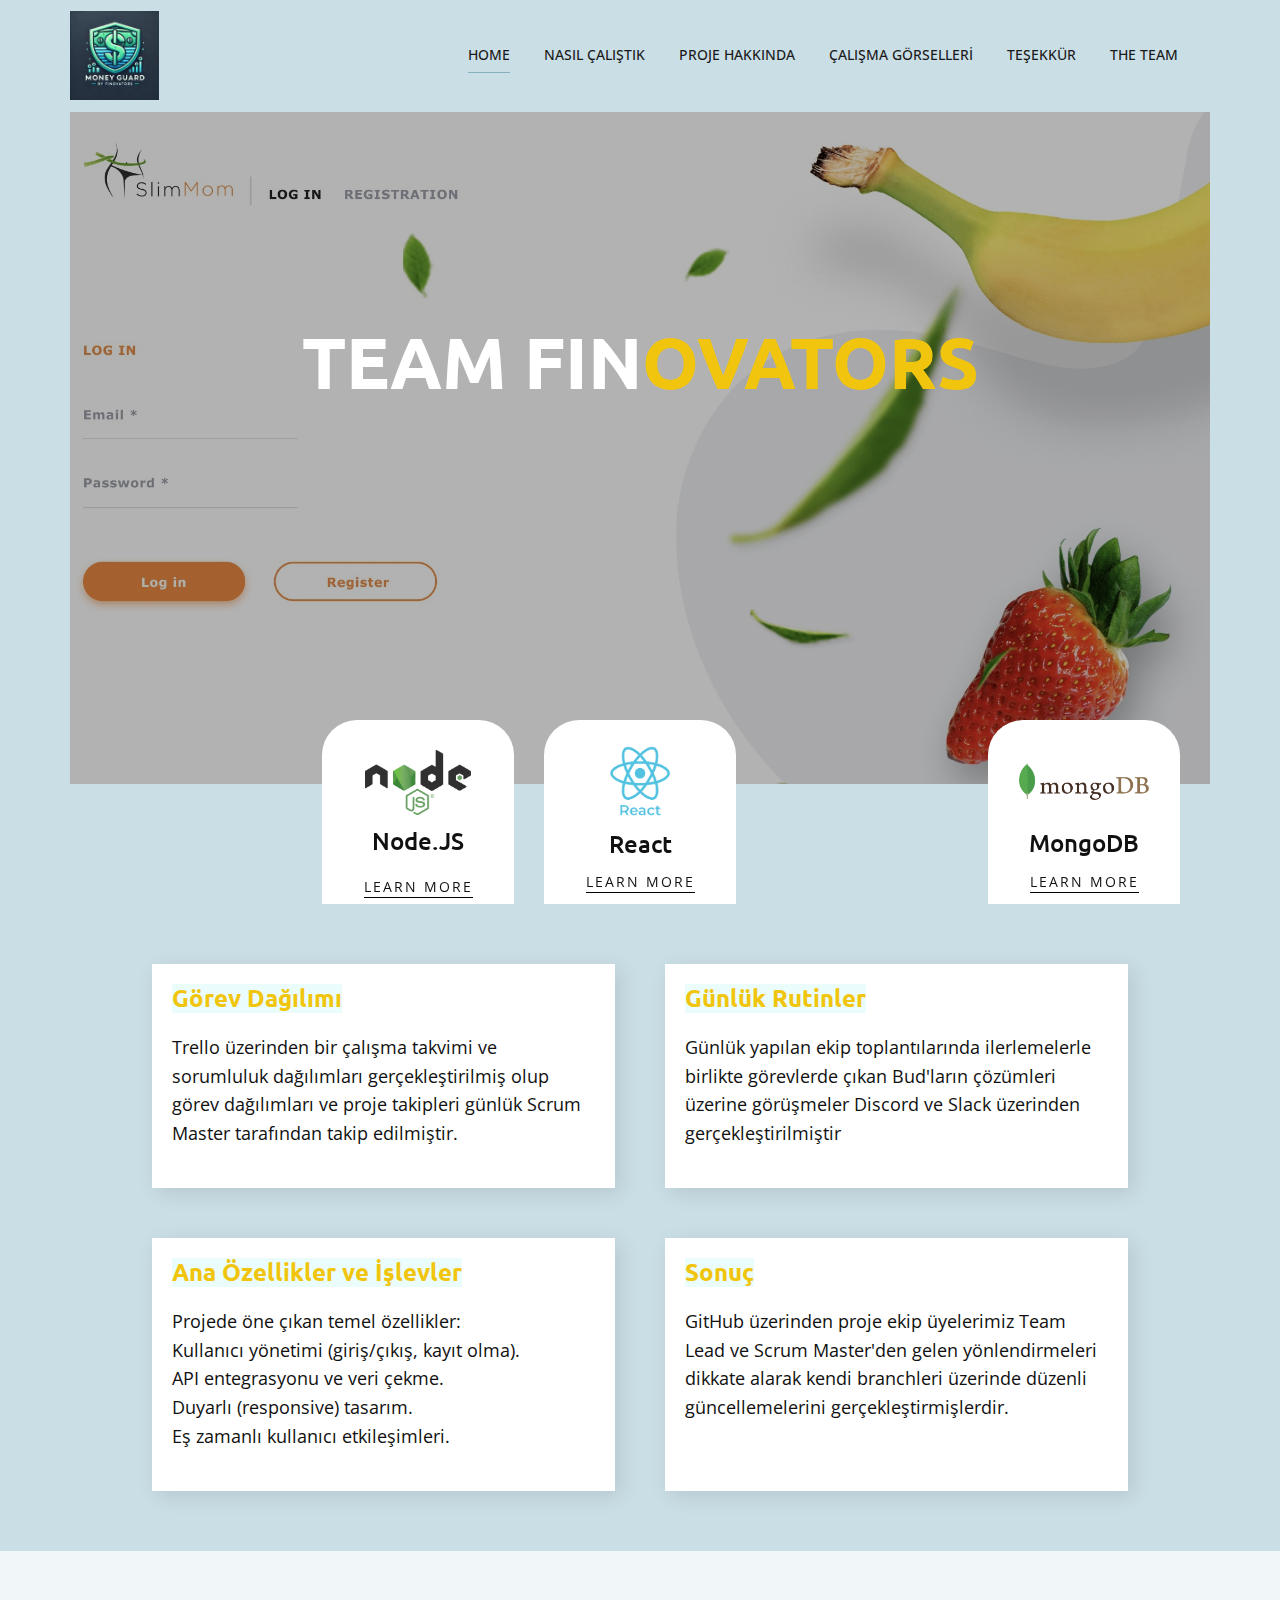
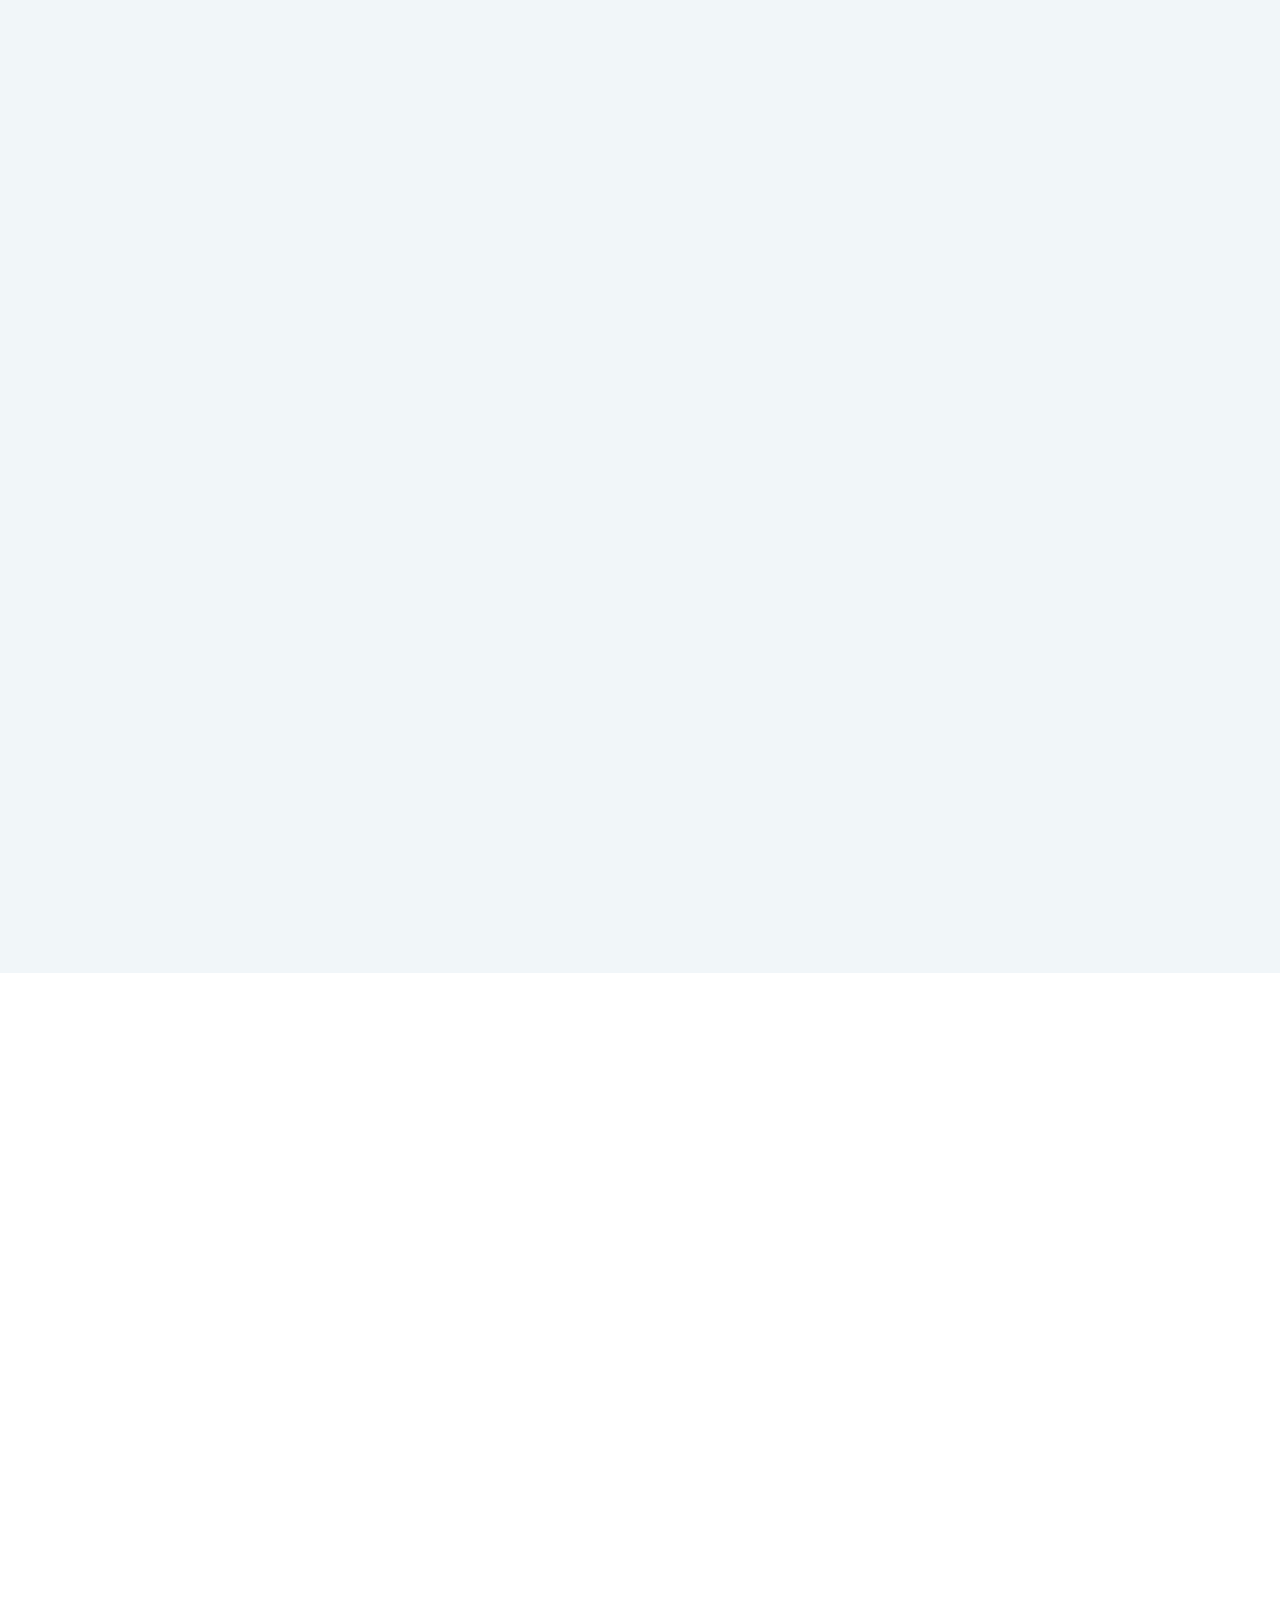
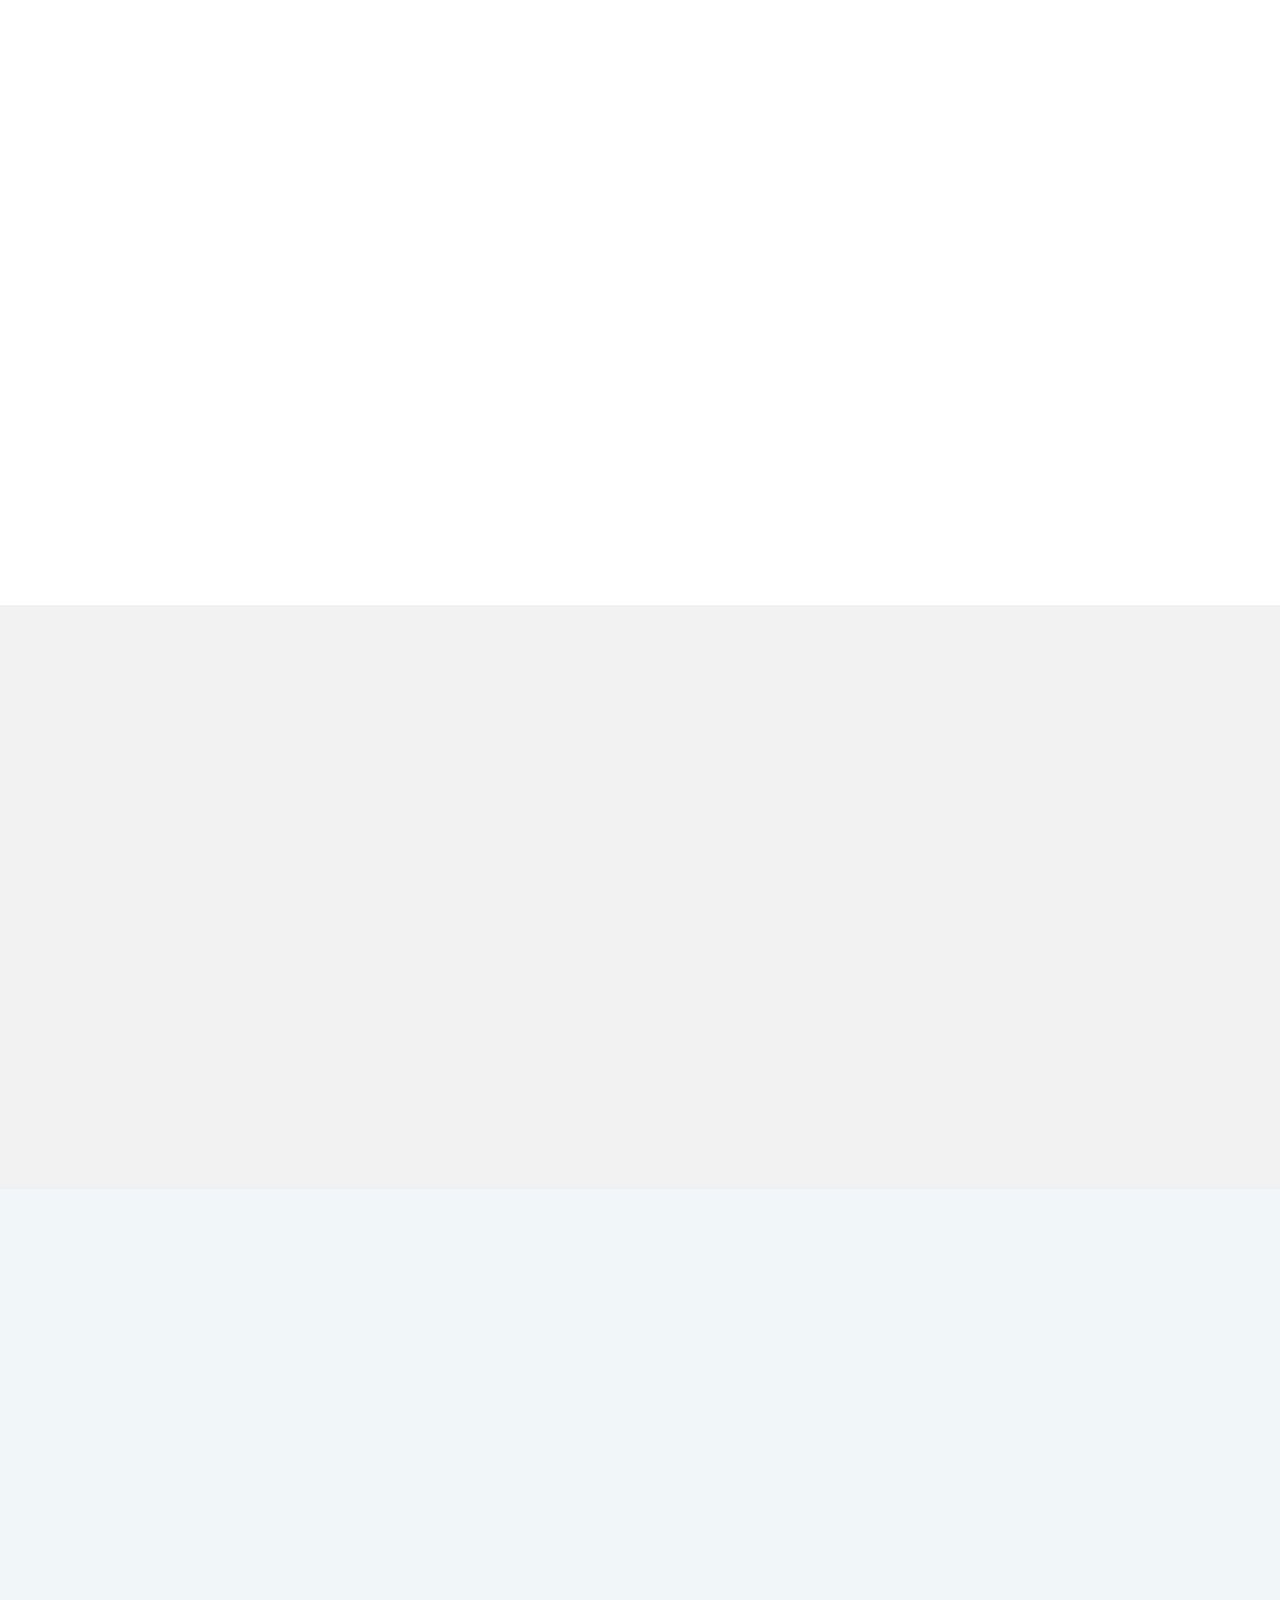
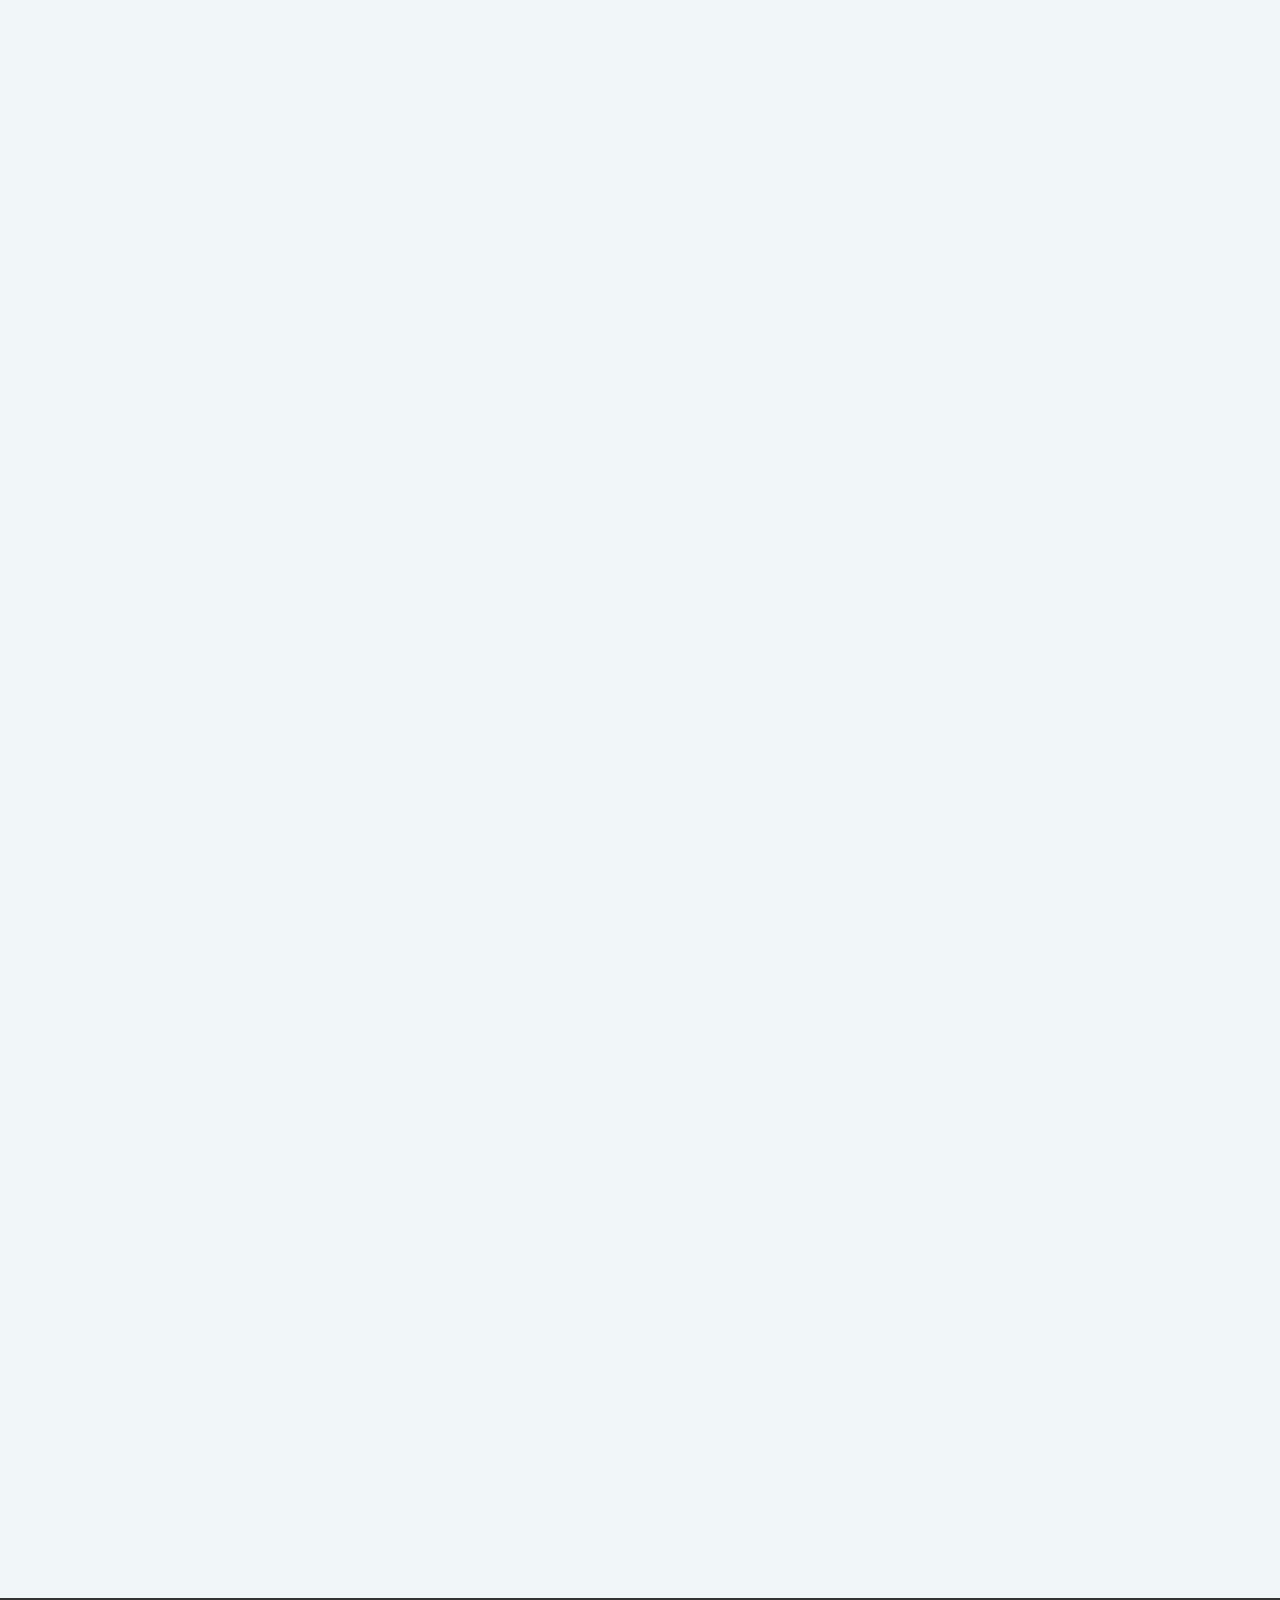
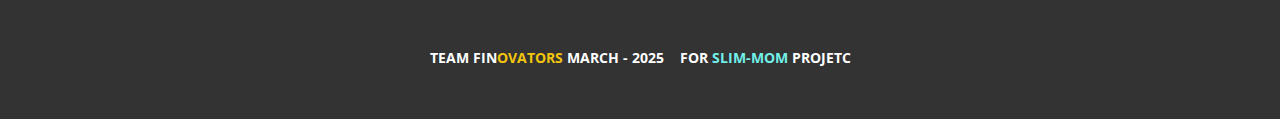
<file: index.html>
<!DOCTYPE html>
<html style="font-size: 16px" lang="tr">
  <head>
    <meta name="viewport" content="width=device-width, initial-scale=1.0" />
    <meta charset="utf-8" />
    <meta
      name="keywords"
      content="Smart Home, About Smart Home​, Manage Everything, ​Ready to build a smarter home?​, ​About Smart Homes, ​What People Say?, ​        Our Works, ​All devices sync together at your home, Our Tea​m, Facts &amp;amp; Questions"
    />
    <meta name="description" content="" />
    <title>Giriş</title>
    <link rel="stylesheet" href="nicepage.css" media="screen" />
    <link rel="stylesheet" href="index.css" media="screen" />
    <script
      class="u-script"
      type="text/javascript"
      src="jquery.js"
      defer=""
    ></script>
    <script
      class="u-script"
      type="text/javascript"
      src="nicepage.js"
      defer=""
    ></script>
    <meta name="generator" content="Nicepage 7.6.4, nicepage.com" />

    <link
      id="u-theme-google-font"
      rel="stylesheet"
      href="https://fonts.googleapis.com/css?family=Ubuntu:300,300i,400,400i,500,500i,700,700i|Open+Sans:300,300i,400,400i,500,500i,600,600i,700,700i,800,800i"
    />
    <link
      id="u-page-google-font"
      rel="stylesheet"
      href="https://fonts.googleapis.com/css?family=Ubuntu:300,300i,400,400i,500,500i,700,700i"
    />
    <script type="application/ld+json">
      {
        "@context": "http://schema.org",
        "@type": "Organization",
        "name": "",
        "logo": "images/192614359.jpeg"
      }
    </script>
    <meta name="theme-color" content="#86afc0" />
    <meta property="og:title" content="Giriş" />
    <meta property="og:type" content="website" />
    <meta data-intl-tel-input-cdn-path="intlTelInput/" />
  </head>
  <body
    data-home-page="Giriş.html"
    data-home-page-title="Giriş"
    data-path-to-root="./"
    data-include-products="false"
    class="u-body u-overlap u-xl-mode"
    data-lang="tr"
  >
    <header
      class="u-clearfix u-header u-sticky-388f"
      id="sec-0168"
      data-animation-name=""
      data-animation-duration="0"
      data-animation-delay="0"
      data-animation-direction=""
    >
      <div
        class="u-clearfix u-sheet u-valign-middle-lg u-valign-middle-md u-valign-middle-sm u-valign-middle-xs u-sheet-1"
      >
        <a
          href="#"
          class="u-image u-logo u-image-1"
          data-image-width="200"
          data-image-height="200"
        >
          <img
            src="images/192614359.jpeg"
            class="u-logo-image u-logo-image-1"
          />
        </a>
        <nav class="u-menu u-menu-one-level u-offcanvas u-menu-1">
          <div
            class="menu-collapse"
            style="
              font-size: 0.875rem;
              letter-spacing: 0px;
              text-transform: uppercase;
              font-weight: 500;
            "
          >
            <a
              class="u-button-style u-custom-active-border-color u-custom-border u-custom-border-color u-custom-borders u-custom-hover-border-color u-custom-left-right-menu-spacing u-custom-padding-bottom u-custom-text-active-color u-custom-text-color u-custom-text-hover-color u-custom-top-bottom-menu-spacing u-hamburger-link u-nav-link u-text-active-palette-1-base u-text-hover-palette-2-base"
              href="#"
            >
              <svg class="u-svg-link" viewBox="0 0 24 24">
                <use xlink:href="#menu-hamburger"></use>
              </svg>
              <svg
                class="u-svg-content"
                version="1.1"
                id="menu-hamburger"
                viewBox="0 0 16 16"
                x="0px"
                y="0px"
                xmlns:xlink="http://www.w3.org/1999/xlink"
                xmlns="http://www.w3.org/2000/svg"
              >
                <g>
                  <rect y="1" width="16" height="2"></rect>
                  <rect y="7" width="16" height="2"></rect>
                  <rect y="13" width="16" height="2"></rect>
                </g>
              </svg>
            </a>
          </div>
          <div class="u-custom-menu u-nav-container">
            <ul class="u-nav u-spacing-30 u-unstyled u-nav-1">
              <li class="u-nav-item">
                <a
                  class="u-border-1 u-border-active-palette-1-base u-border-hover-palette-1-base u-border-no-left u-border-no-right u-border-no-top u-button-style u-nav-link u-text-active-grey-90 u-text-grey-90 u-text-hover-grey-90"
                  href="./#carousel_3dba"
                  data-page-id="3820214"
                  style="padding: 10px 0px"
                  >HOME</a
                >
              </li>
              <li class="u-nav-item">
                <a
                  class="u-border-1 u-border-active-palette-1-base u-border-hover-palette-1-base u-border-no-left u-border-no-right u-border-no-top u-button-style u-nav-link u-text-active-grey-90 u-text-grey-90 u-text-hover-grey-90"
                  href="./#block-1"
                  data-page-id="3820214"
                  style="padding: 10px 0px"
                  >NASIL ÇALIŞTIK</a
                >
              </li>
              <li class="u-nav-item">
                <a
                  class="u-border-1 u-border-active-palette-1-base u-border-hover-palette-1-base u-border-no-left u-border-no-right u-border-no-top u-button-style u-nav-link u-text-active-grey-90 u-text-grey-90 u-text-hover-grey-90"
                  href="./#carousel_82e8"
                  data-page-id="3820214"
                  style="padding: 10px 0px"
                  >PROJE HAKKINDA</a
                >
              </li>
              <li class="u-nav-item">
                <a
                  class="u-border-1 u-border-active-palette-1-base u-border-hover-palette-1-base u-border-no-left u-border-no-right u-border-no-top u-button-style u-nav-link u-text-active-grey-90 u-text-grey-90 u-text-hover-grey-90"
                  href="./#carousel_1fd3"
                  data-page-id="3820214"
                  style="padding: 10px 0px"
                  >ÇALIŞMA GÖRSELLERİ</a
                >
              </li>
              <li class="u-nav-item">
                <a
                  class="u-border-1 u-border-active-palette-1-base u-border-hover-palette-1-base u-border-no-left u-border-no-right u-border-no-top u-button-style u-nav-link u-text-active-grey-90 u-text-grey-90 u-text-hover-grey-90"
                  href="./#carousel_8047"
                  data-page-id="3820214"
                  style="padding: 10px 0px"
                  >TEŞEKKÜR</a
                >
              </li>
              <li class="u-nav-item">
                <a
                  class="u-border-1 u-border-active-palette-1-base u-border-hover-palette-1-base u-border-no-left u-border-no-right u-border-no-top u-button-style u-nav-link u-text-active-grey-90 u-text-grey-90 u-text-hover-grey-90"
                  href="./#carousel_76a1"
                  data-page-id="3820214"
                  style="padding: 10px 0px"
                  >THE TEAM</a
                >
              </li>
            </ul>
          </div>
          <div class="u-custom-menu u-nav-container-collapse">
            <div
              class="u-black u-container-style u-inner-container-layout u-opacity u-opacity-95 u-sidenav"
            >
              <div class="u-inner-container-layout u-sidenav-overflow">
                <div class="u-menu-close"></div>
                <ul
                  class="u-align-center u-nav u-popupmenu-items u-unstyled u-nav-2"
                >
                  <li class="u-nav-item">
                    <a
                      class="u-button-style u-nav-link"
                      href="./#carousel_3dba"
                      data-page-id="3820214"
                      >HOME</a
                    >
                  </li>
                  <li class="u-nav-item">
                    <a
                      class="u-button-style u-nav-link"
                      href="./#block-1"
                      data-page-id="3820214"
                      >NASIL ÇALIŞTIK</a
                    >
                  </li>
                  <li class="u-nav-item">
                    <a
                      class="u-button-style u-nav-link"
                      href="./#carousel_82e8"
                      data-page-id="3820214"
                      >PROJE HAKKINDA</a
                    >
                  </li>
                  <li class="u-nav-item">
                    <a
                      class="u-button-style u-nav-link"
                      href="./#carousel_1fd3"
                      data-page-id="3820214"
                      >ÇALIŞMA GÖRSELLERİ</a
                    >
                  </li>
                  <li class="u-nav-item">
                    <a
                      class="u-button-style u-nav-link"
                      href="./#carousel_8047"
                      data-page-id="3820214"
                      >TEŞEKKÜR</a
                    >
                  </li>
                  <li class="u-nav-item">
                    <a
                      class="u-button-style u-nav-link"
                      href="./#carousel_76a1"
                      data-page-id="3820214"
                      >THE TEAM</a
                    >
                  </li>
                </ul>
              </div>
            </div>
            <div class="u-black u-menu-overlay u-opacity u-opacity-70"></div>
          </div>
        </nav>
      </div>
    </header>
    <section
      class="u-align-center u-clearfix u-container-align-center u-palette-1-light-2 u-valign-top-lg u-section-1"
      src=""
      id="carousel_3dba"
    >
      <div
        class="u-clearfix u-sheet u-valign-middle-lg u-valign-middle-md u-valign-middle-sm u-valign-middle-xs u-sheet-1"
      >
        <div
          class="custom-expanded u-container-align-center u-container-style u-group u-image u-shading u-image-1"
          data-image-width="2004"
          data-image-height="1334"
          data-animation-name="flipIn"
          data-animation-duration="1500"
          data-animation-delay="0"
          data-animation-direction="X"
        >
          <div class="u-container-layout u-container-layout-1">
            <h1
              class="u-align-center u-text u-text-body-alt-color u-text-default u-text-1"
            >
              TEAM ​FIN<span class="u-text-palette-3-base">OVATORS</span>
            </h1>
            <div
              class="data-layout-selected u-clearfix u-expanded-width u-gutter-30 u-layout-spacing-all u-layout-wrap u-layout-wrap-1"
            >
              <div class="u-layout">
                <div class="u-layout-row">
                  <div
                    class="u-size-12-lg u-size-12-xl u-size-16-sm u-size-16-xs u-size-30-md"
                  >
                    <div class="u-layout-col">
                      <div class="u-size-60">
                        <div class="u-layout-row">
                          <div
                            class="u-align-center u-container-align-center u-container-style u-layout-cell u-radius u-shape-round u-size-60 u-white u-layout-cell-1"
                            data-animation-name="customAnimationIn"
                            data-animation-duration="1500"
                            data-animation-delay="250"
                          >
                            <div
                              class="u-container-layout u-valign-top-lg u-valign-top-md u-valign-top-sm u-valign-top-xs u-container-layout-2"
                            >
                              <span
                                class="u-align-center u-file-icon u-icon u-icon-1"
                                data-animation-name=""
                                data-animation-duration="0"
                                data-animation-delay="0"
                                data-animation-direction=""
                                ><img
                                  src="images/613b64fe30e8530004ba3a03.png"
                                  alt=""
                              /></span>
                              <h4 class="u-align-center u-text u-text-2">
                                JavaScript
                              </h4>
                              <a
                                href="https://developer.mozilla.org/en-US/docs/Web/JavaScript"
                                class="u-active-none u-align-center u-border-1 u-border-active-grey-60 u-border-black u-border-hover-grey-60 u-border-no-left u-border-no-right u-border-no-top u-btn u-button-style u-hover-none u-none u-text-body-color u-btn-1"
                                target="_blank"
                                >Learn more</a
                              >
                            </div>
                          </div>
                        </div>
                      </div>
                    </div>
                  </div>
                  <div
                    class="u-size-14-sm u-size-14-xs u-size-24-lg u-size-24-xl u-size-30-md"
                  >
                    <div class="u-layout-col">
                      <div class="u-size-60">
                        <div class="u-layout-row">
                          <div
                            class="u-align-center u-container-align-center u-container-style u-layout-cell u-radius u-shape-rectangle u-size-30 u-white u-layout-cell-2"
                          >
                            <div
                              class="u-container-layout u-valign-top u-container-layout-3"
                            >
                              <span
                                class="u-align-center u-file-icon u-icon u-text-palette-1-base u-icon-2"
                                data-animation-name=""
                                data-animation-duration="0"
                                data-animation-delay="0"
                                data-animation-direction=""
                                ><img
                                  src="images/62a75261223343fbc2207d09.png"
                                  alt=""
                              /></span>
                              <h4 class="u-align-center u-text u-text-3">
                                Node.JS
                              </h4>
                              <a
                                href="https://nodejs.org/docs/latest/api/"
                                class="u-active-none u-align-center u-border-1 u-border-active-grey-60 u-border-black u-border-hover-grey-60 u-border-no-left u-border-no-right u-border-no-top u-btn u-button-style u-hover-none u-none u-text-body-color u-btn-2"
                                target="_blank"
                                >Learn more</a
                              >
                            </div>
                          </div>
                          <div
                            class="u-align-center u-container-align-center u-container-style u-layout-cell u-radius u-size-30 u-white u-layout-cell-3"
                          >
                            <div
                              class="u-container-layout u-valign-top-lg u-valign-top-md u-valign-top-sm u-valign-top-xs u-container-layout-4"
                            >
                              <span
                                class="u-align-center u-file-icon u-icon u-text-palette-1-base u-icon-3"
                                data-animation-name=""
                                data-animation-duration="0"
                                data-animation-delay="0"
                                data-animation-direction=""
                                ><img
                                  src="images/62a74dd1223343fbc2207d00.png"
                                  alt=""
                              /></span>
                              <h4 class="u-align-center u-text u-text-4">
                                React
                              </h4>
                              <a
                                href="https://react.dev/learn"
                                class="u-active-none u-align-center u-border-1 u-border-active-grey-60 u-border-black u-border-hover-grey-60 u-border-no-left u-border-no-right u-border-no-top u-btn u-button-style u-hover-none u-none u-text-body-color u-btn-3"
                                target="_blank"
                                >Learn more</a
                              >
                            </div>
                          </div>
                        </div>
                      </div>
                    </div>
                  </div>
                  <div
                    class="u-size-12-lg u-size-12-xl u-size-14-sm u-size-14-xs u-size-30-md"
                  >
                    <div class="u-layout-col">
                      <div
                        class="u-align-center u-container-align-center u-container-style u-layout-cell u-radius u-shape-rectangle u-size-60 u-white u-layout-cell-4"
                        data-animation-name="customAnimationIn"
                        data-animation-duration="1500"
                        data-animation-delay="250"
                      >
                        <div
                          class="u-container-layout u-valign-top-lg u-valign-top-md u-valign-top-sm u-valign-top-xs u-container-layout-5"
                        >
                          <span
                            class="u-align-center u-file-icon u-icon u-icon-4"
                            data-animation-name=""
                            data-animation-duration="0"
                            data-animation-delay="0"
                            data-animation-direction=""
                            ><img
                              src="images/62cc1b51150d5de9a3dad5f8.png"
                              alt=""
                          /></span>
                          <h4 class="u-align-center u-text u-text-5">
                            Postman
                          </h4>
                          <a
                            href="https://www.postman.com/learn/"
                            class="u-active-none u-align-center u-border-1 u-border-active-grey-60 u-border-black u-border-hover-grey-60 u-border-no-left u-border-no-right u-border-no-top u-btn u-button-style u-hover-none u-none u-text-body-color u-btn-4"
                            target="_blank"
                            >Learn more</a
                          >
                        </div>
                      </div>
                    </div>
                  </div>
                  <div
                    class="u-size-12-lg u-size-12-xl u-size-14-sm u-size-14-xs u-size-30-md"
                  >
                    <div class="u-layout-col">
                      <div
                        class="u-align-center u-container-align-center u-container-style u-layout-cell u-radius u-size-60 u-white u-layout-cell-5"
                      >
                        <div
                          class="u-container-layout u-valign-top-lg u-valign-top-md u-valign-top-sm u-valign-top-xs u-container-layout-6"
                        >
                          <span
                            class="u-align-center u-file-icon u-icon u-icon-5"
                            data-animation-name=""
                            data-animation-duration="0"
                            data-animation-delay="0"
                            data-animation-direction=""
                            ><img
                              src="images/58481021cef1014c0b5e494b.png"
                              alt=""
                          /></span>
                          <h4 class="u-align-center u-text u-text-6">
                            MongoDB
                          </h4>
                          <a
                            href="https://www.mongodb.com/"
                            class="u-active-none u-align-center u-border-1 u-border-active-grey-60 u-border-black u-border-hover-grey-60 u-border-no-left u-border-no-right u-border-no-top u-btn u-button-style u-hover-none u-none u-text-body-color u-btn-5"
                            target="_blank"
                            >Learn more</a
                          >
                        </div>
                      </div>
                    </div>
                  </div>
                </div>
              </div>
            </div>
          </div>
        </div>
      </div>
    </section>
    <section
      class="u-align-center u-clearfix u-container-align-center u-palette-1-light-2 u-section-2"
      id="block-1"
    >
      <div class="u-clearfix u-sheet u-valign-middle u-sheet-1">
        <div class="u-list u-list-1">
          <div class="u-repeater u-repeater-1">
            <div
              class="u-align-left u-container-align-left u-container-style u-list-item u-repeater-item u-white u-list-item-1"
            >
              <div
                class="u-container-layout u-similar-container u-container-layout-1"
              >
                <h4
                  class="u-palette-4-light-3 u-text u-text-default u-text-palette-3-base u-text-1"
                >
                  Görev Dağılımı
                </h4>
                <p class="u-text u-text-default u-text-2">
                  Trello üzerinden bir çalışma takvimi ve sorumluluk dağılımları
                  gerçekleştirilmiş olup görev dağılımları ve proje takipleri
                  günlük Scrum Master tarafından takip edilmiştir.
                </p>
              </div>
            </div>
            <div
              class="u-align-left u-container-align-left u-container-style u-list-item u-repeater-item u-video-cover u-white u-list-item-2"
            >
              <div
                class="u-container-layout u-similar-container u-container-layout-2"
              >
                <h4
                  class="u-palette-4-light-3 u-text u-text-default u-text-palette-3-base u-text-3"
                >
                  Günlük Rutinler
                </h4>
                <p class="u-text u-text-default u-text-4">
                  Günlük yapılan ekip toplantılarında ilerlemelerle birlikte
                  görevlerde çıkan Bud'ların çözümleri üzerine görüşmeler
                  Discord ve Slack üzerinden gerçekleştirilmiştir
                </p>
              </div>
            </div>
            <div
              class="u-align-left u-container-align-left u-container-style u-list-item u-repeater-item u-video-cover u-white u-list-item-3"
            >
              <div
                class="u-container-layout u-similar-container u-container-layout-3"
              >
                <h4
                  class="u-palette-4-light-3 u-text u-text-default u-text-palette-3-base u-text-5"
                >
                  Ana Özellikler ve İşlevler
                </h4>
                <p class="u-text u-text-default u-text-6">
                  Projede öne çıkan temel özellikler:<br />Kullanıcı yönetimi
                  (giriş/çıkış, kayıt olma).<br />API entegrasyonu ve veri
                  çekme.<br />Duyarlı (responsive) tasarım.<br />Eş zamanlı
                  kullanıcı etkileşimleri.
                </p>
              </div>
            </div>
            <div
              class="u-align-left u-container-align-left u-container-style u-list-item u-repeater-item u-video-cover u-white u-list-item-4"
            >
              <div
                class="u-container-layout u-similar-container u-container-layout-4"
              >
                <h4
                  class="u-palette-4-light-3 u-text u-text-default u-text-palette-3-base u-text-7"
                >
                  Sonuç
                </h4>
                <p class="u-text u-text-default u-text-8">
                  GitHub üzerinden proje ekip üyelerimiz Team Lead ve Scrum
                  Master'den gelen yönlendirmeleri dikkate alarak&nbsp;kendi
                  branchleri üzerinde düzenli güncellemelerini
                  gerçekleştirmişlerdir.
                </p>
              </div>
            </div>
          </div>
        </div>
      </div>
    </section>
    <section
      class="u-clearfix u-container-align-center u-palette-1-light-3 u-section-3"
      id="carousel_82e8"
    >
      <div
        class="u-clearfix u-sheet u-valign-middle-lg u-valign-middle-md u-valign-middle-sm u-valign-middle-xs u-sheet-1"
      >
        <div
          class="data-layout-selected u-clearfix u-expanded-width u-layout-wrap u-layout-wrap-1"
        >
          <div class="u-layout">
            <div class="u-layout-row">
              <div
                class="u-container-style u-layout-cell u-palette-1-light-3 u-size-32 u-layout-cell-1"
                data-animation-name="fadeIn"
                data-animation-duration="1500"
                data-animation-delay="500"
              >
                <div
                  class="u-container-layout u-valign-middle-lg u-valign-middle-md u-valign-middle-sm u-valign-middle-xs u-container-layout-1"
                >
                  <h2 class="u-align-left u-text u-text-1">Slim Mom Projesi</h2>
                  <ul
                    class="u-align-left u-custom-list u-spacing-10 u-text u-text-2"
                  >
                    <li style="padding-left: 9px">
                      <div class="u-list-icon">
                        <div>✅</div>
                      </div>
                      <span style="font-size: 1.5rem">
                        <span
                          style="font-weight: 700"
                          class="u-text-palette-2-base"
                          >Frontend (React.js)</span
                        >
                      </span>
                    </li>
                    <li style="padding-left: 9px">
                      <div class="u-list-icon">
                        <div>✅</div>
                      </div>
                      <span style="font-weight: 700">React.js:</span> UI
                      bileşenleri için kullanıldı.
                    </li>
                    <li style="padding-left: 9px">
                      <div class="u-list-icon">
                        <div>✅</div>
                      </div>
                      <span style="font-weight: 700">Redux Toolkit</span>:
                      Global state yönetimi sağlandı.
                    </li>
                    <li style="padding-left: 9px">
                      <div class="u-list-icon">
                        <div>✅</div>
                      </div>
                      <span style="font-weight: 700">Tailwind CSS:</span>
                      Responsive ve modern tasarım için kullanıldı.
                    </li>
                    <li style="padding-left: 9px">
                      <div class="u-list-icon">
                        <div>✅</div>
                      </div>
                      <span style="font-weight: 700">React Router: </span
                      >Sayfalar arası gezinme.
                    </li>
                    <li style="padding-left: 9px">
                      <div class="u-list-icon">
                        <div>✅</div>
                      </div>
                      <span style="font-weight: 700">Formik &amp; Yup:</span>
                      Form doğrulama ve kullanıcı giriş/çıkış işlemleri.
                    </li>
                    <li style="padding-left: 9px">
                      <div class="u-list-icon">
                        <div>✅</div>
                      </div>
                      <span style="font-weight: 700">Axios: </span>API
                      isteklerini yönetmek için.
                    </li>
                    <li style="padding-left: 9px">
                      <div class="u-list-icon">
                        <div>✅</div>
                      </div>
                      <span
                        style="font-weight: 700; font-size: 1.5rem"
                        class="u-text-palette-3-base"
                      >
                        <span class="u-text-palette-2-base"
                          >Backend (Node.js, Express)</span
                        >&nbsp;
                      </span>
                    </li>
                    <li style="padding-left: 9px">
                      <div class="u-list-icon">
                        <div>✅</div>
                      </div>
                      &nbsp;<span style="font-weight: 700"
                        >Node.js &amp; Express.js:</span
                      >
                      REST API oluşturuldu.
                    </li>
                    <li style="padding-left: 9px">
                      <div class="u-list-icon">
                        <div>✅</div>
                      </div>
                      <span style="font-weight: 700"
                        >MongoDB &amp; Mongoose:</span
                      >
                      Kullanıcı verileri ve yemek günlükleri için veritabanı
                      kullanıldı.
                    </li>
                    <li style="padding-left: 9px">
                      <div class="u-list-icon">
                        <div>✅</div>
                      </div>
                      <span style="font-weight: 700"
                        >JWT (JSON Web Token): </span
                      >Kimlik doğrulama ve yetkilendirme sağlandı.
                    </li>
                    <li style="padding-left: 9px">
                      <div class="u-list-icon">
                        <div>✅</div>
                      </div>
                      <span style="font-weight: 700">bcrypt.js:</span> Kullanıcı
                      şifreleri güvenli şekilde saklandı.
                    </li>
                    <li style="padding-left: 9px">
                      <div class="u-list-icon">
                        <div>✅</div>
                      </div>
                      <span style="font-weight: 700">Swagger UI:</span> API
                      dokümantasyonu sağlandı.
                    </li>
                  </ul>
                  <a
                    href="https://github.com/GoIT-Grup-B"
                    class="u-active-grey-80 u-align-left u-border-2 u-border-active-grey-80 u-border-hover-grey-80 u-border-palette-1-base u-btn u-btn-round u-button-style u-hover-grey-80 u-none u-radius-50 u-btn-1"
                    target="_blank"
                    >GITHUB
                  </a>
                  <a
                    href="https://slim-mom-frontend-five.vercel.app/"
                    class="u-active-grey-80 u-align-left u-border-2 u-border-active-grey-80 u-border-hover-grey-80 u-border-palette-1-base u-btn u-btn-round u-button-style u-hover-grey-80 u-none u-radius-50 u-btn-2"
                    target="_blank"
                    >canlı proje
                  </a>
                  <a
                    href="https://slimmom-backend-s8n8.onrender.com/api-docs/"
                    class="u-active-grey-80 u-align-left u-border-2 u-border-active-grey-80 u-border-hover-grey-80 u-border-palette-1-base u-btn u-btn-round u-button-style u-hover-grey-80 u-none u-radius-50 u-btn-3"
                    target="_blank"
                    >backend-api
                  </a>
                </div>
              </div>
              <div
                class="u-container-align-center u-container-style u-layout-cell u-palette-1-light-3 u-size-28 u-layout-cell-2"
              >
                <div
                  class="u-container-layout u-valign-middle u-container-layout-2"
                >
                  <img
                    class="u-border-2 u-border-palette-1-base u-image u-image-contain u-image-round u-radius u-image-1"
                    src="images/slimomlogo.jpg"
                    alt=""
                    data-image-width="636"
                    data-image-height="494"
                    data-animation-name="customAnimationIn"
                    data-animation-duration="1500"
                    data-animation-delay="700"
                  />
                </div>
              </div>
            </div>
          </div>
        </div>
      </div>
    </section>
    <section class="u-clearfix u-section-4" id="carousel_1fd3">
      <div
        class="u-clearfix u-sheet u-valign-middle-lg u-valign-middle-md u-valign-middle-sm u-valign-middle-xs u-sheet-1"
      >
        <h2
          class="u-align-center u-text u-text-1"
          data-animation-name="customAnimationIn"
          data-animation-duration="1500"
        >
          ÇALIŞMA GÖRSELLERİ
        </h2>
        <div class="u-expanded-width u-layout-grid u-list u-list-1">
          <div class="u-repeater u-repeater-1">
            <div
              class="u-container-style u-image u-image-round u-list-item u-radius-25 u-repeater-item u-shading u-image-1"
              data-image-width="2861"
              data-image-height="1635"
              data-animation-name="customAnimationIn"
              data-animation-duration="1500"
              data-animation-delay="500"
            >
              <div
                class="u-container-layout u-similar-container u-valign-bottom-lg u-valign-bottom-md u-valign-bottom-sm u-valign-bottom-xs u-container-layout-1"
              >
                <div
                  class="u-border-3 u-border-white u-line u-line-horizontal u-opacity u-opacity-45 u-line-1"
                  data-animation-name="customAnimationIn"
                  data-animation-duration="1500"
                  data-animation-delay="500"
                ></div>
                <h4
                  class="u-text u-text-default u-text-2"
                  data-animation-name="customAnimationIn"
                  data-animation-duration="1750"
                  data-animation-delay="500"
                >
                  Discord çalışma alanı görseli
                </h4>
              </div>
            </div>
            <div
              class="u-container-style u-image u-image-round u-list-item u-radius-25 u-repeater-item u-shading u-image-2"
              data-image-width="2225"
              data-image-height="1553"
              data-animation-name="customAnimationIn"
              data-animation-duration="1500"
              data-animation-delay="500"
            >
              <div
                class="u-container-layout u-similar-container u-valign-bottom-lg u-valign-bottom-md u-valign-bottom-sm u-valign-bottom-xs u-container-layout-2"
              >
                <div
                  class="u-border-3 u-border-white u-line u-line-horizontal u-opacity u-opacity-45 u-line-2"
                  data-animation-name="customAnimationIn"
                  data-animation-duration="1500"
                  data-animation-delay="500"
                ></div>
                <h4
                  class="u-text u-text-default u-text-3"
                  data-animation-name="customAnimationIn"
                  data-animation-duration="1750"
                  data-animation-delay="500"
                >
                  WhatsApp çalışma alanı görseli
                </h4>
              </div>
            </div>
            <div
              class="u-container-style u-image u-image-round u-list-item u-radius-25 u-repeater-item u-shading u-image-3"
              data-image-width="2803"
              data-image-height="1488"
              data-animation-name="customAnimationIn"
              data-animation-duration="1500"
              data-animation-delay="750"
            >
              <div
                class="u-container-layout u-similar-container u-valign-bottom-lg u-valign-bottom-md u-valign-bottom-sm u-valign-bottom-xs u-container-layout-3"
              >
                <div
                  class="u-border-3 u-border-white u-line u-line-horizontal u-opacity u-opacity-45 u-line-3"
                  data-animation-name="customAnimationIn"
                  data-animation-duration="1500"
                  data-animation-delay="500"
                ></div>
                <h4
                  class="u-text u-text-default u-text-4"
                  data-animation-name="customAnimationIn"
                  data-animation-duration="1750"
                  data-animation-delay="500"
                >
                  Trello çalışma görseli
                </h4>
              </div>
            </div>
            <div
              class="u-container-style u-image u-image-round u-list-item u-radius-25 u-repeater-item u-shading u-image-4"
              data-image-width="2816"
              data-image-height="1411"
              data-animation-name="customAnimationIn"
              data-animation-duration="1500"
              data-animation-delay="750"
            >
              <div
                class="u-container-layout u-similar-container u-valign-bottom-lg u-valign-bottom-md u-valign-bottom-sm u-valign-bottom-xs u-container-layout-4"
              >
                <div
                  class="u-border-3 u-border-white u-line u-line-horizontal u-opacity u-opacity-45 u-line-4"
                  data-animation-name="customAnimationIn"
                  data-animation-duration="1500"
                  data-animation-delay="500"
                ></div>
                <h4
                  class="u-text u-text-default u-text-5"
                  data-animation-name="customAnimationIn"
                  data-animation-duration="1750"
                  data-animation-delay="500"
                >
                  Slack çalışma görseli
                </h4>
              </div>
            </div>
          </div>
        </div>
      </div>
    </section>
    <section
      class="u-align-left u-clearfix u-container-align-center u-container-align-left u-grey-5 u-section-5"
      id="carousel_8047"
    >
      <div class="u-clearfix u-sheet u-valign-middle u-sheet-1">
        <h2
          class="u-align-center u-text u-text-default u-text-1"
          data-animation-name="customAnimationIn"
          data-animation-duration="1500"
          data-animation-delay="200"
        >
          TEŞEKKÜRLERİMİZLE...
        </h2>
        <div class="u-expanded-width u-list u-list-1">
          <div class="u-repeater u-repeater-1">
            <div
              class="u-container-align-left u-container-style u-list-item u-radius u-repeater-item u-shape-round u-white u-list-item-1"
              data-animation-name="customAnimationIn"
              data-animation-duration="1500"
              data-animation-delay="500"
            >
              <div
                class="u-container-layout u-similar-container u-valign-top u-container-layout-1"
              >
                <p class="u-align-left u-text u-text-2">
                  Bu bir yıllık zorlu ama bir o kadar da heyecan verici
                  yolculuğumuzda, sadece yazılım geliştirmeyi değil, aynı
                  zamanda ekip olmayı, çözüm üretmeyi ve birlikte başarmanın
                  gücünü öğrendik. MERN Stack eğitimi süresince bizlere yön
                  gösteren ve ilham olan GOIT Türkiye Eğitim Ekibi’ne,
                  verdikleri emek ve değerli katkılar için sonsuz teşekkür
                  ederiz. Başta, yalnızca bir öğretmen değil aynı zamanda
                  yolumuza ışık tutan bir rehber olan değerli hocamız
                  <span style="font-weight: 700">Abdullah Sevmez</span>’e, her
                  sorumuzda sabırla yanımızda olan, gelişimimizi içtenlikle
                  destekleyen kıymetli mentörümüz
                  <span style="font-weight: 700">Hüseyin Ömer Güray</span>’a
                  gönülden teşekkür ederiz. Eğitim sürecimiz boyunca bizleri
                  destekleyen ve gelişimimize katkıda bulunan danışmanımız
                  <span style="font-weight: 700">Kevser Senanur İpek’</span>e ve
                  her an ulaşılabilirliği, çözüm odaklılığı ve içten
                  yaklaşımıyla bizi daima motive eden eğitim koordinatörümüz
                  <span style="font-weight: 700">Aycan Berktaşoğlu</span>’na
                  ayrıca minnettarız. Her biri kendi alanında harika olan 7
                  kişilik ekibimizle birlikte çıktığımız bu projede, sadece kod
                  değil, karakter de yazdık. Başarımızda emeği geçen herkese
                  teşekkür eder, bu yolculuğun ilk ama en unutulmaz adımı
                  olduğunu bilerek yola devam ederiz. 💚 Teşekkürler GOIT
                  ailesi...
                </p>
                <div
                  class="u-align-left u-border-2 u-border-palette-1-light-1 u-expanded-width u-line u-line-horizontal u-line-1"
                ></div>
                <h6
                  class="u-align-center u-text u-text-palette-1-light-1 u-text-3"
                >
                  TURKEY, MaRT 2024
                </h6>
              </div>
            </div>
          </div>
        </div>
      </div>
    </section>
    <section
      class="u-align-center u-clearfix u-container-align-center u-palette-1-light-3 u-section-6"
      id="carousel_76a1"
    >
      <div class="u-clearfix u-sheet u-valign-middle u-sheet-1">
        <h2
          class="u-align-center u-text u-text-default u-text-1"
          data-animation-name="customAnimationIn"
          data-animation-duration="1500"
          data-animation-delay="200"
        >
          Our Tea​m
        </h2>
        <div class="u-expanded-width u-list u-list-1">
          <div class="u-repeater u-repeater-1">
            <div
              class="u-align-center u-container-style u-list-item u-radius u-repeater-item u-shape-round u-white u-list-item-1"
              data-animation-name="customAnimationIn"
              data-animation-duration="1500"
              data-animation-delay="500"
            >
              <div
                class="u-container-layout u-similar-container u-valign-top-lg u-valign-top-md u-valign-top-sm u-valign-top-xs u-container-layout-1"
              >
                <img
                  alt=""
                  class="u-expanded-width u-image u-image-round u-radius u-image-1"
                  data-image-width="1520"
                  data-image-height="1523"
                  src="images/heza.jpg"
                />
                <h4 class="u-align-center u-text u-text-2">Heza GOLCUK</h4>
                <h6 class="u-align-center u-text u-text-grey-50 u-text-3">
                  SCRUM MASTER
                </h6>
                <p class="u-align-center u-text u-text-4">
                  Projenin Scrum Master olarak görev aldım ayrıca&nbsp; Backend
                  ve Frontend bölümünde Loader (Spinner) tarafımca
                  yapılmıştır&nbsp;<br />
                  <br />
                  <br />
                </p>
                <div class="u-align-left u-social-icons u-social-icons-1">
                  <a
                    class="u-social-url"
                    title="instagram"
                    target="_blank"
                    href="https://github.com/Hezaarfenn"
                  >
                    <span
                      class="u-file-icon u-icon u-social-icon u-social-instagram u-icon-1"
                      ><img src="images/919847.png" alt=""
                    /></span>
                  </a>
                  <a
                    class="u-social-url"
                    title="linkedin"
                    target="_blank"
                    href="https://www.linkedin.com/in/heza-g%C3%B6lc%C3%BCk-8a2279312/"
                  >
                    <span
                      class="u-icon u-social-icon u-social-linkedin u-icon-2"
                      ><svg
                        class="u-svg-link"
                        preserveAspectRatio="xMidYMin slice"
                        viewBox="0 0 112 112"
                        style=""
                      >
                        <use xlink:href="#svg-59d7"></use></svg
                      ><svg
                        class="u-svg-content"
                        viewBox="0 0 112 112"
                        x="0"
                        y="0"
                        id="svg-59d7"
                      >
                        <circle
                          fill="currentColor"
                          cx="56.1"
                          cy="56.1"
                          r="55"
                        ></circle>
                        <path
                          fill="#FFFFFF"
                          d="M41.3,83.7H27.9V43.4h13.4V83.7z M34.6,37.9L34.6,37.9c-4.6,0-7.5-3.1-7.5-7c0-4,3-7,7.6-7s7.4,3,7.5,7
      C42.2,34.8,39.2,37.9,34.6,37.9z M89.6,83.7H76.2V62.2c0-5.4-1.9-9.1-6.8-9.1c-3.7,0-5.9,2.5-6.9,4.9c-0.4,0.9-0.4,2.1-0.4,3.3v22.5
      H48.7c0,0,0.2-36.5,0-40.3h13.4v5.7c1.8-2.7,5-6.7,12.1-6.7c8.8,0,15.4,5.8,15.4,18.1V83.7z"
                        ></path></svg
                    ></span>
                  </a>
                </div>
              </div>
            </div>
            <div
              class="u-align-center u-container-style u-list-item u-radius u-repeater-item u-shape-round u-white u-list-item-2"
              data-animation-name="customAnimationIn"
              data-animation-duration="1500"
              data-animation-delay="500"
            >
              <div
                class="u-container-layout u-similar-container u-valign-top-lg u-valign-top-md u-valign-top-sm u-valign-top-xs u-container-layout-2"
              >
                <img
                  alt=""
                  class="u-expanded-width u-image u-image-round u-radius u-image-2"
                  data-image-width="1198"
                  data-image-height="1519"
                  src="images/gizem.jpg"
                />
                <h4 class="u-align-center u-text u-text-5">Gizem GENC</h4>
                <h6 class="u-align-center u-text u-text-grey-50 u-text-6">
                  TEAM LEAD
                </h6>
                <p class="u-align-center u-text u-text-7">
                  Projede Team Lead olarak görev aldım, ayrıca Frontend ve
                  Backend bölümlerinde LoginPage,LoginForm, RegistrationPage ile
                  .form ​kısımları tarafımca yapılmıştır.
                </p>
                <div class="u-align-left u-social-icons u-social-icons-2">
                  <a
                    class="u-social-url"
                    title="instagram"
                    target="_blank"
                    href="https://github.com/gizemcobannnn"
                  >
                    <span
                      class="u-file-icon u-icon u-social-icon u-social-instagram u-icon-3"
                      ><img src="images/919847.png" alt=""
                    /></span>
                  </a>
                  <a
                    class="u-social-url"
                    title="linkedin"
                    target="_blank"
                    href="https://www.linkedin.com/in/gizem-genc/"
                  >
                    <span
                      class="u-icon u-social-icon u-social-linkedin u-icon-4"
                      ><svg
                        class="u-svg-link"
                        preserveAspectRatio="xMidYMin slice"
                        viewBox="0 0 112 112"
                        style=""
                      >
                        <use xlink:href="#svg-0b5d"></use></svg
                      ><svg
                        class="u-svg-content"
                        viewBox="0 0 112 112"
                        x="0"
                        y="0"
                        id="svg-0b5d"
                      >
                        <circle
                          fill="currentColor"
                          cx="56.1"
                          cy="56.1"
                          r="55"
                        ></circle>
                        <path
                          fill="#FFFFFF"
                          d="M41.3,83.7H27.9V43.4h13.4V83.7z M34.6,37.9L34.6,37.9c-4.6,0-7.5-3.1-7.5-7c0-4,3-7,7.6-7s7.4,3,7.5,7
      C42.2,34.8,39.2,37.9,34.6,37.9z M89.6,83.7H76.2V62.2c0-5.4-1.9-9.1-6.8-9.1c-3.7,0-5.9,2.5-6.9,4.9c-0.4,0.9-0.4,2.1-0.4,3.3v22.5
      H48.7c0,0,0.2-36.5,0-40.3h13.4v5.7c1.8-2.7,5-6.7,12.1-6.7c8.8,0,15.4,5.8,15.4,18.1V83.7z"
                        ></path></svg
                    ></span>
                  </a>
                </div>
              </div>
            </div>
            <div
              class="u-align-center u-container-style u-list-item u-radius u-repeater-item u-shape-round u-white u-list-item-3"
              data-animation-name="customAnimationIn"
              data-animation-duration="1500"
              data-animation-delay="500"
            >
              <div
                class="u-container-layout u-similar-container u-valign-top-lg u-valign-top-md u-valign-top-sm u-valign-top-xs u-container-layout-3"
              >
                <img
                  alt=""
                  class="u-expanded-width u-image u-image-round u-radius u-image-3"
                  data-image-width="450"
                  data-image-height="450"
                  src="images/ubat.jpeg"
                />
                <h4 class="u-align-center u-text u-text-8">Subat YUCEL</h4>
                <h6 class="u-align-center u-text u-text-grey-50 u-text-9">
                  DEVELOPER
                </h6>
                <p class="u-align-center u-text u-text-10">
                  Projenin Backend ve Frontend bölümünde CalculatorPage ve
                  CalculatorCalorieForm tarafımca yapılmıştır. <br />
                  <br />
                  <br />
                </p>
                <div class="u-align-left u-social-icons u-social-icons-3">
                  <a
                    class="u-social-url"
                    title="instagram"
                    target="_blank"
                    href="http://github.com/subatyucel"
                  >
                    <span
                      class="u-file-icon u-icon u-social-icon u-social-instagram u-icon-5"
                      ><img src="images/919847.png" alt=""
                    /></span>
                  </a>
                  <a
                    class="u-social-url"
                    title="linkedin"
                    target="_blank"
                    href="http://www.linkedin.com/in/subatyucel"
                  >
                    <span
                      class="u-icon u-social-icon u-social-linkedin u-icon-6"
                      ><svg
                        class="u-svg-link"
                        preserveAspectRatio="xMidYMin slice"
                        viewBox="0 0 112 112"
                        style=""
                      >
                        <use xlink:href="#svg-269b"></use></svg
                      ><svg
                        class="u-svg-content"
                        viewBox="0 0 112 112"
                        x="0"
                        y="0"
                        id="svg-269b"
                      >
                        <circle
                          fill="currentColor"
                          cx="56.1"
                          cy="56.1"
                          r="55"
                        ></circle>
                        <path
                          fill="#FFFFFF"
                          d="M41.3,83.7H27.9V43.4h13.4V83.7z M34.6,37.9L34.6,37.9c-4.6,0-7.5-3.1-7.5-7c0-4,3-7,7.6-7s7.4,3,7.5,7
      C42.2,34.8,39.2,37.9,34.6,37.9z M89.6,83.7H76.2V62.2c0-5.4-1.9-9.1-6.8-9.1c-3.7,0-5.9,2.5-6.9,4.9c-0.4,0.9-0.4,2.1-0.4,3.3v22.5
      H48.7c0,0,0.2-36.5,0-40.3h13.4v5.7c1.8-2.7,5-6.7,12.1-6.7c8.8,0,15.4,5.8,15.4,18.1V83.7z"
                        ></path></svg
                    ></span>
                  </a>
                </div>
              </div>
            </div>
          </div>
        </div>
        <div class="u-expanded-width u-list u-list-2">
          <div class="u-repeater u-repeater-2">
            <div
              class="u-align-center u-container-style u-list-item u-radius u-repeater-item u-shape-round u-white u-list-item-4"
              data-animation-name="customAnimationIn"
              data-animation-duration="1500"
              data-animation-delay="500"
            >
              <div
                class="u-container-layout u-similar-container u-valign-top u-container-layout-4"
              >
                <img
                  alt=""
                  class="u-expanded-width u-image u-image-round u-radius u-image-4"
                  data-image-width="800"
                  data-image-height="800"
                  src="images/mete.jpeg"
                />
                <h4 class="u-align-center u-text u-text-11">Mete CIVELEK</h4>
                <h6 class="u-align-center u-text u-text-grey-50 u-text-12">
                  DEVELOPER
                </h6>
                <p class="u-align-center u-text u-text-13">
                  Projenin Backend ve Frontend bölümünde
                  DiaryPage,DiaryDataCalender, DiaryAddProductForm. List
                  .istltem bölümleri tarafımca yapılmıştır.
                </p>
                <div class="u-align-left u-social-icons u-social-icons-4">
                  <a
                    class="u-social-url"
                    title="instagram"
                    target="_blank"
                    href="https://github.com/metlandus"
                  >
                    <span
                      class="u-file-icon u-icon u-social-icon u-social-instagram u-icon-7"
                      ><img src="images/919847.png" alt=""
                    /></span>
                  </a>
                  <a
                    class="u-social-url"
                    title="linkedin"
                    target="_blank"
                    href="https://www.linkedin.com/in/mete-civelek/"
                  >
                    <span
                      class="u-icon u-social-icon u-social-linkedin u-icon-8"
                      ><svg
                        class="u-svg-link"
                        preserveAspectRatio="xMidYMin slice"
                        viewBox="0 0 112 112"
                        style=""
                      >
                        <use xlink:href="#svg-46db"></use></svg
                      ><svg
                        class="u-svg-content"
                        viewBox="0 0 112 112"
                        x="0"
                        y="0"
                        id="svg-46db"
                      >
                        <circle
                          fill="currentColor"
                          cx="56.1"
                          cy="56.1"
                          r="55"
                        ></circle>
                        <path
                          fill="#FFFFFF"
                          d="M41.3,83.7H27.9V43.4h13.4V83.7z M34.6,37.9L34.6,37.9c-4.6,0-7.5-3.1-7.5-7c0-4,3-7,7.6-7s7.4,3,7.5,7
      C42.2,34.8,39.2,37.9,34.6,37.9z M89.6,83.7H76.2V62.2c0-5.4-1.9-9.1-6.8-9.1c-3.7,0-5.9,2.5-6.9,4.9c-0.4,0.9-0.4,2.1-0.4,3.3v22.5
      H48.7c0,0,0.2-36.5,0-40.3h13.4v5.7c1.8-2.7,5-6.7,12.1-6.7c8.8,0,15.4,5.8,15.4,18.1V83.7z"
                        ></path></svg
                    ></span>
                  </a>
                </div>
              </div>
            </div>
            <div
              class="u-align-center u-container-style u-list-item u-radius u-repeater-item u-shape-round u-white u-list-item-5"
              data-animation-name="customAnimationIn"
              data-animation-duration="1500"
              data-animation-delay="500"
            >
              <div
                class="u-container-layout u-similar-container u-valign-top u-container-layout-5"
              >
                <img
                  alt=""
                  class="u-expanded-width u-image u-image-round u-radius u-image-5"
                  data-image-width="460"
                  data-image-height="460"
                  src="images/rojhat.jpeg"
                />
                <h4 class="u-align-center u-text u-text-14">Rojhat BALTA</h4>
                <h6 class="u-align-center u-text u-text-grey-50 u-text-15">
                  DEVELOPER
                </h6>
                <p class="u-align-center u-text u-text-16">
                  Projenin Backend ve Frontend bölümünde Header ve Logo
                  bölümleri tarafımca yapılmıştır.&nbsp;<br />
                  <br />
                  <br />
                </p>
                <div class="u-align-left u-social-icons u-social-icons-5">
                  <a
                    class="u-social-url"
                    title="instagram"
                    target="_blank"
                    href="https://github.com/rojhatbalta"
                  >
                    <span
                      class="u-file-icon u-icon u-social-icon u-social-instagram u-icon-9"
                      ><img src="images/919847.png" alt=""
                    /></span>
                  </a>
                  <a
                    class="u-social-url"
                    title="linkedin"
                    target="_blank"
                    href="https://www.linkedin.com/in/rojhatbalta/"
                  >
                    <span
                      class="u-icon u-social-icon u-social-linkedin u-icon-10"
                      ><svg
                        class="u-svg-link"
                        preserveAspectRatio="xMidYMin slice"
                        viewBox="0 0 112 112"
                        style=""
                      >
                        <use xlink:href="#svg-a07c"></use></svg
                      ><svg
                        class="u-svg-content"
                        viewBox="0 0 112 112"
                        x="0"
                        y="0"
                        id="svg-a07c"
                      >
                        <circle
                          fill="currentColor"
                          cx="56.1"
                          cy="56.1"
                          r="55"
                        ></circle>
                        <path
                          fill="#FFFFFF"
                          d="M41.3,83.7H27.9V43.4h13.4V83.7z M34.6,37.9L34.6,37.9c-4.6,0-7.5-3.1-7.5-7c0-4,3-7,7.6-7s7.4,3,7.5,7
      C42.2,34.8,39.2,37.9,34.6,37.9z M89.6,83.7H76.2V62.2c0-5.4-1.9-9.1-6.8-9.1c-3.7,0-5.9,2.5-6.9,4.9c-0.4,0.9-0.4,2.1-0.4,3.3v22.5
      H48.7c0,0,0.2-36.5,0-40.3h13.4v5.7c1.8-2.7,5-6.7,12.1-6.7c8.8,0,15.4,5.8,15.4,18.1V83.7z"
                        ></path></svg
                    ></span>
                  </a>
                </div>
              </div>
            </div>
            <div
              class="u-align-center u-container-style u-list-item u-radius u-repeater-item u-shape-round u-white u-list-item-6"
              data-animation-name="customAnimationIn"
              data-animation-duration="1500"
              data-animation-delay="500"
            >
              <div
                class="u-container-layout u-similar-container u-valign-top u-container-layout-6"
              >
                <img
                  alt=""
                  class="u-expanded-width u-image u-image-round u-radius u-image-6"
                  data-image-width="943"
                  data-image-height="782"
                  src="images/murat.jpg"
                />
                <h4 class="u-align-center u-text u-text-17">Murat COLAK</h4>
                <h6 class="u-align-center u-text u-text-grey-50 u-text-18">
                  DEVELOPER
                </h6>
                <p class="u-align-center u-text u-text-19">
                  Projenin Backend ve Frontend bölümünde RightSideBar tarafımca
                  yapılmıştır.<br />
                  <br />
                  <br />
                </p>
                <div class="u-align-left u-social-icons u-social-icons-6">
                  <a
                    class="u-social-url"
                    title="instagram"
                    target="_blank"
                    href="https://github.com/zipkaniar"
                  >
                    <span
                      class="u-file-icon u-icon u-social-icon u-social-instagram u-icon-11"
                      ><img src="images/919847.png" alt=""
                    /></span>
                  </a>
                  <a
                    class="u-social-url"
                    title="linkedin"
                    target="_blank"
                    href="https://www.linkedin.com/in/murat-colak-fullstack/"
                  >
                    <span
                      class="u-icon u-social-icon u-social-linkedin u-icon-12"
                      ><svg
                        class="u-svg-link"
                        preserveAspectRatio="xMidYMin slice"
                        viewBox="0 0 112 112"
                        style=""
                      >
                        <use xlink:href="#svg-6281"></use></svg
                      ><svg
                        class="u-svg-content"
                        viewBox="0 0 112 112"
                        x="0"
                        y="0"
                        id="svg-6281"
                      >
                        <circle
                          fill="currentColor"
                          cx="56.1"
                          cy="56.1"
                          r="55"
                        ></circle>
                        <path
                          fill="#FFFFFF"
                          d="M41.3,83.7H27.9V43.4h13.4V83.7z M34.6,37.9L34.6,37.9c-4.6,0-7.5-3.1-7.5-7c0-4,3-7,7.6-7s7.4,3,7.5,7
      C42.2,34.8,39.2,37.9,34.6,37.9z M89.6,83.7H76.2V62.2c0-5.4-1.9-9.1-6.8-9.1c-3.7,0-5.9,2.5-6.9,4.9c-0.4,0.9-0.4,2.1-0.4,3.3v22.5
      H48.7c0,0,0.2-36.5,0-40.3h13.4v5.7c1.8-2.7,5-6.7,12.1-6.7c8.8,0,15.4,5.8,15.4,18.1V83.7z"
                        ></path></svg
                    ></span>
                  </a>
                </div>
              </div>
            </div>
          </div>
        </div>
        <div class="custom-expanded u-list u-list-3">
          <div class="u-repeater u-repeater-3">
            <div
              class="u-align-center u-container-style u-list-item u-radius u-repeater-item u-shape-round u-white u-list-item-7"
              data-animation-name="customAnimationIn"
              data-animation-duration="1500"
              data-animation-delay="500"
            >
              <div
                class="u-container-layout u-similar-container u-valign-top-lg u-valign-top-md u-valign-top-sm u-valign-top-xs u-container-layout-7"
              >
                <img
                  alt=""
                  class="u-expanded-width u-image u-image-round u-radius u-image-7"
                  data-image-width="800"
                  data-image-height="800"
                  src="images/iam001.png"
                />
                <h4 class="u-align-center u-text u-text-20">
                  Muhammet UZUNOGLU&nbsp;
                </h4>
                <h6 class="u-align-center u-text u-text-grey-50 u-text-21">
                  DEVELOPER
                </h6>
                <p class="u-align-center u-text u-text-22">
                  Projenin Backend kısmında Logout bölümü ile Frontend kısmının
                  modal pencere ve userinfo bölümleri ile takım sunumu tarafımca
                  yapılmıştır. <br />
                  <br />
                  <br />
                </p>
                <div class="u-align-left u-social-icons u-social-icons-7">
                  <a
                    class="u-social-url"
                    title="instagram"
                    target="_blank"
                    href="https://github.com/Sailortr"
                  >
                    <span
                      class="u-file-icon u-icon u-social-icon u-social-instagram u-icon-13"
                      ><img src="images/919847.png" alt=""
                    /></span>
                  </a>
                  <a
                    class="u-social-url"
                    title="linkedin"
                    target="_blank"
                    href="https://www.linkedin.com/in/muhammet-uzunoglu-830039339/"
                  >
                    <span
                      class="u-icon u-social-icon u-social-linkedin u-icon-14"
                      ><svg
                        class="u-svg-link"
                        preserveAspectRatio="xMidYMin slice"
                        viewBox="0 0 112 112"
                        style=""
                      >
                        <use xlink:href="#svg-50e2"></use></svg
                      ><svg
                        class="u-svg-content"
                        viewBox="0 0 112 112"
                        x="0"
                        y="0"
                        id="svg-50e2"
                      >
                        <circle
                          fill="currentColor"
                          cx="56.1"
                          cy="56.1"
                          r="55"
                        ></circle>
                        <path
                          fill="#FFFFFF"
                          d="M41.3,83.7H27.9V43.4h13.4V83.7z M34.6,37.9L34.6,37.9c-4.6,0-7.5-3.1-7.5-7c0-4,3-7,7.6-7s7.4,3,7.5,7
      C42.2,34.8,39.2,37.9,34.6,37.9z M89.6,83.7H76.2V62.2c0-5.4-1.9-9.1-6.8-9.1c-3.7,0-5.9,2.5-6.9,4.9c-0.4,0.9-0.4,2.1-0.4,3.3v22.5
      H48.7c0,0,0.2-36.5,0-40.3h13.4v5.7c1.8-2.7,5-6.7,12.1-6.7c8.8,0,15.4,5.8,15.4,18.1V83.7z"
                        ></path></svg
                    ></span>
                  </a>
                </div>
              </div>
            </div>
          </div>
        </div>
      </div>
    </section>

    <footer
      class="u-align-center u-clearfix u-footer u-grey-80 u-footer"
      id="sec-143b"
    >
      <div class="u-clearfix u-sheet u-valign-middle u-sheet-1">
        <p class="u-small-text u-text u-text-variant u-text-1">
          TEAM FIN<span class="u-text-palette-3-base">OVATORS </span> MARCH -
          2025&nbsp; &nbsp; FOR<span class="u-text-palette-4-light-1">
            SLIM-MOM</span
          >
          PROJETC
        </p>
      </div>
    </footer>
  </body>
</html>
</file>
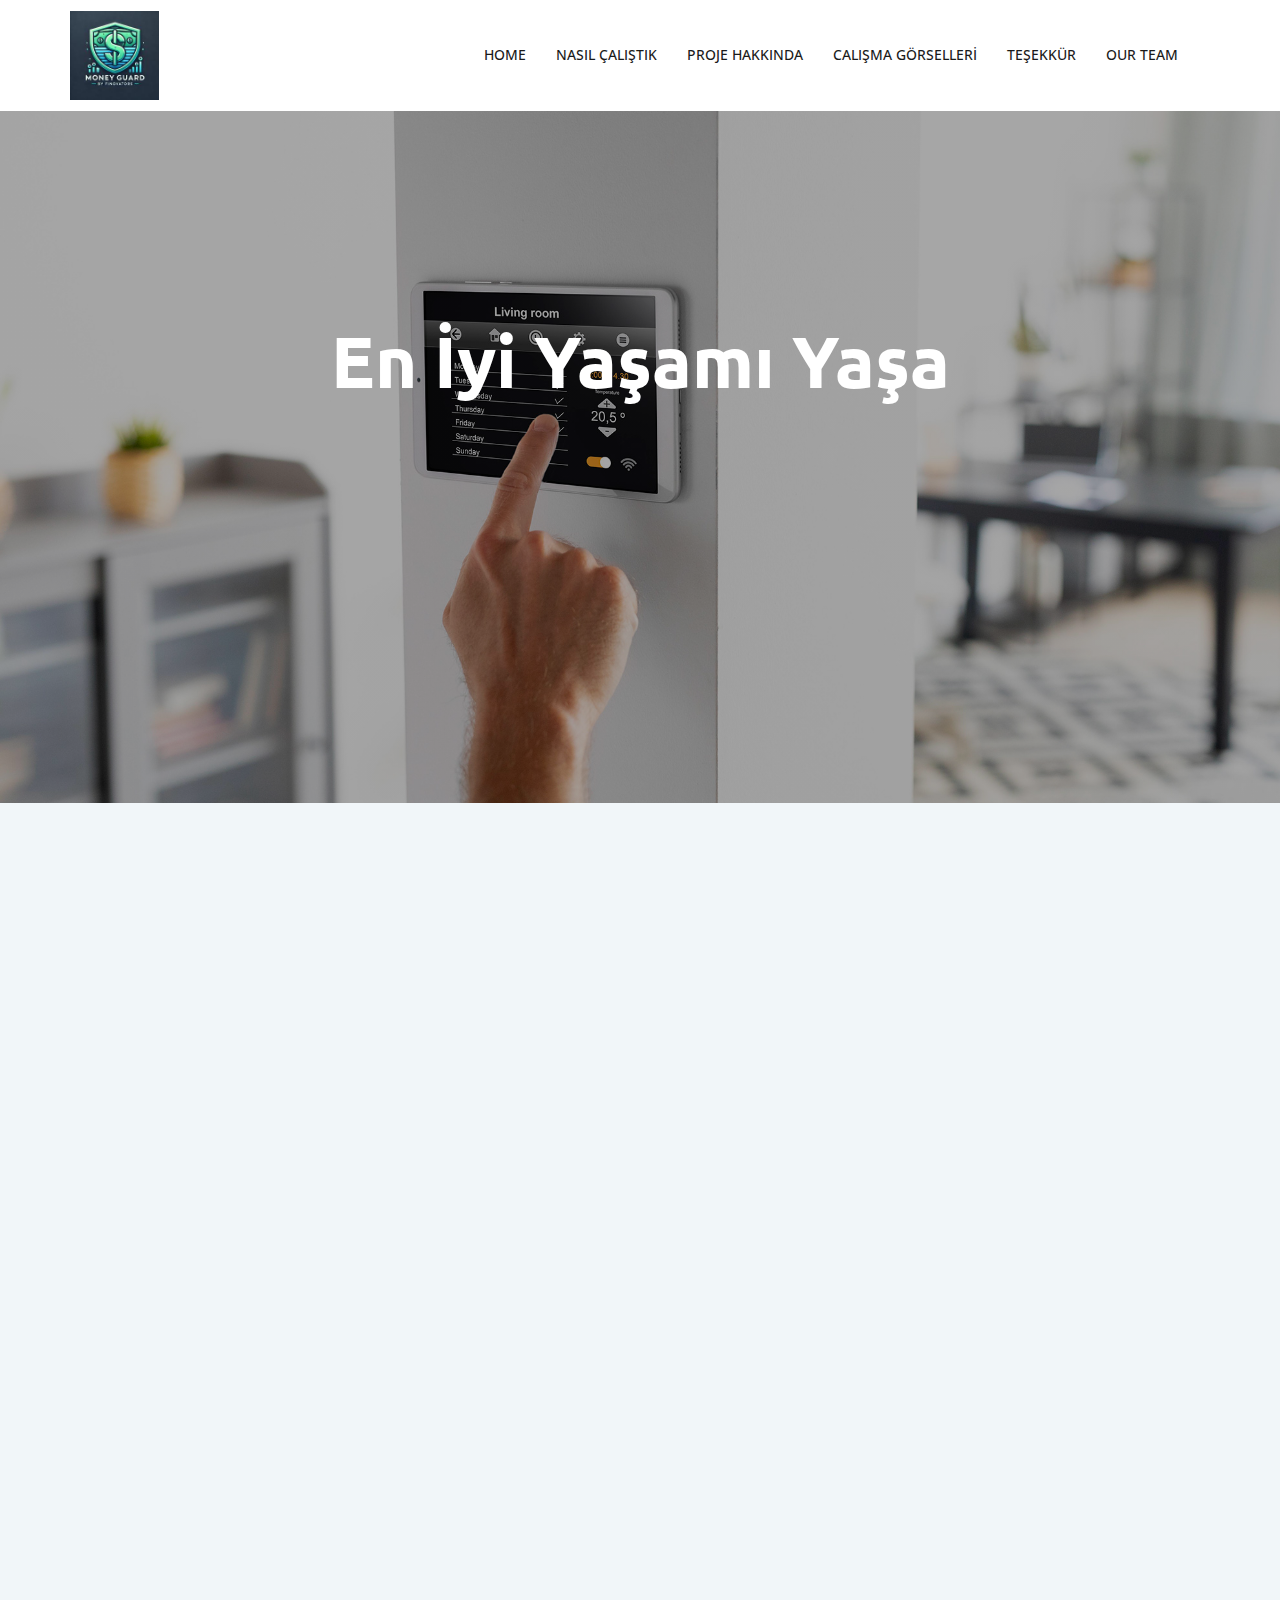
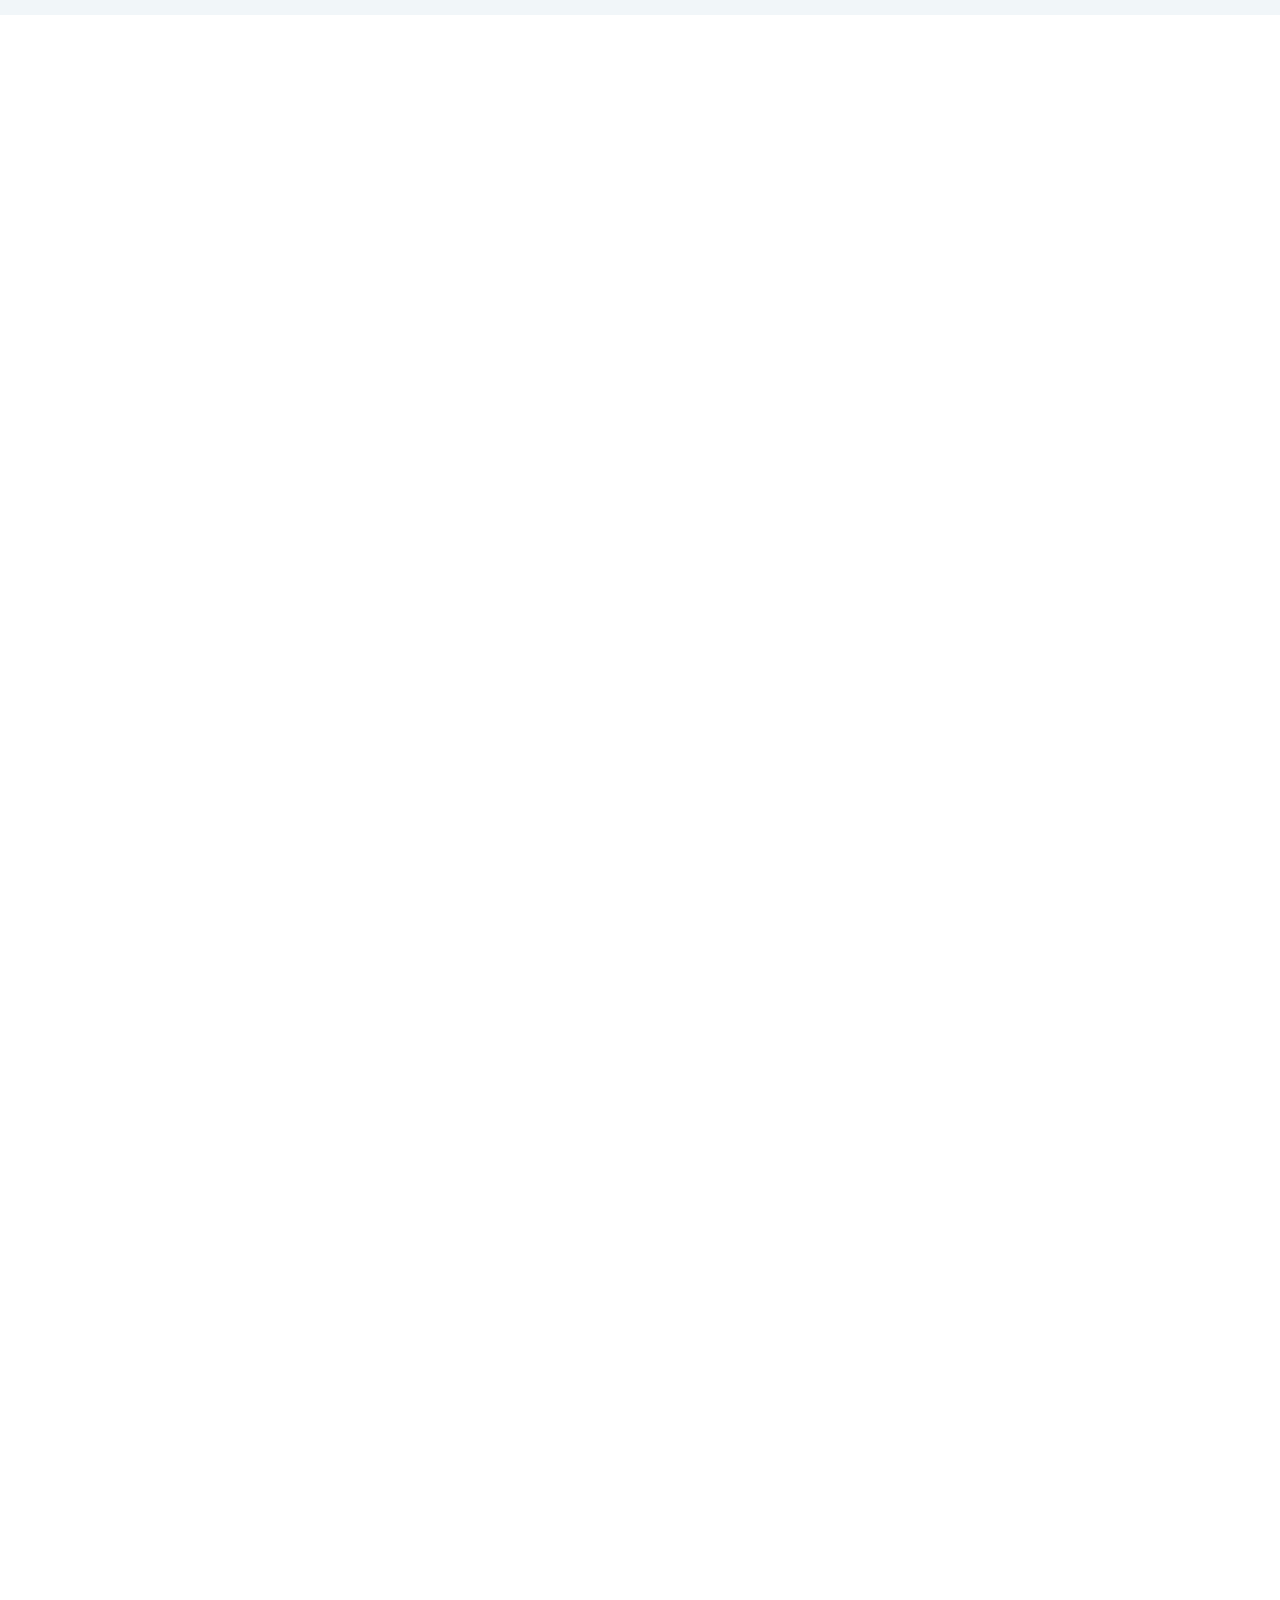
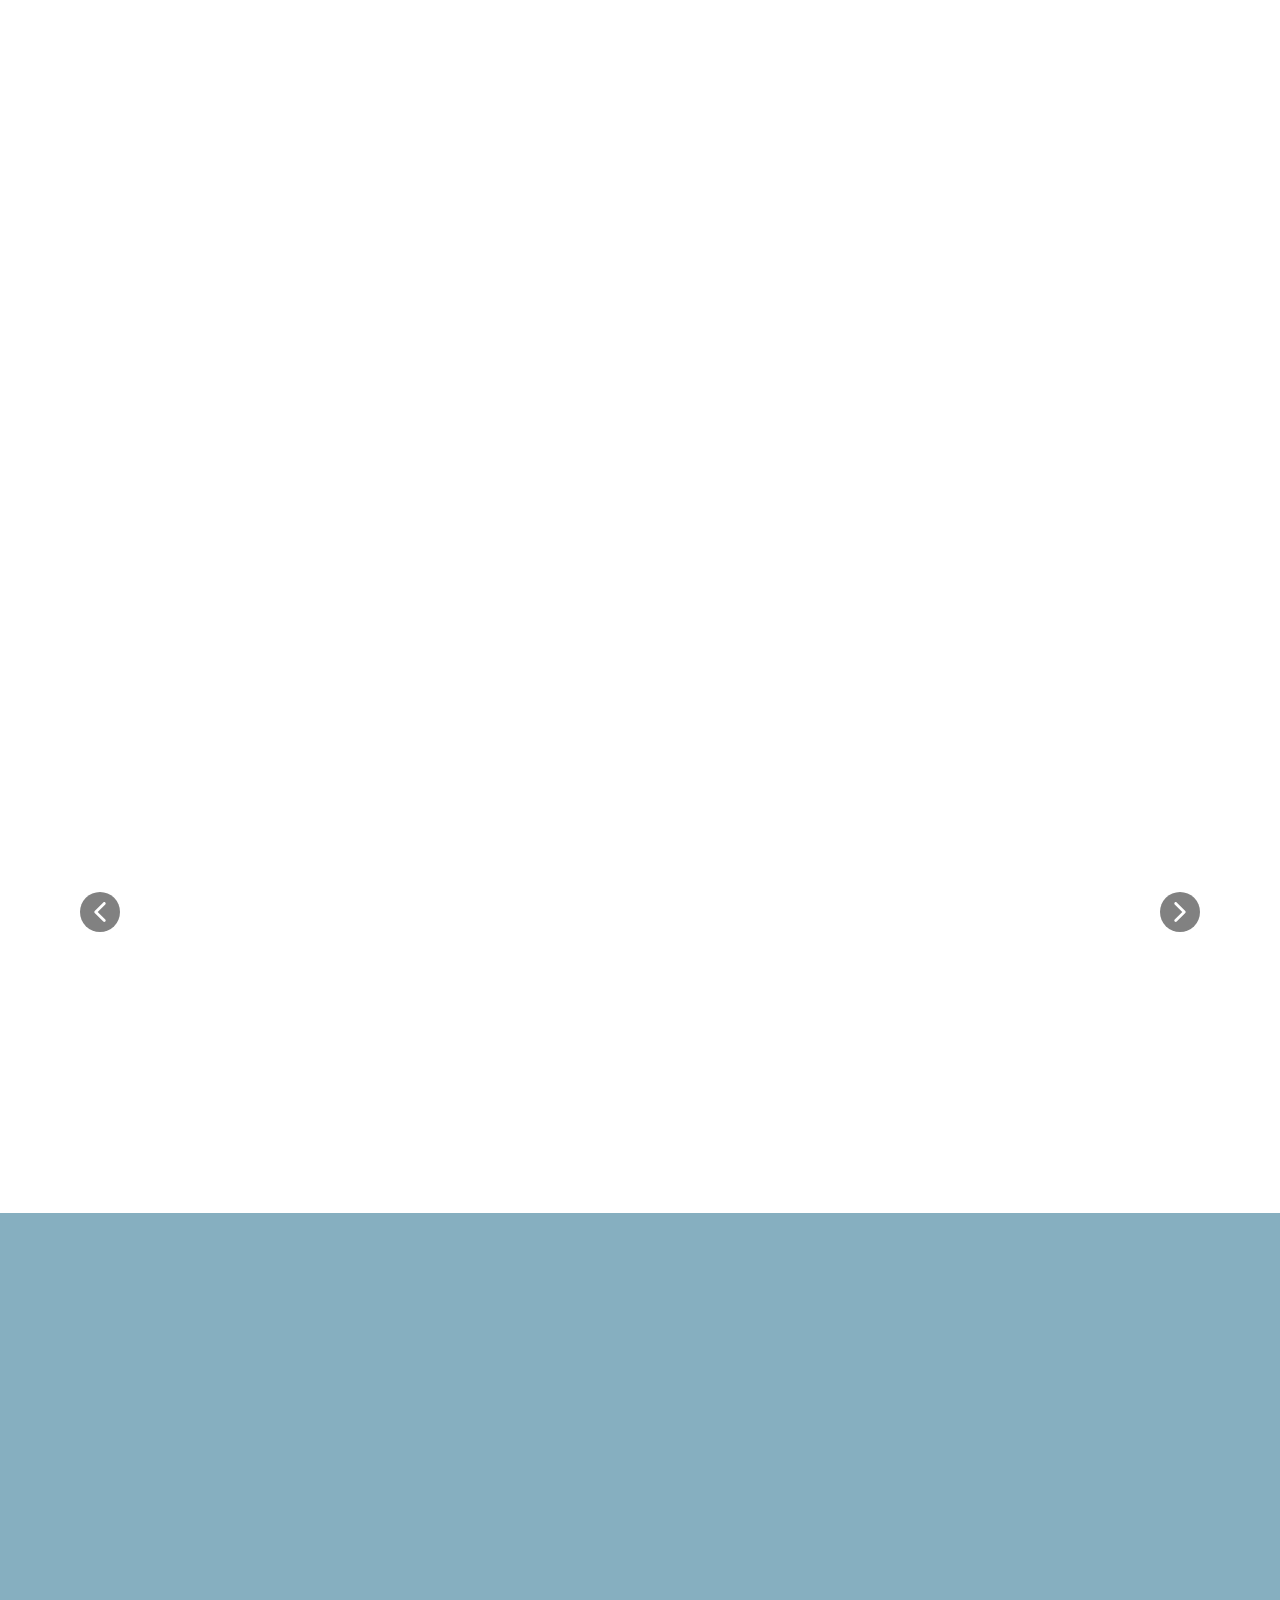
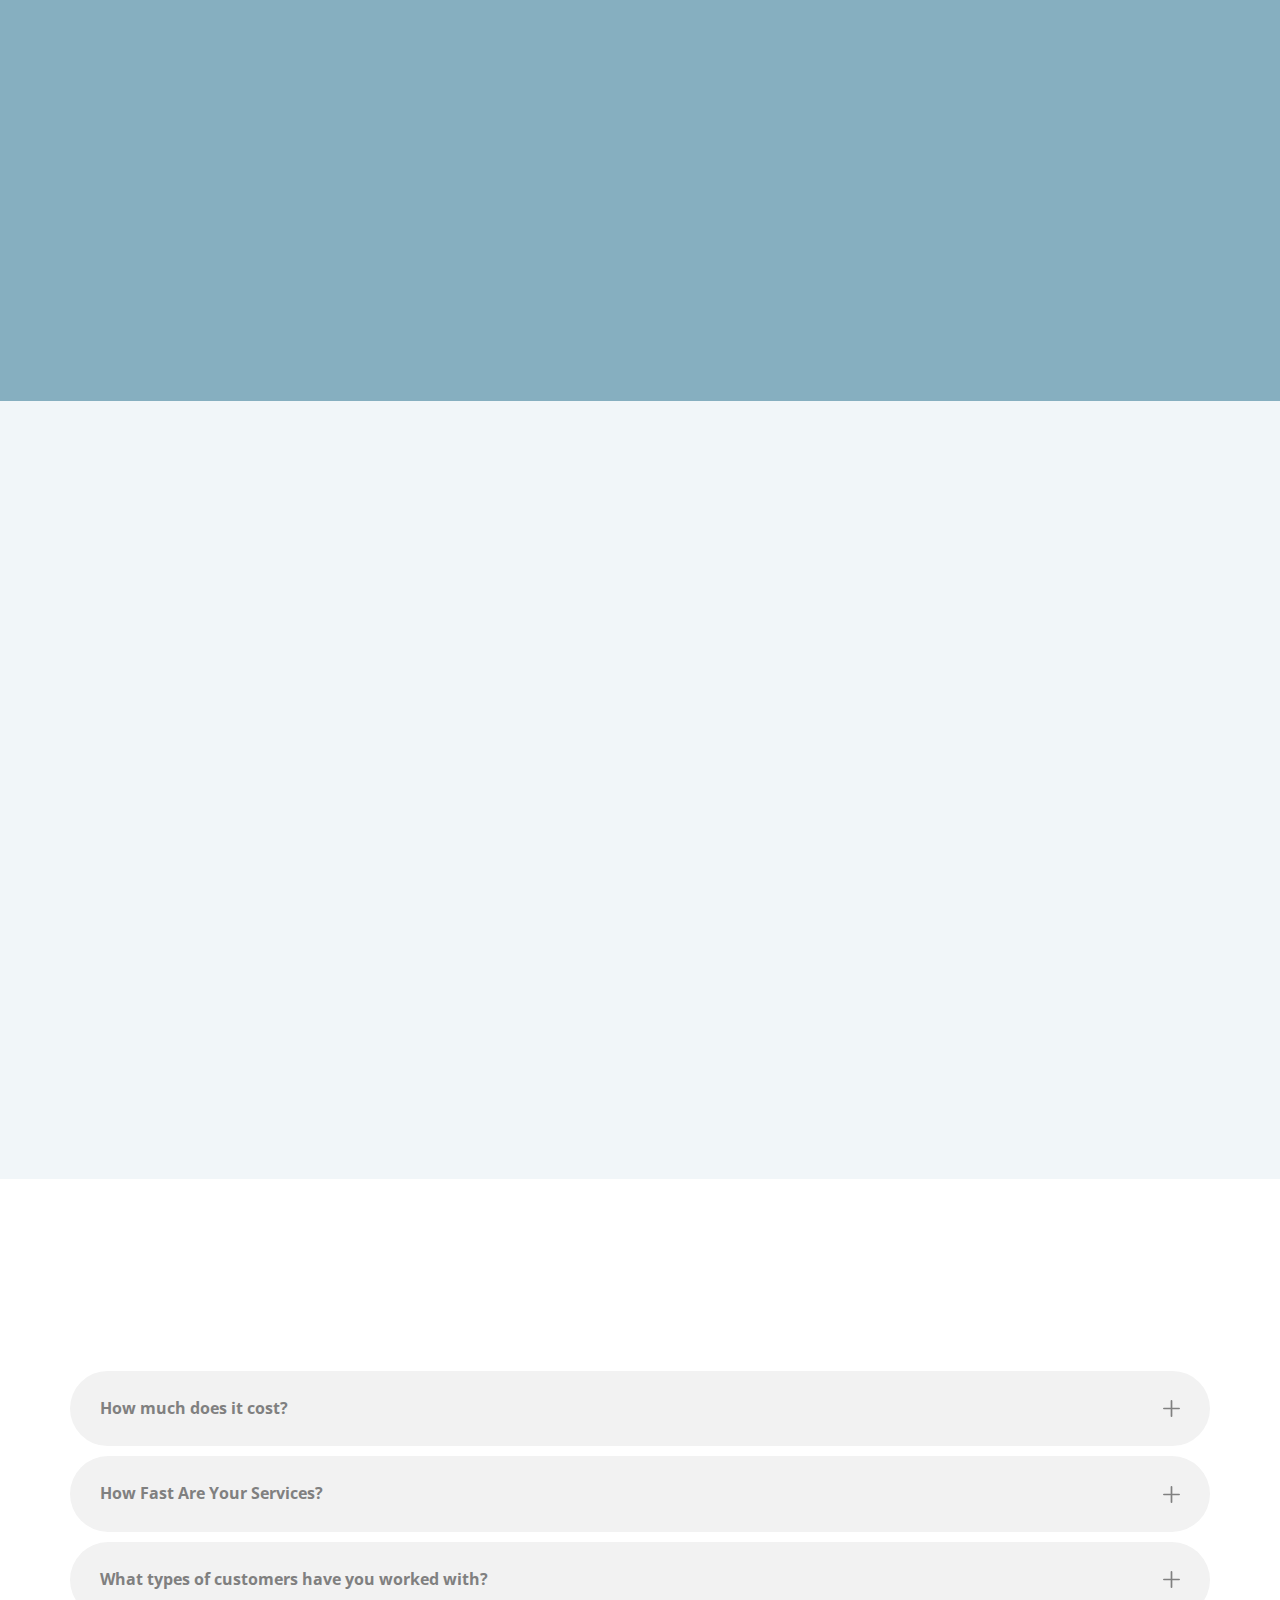
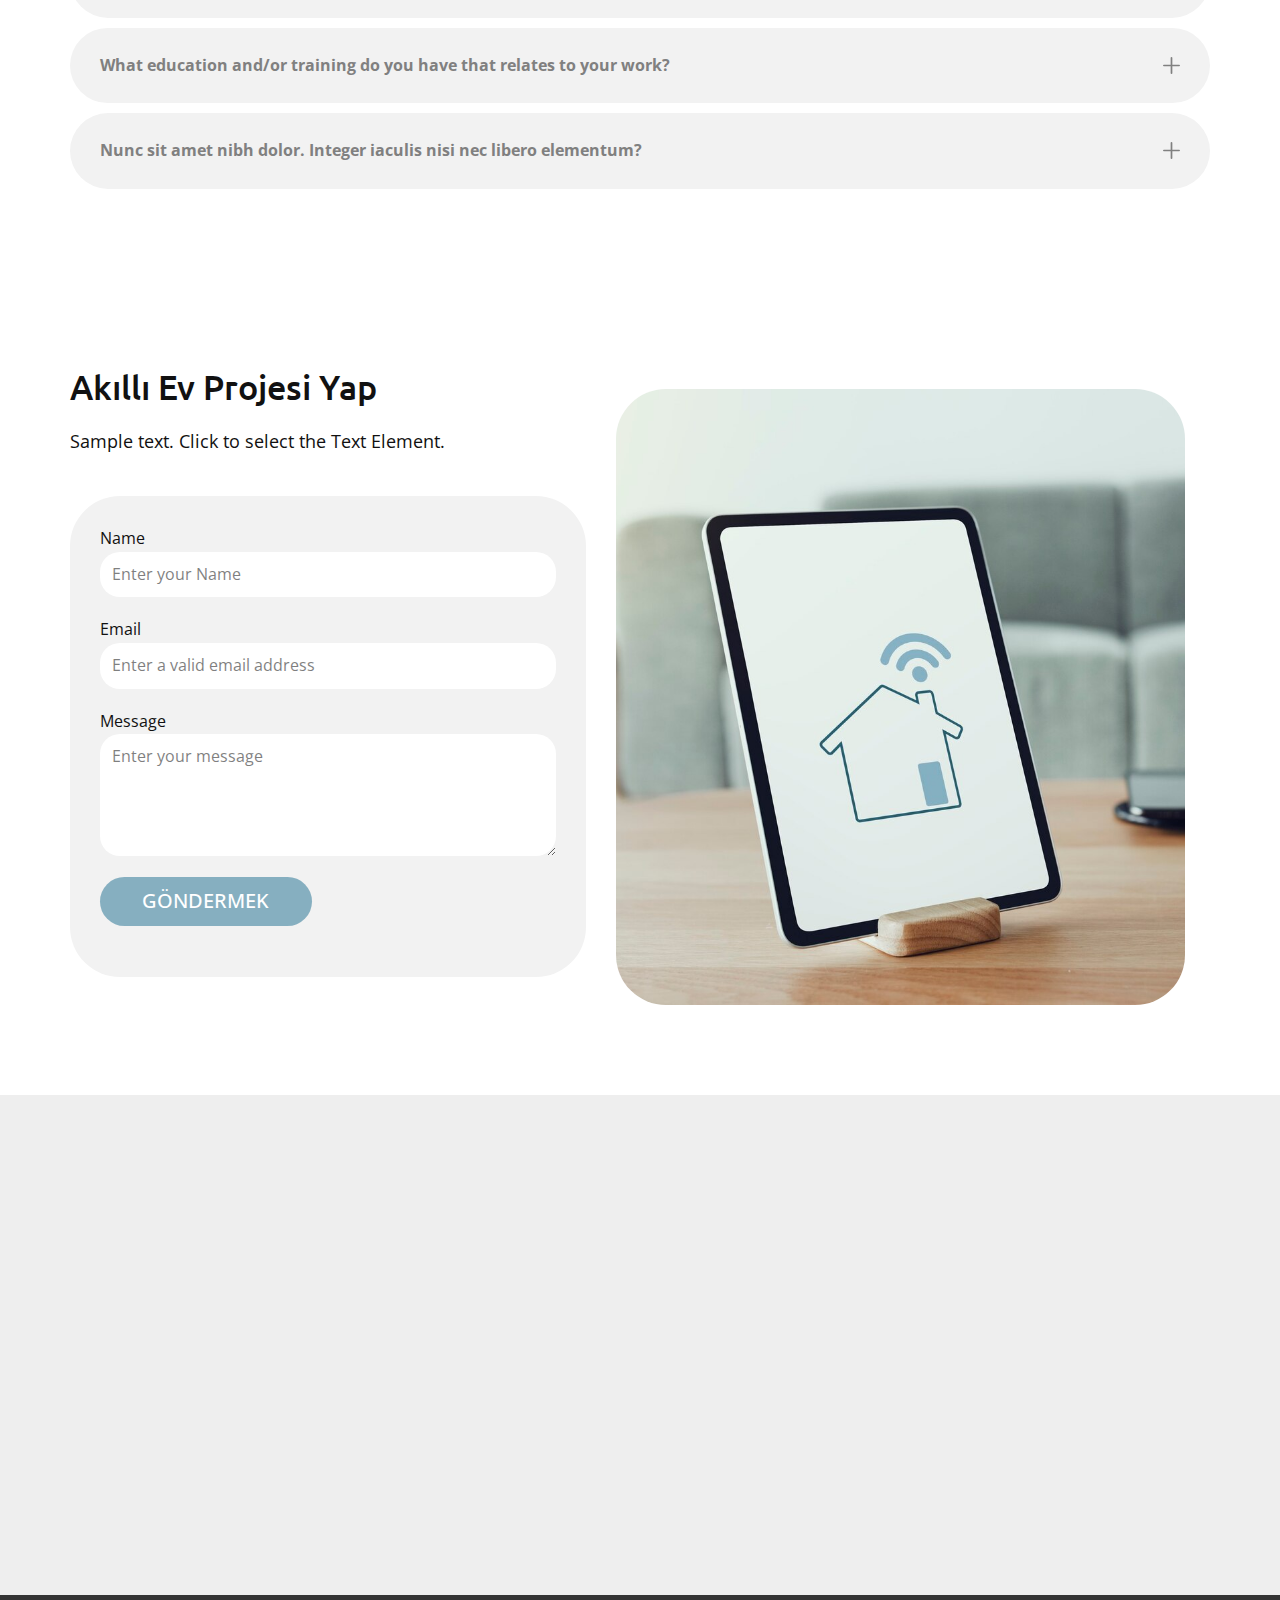
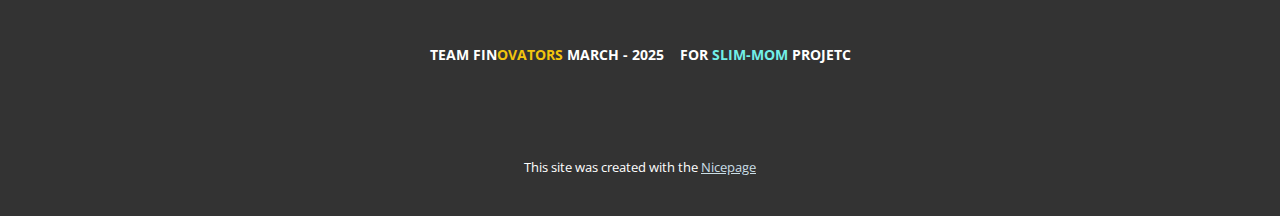
<file: Açılış.html>
<!DOCTYPE html>
<html style="font-size: 16px;" lang="tr"><head>
    <meta name="viewport" content="width=device-width, initial-scale=1.0">
    <meta charset="utf-8">
    <meta name="keywords" content="En İyi Yaşamı Yaşa, İnsanlar Ne Diyor?, Akıllı Evler Hakkında, Daha akıllı bir ev inşa etmeye hazır mısınız?, Her Şeyi Yönetin, Akıllı Ev, Ekibimiz​, Gerçekler ve Sorular">
    <meta name="description" content="">
    <title>Açılış</title>
    <link rel="stylesheet" href="nicepage.css" media="screen">
<link rel="stylesheet" href="Açılış.css" media="screen">
    <script class="u-script" type="text/javascript" src="jquery.js" defer=""></script>
    <script class="u-script" type="text/javascript" src="nicepage.js" defer=""></script>
    <meta name="generator" content="Nicepage 7.6.4, nicepage.com">
    <meta name="referrer" content="origin">
    
    
    
    
    
    
    
    
    
    
    
    
    
    <link id="u-theme-google-font" rel="stylesheet" href="https://fonts.googleapis.com/css?family=Ubuntu:300,300i,400,400i,500,500i,700,700i|Open+Sans:300,300i,400,400i,500,500i,600,600i,700,700i,800,800i">
    <link id="u-page-google-font" rel="stylesheet" href="https://fonts.googleapis.com/css?family=Montserrat:100,100i,200,200i,300,300i,400,400i,500,500i,600,600i,700,700i,800,800i,900,900i|Ubuntu:300,300i,400,400i,500,500i,700,700i">
    <script type="application/ld+json">{
		"@context": "http://schema.org",
		"@type": "Organization",
		"name": "",
		"logo": "images/192614359.jpeg"
}</script>
    <meta name="theme-color" content="#86afc0">
    <meta property="og:title" content="Açılış">
    <meta property="og:type" content="website">
  <meta data-intl-tel-input-cdn-path="intlTelInput/"></head>
  <body data-path-to-root="./" data-include-products="false" class="u-body u-xl-mode" data-lang="tr"><header class="u-clearfix u-header u-sticky-388f" id="sec-0168" data-animation-name="" data-animation-duration="0" data-animation-delay="0" data-animation-direction=""><div class="u-clearfix u-sheet u-valign-middle-lg u-valign-middle-md u-valign-middle-sm u-valign-middle-xs u-sheet-1">
        <a href="#" class="u-image u-logo u-image-1" data-image-width="200" data-image-height="200">
          <img src="images/192614359.jpeg" class="u-logo-image u-logo-image-1">
        </a>
        <nav class="u-menu u-menu-one-level u-offcanvas u-menu-1">
          <div class="menu-collapse" style="font-size: 0.875rem; letter-spacing: 0px; text-transform: uppercase; font-weight: 500;">
            <a class="u-button-style u-custom-active-border-color u-custom-border u-custom-border-color u-custom-borders u-custom-hover-border-color u-custom-left-right-menu-spacing u-custom-padding-bottom u-custom-text-active-color u-custom-text-color u-custom-text-hover-color u-custom-top-bottom-menu-spacing u-hamburger-link u-nav-link u-text-active-palette-1-base u-text-hover-palette-2-base" href="#">
              <svg class="u-svg-link" viewBox="0 0 24 24"><use xlink:href="#menu-hamburger"></use></svg>
              <svg class="u-svg-content" version="1.1" id="menu-hamburger" viewBox="0 0 16 16" x="0px" y="0px" xmlns:xlink="http://www.w3.org/1999/xlink" xmlns="http://www.w3.org/2000/svg"><g><rect y="1" width="16" height="2"></rect><rect y="7" width="16" height="2"></rect><rect y="13" width="16" height="2"></rect>
</g></svg>
            </a>
          </div>
          <div class="u-custom-menu u-nav-container">
            <ul class="u-nav u-spacing-30 u-unstyled u-nav-1"><li class="u-nav-item"><a class="u-border-1 u-border-active-palette-1-base u-border-hover-palette-1-base u-border-no-left u-border-no-right u-border-no-top u-button-style u-nav-link u-text-active-grey-90 u-text-grey-90 u-text-hover-grey-90" href="./#carousel_3dba" data-page-id="3820214" style="padding: 10px 0px;">HOME</a>
</li><li class="u-nav-item"><a class="u-border-1 u-border-active-palette-1-base u-border-hover-palette-1-base u-border-no-left u-border-no-right u-border-no-top u-button-style u-nav-link u-text-active-grey-90 u-text-grey-90 u-text-hover-grey-90" href="./#block-1" data-page-id="3820214" style="padding: 10px 0px;">NASIL ÇALIŞTIK</a>
</li><li class="u-nav-item"><a class="u-border-1 u-border-active-palette-1-base u-border-hover-palette-1-base u-border-no-left u-border-no-right u-border-no-top u-button-style u-nav-link u-text-active-grey-90 u-text-grey-90 u-text-hover-grey-90" href="./#carousel_82e8" data-page-id="3820214" style="padding: 10px 0px;">PROJE HAKKINDA</a>
</li><li class="u-nav-item"><a class="u-border-1 u-border-active-palette-1-base u-border-hover-palette-1-base u-border-no-left u-border-no-right u-border-no-top u-button-style u-nav-link u-text-active-grey-90 u-text-grey-90 u-text-hover-grey-90" href="./#carousel_1fd3" data-page-id="3820214" style="padding: 10px 0px;">CALIŞMA GÖRSELLERİ</a>
</li><li class="u-nav-item"><a class="u-border-1 u-border-active-palette-1-base u-border-hover-palette-1-base u-border-no-left u-border-no-right u-border-no-top u-button-style u-nav-link u-text-active-grey-90 u-text-grey-90 u-text-hover-grey-90" href="./#carousel_8047" data-page-id="3820214" style="padding: 10px 0px;">TEŞEKKÜR</a>
</li><li class="u-nav-item"><a class="u-border-1 u-border-active-palette-1-base u-border-hover-palette-1-base u-border-no-left u-border-no-right u-border-no-top u-button-style u-nav-link u-text-active-grey-90 u-text-grey-90 u-text-hover-grey-90" href="./#carousel_76a1" data-page-id="3820214" style="padding: 10px 0px;">OUR TEAM</a>
</li></ul>
          </div>
          <div class="u-custom-menu u-nav-container-collapse">
            <div class="u-black u-container-style u-inner-container-layout u-opacity u-opacity-95 u-sidenav">
              <div class="u-inner-container-layout u-sidenav-overflow">
                <div class="u-menu-close"></div>
                <ul class="u-align-center u-nav u-popupmenu-items u-unstyled u-nav-2"><li class="u-nav-item"><a class="u-button-style u-nav-link" href="./#carousel_3dba" data-page-id="3820214">HOME</a>
</li><li class="u-nav-item"><a class="u-button-style u-nav-link" href="./#block-1" data-page-id="3820214">NASIL ÇALIŞTIK</a>
</li><li class="u-nav-item"><a class="u-button-style u-nav-link" href="./#carousel_82e8" data-page-id="3820214">PROJE HAKKINDA</a>
</li><li class="u-nav-item"><a class="u-button-style u-nav-link" href="./#carousel_1fd3" data-page-id="3820214">CALIŞMA GÖRSELLERİ</a>
</li><li class="u-nav-item"><a class="u-button-style u-nav-link" href="./#carousel_8047" data-page-id="3820214">TEŞEKKÜR</a>
</li><li class="u-nav-item"><a class="u-button-style u-nav-link" href="./#carousel_76a1" data-page-id="3820214">OUR TEAM</a>
</li></ul>
              </div>
            </div>
            <div class="u-black u-menu-overlay u-opacity u-opacity-70"></div>
          </div>
        </nav>
      </div></header>
    <section class="u-align-center u-clearfix u-container-align-center u-palette-1-light-3 u-section-1" src="" id="carousel_3dba">
      <div class="u-container-align-center u-container-style u-expanded-width u-group u-image u-shading u-image-1" data-image-width="1980" data-image-height="1147" data-animation-name="flipIn" data-animation-duration="1500" data-animation-delay="0" data-animation-direction="X">
        <div class="u-container-layout u-valign-top u-container-layout-1">
          <h1 class="u-align-center u-text u-text-body-alt-color u-text-default u-text-1">En İyi Yaşamı Yaşa</h1>
        </div>
      </div>
      <div class="custom-expanded u-list u-list-1">
        <div class="u-repeater u-repeater-1">
          <div class="u-align-left u-container-align-left u-container-style u-list-item u-radius u-repeater-item u-shape-round u-white u-list-item-1" data-animation-name="customAnimationIn" data-animation-duration="1500" data-animation-delay="500">
            <div class="u-container-layout u-similar-container u-container-layout-2">
              <span class="u-align-center u-file-icon u-icon u-icon-circle u-palette-1-light-3 u-text-palette-1-base u-icon-1"><img src="images/1507052-09f39c58.png" alt=""></span>
              <h4 class="u-align-center u-text u-text-2">Erişim Kontrolü</h4>
              <p class="u-align-center u-text u-text-3">Duis aute irure dolor in reprehenderit in voluptate velit esse cillum dolore eu fugiat nulla pariatur</p>
              <a href="#" class="u-active-none u-align-center u-border-1 u-border-active-grey-60 u-border-black u-border-hover-grey-60 u-border-no-left u-border-no-right u-border-no-top u-btn u-button-style u-hover-none u-none u-text-body-color u-btn-1">Daha</a>
            </div>
          </div>
          <div class="u-align-left u-container-align-left u-container-style u-list-item u-radius u-repeater-item u-shape-round u-white u-list-item-2" data-animation-name="customAnimationIn" data-animation-duration="1500" data-animation-delay="500">
            <div class="u-container-layout u-similar-container u-container-layout-3">
              <span class="u-align-center u-file-icon u-icon u-icon-circle u-palette-1-light-3 u-text-palette-1-base u-icon-2" data-animation-name="" data-animation-duration="0" data-animation-delay="0" data-animation-direction=""><img src="images/8122319-efdab0da.png" alt=""></span>
              <h4 class="u-align-center u-text u-text-4"> Güvenlik</h4>
              <p class="u-align-center u-text u-text-5">Duis aute irure dolor in reprehenderit in voluptate velit esse cillum dolore eu fugiat nulla pariatur</p>
              <a href="#" class="u-active-none u-align-center u-border-1 u-border-active-grey-60 u-border-black u-border-hover-grey-60 u-border-no-left u-border-no-right u-border-no-top u-btn u-button-style u-hover-none u-none u-text-body-color u-btn-2">Daha</a>
            </div>
          </div>
          <div class="u-align-left u-container-align-left u-container-style u-list-item u-radius u-repeater-item u-shape-round u-white u-list-item-3" data-animation-name="customAnimationIn" data-animation-duration="1500" data-animation-delay="500">
            <div class="u-container-layout u-similar-container u-container-layout-4">
              <span class="u-align-center u-file-icon u-icon u-icon-circle u-palette-1-light-3 u-text-palette-1-base u-icon-3"><img src="images/3807317-05fc29c0.png" alt=""></span>
              <h4 class="u-align-center u-text u-text-6">Erişim Kontrolü</h4>
              <p class="u-align-center u-text u-text-7">Duis aute irure dolor in reprehenderit in voluptate velit esse cillum dolore eu fugiat nulla pariatur</p>
              <a href="#" class="u-active-none u-align-center u-border-1 u-border-active-grey-60 u-border-black u-border-hover-grey-60 u-border-no-left u-border-no-right u-border-no-top u-btn u-button-style u-hover-none u-none u-text-body-color u-btn-3">Daha</a>
            </div>
          </div>
        </div>
      </div>
    </section>
    <section class="u-align-left u-clearfix u-container-align-center u-container-align-left u-palette-1-light-3 u-section-2" id="carousel_38ba">
      <div class="u-clearfix u-sheet u-valign-middle u-sheet-1">
        <h2 class="u-align-center u-text u-text-default u-text-1" data-animation-name="customAnimationIn" data-animation-duration="1500" data-animation-delay="200">İnsanlar Ne Diyor?</h2>
        <div class="u-expanded-width u-list u-list-1">
          <div class="u-repeater u-repeater-1">
            <div class="u-align-left u-container-align-left u-container-style u-list-item u-radius u-repeater-item u-shape-round u-white u-list-item-1" data-animation-name="customAnimationIn" data-animation-duration="1500" data-animation-delay="500">
              <div class="u-container-layout u-similar-container u-valign-top u-container-layout-1">
                <h5 class="u-align-left u-custom-font u-font-montserrat u-text u-text-2">Stella Larson</h5>
                <p class="u-align-left u-text u-text-3"> Proin sed libero enim sed faucibus turpis. At imperdiet dui accumsan sit amet nulla facilisi morbi tempus. Ut sem nulla pharetra diam sit amet nisl.&nbsp;</p>
                <div class="u-align-left u-border-2 u-border-palette-1-base u-expanded-width u-line u-line-horizontal u-line-1"></div>
                <h6 class="u-align-left u-text u-text-palette-1-base u-text-4">Pazartesi, Mayıs 2024</h6>
              </div>
            </div>
            <div class="u-align-left u-container-align-left u-container-style u-list-item u-radius u-repeater-item u-shape-round u-white u-list-item-2" data-animation-name="customAnimationIn" data-animation-duration="1500" data-animation-delay="500">
              <div class="u-container-layout u-similar-container u-valign-top u-container-layout-2">
                <h5 class="u-align-left u-custom-font u-font-montserrat u-text u-text-5">Nick Johnson</h5>
                <p class="u-align-left u-text u-text-6"> Proin sed libero enim sed faucibus turpis. At imperdiet dui accumsan sit amet nulla facilisi morbi tempus. Ut sem nulla pharetra diam sit amet nisl.&nbsp;</p>
                <div class="u-align-left u-border-2 u-border-palette-1-base u-expanded-width u-line u-line-horizontal u-line-2"></div>
                <h6 class="u-align-left u-text u-text-palette-1-base u-text-7">Pazartesi, Haziran 2024</h6>
              </div>
            </div>
            <div class="u-align-left u-container-align-left u-container-style u-list-item u-radius u-repeater-item u-shape-round u-white u-list-item-3" data-animation-name="customAnimationIn" data-animation-duration="1500" data-animation-delay="500">
              <div class="u-container-layout u-similar-container u-valign-top u-container-layout-3">
                <h5 class="u-align-left u-custom-font u-font-montserrat u-text u-text-8">Olga İvanova</h5>
                <p class="u-align-left u-text u-text-9"> Proin sed libero enim sed faucibus turpis. At imperdiet dui accumsan sit amet nulla facilisi morbi tempus. Ut sem nulla pharetra diam sit amet nisl.&nbsp;</p>
                <div class="u-align-left u-border-2 u-border-palette-1-base u-expanded-width u-line u-line-horizontal u-line-3"></div>
                <h6 class="u-align-left u-text u-text-palette-1-base u-text-10">Pazartesi, Mayıs 2024</h6>
              </div>
            </div>
          </div>
        </div>
      </div>
    </section>
    <section class="u-clearfix u-container-align-center-md u-container-align-center-sm u-container-align-center-xs u-section-3" id="sec-31fd">
      <div class="u-clearfix u-sheet u-valign-middle u-sheet-1">
        <div class="data-layout-selected u-clearfix u-expanded-width u-gutter-30 u-layout-wrap u-layout-wrap-1">
          <div class="u-layout">
            <div class="u-layout-row">
              <div class="u-container-align-center u-container-style u-image u-image-round u-layout-cell u-radius u-right-cell u-size-26-lg u-size-26-xl u-size-60-md u-size-60-sm u-size-60-xs u-image-1" data-image-width="740" data-image-height="1110" data-animation-name="customAnimationIn" data-animation-duration="1500" data-animation-delay="500">
                <div class="u-container-layout u-container-layout-1"></div>
              </div>
              <div class="u-align-center u-container-align-center u-container-style u-layout-cell u-left-cell u-palette-1-light-3 u-radius u-shape-round u-size-34-lg u-size-34-xl u-size-60-md u-size-60-sm u-size-60-xs u-layout-cell-2" data-animation-name="flipIn" data-animation-duration="1500" data-animation-delay="700" data-animation-direction="X">
                <div class="u-container-layout u-valign-middle u-container-layout-2">
                  <h2 class="u-align-center u-heading-font u-text u-text-1">Akıllı Evler Hakkında</h2>
                  <p class="u-align-center u-text u-text-font u-text-2"> Lorem ipsum dolor sit amet, consectetur adipiscing elit, sed do eiusmod tempor incididunt ut labore et dolore magna aliqua. Ut enim ad minim veniam, quis nostrud exercitation. </p>
                  <div class="u-expanded-width u-list u-list-1">
                    <div class="u-repeater u-repeater-1">
                      <div class="u-container-align-center u-container-style u-list-item u-repeater-item">
                        <div class="u-container-layout u-similar-container u-valign-top u-container-layout-3">
                          <h3 class="u-align-center u-text u-text-palette-1-base u-text-3" data-animation-name="counter" data-animation-event="scroll" data-animation-duration="3000">300+</h3>
                          <h6 class="u-align-center u-text u-text-palette-1-base u-text-4">mutlu müşteriler</h6>
                        </div>
                      </div>
                      <div class="u-container-align-center u-container-style u-list-item u-repeater-item">
                        <div class="u-container-layout u-similar-container u-valign-top u-container-layout-4">
                          <h3 class="u-align-center u-text u-text-palette-1-base u-text-5" data-animation-name="counter" data-animation-event="scroll" data-animation-duration="3000">10+</h3>
                          <h6 class="u-align-center u-text u-text-palette-1-base u-text-6">yılların deneyimi</h6>
                        </div>
                      </div>
                      <div class="u-container-align-center u-container-style u-list-item u-repeater-item">
                        <div class="u-container-layout u-similar-container u-valign-top u-container-layout-5">
                          <h3 class="u-align-center u-text u-text-palette-1-base u-text-7" data-animation-name="counter" data-animation-event="scroll" data-animation-duration="3000">17</h3>
                          <h6 class="u-align-center u-text u-text-palette-1-base u-text-8">ödüller</h6>
                        </div>
                      </div>
                    </div>
                  </div>
                </div>
              </div>
            </div>
          </div>
        </div>
      </div>
    </section>
    <section class="u-clearfix u-container-align-center u-section-4" id="carousel_9b8d">
      <div class="u-clearfix u-sheet u-valign-middle u-sheet-1">
        <div class="custom-expanded data-layout-selected u-clearfix u-gutter-30 u-layout-wrap u-layout-wrap-1">
          <div class="u-gutter-0 u-layout">
            <div class="u-layout-row">
              <div class="u-container-align-left u-container-style u-layout-cell u-size-32-lg u-size-32-xl u-size-60-md u-size-60-sm u-size-60-xs u-layout-cell-1" data-animation-name="customAnimationIn" data-animation-duration="1500" data-animation-delay="500">
                <div class="u-container-layout u-valign-middle u-container-layout-1">
                  <h3 class="u-align-left u-text u-text-1">Evinizin hepsi bir arada ekran merkezi</h3>
                  <div class="u-expanded-width u-list u-list-1">
                    <div class="u-repeater u-repeater-1">
                      <div class="u-container-style u-list-item u-repeater-item">
                        <div class="u-container-layout u-similar-container u-container-layout-2">
                          <h4 class="u-text u-text-default u-text-2">Google Asistan</h4>
                          <div class="u-border-3 u-border-palette-1-base u-line u-line-horizontal u-line-1"></div>
                          <p class="u-text u-text-default u-text-3">Sample text. Click to select the Text Element.</p>
                        </div>
                      </div>
                      <div class="u-container-style u-list-item u-repeater-item">
                        <div class="u-container-layout u-similar-container u-container-layout-3">
                          <h4 class="u-text u-text-default u-text-4">Chrome Cast Dahili</h4>
                          <div class="u-border-3 u-border-palette-1-base u-line u-line-horizontal u-line-2"></div>
                          <p class="u-text u-text-default u-text-5">Sample text. Click to select the Text Element.</p>
                        </div>
                      </div>
                      <div class="u-container-style u-list-item u-repeater-item">
                        <div class="u-container-layout u-similar-container u-container-layout-4">
                          <h4 class="u-text u-text-default u-text-6">6.5MP Kamera</h4>
                          <div class="u-border-3 u-border-palette-1-base u-line u-line-horizontal u-line-3"></div>
                          <p class="u-text u-text-default u-text-7">Sample text. Click to select the Text Element.</p>
                        </div>
                      </div>
                      <div class="u-container-style u-list-item u-repeater-item">
                        <div class="u-container-layout u-similar-container u-container-layout-5">
                          <h4 class="u-text u-text-default u-text-8">10 inç HD Ekran</h4>
                          <div class="u-border-3 u-border-palette-1-base u-line u-line-horizontal u-line-4"></div>
                          <p class="u-text u-text-default u-text-9">Sample text. Click to select the Text Element.</p>
                        </div>
                      </div>
                    </div>
                  </div>
                </div>
              </div>
              <div class="u-container-align-right-xl u-container-style u-layout-cell u-size-28-lg u-size-28-xl u-size-60-md u-size-60-sm u-size-60-xs u-layout-cell-2">
                <div class="u-container-layout u-valign-middle-sm u-valign-middle-xl u-valign-middle-xs u-container-layout-6">
                  <img class="u-expanded-width-sm u-expanded-width-xs u-image u-image-round u-radius u-image-1" src="images/portrait-smiling-young-woman-resting-home-near-tv-watching-television-sitting-floor-drinking-coffee-from-cup_1258-129757.jpg" alt="" data-image-width="1380" data-image-height="920" data-animation-name="customAnimationIn" data-animation-duration="1500" data-animation-delay="500">
                </div>
              </div>
            </div>
          </div>
        </div>
      </div>
    </section>
    <section class="skrollable u-clearfix u-container-align-center u-image u-parallax u-shading u-uploaded-video u-section-5" id="carousel_4bf1" data-image-width="1980" data-image-height="1033">
      <div class="u-clearfix u-sheet u-valign-middle u-sheet-1">
        <h2 class="u-align-center u-text u-text-default u-text-1" data-animation-name="customAnimationIn" data-animation-duration="1500" data-animation-delay="0">Daha akıllı bir ev inşa etmeye hazır mısınız?</h2>
        <p class="u-align-center u-text u-text-2" data-animation-name="customAnimationIn" data-animation-duration="1500" data-animation-delay="500"> Lorem ipsum dolor sit amet, consectetur adipiscing elit, sed do eiusmod tempor incididunt ut labore et dolore magna aliqua. Ut enim ad minim veniam. . </p>
        <a href="#" class="u-active-white u-align-center u-border-2 u-border-active-white u-border-hover-white u-border-white u-btn u-btn-round u-button-style u-hover-white u-none u-radius-50 u-text-active-black u-text-body-alt-color u-text-hover-black u-btn-1" data-animation-name="customAnimationIn" data-animation-duration="1000" data-animation-delay="700">Ücretsiz Tahmin Alın</a>
      </div>
    </section>
    <section class="u-clearfix u-container-align-center u-section-6" id="carousel_1fd3">
      <div class="u-clearfix u-sheet u-valign-middle u-sheet-1">
        <h2 class="u-align-center u-text u-text-default u-text-1" data-animation-name="customAnimationIn" data-animation-duration="1500">Her Şeyi Yönetin</h2>
        <div class="u-expanded-width u-layout-horizontal u-list u-list-1">
          <div class="u-repeater u-repeater-1">
            <div class="u-container-style u-image u-image-round u-list-item u-radius-25 u-repeater-item u-shading u-image-1" data-image-width="1380" data-image-height="918" data-animation-name="customAnimationIn" data-animation-duration="1500" data-animation-delay="500">
              <div class="u-container-layout u-similar-container u-valign-bottom u-container-layout-1">
                <div class="u-border-3 u-border-white u-line u-line-horizontal u-opacity u-opacity-45 u-line-1" data-animation-name="customAnimationIn" data-animation-duration="1500" data-animation-delay="500"></div>
                <h4 class="u-text u-text-default u-text-2" data-animation-name="customAnimationIn" data-animation-duration="1750" data-animation-delay="500">Açıkhava CCTV</h4>
                <p class="u-text u-text-default u-text-3" data-animation-name="customAnimationIn" data-animation-duration="1500" data-animation-delay="700">Ut enim ad minim veniam</p>
              </div>
            </div>
            <div class="u-container-style u-image u-image-round u-list-item u-radius-25 u-repeater-item u-shading u-image-2" data-image-width="740" data-image-height="1110" data-animation-name="customAnimationIn" data-animation-duration="1500" data-animation-delay="500">
              <div class="u-container-layout u-similar-container u-valign-bottom u-container-layout-2">
                <div class="u-border-3 u-border-white u-line u-line-horizontal u-opacity u-opacity-45 u-line-2" data-animation-name="customAnimationIn" data-animation-duration="1500" data-animation-delay="500"></div>
                <h4 class="u-text u-text-default u-text-4" data-animation-name="customAnimationIn" data-animation-duration="1750" data-animation-delay="500">Sıcaklık Kontrolörü</h4>
                <p class="u-text u-text-default u-text-5" data-animation-name="customAnimationIn" data-animation-duration="1500" data-animation-delay="700">Ut enim ad minim veniam</p>
              </div>
            </div>
            <div class="u-container-style u-image u-image-round u-list-item u-radius-25 u-repeater-item u-shading u-image-3" data-image-width="740" data-image-height="1110" data-animation-name="customAnimationIn" data-animation-duration="1500" data-animation-delay="500">
              <div class="u-container-layout u-similar-container u-valign-bottom u-container-layout-3">
                <div class="u-border-3 u-border-white u-line u-line-horizontal u-opacity u-opacity-45 u-line-3" data-animation-name="customAnimationIn" data-animation-duration="1500" data-animation-delay="500"></div>
                <h4 class="u-text u-text-default u-text-6" data-animation-name="customAnimationIn" data-animation-duration="1750" data-animation-delay="500">Takip</h4>
                <p class="u-text u-text-default u-text-7" data-animation-name="customAnimationIn" data-animation-duration="1500" data-animation-delay="700">Ut enim ad minim veniam</p>
              </div>
            </div>
            <div class="u-container-style u-image u-image-round u-list-item u-radius-25 u-repeater-item u-shading u-image-4" data-image-width="1380" data-image-height="920" data-animation-name="customAnimationIn" data-animation-duration="1500" data-animation-delay="750">
              <div class="u-container-layout u-similar-container u-valign-bottom u-container-layout-4">
                <div class="u-border-3 u-border-white u-line u-line-horizontal u-opacity u-opacity-45 u-line-4" data-animation-name="customAnimationIn" data-animation-duration="1500" data-animation-delay="500"></div>
                <h4 class="u-text u-text-default u-text-8" data-animation-name="customAnimationIn" data-animation-duration="1750" data-animation-delay="500">Otomatik Kontrol</h4>
                <p class="u-text u-text-default u-text-9" data-animation-name="customAnimationIn" data-animation-duration="1500" data-animation-delay="700">Ut enim ad minim veniam</p>
              </div>
            </div>
            <div class="u-container-style u-image u-image-round u-list-item u-radius-25 u-repeater-item u-shading u-image-5" data-image-width="740" data-image-height="974" data-animation-name="customAnimationIn" data-animation-duration="1500" data-animation-delay="750">
              <div class="u-container-layout u-similar-container u-valign-bottom u-container-layout-5">
                <div class="u-border-3 u-border-white u-line u-line-horizontal u-opacity u-opacity-45 u-line-5" data-animation-name="customAnimationIn" data-animation-duration="1500" data-animation-delay="500"></div>
                <h4 class="u-text u-text-default u-text-10" data-animation-name="customAnimationIn" data-animation-duration="1750" data-animation-delay="500">Hareket Sensörü</h4>
                <p class="u-text u-text-default u-text-11" data-animation-name="customAnimationIn" data-animation-duration="1500" data-animation-delay="700">Ut enim ad minim veniam</p>
              </div>
            </div>
            <div class="u-container-style u-image u-image-round u-list-item u-radius-25 u-repeater-item u-shading u-image-6" data-image-width="900" data-image-height="900" data-animation-name="customAnimationIn" data-animation-duration="1500" data-animation-delay="750">
              <div class="u-container-layout u-similar-container u-valign-bottom u-container-layout-6">
                <div class="u-border-3 u-border-white u-line u-line-horizontal u-opacity u-opacity-45 u-line-6" data-animation-name="customAnimationIn" data-animation-duration="1500" data-animation-delay="500"></div>
                <h4 class="u-text u-text-default u-text-12" data-animation-name="customAnimationIn" data-animation-duration="1750" data-animation-delay="500">Isıtma Planı</h4>
                <p class="u-text u-text-default u-text-13" data-animation-name="customAnimationIn" data-animation-duration="1500" data-animation-delay="700">Ut enim ad minim veniam</p>
              </div>
            </div>
          </div>
          <a class="u-absolute-vcenter u-gallery-nav u-gallery-nav-prev u-grey-70 u-icon-circle u-opacity u-opacity-70 u-spacing-10 u-text-white u-gallery-nav-1" href="#" role="button">
            <span aria-hidden="true">
              <svg viewBox="0 0 451.847 451.847"><path d="M97.141,225.92c0-8.095,3.091-16.192,9.259-22.366L300.689,9.27c12.359-12.359,32.397-12.359,44.751,0
c12.354,12.354,12.354,32.388,0,44.748L173.525,225.92l171.903,171.909c12.354,12.354,12.354,32.391,0,44.744
c-12.354,12.365-32.386,12.365-44.745,0l-194.29-194.281C100.226,242.115,97.141,234.018,97.141,225.92z"></path></svg>
            </span>
            <span class="sr-only">
              <svg viewBox="0 0 451.847 451.847"><path d="M97.141,225.92c0-8.095,3.091-16.192,9.259-22.366L300.689,9.27c12.359-12.359,32.397-12.359,44.751,0
c12.354,12.354,12.354,32.388,0,44.748L173.525,225.92l171.903,171.909c12.354,12.354,12.354,32.391,0,44.744
c-12.354,12.365-32.386,12.365-44.745,0l-194.29-194.281C100.226,242.115,97.141,234.018,97.141,225.92z"></path></svg>
            </span>
          </a>
          <a class="u-absolute-vcenter u-gallery-nav u-gallery-nav-next u-grey-70 u-icon-circle u-opacity u-opacity-70 u-spacing-10 u-text-white u-gallery-nav-2" href="#" role="button">
            <span aria-hidden="true">
              <svg viewBox="0 0 451.846 451.847"><path d="M345.441,248.292L151.154,442.573c-12.359,12.365-32.397,12.365-44.75,0c-12.354-12.354-12.354-32.391,0-44.744
L278.318,225.92L106.409,54.017c-12.354-12.359-12.354-32.394,0-44.748c12.354-12.359,32.391-12.359,44.75,0l194.287,194.284
c6.177,6.18,9.262,14.271,9.262,22.366C354.708,234.018,351.617,242.115,345.441,248.292z"></path></svg>
            </span>
            <span class="sr-only">
              <svg viewBox="0 0 451.846 451.847"><path d="M345.441,248.292L151.154,442.573c-12.359,12.365-32.397,12.365-44.75,0c-12.354-12.354-12.354-32.391,0-44.744
L278.318,225.92L106.409,54.017c-12.354-12.359-12.354-32.394,0-44.748c12.354-12.359,32.391-12.359,44.75,0l194.287,194.284
c6.177,6.18,9.262,14.271,9.262,22.366C354.708,234.018,351.617,242.115,345.441,248.292z"></path></svg>
            </span>
          </a>
        </div>
      </div>
    </section>
    <section class="u-clearfix u-palette-1-base u-valign-middle u-section-7" id="carousel_82e8">
      <div class="custom-expanded data-layout-selected u-clearfix u-layout-wrap u-layout-wrap-1">
        <div class="u-layout">
          <div class="u-layout-row">
            <div class="u-container-style u-layout-cell u-size-25 u-layout-cell-1">
              <div class="u-container-layout u-valign-middle u-container-layout-1">
                <img class="u-expanded-width u-image u-image-round u-radius u-image-1" src="images/smart-speaker-house-control-inno.jpg" alt="" data-image-width="1380" data-image-height="920" data-animation-name="customAnimationIn" data-animation-duration="1500" data-animation-delay="700">
              </div>
            </div>
            <div class="u-container-align-left u-container-style u-layout-cell u-size-35 u-layout-cell-2" data-animation-name="fadeIn" data-animation-duration="1500" data-animation-delay="500">
              <div class="u-container-layout u-valign-middle u-container-layout-2">
                <h2 class="u-align-left u-text u-text-1">Akıllı Ev</h2>
                <p class="u-align-left u-text u-text-2">Sample text. Click to select the Text Element.&nbsp;Lorem ipsum dolor sit amet, consectetur adipiscing elit, sed do eiusmod tempor incididunt ut labore et dolore magna aliqua.</p>
                <a href="#" class="u-active-white u-align-center u-border-2 u-border-active-white u-border-hover-white u-border-white u-btn u-btn-round u-button-style u-hover-white u-none u-radius u-text-active-black u-text-body-alt-color u-text-hover-black u-btn-1" data-animation-name="customAnimationIn" data-animation-duration="1000" data-animation-delay="700" data-animation-direction="">daha fazlasını görüntüle</a>
                <div class="u-align-center u-expanded-width u-list u-list-1">
                  <div class="u-repeater u-repeater-1">
                    <div class="u-align-left u-container-align-center u-container-align-left u-container-style u-list-item u-repeater-item u-shape-rectangle u-list-item-1" data-animation-name="customAnimationIn" data-animation-duration="1500" data-animation-delay="500">
                      <div class="u-container-layout u-similar-container u-valign-top u-container-layout-3">
                        <span class="u-align-center u-file-icon u-icon u-icon-circle u-text-palette-1-base u-white u-icon-1"><img src="images/1295090-06fd91ee.png" alt=""></span>
                        <h5 class="u-align-center u-text u-text-3">Kablosuz Bağlantı</h5>
                      </div>
                    </div>
                    <div class="u-align-left u-container-align-center u-container-align-left u-container-style u-list-item u-repeater-item u-shape-rectangle u-list-item-2" data-animation-name="customAnimationIn" data-animation-duration="1500" data-animation-delay="500">
                      <div class="u-container-layout u-similar-container u-valign-top u-container-layout-4">
                        <span class="u-align-center u-file-icon u-icon u-icon-circle u-text-palette-1-base u-white u-icon-2" data-animation-name="" data-animation-duration="0" data-animation-delay="0" data-animation-direction=""><img src="images/3712541-2f0989d8.png" alt=""></span>
                        <h5 class="u-align-center u-text u-text-4">Merkezi olarak yönetilir</h5>
                      </div>
                    </div>
                    <div class="u-align-left u-container-align-center u-container-align-left u-container-style u-list-item u-repeater-item u-shape-rectangle u-list-item-3" data-animation-name="customAnimationIn" data-animation-duration="1500" data-animation-delay="500">
                      <div class="u-container-layout u-similar-container u-valign-top u-container-layout-5">
                        <span class="u-align-center u-file-icon u-icon u-icon-circle u-text-palette-1-base u-white u-icon-3"><img src="images/4234057-402e5d41.png" alt=""></span>
                        <h5 class="u-align-center u-text u-text-5">Akıllı Uygulamalar</h5>
                      </div>
                    </div>
                  </div>
                </div>
              </div>
            </div>
          </div>
        </div>
      </div>
    </section>
    <section class="u-align-center u-clearfix u-container-align-center u-palette-1-light-3 u-section-8" id="carousel_76a1">
      <div class="u-clearfix u-sheet u-valign-middle u-sheet-1">
        <h2 class="u-align-center u-text u-text-default u-text-1" data-animation-name="customAnimationIn" data-animation-duration="1500" data-animation-delay="200">Ekibimiz </h2>
        <p class="u-align-center u-text u-text-2" data-animation-name="fadeIn" data-animation-duration="1500" data-animation-delay="200">Enim ve minimum düzeyde, çok fazla çaba gerektiren bir egzersiz, her şeyden önce mümkün olan en iyi egzersizdir.</p>
        <div class="u-expanded-width u-list u-list-1">
          <div class="u-repeater u-repeater-1">
            <div class="u-align-center u-container-align-center u-container-style u-list-item u-radius u-repeater-item u-shape-round u-white u-list-item-1" data-animation-name="customAnimationIn" data-animation-duration="1500" data-animation-delay="500">
              <div class="u-container-layout u-similar-container u-valign-top u-container-layout-1">
                <img alt="" class="u-expanded-width u-image u-image-round u-radius u-image-1" data-image-width="598" data-image-height="598" src="images/b5f9e7f9-f0cf-42fb-96c9-3156bc7d64a2.jpg">
                <h4 class="u-align-center u-text u-text-3">Bob Kahverengi</h4>
                <h6 class="u-align-center u-text u-text-grey-50 u-text-4">yaratıcı lider</h6>
              </div>
            </div>
            <div class="u-align-center u-container-align-center u-container-style u-list-item u-radius u-repeater-item u-shape-round u-white u-list-item-2" data-animation-name="customAnimationIn" data-animation-duration="1500" data-animation-delay="500">
              <div class="u-container-layout u-similar-container u-valign-top u-container-layout-2">
                <img alt="" class="u-expanded-width u-image u-image-round u-radius u-image-2" data-image-width="598" data-image-height="598" src="images/13064dd8-b859-4a0d-8b5b-0944d529a9c2.jpg">
                <h4 class="u-align-center u-text u-text-5">Mary Smith&nbsp;</h4>
                <h6 class="u-align-center u-text u-text-grey-50 u-text-6">Baş Muhasebeci</h6>
              </div>
            </div>
            <div class="u-align-center u-container-align-center u-container-style u-list-item u-radius u-repeater-item u-shape-round u-white u-list-item-3" data-animation-name="customAnimationIn" data-animation-duration="1500" data-animation-delay="500">
              <div class="u-container-layout u-similar-container u-valign-top u-container-layout-3">
                <img alt="" class="u-expanded-width u-image u-image-round u-radius u-image-3" data-image-width="294" data-image-height="294" src="images/1.jpg">
                <h4 class="u-align-center u-text u-text-7">Nick Karanlık</h4>
                <h6 class="u-align-center u-text u-text-grey-50 u-text-8">satış Müdürü</h6>
              </div>
            </div>
          </div>
        </div>
        <p class="u-align-center u-text u-text-default u-text-9" data-animation-name="customAnimationIn" data-animation-duration="1500" data-animation-delay="500">Ten görüntüler <a href="https://www.freepik.com/photos/people" class="u-active-none u-border-1 u-border-active-palette-2-base u-border-black u-border-hover-palette-2-base u-border-no-left u-border-no-right u-border-no-top u-bottom-left-radius-0 u-bottom-right-radius-0 u-btn u-button-style u-hover-none u-none u-radius-0 u-text-body-color u-top-left-radius-0 u-top-right-radius-0 u-btn-1" target="_blank">Freepik</a>
        </p>
      </div>
    </section>
    <section class="u-align-center u-clearfix u-container-align-center u-white u-section-9" id="carousel_fbde">
      <div class="u-clearfix u-sheet u-valign-middle u-sheet-1">
        <h2 class="u-align-center u-text u-text-default u-text-1" data-animation-name="customAnimationIn" data-animation-duration="1500" data-animation-delay="200">Gerçekler ve Sorular</h2>
        <p class="u-align-center u-text u-text-2" data-animation-name="customAnimationIn" data-animation-duration="1500" data-animation-delay="500">Sample text. Click to select the text box. Click again or double click to start editing the text.</p>
        <div class="u-accordion u-collapsed-by-default u-expanded-width u-faq u-spacing-10 u-accordion-1">
          <div class="u-accordion-item">
            <a class="u-accordion-link u-active-palette-1-light-3 u-btn-round u-button-style u-grey-5 u-hover-palette-1-light-3 u-radius u-text-active-palette-1-base u-text-grey-50 u-text-hover-palette-1-base u-accordion-link-1" id="link-accordion-f600" aria-controls="accordion-f600" aria-selected="false">
              <span class="u-accordion-link-text"> How much does it cost?</span>
              <span class="u-accordion-link-icon u-icon u-text-active-palette-1-base u-text-grey-50 u-text-hover-palette-1-base u-icon-1"><svg class="u-svg-link" preserveAspectRatio="xMidYMin slice" viewBox="0 0 426.66667 426.66667" style=""><use xlink:href="#svg-b6d8"></use></svg><svg class="u-svg-content" viewBox="0 0 426.66667 426.66667" id="svg-b6d8"><path d="m405.332031 192h-170.664062v-170.667969c0-11.773437-9.558594-21.332031-21.335938-21.332031-11.773437 0-21.332031 9.558594-21.332031 21.332031v170.667969h-170.667969c-11.773437 0-21.332031 9.558594-21.332031 21.332031 0 11.777344 9.558594 21.335938 21.332031 21.335938h170.667969v170.664062c0 11.777344 9.558594 21.335938 21.332031 21.335938 11.777344 0 21.335938-9.558594 21.335938-21.335938v-170.664062h170.664062c11.777344 0 21.335938-9.558594 21.335938-21.335938 0-11.773437-9.558594-21.332031-21.335938-21.332031zm0 0"></path></svg></span>
            </a>
            <div class="u-accordion-pane u-container-style u-expanded-width u-white u-accordion-pane-1" id="accordion-f600" aria-labelledby="link-accordion-f600">
              <div class="u-container-layout u-container-layout-1">
                <div class="fr-view u-clearfix u-rich-text u-text">
                  <p>Answer. Lorem ipsum dolor sit amet, consectetur adipiscing elit. Curabitur id suscipit ex. Suspendisse rhoncus laoreet purus quis elementum. Phasellus sed efficitur dolor, et ultricies sapien. Quisque fringilla sit amet dolor commodo efficitur. Aliquam et sem odio. In ullamcorper nisi nunc, et molestie ipsum iaculis sit amet.</p>
                </div>
              </div>
            </div>
          </div>
          <div class="u-accordion-item">
            <a class="u-accordion-link u-active-palette-1-light-3 u-btn-round u-button-style u-grey-5 u-hover-palette-1-light-3 u-radius u-text-active-palette-1-base u-text-grey-50 u-text-hover-palette-1-base u-accordion-link-2" id="link-accordion-72f4" aria-controls="accordion-72f4" aria-selected="false">
              <span class="u-accordion-link-text"> How Fast Are Your Services?</span>
              <span class="u-accordion-link-icon u-icon u-text-active-palette-1-base u-text-grey-50 u-text-hover-palette-1-base u-icon-2"><svg class="u-svg-link" preserveAspectRatio="xMidYMin slice" viewBox="0 0 426.66667 426.66667" style=""><use xlink:href="#svg-b250"></use></svg><svg class="u-svg-content" viewBox="0 0 426.66667 426.66667" id="svg-b250"><path d="m405.332031 192h-170.664062v-170.667969c0-11.773437-9.558594-21.332031-21.335938-21.332031-11.773437 0-21.332031 9.558594-21.332031 21.332031v170.667969h-170.667969c-11.773437 0-21.332031 9.558594-21.332031 21.332031 0 11.777344 9.558594 21.335938 21.332031 21.335938h170.667969v170.664062c0 11.777344 9.558594 21.335938 21.332031 21.335938 11.777344 0 21.335938-9.558594 21.335938-21.335938v-170.664062h170.664062c11.777344 0 21.335938-9.558594 21.335938-21.335938 0-11.773437-9.558594-21.332031-21.335938-21.332031zm0 0"></path></svg></span>
            </a>
            <div class="u-accordion-pane u-container-style u-expanded-width u-white u-accordion-pane-2" id="accordion-72f4" aria-labelledby="link-accordion-72f4">
              <div class="u-container-layout u-container-layout-2">
                <div class="fr-view u-clearfix u-rich-text u-text">
                  <p>Answer. Lorem ipsum dolor sit amet, consectetur adipiscing elit. Curabitur id suscipit ex. Suspendisse rhoncus laoreet purus quis elementum. Phasellus sed efficitur dolor, et ultricies sapien. Quisque fringilla sit amet dolor commodo efficitur. Aliquam et sem odio. In ullamcorper nisi nunc, et molestie ipsum iaculis sit amet.</p>
                </div>
              </div>
            </div>
          </div>
          <div class="u-accordion-item">
            <a class="u-accordion-link u-active-palette-1-light-3 u-btn-round u-button-style u-grey-5 u-hover-palette-1-light-3 u-radius u-text-active-palette-1-base u-text-grey-50 u-text-hover-palette-1-base u-accordion-link-3" id="link-accordion-854e" aria-controls="accordion-854e" aria-selected="false">
              <span class="u-accordion-link-text"> What types of customers have you worked with?</span>
              <span class="u-accordion-link-icon u-icon u-text-active-palette-1-base u-text-grey-50 u-text-hover-palette-1-base u-icon-3"><svg class="u-svg-link" preserveAspectRatio="xMidYMin slice" viewBox="0 0 426.66667 426.66667" style=""><use xlink:href="#svg-4779"></use></svg><svg class="u-svg-content" viewBox="0 0 426.66667 426.66667" id="svg-4779"><path d="m405.332031 192h-170.664062v-170.667969c0-11.773437-9.558594-21.332031-21.335938-21.332031-11.773437 0-21.332031 9.558594-21.332031 21.332031v170.667969h-170.667969c-11.773437 0-21.332031 9.558594-21.332031 21.332031 0 11.777344 9.558594 21.335938 21.332031 21.335938h170.667969v170.664062c0 11.777344 9.558594 21.335938 21.332031 21.335938 11.777344 0 21.335938-9.558594 21.335938-21.335938v-170.664062h170.664062c11.777344 0 21.335938-9.558594 21.335938-21.335938 0-11.773437-9.558594-21.332031-21.335938-21.332031zm0 0"></path></svg></span>
            </a>
            <div class="u-accordion-pane u-container-style u-expanded-width u-white u-accordion-pane-3" id="accordion-854e" aria-labelledby="link-accordion-854e">
              <div class="u-container-layout u-container-layout-3">
                <div class="fr-view u-clearfix u-rich-text u-text">
                  <p>Answer. Lorem ipsum dolor sit amet, consectetur adipiscing elit. Curabitur id suscipit ex. Suspendisse rhoncus laoreet purus quis elementum. Phasellus sed efficitur dolor, et ultricies sapien. Quisque fringilla sit amet dolor commodo efficitur. Aliquam et sem odio. In ullamcorper nisi nunc, et molestie ipsum iaculis sit amet.</p>
                </div>
              </div>
            </div>
          </div>
          <div class="u-accordion-item u-expanded-width">
            <a class="u-accordion-link u-active-palette-1-light-3 u-btn-round u-button-style u-grey-5 u-hover-palette-1-light-3 u-radius u-text-active-palette-1-base u-text-grey-50 u-text-hover-palette-1-base u-accordion-link-4" id="link-accordion-f600" aria-controls="accordion-f600" aria-selected="false">
              <span class="u-accordion-link-text"> What education and/or training do you have that relates to your work?</span>
              <span class="u-accordion-link-icon u-icon u-text-active-palette-1-base u-text-grey-50 u-text-hover-palette-1-base u-icon-4"><svg class="u-svg-link" preserveAspectRatio="xMidYMin slice" viewBox="0 0 426.66667 426.66667" style=""><use xlink:href="#svg-1e29"></use></svg><svg class="u-svg-content" viewBox="0 0 426.66667 426.66667" id="svg-1e29"><path d="m405.332031 192h-170.664062v-170.667969c0-11.773437-9.558594-21.332031-21.335938-21.332031-11.773437 0-21.332031 9.558594-21.332031 21.332031v170.667969h-170.667969c-11.773437 0-21.332031 9.558594-21.332031 21.332031 0 11.777344 9.558594 21.335938 21.332031 21.335938h170.667969v170.664062c0 11.777344 9.558594 21.335938 21.332031 21.335938 11.777344 0 21.335938-9.558594 21.335938-21.335938v-170.664062h170.664062c11.777344 0 21.335938-9.558594 21.335938-21.335938 0-11.773437-9.558594-21.332031-21.335938-21.332031zm0 0"></path></svg></span>
            </a>
            <div class="u-accordion-pane u-container-style u-expanded-width u-white u-accordion-pane-4" id="accordion-f600" aria-labelledby="link-accordion-f600">
              <div class="u-container-layout u-container-layout-4">
                <div class="fr-view u-clearfix u-rich-text u-text">
                  <p>Answer. Lorem ipsum dolor sit amet, consectetur adipiscing elit. Curabitur id suscipit ex. Suspendisse rhoncus laoreet purus quis elementum. Phasellus sed efficitur dolor, et ultricies sapien. Quisque fringilla sit amet dolor commodo efficitur. Aliquam et sem odio. In ullamcorper nisi nunc, et molestie ipsum iaculis sit amet.</p>
                </div>
              </div>
            </div>
          </div>
          <div class="u-accordion-item u-expanded-width">
            <a class="u-accordion-link u-active-palette-1-light-3 u-btn-round u-button-style u-grey-5 u-hover-palette-1-light-3 u-radius u-text-active-palette-1-base u-text-grey-50 u-text-hover-palette-1-base u-accordion-link-5" id="link-accordion-f600" aria-controls="accordion-f600" aria-selected="false">
              <span class="u-accordion-link-text"> Nunc sit amet nibh dolor. Integer iaculis nisi nec libero elementum?</span>
              <span class="u-accordion-link-icon u-icon u-text-active-palette-1-base u-text-grey-50 u-text-hover-palette-1-base u-icon-5"><svg class="u-svg-link" preserveAspectRatio="xMidYMin slice" viewBox="0 0 426.66667 426.66667" style=""><use xlink:href="#svg-58d2"></use></svg><svg class="u-svg-content" viewBox="0 0 426.66667 426.66667" id="svg-58d2"><path d="m405.332031 192h-170.664062v-170.667969c0-11.773437-9.558594-21.332031-21.335938-21.332031-11.773437 0-21.332031 9.558594-21.332031 21.332031v170.667969h-170.667969c-11.773437 0-21.332031 9.558594-21.332031 21.332031 0 11.777344 9.558594 21.335938 21.332031 21.335938h170.667969v170.664062c0 11.777344 9.558594 21.335938 21.332031 21.335938 11.777344 0 21.335938-9.558594 21.335938-21.335938v-170.664062h170.664062c11.777344 0 21.335938-9.558594 21.335938-21.335938 0-11.773437-9.558594-21.332031-21.335938-21.332031zm0 0"></path></svg></span>
            </a>
            <div class="u-accordion-pane u-container-style u-expanded-width u-white u-accordion-pane-5" id="accordion-f600" aria-labelledby="link-accordion-f600">
              <div class="u-container-layout u-container-layout-5">
                <div class="fr-view u-clearfix u-rich-text u-text u-text-7">
                  <p>Answer. Lorem ipsum dolor sit amet, consectetur adipiscing elit. Curabitur id suscipit ex. Suspendisse rhoncus laoreet purus quis elementum. Phasellus sed efficitur dolor, et ultricies sapien. Quisque fringilla sit amet dolor commodo efficitur. Aliquam et sem odio. In ullamcorper nisi nunc, et molestie ipsum iaculis sit amet.</p>
                </div>
              </div>
            </div>
          </div>
        </div>
      </div>
    </section>
    <section class="u-clearfix u-container-align-center u-section-10" id="carousel_4581">
      <div class="u-clearfix u-sheet u-valign-middle u-sheet-1">
        <div class="custom-expanded data-layout-selected u-clearfix u-gutter-30 u-layout-wrap u-layout-wrap-1">
          <div class="u-gutter-0 u-layout">
            <div class="u-layout-row">
              <div class="u-container-align-left u-container-style u-layout-cell u-size-28 u-layout-cell-1">
                <div class="u-container-layout u-valign-middle u-container-layout-1">
                  <h3 class="u-align-left u-text u-text-default u-text-1">Akıllı Ev Projesi Yap</h3>
                  <p class="u-align-left u-text u-text-default u-text-2">Sample text. Click to select the Text Element.</p>
                  <div class="u-expanded-width u-form u-grey-5 u-radius-50 u-form-1">
                    <form action="https://forms.nicepagesrv.com/v2/form/process" class="u-clearfix u-form-spacing-20 u-form-vertical u-inner-form" source="email" name="form" style="padding: 30px;">
                      <div class="u-form-group u-form-name">
                        <label for="name-b064" class="u-label">Name</label>
                        <input type="text" placeholder="Enter your Name" id="name-b064" name="name" class="u-border-none u-input u-input-rectangle u-radius-20" required="">
                      </div>
                      <div class="u-form-email u-form-group">
                        <label for="email-b064" class="u-label">Email</label>
                        <input type="email" placeholder="Enter a valid email address" id="email-b064" name="email" class="u-border-none u-input u-input-rectangle u-radius-20" required="">
                      </div>
                      <div class="u-form-group u-form-message">
                        <label for="message-b064" class="u-label">Message</label>
                        <textarea placeholder="Enter your message" rows="4" cols="50" id="message-b064" name="message" class="u-border-none u-input u-input-rectangle u-radius-20" required=""></textarea>
                      </div>
                      <div class="u-align-left u-form-group u-form-submit">
                        <a href="#" class="u-border-none u-btn u-btn-submit u-button-style u-palette-1-base u-radius-30 u-btn-1">Göndermek</a>
                        <input type="submit" value="submit" class="u-form-control-hidden">
                      </div>
                      <div class="u-form-send-message u-form-send-success">Teşekkür ederiz! Mesajınız gönderildi.</div>
                      <div class="u-form-send-error u-form-send-message">Mesajınız gönderilemedi. Lütfen hataları düzeltin ve tekrar deneyin.</div>
                      <input type="hidden" value="" name="recaptchaResponse">
                      <input type="hidden" name="formServices" value="">
                    </form>
                  </div>
                </div>
              </div>
              <div class="u-container-style u-layout-cell u-size-32 u-layout-cell-2">
                <div class="u-container-layout u-valign-bottom u-container-layout-2">
                  <img class="custom-expanded u-image u-image-round u-radius u-image-1" src="images/digital-tablet-screen-with-smart-home-controller-wooden-table_53876-102347.jpg" alt="" data-image-width="1380" data-image-height="920">
                </div>
              </div>
            </div>
          </div>
        </div>
      </div>
    </section>
    <section class="u-clearfix u-grey-light-2 u-typography-custom-page-typography-12--Map u-section-11" id="sec-4354">
      <div class="u-expanded u-grey-light-2 u-map">
        <div class="embed-responsive">
          <iframe class="embed-responsive-item" src="https://maps.google.com/maps?output=embed&amp;q=Manhattan&amp;t=m" data-map="[base64]"></iframe>
        </div>
      </div>
    </section>
    
    
    
    <footer class="u-align-center u-clearfix u-footer u-grey-80 u-footer" id="sec-143b"><div class="u-clearfix u-sheet u-valign-middle u-sheet-1">
        <p class="u-small-text u-text u-text-variant u-text-1">TEAM FIN<span class="u-text-palette-3-base">OVATORS </span> MARCH - 2025&nbsp; &nbsp; FOR<span class="u-text-palette-4-light-1"> SLIM-MOM</span> PROJETC
        </p>
      </div></footer>
    <section class="u-backlink u-clearfix u-grey-80">
      <p class="u-text">
        <span>This site was created with the </span>
        <a class="u-link" href="https://nicepage.com/" target="_blank" rel="nofollow">
          <span>Nicepage</span>
        </a>
      </p>
    </section>
  
</body></html>
</file>
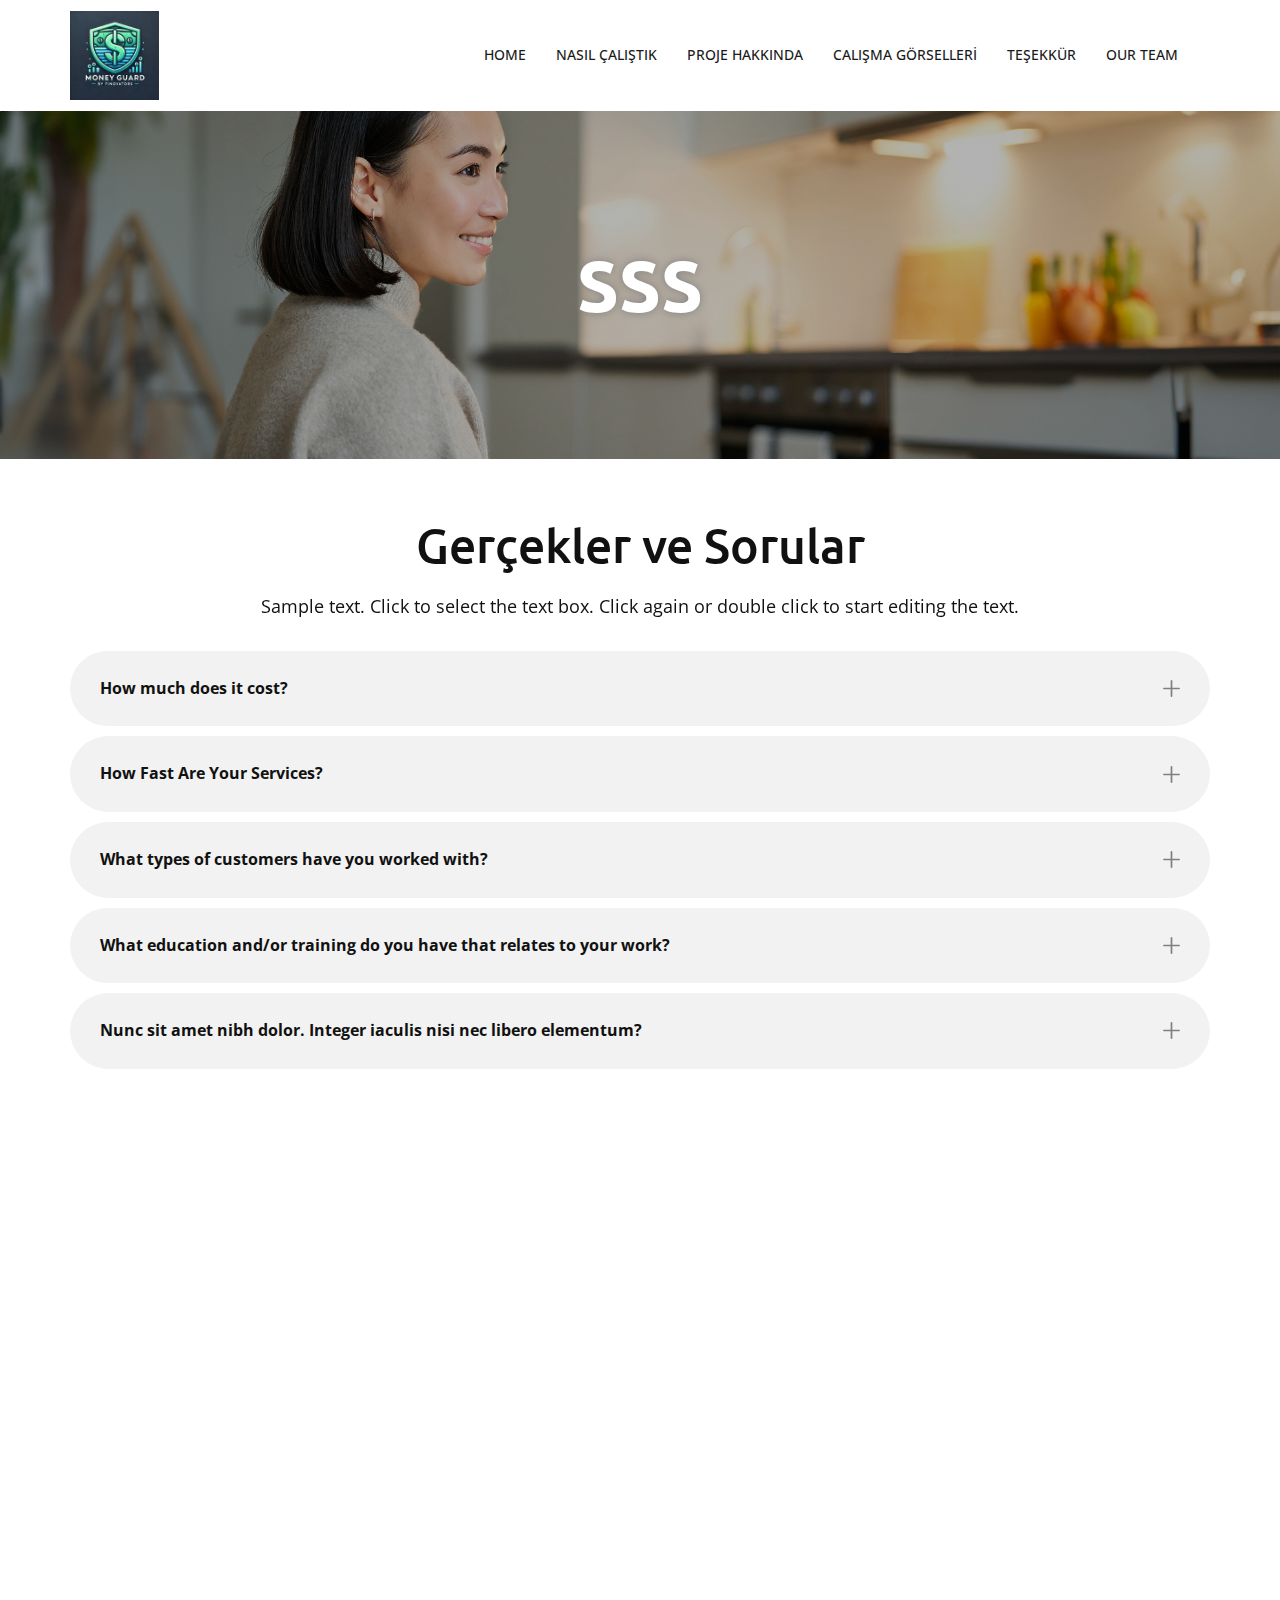
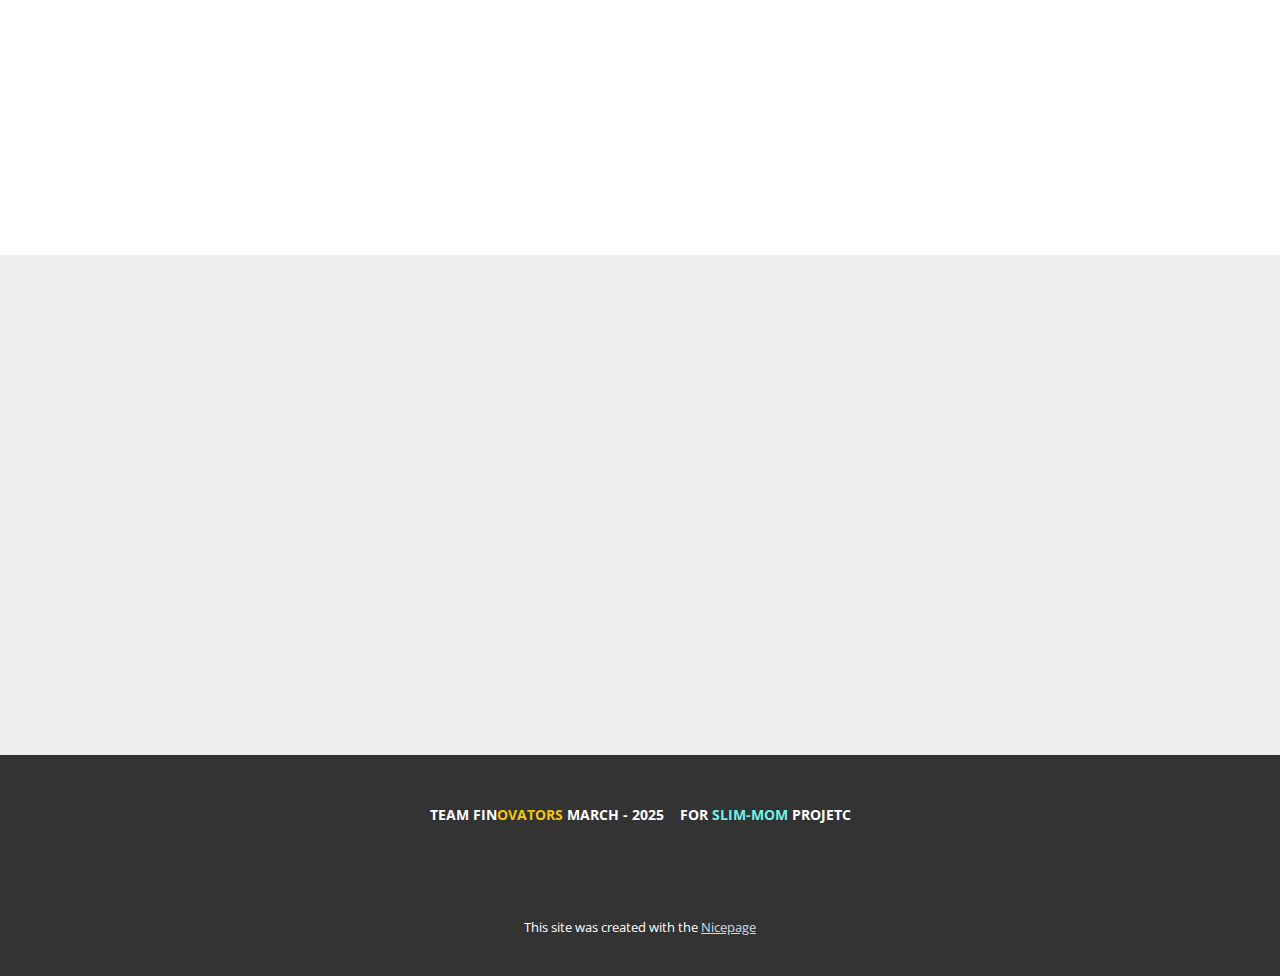
<file: FAQ-Page.html>
<!DOCTYPE html>
<html style="font-size: 16px;" lang="tr"><head>
    <meta name="viewport" content="width=device-width, initial-scale=1.0">
    <meta charset="utf-8">
    <meta name="keywords" content="SSS, Gerçekler ve Sorular">
    <meta name="description" content="">
    <title>FAQ Page</title>
    <link rel="stylesheet" href="nicepage.css" media="screen">
<link rel="stylesheet" href="FAQ-Page.css" media="screen">
    <script class="u-script" type="text/javascript" src="jquery.js" defer=""></script>
    <script class="u-script" type="text/javascript" src="nicepage.js" defer=""></script>
    <meta name="generator" content="Nicepage 7.6.4, nicepage.com">
    <meta name="referrer" content="origin">
    
    
    
    
    
    
    <link id="u-theme-google-font" rel="stylesheet" href="https://fonts.googleapis.com/css?family=Ubuntu:300,300i,400,400i,500,500i,700,700i|Open+Sans:300,300i,400,400i,500,500i,600,600i,700,700i,800,800i">
    <script type="application/ld+json">{
		"@context": "http://schema.org",
		"@type": "Organization",
		"name": "",
		"logo": "images/192614359.jpeg"
}</script>
    <meta name="theme-color" content="#86afc0">
    <meta property="og:title" content="FAQ Page">
    <meta property="og:type" content="website">
  <meta data-intl-tel-input-cdn-path="intlTelInput/"></head>
  <body data-path-to-root="./" data-include-products="false" class="u-body u-xl-mode" data-lang="tr"><header class="u-clearfix u-header u-sticky-388f" id="sec-0168" data-animation-name="" data-animation-duration="0" data-animation-delay="0" data-animation-direction=""><div class="u-clearfix u-sheet u-valign-middle-lg u-valign-middle-md u-valign-middle-sm u-valign-middle-xs u-sheet-1">
        <a href="#" class="u-image u-logo u-image-1" data-image-width="200" data-image-height="200">
          <img src="images/192614359.jpeg" class="u-logo-image u-logo-image-1">
        </a>
        <nav class="u-menu u-menu-one-level u-offcanvas u-menu-1">
          <div class="menu-collapse" style="font-size: 0.875rem; letter-spacing: 0px; text-transform: uppercase; font-weight: 500;">
            <a class="u-button-style u-custom-active-border-color u-custom-border u-custom-border-color u-custom-borders u-custom-hover-border-color u-custom-left-right-menu-spacing u-custom-padding-bottom u-custom-text-active-color u-custom-text-color u-custom-text-hover-color u-custom-top-bottom-menu-spacing u-hamburger-link u-nav-link u-text-active-palette-1-base u-text-hover-palette-2-base" href="#">
              <svg class="u-svg-link" viewBox="0 0 24 24"><use xlink:href="#menu-hamburger"></use></svg>
              <svg class="u-svg-content" version="1.1" id="menu-hamburger" viewBox="0 0 16 16" x="0px" y="0px" xmlns:xlink="http://www.w3.org/1999/xlink" xmlns="http://www.w3.org/2000/svg"><g><rect y="1" width="16" height="2"></rect><rect y="7" width="16" height="2"></rect><rect y="13" width="16" height="2"></rect>
</g></svg>
            </a>
          </div>
          <div class="u-custom-menu u-nav-container">
            <ul class="u-nav u-spacing-30 u-unstyled u-nav-1"><li class="u-nav-item"><a class="u-border-1 u-border-active-palette-1-base u-border-hover-palette-1-base u-border-no-left u-border-no-right u-border-no-top u-button-style u-nav-link u-text-active-grey-90 u-text-grey-90 u-text-hover-grey-90" href="./#carousel_3dba" data-page-id="3820214" style="padding: 10px 0px;">HOME</a>
</li><li class="u-nav-item"><a class="u-border-1 u-border-active-palette-1-base u-border-hover-palette-1-base u-border-no-left u-border-no-right u-border-no-top u-button-style u-nav-link u-text-active-grey-90 u-text-grey-90 u-text-hover-grey-90" href="./#block-1" data-page-id="3820214" style="padding: 10px 0px;">NASIL ÇALIŞTIK</a>
</li><li class="u-nav-item"><a class="u-border-1 u-border-active-palette-1-base u-border-hover-palette-1-base u-border-no-left u-border-no-right u-border-no-top u-button-style u-nav-link u-text-active-grey-90 u-text-grey-90 u-text-hover-grey-90" href="./#carousel_82e8" data-page-id="3820214" style="padding: 10px 0px;">PROJE HAKKINDA</a>
</li><li class="u-nav-item"><a class="u-border-1 u-border-active-palette-1-base u-border-hover-palette-1-base u-border-no-left u-border-no-right u-border-no-top u-button-style u-nav-link u-text-active-grey-90 u-text-grey-90 u-text-hover-grey-90" href="./#carousel_1fd3" data-page-id="3820214" style="padding: 10px 0px;">CALIŞMA GÖRSELLERİ</a>
</li><li class="u-nav-item"><a class="u-border-1 u-border-active-palette-1-base u-border-hover-palette-1-base u-border-no-left u-border-no-right u-border-no-top u-button-style u-nav-link u-text-active-grey-90 u-text-grey-90 u-text-hover-grey-90" href="./#carousel_8047" data-page-id="3820214" style="padding: 10px 0px;">TEŞEKKÜR</a>
</li><li class="u-nav-item"><a class="u-border-1 u-border-active-palette-1-base u-border-hover-palette-1-base u-border-no-left u-border-no-right u-border-no-top u-button-style u-nav-link u-text-active-grey-90 u-text-grey-90 u-text-hover-grey-90" href="./#carousel_76a1" data-page-id="3820214" style="padding: 10px 0px;">OUR TEAM</a>
</li></ul>
          </div>
          <div class="u-custom-menu u-nav-container-collapse">
            <div class="u-black u-container-style u-inner-container-layout u-opacity u-opacity-95 u-sidenav">
              <div class="u-inner-container-layout u-sidenav-overflow">
                <div class="u-menu-close"></div>
                <ul class="u-align-center u-nav u-popupmenu-items u-unstyled u-nav-2"><li class="u-nav-item"><a class="u-button-style u-nav-link" href="./#carousel_3dba" data-page-id="3820214">HOME</a>
</li><li class="u-nav-item"><a class="u-button-style u-nav-link" href="./#block-1" data-page-id="3820214">NASIL ÇALIŞTIK</a>
</li><li class="u-nav-item"><a class="u-button-style u-nav-link" href="./#carousel_82e8" data-page-id="3820214">PROJE HAKKINDA</a>
</li><li class="u-nav-item"><a class="u-button-style u-nav-link" href="./#carousel_1fd3" data-page-id="3820214">CALIŞMA GÖRSELLERİ</a>
</li><li class="u-nav-item"><a class="u-button-style u-nav-link" href="./#carousel_8047" data-page-id="3820214">TEŞEKKÜR</a>
</li><li class="u-nav-item"><a class="u-button-style u-nav-link" href="./#carousel_76a1" data-page-id="3820214">OUR TEAM</a>
</li></ul>
              </div>
            </div>
            <div class="u-black u-menu-overlay u-opacity u-opacity-70"></div>
          </div>
        </nav>
      </div></header>
    <section class="u-align-center u-clearfix u-container-align-center u-image u-shading u-section-1" src="" id="carousel_3dba" data-image-width="1980" data-image-height="743">
      <div class="u-clearfix u-sheet u-valign-middle u-sheet-1">
        <h1 class="u-align-center u-text u-text-body-alt-color u-text-default u-text-1" data-animation-name="customAnimationIn" data-animation-duration="1500" data-animation-delay="0">SSS</h1>
      </div>
    </section>
    <section class="u-align-center u-clearfix u-container-align-center u-white u-section-2" id="carousel_fbde">
      <div class="u-clearfix u-sheet u-valign-middle u-sheet-1">
        <h2 class="u-align-center u-text u-text-default u-text-1" data-animation-name="customAnimationIn" data-animation-duration="1500" data-animation-delay="200">Gerçekler ve Sorular</h2>
        <p class="u-align-center u-text u-text-2" data-animation-name="customAnimationIn" data-animation-duration="1500" data-animation-delay="500">Sample text. Click to select the text box. Click again or double click to start editing the text.</p>
        <div class="u-accordion u-collapsed-by-default u-expanded-width u-faq u-spacing-10 u-accordion-1">
          <div class="u-accordion-item">
            <a class="u-accordion-link u-active-palette-1-light-3 u-btn-round u-button-style u-grey-5 u-hover-palette-1-light-3 u-radius u-text-active-palette-1-base u-text-body-color u-text-hover-palette-1-base u-accordion-link-1" id="link-accordion-f600" aria-controls="accordion-f600" aria-selected="false">
              <span class="u-accordion-link-text"> How much does it cost?</span>
              <span class="u-accordion-link-icon u-icon u-text-active-palette-2-base u-text-grey-50 u-text-hover-palette-2-base u-icon-1"><svg class="u-svg-link" preserveAspectRatio="xMidYMin slice" viewBox="0 0 426.66667 426.66667" style=""><use xlink:href="#svg-b6d8"></use></svg><svg class="u-svg-content" viewBox="0 0 426.66667 426.66667" id="svg-b6d8"><path d="m405.332031 192h-170.664062v-170.667969c0-11.773437-9.558594-21.332031-21.335938-21.332031-11.773437 0-21.332031 9.558594-21.332031 21.332031v170.667969h-170.667969c-11.773437 0-21.332031 9.558594-21.332031 21.332031 0 11.777344 9.558594 21.335938 21.332031 21.335938h170.667969v170.664062c0 11.777344 9.558594 21.335938 21.332031 21.335938 11.777344 0 21.335938-9.558594 21.335938-21.335938v-170.664062h170.664062c11.777344 0 21.335938-9.558594 21.335938-21.335938 0-11.773437-9.558594-21.332031-21.335938-21.332031zm0 0"></path></svg></span>
            </a>
            <div class="u-accordion-pane u-container-style u-expanded-width u-white u-accordion-pane-1" id="accordion-f600" aria-labelledby="link-accordion-f600">
              <div class="u-container-layout u-container-layout-1">
                <div class="fr-view u-clearfix u-rich-text u-text">
                  <p>Answer. Lorem ipsum dolor sit amet, consectetur adipiscing elit. Curabitur id suscipit ex. Suspendisse rhoncus laoreet purus quis elementum. Phasellus sed efficitur dolor, et ultricies sapien. Quisque fringilla sit amet dolor commodo efficitur. Aliquam et sem odio. In ullamcorper nisi nunc, et molestie ipsum iaculis sit amet.</p>
                </div>
              </div>
            </div>
          </div>
          <div class="u-accordion-item">
            <a class="u-accordion-link u-active-palette-1-light-3 u-btn-round u-button-style u-grey-5 u-hover-palette-1-light-3 u-radius u-text-active-palette-1-base u-text-body-color u-text-hover-palette-1-base u-accordion-link-2" id="link-accordion-72f4" aria-controls="accordion-72f4" aria-selected="false">
              <span class="u-accordion-link-text"> How Fast Are Your Services?</span>
              <span class="u-accordion-link-icon u-icon u-text-active-palette-2-base u-text-grey-50 u-text-hover-palette-2-base u-icon-2"><svg class="u-svg-link" preserveAspectRatio="xMidYMin slice" viewBox="0 0 426.66667 426.66667" style=""><use xlink:href="#svg-b250"></use></svg><svg class="u-svg-content" viewBox="0 0 426.66667 426.66667" id="svg-b250"><path d="m405.332031 192h-170.664062v-170.667969c0-11.773437-9.558594-21.332031-21.335938-21.332031-11.773437 0-21.332031 9.558594-21.332031 21.332031v170.667969h-170.667969c-11.773437 0-21.332031 9.558594-21.332031 21.332031 0 11.777344 9.558594 21.335938 21.332031 21.335938h170.667969v170.664062c0 11.777344 9.558594 21.335938 21.332031 21.335938 11.777344 0 21.335938-9.558594 21.335938-21.335938v-170.664062h170.664062c11.777344 0 21.335938-9.558594 21.335938-21.335938 0-11.773437-9.558594-21.332031-21.335938-21.332031zm0 0"></path></svg></span>
            </a>
            <div class="u-accordion-pane u-container-style u-expanded-width u-white u-accordion-pane-2" id="accordion-72f4" aria-labelledby="link-accordion-72f4">
              <div class="u-container-layout u-container-layout-2">
                <div class="fr-view u-clearfix u-rich-text u-text">
                  <p>Answer. Lorem ipsum dolor sit amet, consectetur adipiscing elit. Curabitur id suscipit ex. Suspendisse rhoncus laoreet purus quis elementum. Phasellus sed efficitur dolor, et ultricies sapien. Quisque fringilla sit amet dolor commodo efficitur. Aliquam et sem odio. In ullamcorper nisi nunc, et molestie ipsum iaculis sit amet.</p>
                </div>
              </div>
            </div>
          </div>
          <div class="u-accordion-item">
            <a class="u-accordion-link u-active-palette-1-light-3 u-btn-round u-button-style u-grey-5 u-hover-palette-1-light-3 u-radius u-text-active-palette-1-base u-text-body-color u-text-hover-palette-1-base u-accordion-link-3" id="link-accordion-854e" aria-controls="accordion-854e" aria-selected="false">
              <span class="u-accordion-link-text"> What types of customers have you worked with?</span>
              <span class="u-accordion-link-icon u-icon u-text-active-palette-2-base u-text-grey-50 u-text-hover-palette-2-base u-icon-3"><svg class="u-svg-link" preserveAspectRatio="xMidYMin slice" viewBox="0 0 426.66667 426.66667" style=""><use xlink:href="#svg-4779"></use></svg><svg class="u-svg-content" viewBox="0 0 426.66667 426.66667" id="svg-4779"><path d="m405.332031 192h-170.664062v-170.667969c0-11.773437-9.558594-21.332031-21.335938-21.332031-11.773437 0-21.332031 9.558594-21.332031 21.332031v170.667969h-170.667969c-11.773437 0-21.332031 9.558594-21.332031 21.332031 0 11.777344 9.558594 21.335938 21.332031 21.335938h170.667969v170.664062c0 11.777344 9.558594 21.335938 21.332031 21.335938 11.777344 0 21.335938-9.558594 21.335938-21.335938v-170.664062h170.664062c11.777344 0 21.335938-9.558594 21.335938-21.335938 0-11.773437-9.558594-21.332031-21.335938-21.332031zm0 0"></path></svg></span>
            </a>
            <div class="u-accordion-pane u-container-style u-expanded-width u-white u-accordion-pane-3" id="accordion-854e" aria-labelledby="link-accordion-854e">
              <div class="u-container-layout u-container-layout-3">
                <div class="fr-view u-clearfix u-rich-text u-text">
                  <p>Answer. Lorem ipsum dolor sit amet, consectetur adipiscing elit. Curabitur id suscipit ex. Suspendisse rhoncus laoreet purus quis elementum. Phasellus sed efficitur dolor, et ultricies sapien. Quisque fringilla sit amet dolor commodo efficitur. Aliquam et sem odio. In ullamcorper nisi nunc, et molestie ipsum iaculis sit amet.</p>
                </div>
              </div>
            </div>
          </div>
          <div class="u-accordion-item u-expanded-width">
            <a class="u-accordion-link u-active-palette-1-light-3 u-btn-round u-button-style u-grey-5 u-hover-palette-1-light-3 u-radius u-text-active-palette-1-base u-text-body-color u-text-hover-palette-1-base u-accordion-link-4" id="link-accordion-f600" aria-controls="accordion-f600" aria-selected="false">
              <span class="u-accordion-link-text"> What education and/or training do you have that relates to your work?</span>
              <span class="u-accordion-link-icon u-icon u-text-active-palette-2-base u-text-grey-50 u-text-hover-palette-2-base u-icon-4"><svg class="u-svg-link" preserveAspectRatio="xMidYMin slice" viewBox="0 0 426.66667 426.66667" style=""><use xlink:href="#svg-1e29"></use></svg><svg class="u-svg-content" viewBox="0 0 426.66667 426.66667" id="svg-1e29"><path d="m405.332031 192h-170.664062v-170.667969c0-11.773437-9.558594-21.332031-21.335938-21.332031-11.773437 0-21.332031 9.558594-21.332031 21.332031v170.667969h-170.667969c-11.773437 0-21.332031 9.558594-21.332031 21.332031 0 11.777344 9.558594 21.335938 21.332031 21.335938h170.667969v170.664062c0 11.777344 9.558594 21.335938 21.332031 21.335938 11.777344 0 21.335938-9.558594 21.335938-21.335938v-170.664062h170.664062c11.777344 0 21.335938-9.558594 21.335938-21.335938 0-11.773437-9.558594-21.332031-21.335938-21.332031zm0 0"></path></svg></span>
            </a>
            <div class="u-accordion-pane u-container-style u-expanded-width u-white u-accordion-pane-4" id="accordion-f600" aria-labelledby="link-accordion-f600">
              <div class="u-container-layout u-container-layout-4">
                <div class="fr-view u-clearfix u-rich-text u-text">
                  <p>Answer. Lorem ipsum dolor sit amet, consectetur adipiscing elit. Curabitur id suscipit ex. Suspendisse rhoncus laoreet purus quis elementum. Phasellus sed efficitur dolor, et ultricies sapien. Quisque fringilla sit amet dolor commodo efficitur. Aliquam et sem odio. In ullamcorper nisi nunc, et molestie ipsum iaculis sit amet.</p>
                </div>
              </div>
            </div>
          </div>
          <div class="u-accordion-item u-expanded-width">
            <a class="u-accordion-link u-active-palette-1-light-3 u-btn-round u-button-style u-grey-5 u-hover-palette-1-light-3 u-radius u-text-active-palette-1-base u-text-body-color u-text-hover-palette-1-base u-accordion-link-5" id="link-accordion-f600" aria-controls="accordion-f600" aria-selected="false">
              <span class="u-accordion-link-text"> Nunc sit amet nibh dolor. Integer iaculis nisi nec libero elementum?</span>
              <span class="u-accordion-link-icon u-icon u-text-active-palette-2-base u-text-grey-50 u-text-hover-palette-2-base u-icon-5"><svg class="u-svg-link" preserveAspectRatio="xMidYMin slice" viewBox="0 0 426.66667 426.66667" style=""><use xlink:href="#svg-58d2"></use></svg><svg class="u-svg-content" viewBox="0 0 426.66667 426.66667" id="svg-58d2"><path d="m405.332031 192h-170.664062v-170.667969c0-11.773437-9.558594-21.332031-21.335938-21.332031-11.773437 0-21.332031 9.558594-21.332031 21.332031v170.667969h-170.667969c-11.773437 0-21.332031 9.558594-21.332031 21.332031 0 11.777344 9.558594 21.335938 21.332031 21.335938h170.667969v170.664062c0 11.777344 9.558594 21.335938 21.332031 21.335938 11.777344 0 21.335938-9.558594 21.335938-21.335938v-170.664062h170.664062c11.777344 0 21.335938-9.558594 21.335938-21.335938 0-11.773437-9.558594-21.332031-21.335938-21.332031zm0 0"></path></svg></span>
            </a>
            <div class="u-accordion-pane u-container-style u-expanded-width u-white u-accordion-pane-5" id="accordion-f600" aria-labelledby="link-accordion-f600">
              <div class="u-container-layout u-container-layout-5">
                <div class="fr-view u-clearfix u-rich-text u-text u-text-7">
                  <p>Answer. Lorem ipsum dolor sit amet, consectetur adipiscing elit. Curabitur id suscipit ex. Suspendisse rhoncus laoreet purus quis elementum. Phasellus sed efficitur dolor, et ultricies sapien. Quisque fringilla sit amet dolor commodo efficitur. Aliquam et sem odio. In ullamcorper nisi nunc, et molestie ipsum iaculis sit amet.</p>
                </div>
              </div>
            </div>
          </div>
        </div>
      </div>
    </section>
    <section class="u-clearfix u-container-align-center u-section-3" id="carousel_4581">
      <div class="u-clearfix u-sheet u-valign-middle u-sheet-1">
        <div class="data-layout-selected u-clearfix u-expanded-width u-gutter-30 u-layout-wrap u-layout-wrap-1">
          <div class="u-gutter-0 u-layout">
            <div class="u-layout-row">
              <div class="u-container-align-left u-container-style u-layout-cell u-size-28 u-layout-cell-1" data-animation-name="customAnimationIn" data-animation-duration="1500" data-animation-delay="500">
                <div class="u-container-layout u-container-layout-1">
                  <h3 class="u-align-left u-text u-text-default u-text-1">Akıllı Ev Projesi Yap</h3>
                  <p class="u-align-left u-text u-text-default u-text-2">Sample text. Click to select the Text Element.</p>
                  <div class="u-expanded-width u-form u-grey-5 u-radius-50 u-form-1">
                    <form action="https://forms.nicepagesrv.com/v2/form/process" class="u-clearfix u-form-spacing-20 u-form-vertical u-inner-form" source="email" name="form" style="padding: 30px;">
                      <div class="u-form-group u-form-name">
                        <label for="name-b064" class="u-label">Name</label>
                        <input type="text" placeholder="Enter your Name" id="name-b064" name="name" class="u-border-none u-input u-input-rectangle u-radius-20" required="">
                      </div>
                      <div class="u-form-email u-form-group">
                        <label for="email-b064" class="u-label">Email</label>
                        <input type="email" placeholder="Enter a valid email address" id="email-b064" name="email" class="u-border-none u-input u-input-rectangle u-radius-20" required="">
                      </div>
                      <div class="u-form-group u-form-message">
                        <label for="message-b064" class="u-label">Message</label>
                        <textarea placeholder="Enter your message" rows="4" cols="50" id="message-b064" name="message" class="u-border-none u-input u-input-rectangle u-radius-20" required=""></textarea>
                      </div>
                      <div class="u-align-left u-form-group u-form-submit">
                        <a href="#" class="u-border-none u-btn u-btn-submit u-button-style u-palette-1-base u-radius-30 u-btn-1">Göndermek</a>
                        <input type="submit" value="submit" class="u-form-control-hidden">
                      </div>
                      <div class="u-form-send-message u-form-send-success">Teşekkür ederiz! Mesajınız gönderildi.</div>
                      <div class="u-form-send-error u-form-send-message">Mesajınız gönderilemedi. Lütfen hataları düzeltin ve tekrar deneyin.</div>
                      <input type="hidden" value="" name="recaptchaResponse">
                      <input type="hidden" name="formServices" value="">
                    </form>
                  </div>
                </div>
              </div>
              <div class="u-container-style u-layout-cell u-size-32 u-layout-cell-2" data-animation-name="customAnimationIn" data-animation-duration="1500" data-animation-delay="0">
                <div class="u-container-layout u-valign-bottom u-container-layout-2">
                  <img class="custom-expanded u-image u-image-round u-radius u-image-1" src="images/digital-tablet-screen-with-smart-home-controller-wooden-table_53876-102347.jpg" alt="" data-image-width="1380" data-image-height="920">
                </div>
              </div>
            </div>
          </div>
        </div>
      </div>
    </section>
    <section class="u-clearfix u-grey-light-2 u-typography-custom-page-typography-12--Map u-section-4" id="sec-4354">
      <div class="u-expanded u-grey-light-2 u-map">
        <div class="embed-responsive">
          <iframe class="embed-responsive-item" src="https://maps.google.com/maps?output=embed&amp;q=Manhattan&amp;t=m" data-map="[base64]"></iframe>
        </div>
      </div>
    </section>
    
    
    
    <footer class="u-align-center u-clearfix u-footer u-grey-80 u-footer" id="sec-143b"><div class="u-clearfix u-sheet u-valign-middle u-sheet-1">
        <p class="u-small-text u-text u-text-variant u-text-1">TEAM FIN<span class="u-text-palette-3-base">OVATORS </span> MARCH - 2025&nbsp; &nbsp; FOR<span class="u-text-palette-4-light-1"> SLIM-MOM</span> PROJETC
        </p>
      </div></footer>
    <section class="u-backlink u-clearfix u-grey-80">
      <p class="u-text">
        <span>This site was created with the </span>
        <a class="u-link" href="https://nicepage.com/" target="_blank" rel="nofollow">
          <span>Nicepage</span>
        </a>
      </p>
    </section>
  
</body></html>
</file>
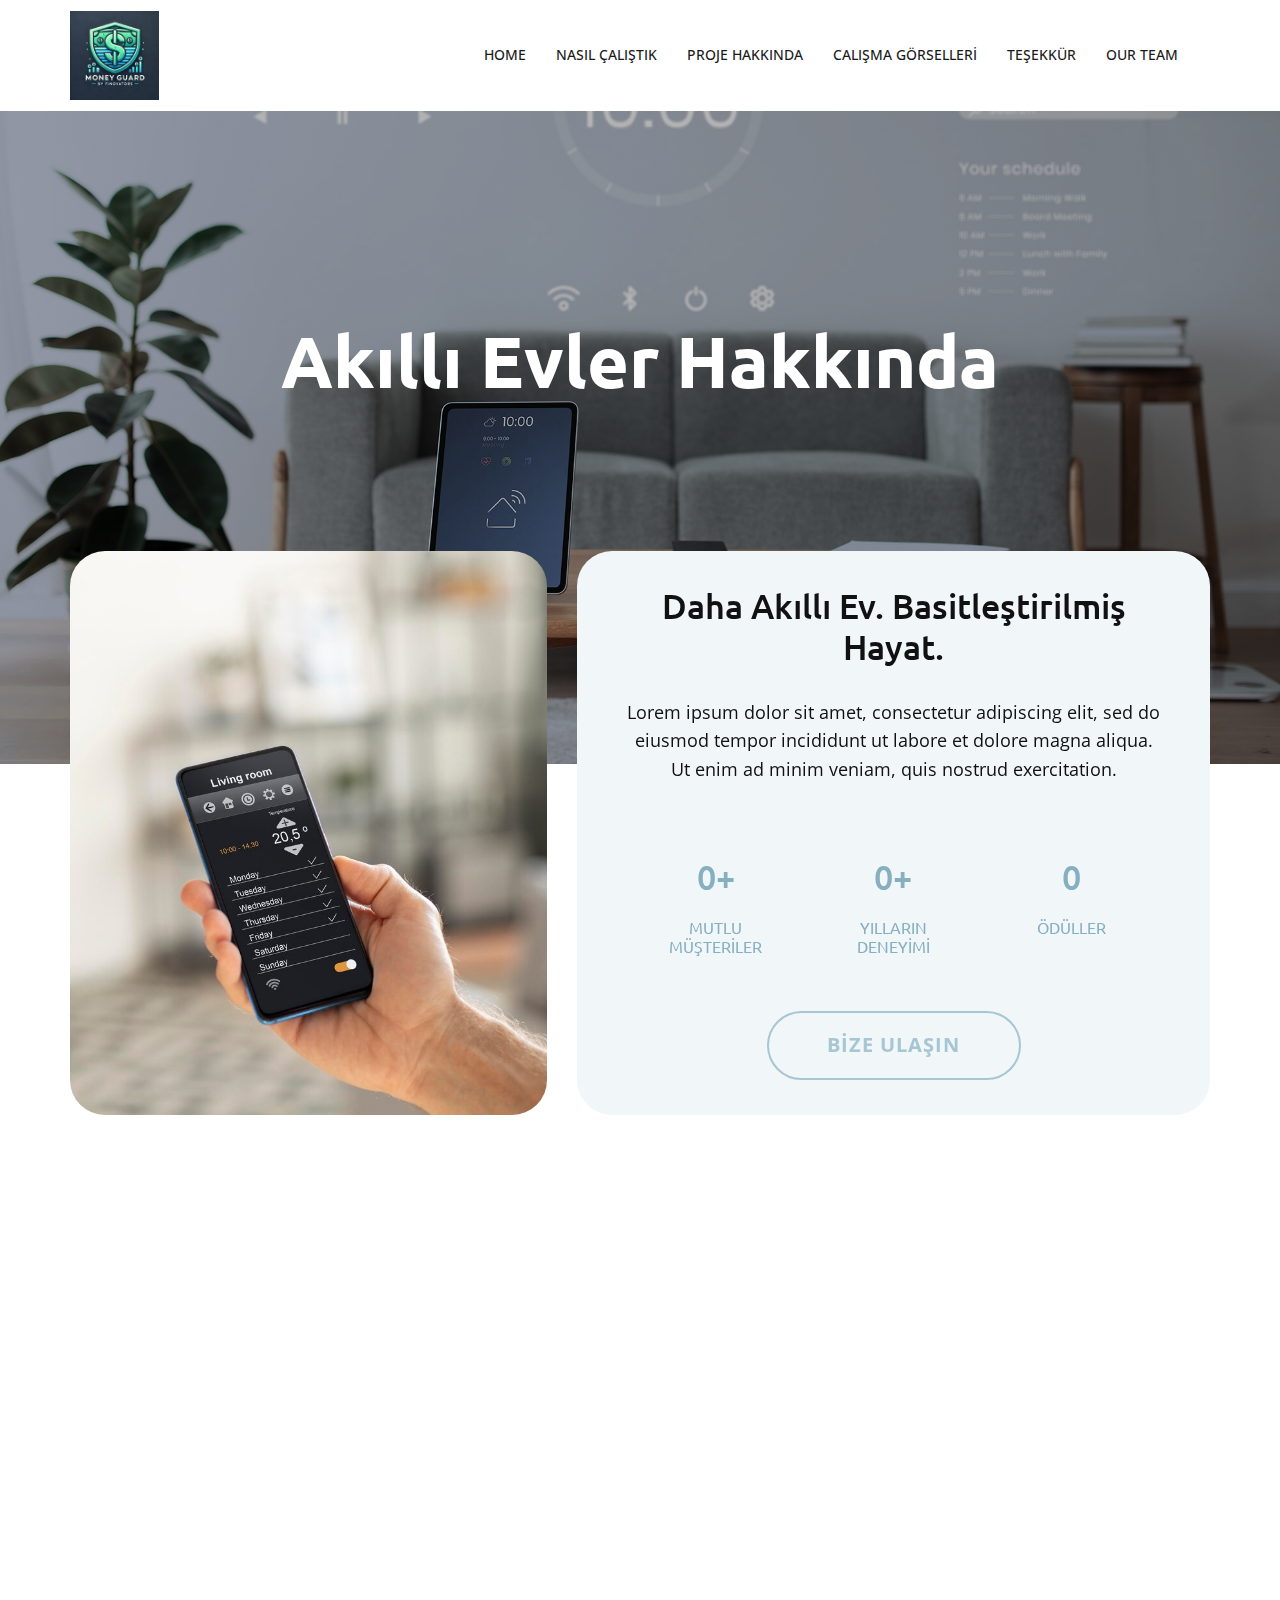
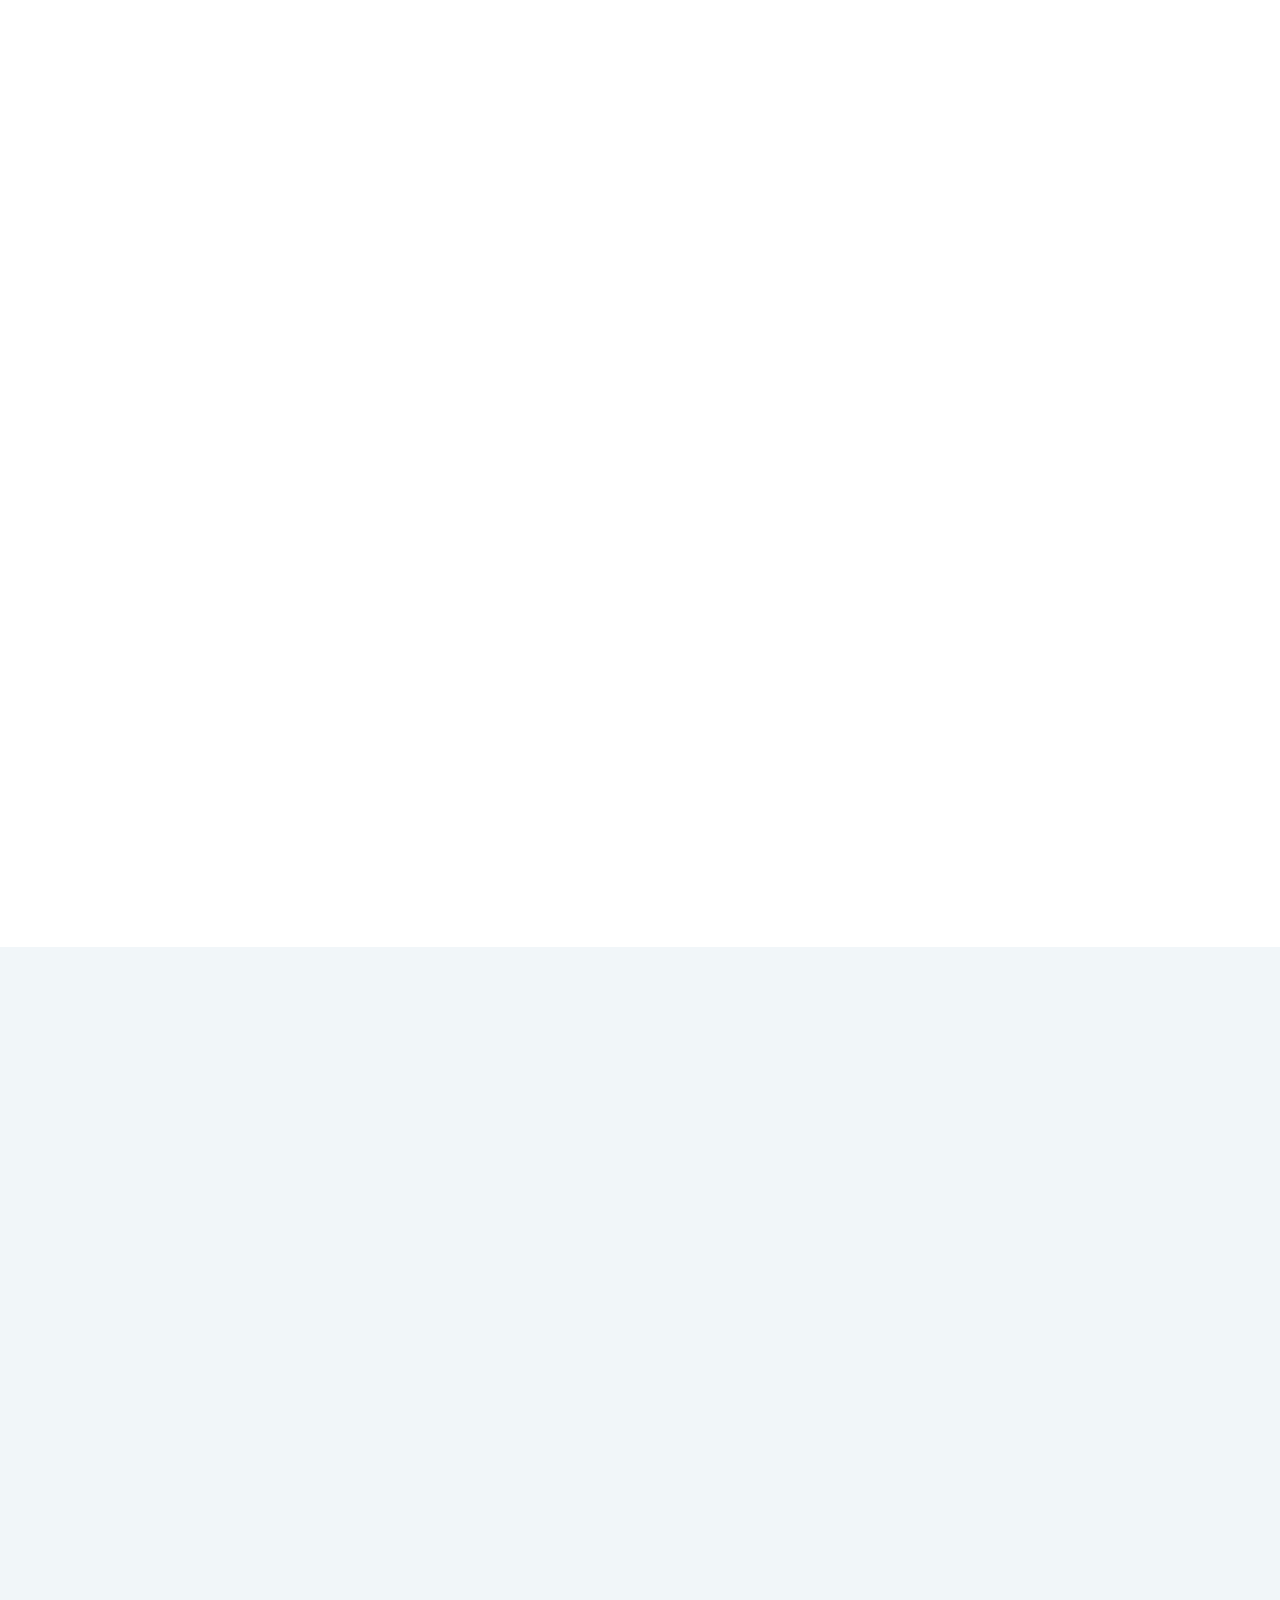
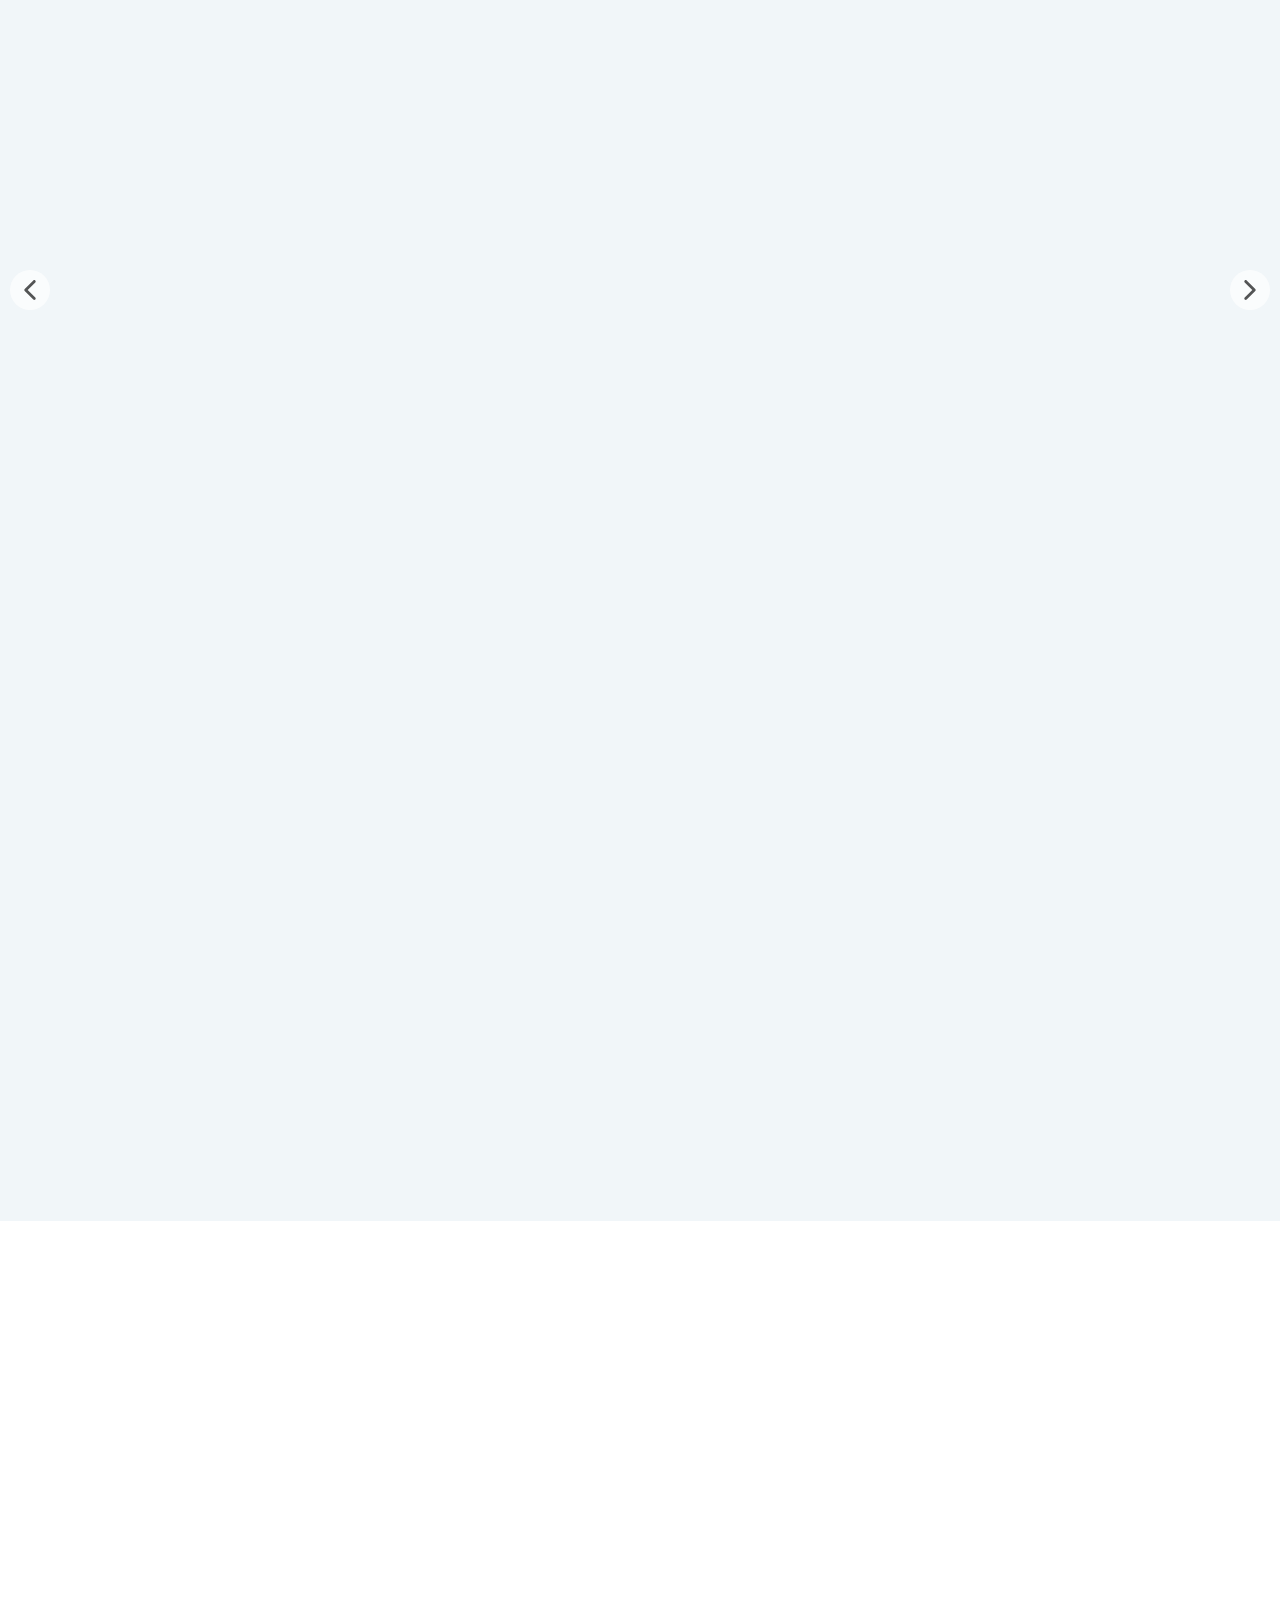
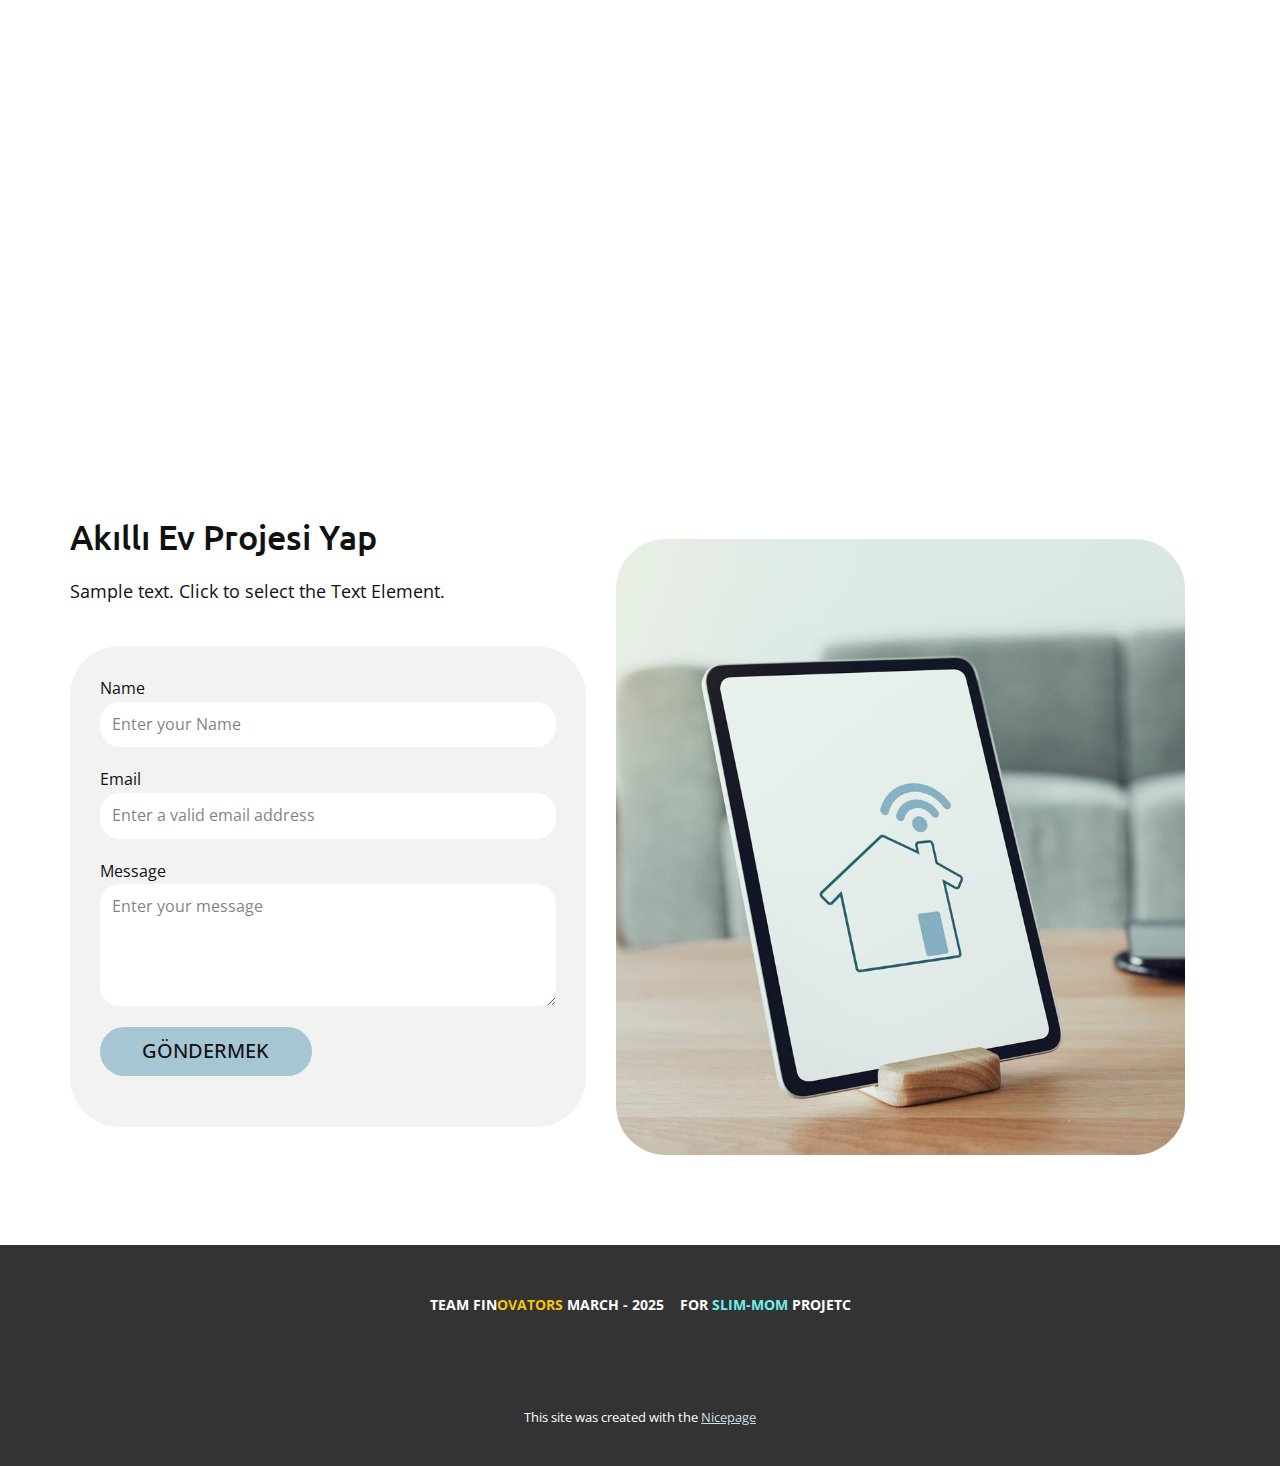
<file: Hakkında.html>
<!DOCTYPE html>
<html style="font-size: 16px;" lang="tr"><head>
    <meta name="viewport" content="width=device-width, initial-scale=1.0">
    <meta charset="utf-8">
    <meta name="keywords" content="Akıllı Evler Hakkında, İnsanlar Bize Güveniyor, Biz Kimiz, Akıllı Ev hakkında daha fazla bilgi edinin, Hizmetlerimiz, Akıllı Ev Hakkında, Ekibimiz​">
    <meta name="description" content="">
    <title>Hakkında</title>
    <link rel="stylesheet" href="nicepage.css" media="screen">
<link rel="stylesheet" href="Hakkında.css" media="screen">
    <script class="u-script" type="text/javascript" src="jquery.js" defer=""></script>
    <script class="u-script" type="text/javascript" src="nicepage.js" defer=""></script>
    <meta name="generator" content="Nicepage 7.6.4, nicepage.com">
    <meta name="referrer" content="origin">
    
    
    
    
    
    
    
    
    
    
    <link id="u-theme-google-font" rel="stylesheet" href="https://fonts.googleapis.com/css?family=Ubuntu:300,300i,400,400i,500,500i,700,700i|Open+Sans:300,300i,400,400i,500,500i,600,600i,700,700i,800,800i">
    <link id="u-page-google-font" rel="stylesheet" href="https://fonts.googleapis.com/css?family=Ubuntu:300,300i,400,400i,500,500i,700,700i">
    <script type="application/ld+json">{
		"@context": "http://schema.org",
		"@type": "Organization",
		"name": "",
		"logo": "images/192614359.jpeg"
}</script>
    <meta name="theme-color" content="#86afc0">
    <meta property="og:title" content="Hakkında">
    <meta property="og:type" content="website">
  <meta data-intl-tel-input-cdn-path="intlTelInput/"></head>
  <body data-path-to-root="./" data-include-products="false" class="u-body u-xl-mode" data-lang="tr"><header class="u-clearfix u-header u-sticky-388f" id="sec-0168" data-animation-name="" data-animation-duration="0" data-animation-delay="0" data-animation-direction=""><div class="u-clearfix u-sheet u-valign-middle-lg u-valign-middle-md u-valign-middle-sm u-valign-middle-xs u-sheet-1">
        <a href="#" class="u-image u-logo u-image-1" data-image-width="200" data-image-height="200">
          <img src="images/192614359.jpeg" class="u-logo-image u-logo-image-1">
        </a>
        <nav class="u-menu u-menu-one-level u-offcanvas u-menu-1">
          <div class="menu-collapse" style="font-size: 0.875rem; letter-spacing: 0px; text-transform: uppercase; font-weight: 500;">
            <a class="u-button-style u-custom-active-border-color u-custom-border u-custom-border-color u-custom-borders u-custom-hover-border-color u-custom-left-right-menu-spacing u-custom-padding-bottom u-custom-text-active-color u-custom-text-color u-custom-text-hover-color u-custom-top-bottom-menu-spacing u-hamburger-link u-nav-link u-text-active-palette-1-base u-text-hover-palette-2-base" href="#">
              <svg class="u-svg-link" viewBox="0 0 24 24"><use xlink:href="#menu-hamburger"></use></svg>
              <svg class="u-svg-content" version="1.1" id="menu-hamburger" viewBox="0 0 16 16" x="0px" y="0px" xmlns:xlink="http://www.w3.org/1999/xlink" xmlns="http://www.w3.org/2000/svg"><g><rect y="1" width="16" height="2"></rect><rect y="7" width="16" height="2"></rect><rect y="13" width="16" height="2"></rect>
</g></svg>
            </a>
          </div>
          <div class="u-custom-menu u-nav-container">
            <ul class="u-nav u-spacing-30 u-unstyled u-nav-1"><li class="u-nav-item"><a class="u-border-1 u-border-active-palette-1-base u-border-hover-palette-1-base u-border-no-left u-border-no-right u-border-no-top u-button-style u-nav-link u-text-active-grey-90 u-text-grey-90 u-text-hover-grey-90" href="./#carousel_3dba" data-page-id="3820214" style="padding: 10px 0px;">HOME</a>
</li><li class="u-nav-item"><a class="u-border-1 u-border-active-palette-1-base u-border-hover-palette-1-base u-border-no-left u-border-no-right u-border-no-top u-button-style u-nav-link u-text-active-grey-90 u-text-grey-90 u-text-hover-grey-90" href="./#block-1" data-page-id="3820214" style="padding: 10px 0px;">NASIL ÇALIŞTIK</a>
</li><li class="u-nav-item"><a class="u-border-1 u-border-active-palette-1-base u-border-hover-palette-1-base u-border-no-left u-border-no-right u-border-no-top u-button-style u-nav-link u-text-active-grey-90 u-text-grey-90 u-text-hover-grey-90" href="./#carousel_82e8" data-page-id="3820214" style="padding: 10px 0px;">PROJE HAKKINDA</a>
</li><li class="u-nav-item"><a class="u-border-1 u-border-active-palette-1-base u-border-hover-palette-1-base u-border-no-left u-border-no-right u-border-no-top u-button-style u-nav-link u-text-active-grey-90 u-text-grey-90 u-text-hover-grey-90" href="./#carousel_1fd3" data-page-id="3820214" style="padding: 10px 0px;">CALIŞMA GÖRSELLERİ</a>
</li><li class="u-nav-item"><a class="u-border-1 u-border-active-palette-1-base u-border-hover-palette-1-base u-border-no-left u-border-no-right u-border-no-top u-button-style u-nav-link u-text-active-grey-90 u-text-grey-90 u-text-hover-grey-90" href="./#carousel_8047" data-page-id="3820214" style="padding: 10px 0px;">TEŞEKKÜR</a>
</li><li class="u-nav-item"><a class="u-border-1 u-border-active-palette-1-base u-border-hover-palette-1-base u-border-no-left u-border-no-right u-border-no-top u-button-style u-nav-link u-text-active-grey-90 u-text-grey-90 u-text-hover-grey-90" href="./#carousel_76a1" data-page-id="3820214" style="padding: 10px 0px;">OUR TEAM</a>
</li></ul>
          </div>
          <div class="u-custom-menu u-nav-container-collapse">
            <div class="u-black u-container-style u-inner-container-layout u-opacity u-opacity-95 u-sidenav">
              <div class="u-inner-container-layout u-sidenav-overflow">
                <div class="u-menu-close"></div>
                <ul class="u-align-center u-nav u-popupmenu-items u-unstyled u-nav-2"><li class="u-nav-item"><a class="u-button-style u-nav-link" href="./#carousel_3dba" data-page-id="3820214">HOME</a>
</li><li class="u-nav-item"><a class="u-button-style u-nav-link" href="./#block-1" data-page-id="3820214">NASIL ÇALIŞTIK</a>
</li><li class="u-nav-item"><a class="u-button-style u-nav-link" href="./#carousel_82e8" data-page-id="3820214">PROJE HAKKINDA</a>
</li><li class="u-nav-item"><a class="u-button-style u-nav-link" href="./#carousel_1fd3" data-page-id="3820214">CALIŞMA GÖRSELLERİ</a>
</li><li class="u-nav-item"><a class="u-button-style u-nav-link" href="./#carousel_8047" data-page-id="3820214">TEŞEKKÜR</a>
</li><li class="u-nav-item"><a class="u-button-style u-nav-link" href="./#carousel_76a1" data-page-id="3820214">OUR TEAM</a>
</li></ul>
              </div>
            </div>
            <div class="u-black u-menu-overlay u-opacity u-opacity-70"></div>
          </div>
        </nav>
      </div></header>
    <section class="u-align-center u-clearfix u-container-align-center u-container-align-center-xs u-valign-top-xs u-white u-section-1" src="" id="sec-57cb">
      <div class="u-container-align-center u-container-style u-expanded-width-lg u-expanded-width-xl u-expanded-width-xs u-group u-image u-shading u-image-1" data-image-width="1980" data-image-height="1321" data-animation-name="flipIn" data-animation-duration="1500" data-animation-delay="0" data-animation-direction="X">
        <div class="u-container-layout u-valign-top u-container-layout-1">
          <h1 class="u-align-center u-text u-text-body-alt-color u-text-default u-text-1">Akıllı Evler Hakkında</h1>
        </div>
      </div>
      <div class="custom-expanded data-layout-selected u-clearfix u-gutter-30 u-layout-wrap u-layout-wrap-1">
        <div class="u-layout">
          <div class="u-layout-row">
            <div class="u-container-align-center u-container-style u-image u-image-round u-layout-cell u-radius u-right-cell u-size-26-lg u-size-26-xl u-size-60-md u-size-60-sm u-size-60-xs u-image-2" data-image-width="740" data-image-height="1110" data-animation-name="customAnimationIn" data-animation-duration="1500" data-animation-delay="500">
              <div class="u-container-layout u-container-layout-2"></div>
            </div>
            <div class="u-align-center u-container-align-center u-container-style u-layout-cell u-left-cell u-palette-1-light-3 u-radius u-shape-round u-size-34-lg u-size-34-xl u-size-60-md u-size-60-sm u-size-60-xs u-layout-cell-2" data-animation-name="customAnimationIn" data-animation-duration="1500" data-animation-delay="700" data-animation-direction="X">
              <div class="u-container-layout u-valign-middle u-container-layout-3">
                <h3 class="u-align-center u-text u-text-2">Daha Akıllı Ev. Basitleştirilmiş Hayat.</h3>
                <p class="u-align-center u-text u-text-font u-text-3"> Lorem ipsum dolor sit amet, consectetur adipiscing elit, sed do eiusmod tempor incididunt ut labore et dolore magna aliqua. Ut enim ad minim veniam, quis nostrud exercitation. </p>
                <div class="u-expanded-width u-list u-list-1">
                  <div class="u-repeater u-repeater-1">
                    <div class="u-container-align-center u-container-style u-list-item u-repeater-item">
                      <div class="u-container-layout u-similar-container u-valign-top u-container-layout-4">
                        <h3 class="u-align-center u-text u-text-palette-1-base u-text-4" data-animation-name="counter" data-animation-event="scroll" data-animation-duration="3000">300+</h3>
                        <h6 class="u-align-center u-text u-text-palette-1-base u-text-5">mutlu müşteriler</h6>
                      </div>
                    </div>
                    <div class="u-container-align-center u-container-style u-list-item u-repeater-item">
                      <div class="u-container-layout u-similar-container u-valign-top u-container-layout-5">
                        <h3 class="u-align-center u-text u-text-palette-1-base u-text-6" data-animation-name="counter" data-animation-event="scroll" data-animation-duration="3000">10+</h3>
                        <h6 class="u-align-center u-text u-text-palette-1-base u-text-7">yılların deneyimi</h6>
                      </div>
                    </div>
                    <div class="u-container-align-center u-container-style u-list-item u-repeater-item">
                      <div class="u-container-layout u-similar-container u-valign-top u-container-layout-6">
                        <h3 class="u-align-center u-text u-text-palette-1-base u-text-8" data-animation-name="counter" data-animation-event="scroll" data-animation-duration="3000">17</h3>
                        <h6 class="u-align-center u-text u-text-palette-1-base u-text-9">ödüller</h6>
                      </div>
                    </div>
                  </div>
                </div>
                <a href="#" class="u-active-grey-80 u-align-center u-border-2 u-border-active-grey-80 u-border-hover-grey-80 u-border-palette-1-light-1 u-btn u-btn-round u-button-style u-hover-grey-80 u-none u-radius-50 u-btn-1">Bize Ulaşın </a>
              </div>
            </div>
          </div>
        </div>
      </div>
    </section>
    <section class="u-align-left u-clearfix u-container-align-left u-white u-section-2" id="carousel_8047">
      <div class="u-clearfix u-sheet u-sheet-1">
        <h2 class="u-align-center u-text u-text-default u-text-1" data-animation-name="customAnimationIn" data-animation-duration="1500" data-animation-delay="200">İnsanlar Bize Güveniyor</h2>
        <p class="u-align-center u-large-text u-text u-text-variant u-text-2" data-animation-name="flipIn" data-animation-duration="1500" data-animation-delay="500" data-animation-direction="X">Sample text. Click to select the Text Element.&nbsp;Lorem ipsum dolor sit amet, consectetur adipiscing elit, sed do eiusmod tempor incididunt ut labore et dolore magna aliqua. Ut enim ad minim veniam, quis nostrud exercitation ullamco laboris nisi ut aliquip ex ea commodo consequat. </p>
        <a href="#" class="u-active-grey-80 u-align-center u-border-2 u-border-active-grey-80 u-border-hover-grey-80 u-border-palette-1-light-1 u-btn u-btn-round u-button-style u-hover-grey-80 u-none u-radius u-btn-1" data-animation-name="customAnimationIn" data-animation-duration="1500" data-animation-delay="500" data-animation-direction="">Tüm Ürünleri Gör</a>
      </div>
    </section>
    <section class="u-clearfix u-container-align-left-md u-container-align-left-sm u-container-align-left-xl u-container-align-left-xs u-section-3" id="sec-fd1e">
      <div class="u-clearfix u-sheet u-valign-middle-lg u-valign-middle-md u-valign-middle-sm u-valign-middle-xs u-sheet-1">
        <h2 class="u-align-left u-text u-text-1" data-animation-name="customAnimationIn" data-animation-duration="1500" data-animation-delay="0">Biz Kimiz</h2>
        <div class="u-expanded-width-md u-expanded-width-sm u-expanded-width-xs u-list u-list-1">
          <div class="u-repeater u-repeater-1">
            <div class="u-container-style u-list-item u-repeater-item u-list-item-1" data-animation-name="customAnimationIn" data-animation-duration="1500" data-animation-delay="500">
              <div class="u-container-layout u-similar-container u-container-layout-1">
                <span class="u-align-left u-icon u-icon-circle u-palette-1-light-1 u-text-white u-icon-1" data-animation-name="customAnimationIn" data-animation-duration="2000"><svg class="u-svg-link" preserveAspectRatio="xMidYMin slice" viewBox="0 0 54 54" style=""><use xlink:href="#svg-da1d"></use></svg><svg class="u-svg-content" viewBox="0 0 54 54" x="0px" y="0px" id="svg-da1d" style="enable-background:new 0 0 54 54;"><g><path d="M27,8c-9.374,0-17,7.626-17,17c0,7.112,4.391,13.412,11,15.9V50c0,0.553,0.447,1,1,1h1v2c0,0.553,0.447,1,1,1h6
		c0.553,0,1-0.447,1-1v-2h1c0.553,0,1-0.447,1-1v-9.1c6.609-2.488,11-8.788,11-15.9C44,15.626,36.374,8,27,8z M30,49
		c-0.553,0-1,0.447-1,1v2h-4v-2c0-0.553-0.447-1-1-1h-1v-5h8v5H30z M31.688,39.242C31.277,39.377,31,39.761,31,40.192V42h-8v-1.808
		c0-0.432-0.277-0.815-0.688-0.95C16.145,37.214,12,31.49,12,25c0-8.271,6.729-15,15-15s15,6.729,15,15
		C42,31.49,37.855,37.214,31.688,39.242z"></path><path d="M27,6c0.553,0,1-0.447,1-1V1c0-0.553-0.447-1-1-1s-1,0.447-1,1v4C26,5.553,26.447,6,27,6z"></path><path d="M51,24h-4c-0.553,0-1,0.447-1,1s0.447,1,1,1h4c0.553,0,1-0.447,1-1S51.553,24,51,24z"></path><path d="M7,24H3c-0.553,0-1,0.447-1,1s0.447,1,1,1h4c0.553,0,1-0.447,1-1S7.553,24,7,24z"></path><path d="M43.264,7.322l-2.828,2.828c-0.391,0.391-0.391,1.023,0,1.414c0.195,0.195,0.451,0.293,0.707,0.293
		s0.512-0.098,0.707-0.293l2.828-2.828c0.391-0.391,0.391-1.023,0-1.414S43.654,6.932,43.264,7.322z"></path><path d="M12.15,38.436l-2.828,2.828c-0.391,0.391-0.391,1.023,0,1.414c0.195,0.195,0.451,0.293,0.707,0.293
		s0.512-0.098,0.707-0.293l2.828-2.828c0.391-0.391,0.391-1.023,0-1.414S12.541,38.045,12.15,38.436z"></path><path d="M41.85,38.436c-0.391-0.391-1.023-0.391-1.414,0s-0.391,1.023,0,1.414l2.828,2.828c0.195,0.195,0.451,0.293,0.707,0.293
		s0.512-0.098,0.707-0.293c0.391-0.391,0.391-1.023,0-1.414L41.85,38.436z"></path><path d="M12.15,11.564c0.195,0.195,0.451,0.293,0.707,0.293s0.512-0.098,0.707-0.293c0.391-0.391,0.391-1.023,0-1.414l-2.828-2.828
		c-0.391-0.391-1.023-0.391-1.414,0s-0.391,1.023,0,1.414L12.15,11.564z"></path><path d="M27,13c-6.617,0-12,5.383-12,12c0,0.553,0.447,1,1,1s1-0.447,1-1c0-5.514,4.486-10,10-10c0.553,0,1-0.447,1-1
		S27.553,13,27,13z"></path>
</g></svg></span>
                <h5 class="u-text u-text-2">Herkes İçin Çağdaş Yaşam Modeli</h5>
                <p class="u-text u-text-3">Sample text. Click to select the Text Element.</p>
              </div>
            </div>
            <div class="u-container-style u-list-item u-repeater-item u-list-item-2" data-animation-name="customAnimationIn" data-animation-duration="1500" data-animation-delay="500">
              <div class="u-container-layout u-similar-container u-container-layout-2">
                <span class="u-align-left u-icon u-icon-circle u-palette-1-light-1 u-text-white u-icon-2" data-animation-name="customAnimationIn" data-animation-duration="2000"><svg class="u-svg-link" preserveAspectRatio="xMidYMin slice" viewBox="0 0 54 54" style=""><use xlink:href="#svg-3d64"></use></svg><svg class="u-svg-content" viewBox="0 0 54 54" x="0px" y="0px" id="svg-3d64" style="enable-background:new 0 0 54 54;"><g><path d="M51.22,21h-5.052c-0.812,0-1.481-0.447-1.792-1.197s-0.153-1.54,0.42-2.114l3.572-3.571
		c0.525-0.525,0.814-1.224,0.814-1.966c0-0.743-0.289-1.441-0.814-1.967l-4.553-4.553c-1.05-1.05-2.881-1.052-3.933,0l-3.571,3.571
		c-0.574,0.573-1.366,0.733-2.114,0.421C33.447,9.313,33,8.644,33,7.832V2.78C33,1.247,31.753,0,30.22,0H23.78
		C22.247,0,21,1.247,21,2.78v5.052c0,0.812-0.447,1.481-1.197,1.792c-0.748,0.313-1.54,0.152-2.114-0.421l-3.571-3.571
		c-1.052-1.052-2.883-1.05-3.933,0l-4.553,4.553c-0.525,0.525-0.814,1.224-0.814,1.967c0,0.742,0.289,1.44,0.814,1.966l3.572,3.571
		c0.573,0.574,0.73,1.364,0.42,2.114S8.644,21,7.832,21H2.78C1.247,21,0,22.247,0,23.78v6.439C0,31.753,1.247,33,2.78,33h5.052
		c0.812,0,1.481,0.447,1.792,1.197s0.153,1.54-0.42,2.114l-3.572,3.571c-0.525,0.525-0.814,1.224-0.814,1.966
		c0,0.743,0.289,1.441,0.814,1.967l4.553,4.553c1.051,1.051,2.881,1.053,3.933,0l3.571-3.572c0.574-0.573,1.363-0.731,2.114-0.42
		c0.75,0.311,1.197,0.98,1.197,1.792v5.052c0,1.533,1.247,2.78,2.78,2.78h6.439c1.533,0,2.78-1.247,2.78-2.78v-5.052
		c0-0.812,0.447-1.481,1.197-1.792c0.751-0.312,1.54-0.153,2.114,0.42l3.571,3.572c1.052,1.052,2.883,1.05,3.933,0l4.553-4.553
		c0.525-0.525,0.814-1.224,0.814-1.967c0-0.742-0.289-1.44-0.814-1.966l-3.572-3.571c-0.573-0.574-0.73-1.364-0.42-2.114
		S45.356,33,46.168,33h5.052c1.533,0,2.78-1.247,2.78-2.78V23.78C54,22.247,52.753,21,51.22,21z M52,30.22
		C52,30.65,51.65,31,51.22,31h-5.052c-1.624,0-3.019,0.932-3.64,2.432c-0.622,1.5-0.295,3.146,0.854,4.294l3.572,3.571
		c0.305,0.305,0.305,0.8,0,1.104l-4.553,4.553c-0.304,0.304-0.799,0.306-1.104,0l-3.571-3.572c-1.149-1.149-2.794-1.474-4.294-0.854
		c-1.5,0.621-2.432,2.016-2.432,3.64v5.052C31,51.65,30.65,52,30.22,52H23.78C23.35,52,23,51.65,23,51.22v-5.052
		c0-1.624-0.932-3.019-2.432-3.64c-0.503-0.209-1.021-0.311-1.533-0.311c-1.014,0-1.997,0.4-2.761,1.164l-3.571,3.572
		c-0.306,0.306-0.801,0.304-1.104,0l-4.553-4.553c-0.305-0.305-0.305-0.8,0-1.104l3.572-3.571c1.148-1.148,1.476-2.794,0.854-4.294
		C10.851,31.932,9.456,31,7.832,31H2.78C2.35,31,2,30.65,2,30.22V23.78C2,23.35,2.35,23,2.78,23h5.052
		c1.624,0,3.019-0.932,3.64-2.432c0.622-1.5,0.295-3.146-0.854-4.294l-3.572-3.571c-0.305-0.305-0.305-0.8,0-1.104l4.553-4.553
		c0.304-0.305,0.799-0.305,1.104,0l3.571,3.571c1.147,1.147,2.792,1.476,4.294,0.854C22.068,10.851,23,9.456,23,7.832V2.78
		C23,2.35,23.35,2,23.78,2h6.439C30.65,2,31,2.35,31,2.78v5.052c0,1.624,0.932,3.019,2.432,3.64
		c1.502,0.622,3.146,0.294,4.294-0.854l3.571-3.571c0.306-0.305,0.801-0.305,1.104,0l4.553,4.553c0.305,0.305,0.305,0.8,0,1.104
		l-3.572,3.571c-1.148,1.148-1.476,2.794-0.854,4.294c0.621,1.5,2.016,2.432,3.64,2.432h5.052C51.65,23,52,23.35,52,23.78V30.22z"></path><path d="M27,18c-4.963,0-9,4.037-9,9s4.037,9,9,9s9-4.037,9-9S31.963,18,27,18z M27,34c-3.859,0-7-3.141-7-7s3.141-7,7-7
		s7,3.141,7,7S30.859,34,27,34z"></path>
</g></svg></span>
                <h5 class="u-text u-text-4">Dünya çapında binlerce yaratıcı proje</h5>
                <p class="u-text u-text-5">Sample text. Click to select the Text Element.</p>
              </div>
            </div>
            <div class="u-container-style u-list-item u-repeater-item u-list-item-3" data-animation-name="customAnimationIn" data-animation-duration="1500" data-animation-delay="500">
              <div class="u-container-layout u-similar-container u-container-layout-3">
                <span class="u-align-left u-icon u-icon-circle u-palette-1-light-1 u-text-white u-icon-3" data-animation-name="customAnimationIn" data-animation-duration="2000"><svg class="u-svg-link" preserveAspectRatio="xMidYMin slice" viewBox="0 0 60 60" style=""><use xlink:href="#svg-13e3"></use></svg><svg class="u-svg-content" viewBox="0 0 60 60" x="0px" y="0px" id="svg-13e3" style="enable-background:new 0 0 60 60;"><path d="M55.014,45.389l-9.553-4.776C44.56,40.162,44,39.256,44,38.248v-3.381c0.229-0.28,0.47-0.599,0.719-0.951
	c1.239-1.75,2.232-3.698,2.954-5.799C49.084,27.47,50,26.075,50,24.5v-4c0-0.963-0.36-1.896-1-2.625v-5.319
	c0.056-0.55,0.276-3.824-2.092-6.525C44.854,3.688,41.521,2.5,37,2.5s-7.854,1.188-9.908,3.53c-1.435,1.637-1.918,3.481-2.064,4.805
	C23.314,9.949,21.294,9.5,19,9.5c-10.389,0-10.994,8.855-11,9v4.579c-0.648,0.706-1,1.521-1,2.33v3.454
	c0,1.079,0.483,2.085,1.311,2.765c0.825,3.11,2.854,5.46,3.644,6.285v2.743c0,0.787-0.428,1.509-1.171,1.915l-6.653,4.173
	C1.583,48.134,0,50.801,0,53.703V57.5h14h2h44v-4.043C60,50.019,58.089,46.927,55.014,45.389z M14,53.262V55.5H2v-1.797
	c0-2.17,1.184-4.164,3.141-5.233l6.652-4.173c1.333-0.727,2.161-2.121,2.161-3.641v-3.591l-0.318-0.297
	c-0.026-0.024-2.683-2.534-3.468-5.955l-0.091-0.396l-0.342-0.22C9.275,29.899,9,29.4,9,28.863v-3.454
	c0-0.36,0.245-0.788,0.671-1.174L10,23.938l-0.002-5.38C10.016,18.271,10.537,11.5,19,11.5c2.393,0,4.408,0.553,6,1.644v4.731
	c-0.64,0.729-1,1.662-1,2.625v4c0,0.304,0.035,0.603,0.101,0.893c0.027,0.116,0.081,0.222,0.118,0.334
	c0.055,0.168,0.099,0.341,0.176,0.5c0.001,0.002,0.002,0.003,0.003,0.005c0.256,0.528,0.629,1,1.099,1.377
	c0.005,0.019,0.011,0.036,0.016,0.054c0.06,0.229,0.123,0.457,0.191,0.68l0.081,0.261c0.014,0.046,0.031,0.093,0.046,0.139
	c0.035,0.108,0.069,0.215,0.105,0.321c0.06,0.175,0.123,0.356,0.196,0.553c0.031,0.082,0.065,0.156,0.097,0.237
	c0.082,0.209,0.164,0.411,0.25,0.611c0.021,0.048,0.039,0.1,0.06,0.147l0.056,0.126c0.026,0.058,0.053,0.11,0.079,0.167
	c0.098,0.214,0.194,0.421,0.294,0.621c0.016,0.032,0.031,0.067,0.047,0.099c0.063,0.125,0.126,0.243,0.189,0.363
	c0.108,0.206,0.214,0.4,0.32,0.588c0.052,0.092,0.103,0.182,0.154,0.269c0.144,0.246,0.281,0.472,0.414,0.682
	c0.029,0.045,0.057,0.092,0.085,0.135c0.242,0.375,0.452,0.679,0.626,0.916c0.046,0.063,0.086,0.117,0.125,0.17
	c0.022,0.029,0.052,0.071,0.071,0.097v3.309c0,0.968-0.528,1.856-1.377,2.32l-2.646,1.443l-0.461-0.041l-0.188,0.395l-5.626,3.069
	C15.801,46.924,14,49.958,14,53.262z M58,55.5H16v-2.238c0-2.571,1.402-4.934,3.659-6.164l8.921-4.866
	C30.073,41.417,31,39.854,31,38.155v-4.018v-0.001l-0.194-0.232l-0.038-0.045c-0.002-0.003-0.064-0.078-0.165-0.21
	c-0.006-0.008-0.012-0.016-0.019-0.024c-0.053-0.069-0.115-0.152-0.186-0.251c-0.001-0.002-0.002-0.003-0.003-0.005
	c-0.149-0.207-0.336-0.476-0.544-0.8c-0.005-0.007-0.009-0.015-0.014-0.022c-0.098-0.153-0.202-0.32-0.308-0.497
	c-0.008-0.013-0.016-0.026-0.024-0.04c-0.226-0.379-0.466-0.808-0.705-1.283c0,0-0.001-0.001-0.001-0.002
	c-0.127-0.255-0.254-0.523-0.378-0.802l0,0c-0.017-0.039-0.035-0.077-0.052-0.116h0c-0.055-0.125-0.11-0.256-0.166-0.391
	c-0.02-0.049-0.04-0.1-0.06-0.15c-0.052-0.131-0.105-0.263-0.161-0.414c-0.102-0.272-0.198-0.556-0.29-0.849l-0.055-0.178
	c-0.006-0.02-0.013-0.04-0.019-0.061c-0.094-0.316-0.184-0.639-0.26-0.971l-0.091-0.396l-0.341-0.22
	C26.346,25.803,26,25.176,26,24.5v-4c0-0.561,0.238-1.084,0.67-1.475L27,18.728V12.5v-0.354l-0.027-0.021
	c-0.034-0.722,0.009-2.935,1.623-4.776C30.253,5.458,33.081,4.5,37,4.5c3.905,0,6.727,0.951,8.386,2.828
	c1.947,2.201,1.625,5.017,1.623,5.041L47,18.728l0.33,0.298C47.762,19.416,48,19.939,48,20.5v4c0,0.873-0.572,1.637-1.422,1.899
	l-0.498,0.153l-0.16,0.495c-0.669,2.081-1.622,4.003-2.834,5.713c-0.297,0.421-0.586,0.794-0.837,1.079L42,34.123v4.125
	c0,1.77,0.983,3.361,2.566,4.153l9.553,4.776C56.513,48.374,58,50.78,58,53.457V55.5z"></path></svg></span>
                <h5 class="u-text u-text-6">Bina Hizmetleri ve Tüketici Elektroniği</h5>
                <p class="u-text u-text-7">Sample text. Click to select the Text Element.</p>
              </div>
            </div>
          </div>
        </div>
        <p class="u-align-left u-text u-text-default u-text-8" data-animation-name="customAnimationIn" data-animation-duration="1500" data-animation-delay="500">Ten resim <a href="https://freepik.com" class="u-active-none u-border-1 u-border-active-palette-2-light-1 u-border-grey-75 u-border-hover-palette-2-light-1 u-border-no-left u-border-no-right u-border-no-top u-btn u-button-link u-button-style u-hover-none u-none u-text-body-color u-btn-1">Freepik</a>
        </p>
        <img class="u-expanded-width-md u-expanded-width-sm u-expanded-width-xs u-image u-image-round u-radius u-image-1" src="images/cheerful-man-showing-draft-woman.jpg" data-image-width="740" data-image-height="925" data-animation-name="customAnimationIn" data-animation-duration="1500" data-animation-delay="500">
      </div>
    </section>
    <section class="u-align-center u-clearfix u-container-align-center u-palette-1-light-3 u-section-4" id="carousel_00b6">
      <div class="u-clearfix u-sheet u-valign-middle u-sheet-1">
        <h2 class="u-align-center u-font-satisfy u-text u-text-default u-text-1" data-animation-name="customAnimationIn" data-animation-duration="1500">Akıllı Ev hakkında daha fazla bilgi edinin</h2>
        <div class="u-expanded-width u-list u-list-1">
          <div class="u-repeater u-repeater-1">
            <div class="u-container-align-center u-container-style u-list-item u-radius-50 u-repeater-item u-shape-round u-white u-list-item-1" data-animation-direction="Up" data-animation-name="customAnimationIn" data-animation-duration="1500" data-animation-delay="250">
              <div class="u-container-layout u-similar-container u-valign-top u-container-layout-1">
                <h3 class="u-align-center u-text u-text-palette-1-light-1 u-text-2" data-animation-name="counter" data-animation-event="scroll" data-animation-duration="3000">20 bin</h3>
                <h6 class="u-align-center u-text u-text-3">Görevler</h6>
              </div>
            </div>
            <div class="u-container-align-center u-container-style u-list-item u-radius-50 u-repeater-item u-shape-round u-white u-list-item-2" data-animation-direction="Up" data-animation-name="customAnimationIn" data-animation-duration="1500" data-animation-delay="500">
              <div class="u-container-layout u-similar-container u-valign-top u-container-layout-2">
                <h3 class="u-align-center u-text u-text-palette-1-light-1 u-text-4" data-animation-name="counter" data-animation-event="scroll" data-animation-duration="3000">7 bin</h3>
                <h6 class="u-align-center u-text u-text-5">Mutlu Müşteriler</h6>
              </div>
            </div>
            <div class="u-container-align-center u-container-style u-list-item u-radius-50 u-repeater-item u-shape-round u-white u-list-item-3" data-animation-direction="Up" data-animation-name="customAnimationIn" data-animation-duration="1500" data-animation-delay="750">
              <div class="u-container-layout u-similar-container u-valign-top u-container-layout-3">
                <h3 class="u-align-center u-text u-text-palette-1-light-1 u-text-6" data-animation-name="counter" data-animation-event="scroll" data-animation-duration="3000">156</h3>
                <h6 class="u-align-center u-text u-text-7">Kahve Fincanları</h6>
              </div>
            </div>
            <div class="u-container-align-center u-container-style u-list-item u-radius-50 u-repeater-item u-shape-round u-white u-list-item-4" data-animation-name="customAnimationIn" data-animation-duration="1500" data-animation-delay="1000">
              <div class="u-container-layout u-similar-container u-valign-top u-container-layout-4">
                <h3 class="u-align-center u-text u-text-palette-1-light-1 u-text-8" data-animation-name="counter" data-animation-event="scroll" data-animation-duration="3000">65</h3>
                <h6 class="u-align-center u-text u-text-9">Benzersiz Fikirler</h6>
              </div>
            </div>
          </div>
        </div>
      </div>
    </section>
    <section class="u-clearfix u-container-align-center-lg u-container-align-center-md u-container-align-center-xl u-palette-1-light-3 u-valign-bottom u-section-5" id="carousel_a244">
      <h2 class="u-align-center u-text u-text-default u-text-1" data-animation-name="customAnimationIn" data-animation-duration="1500">Hizmetlerimiz</h2>
      <p class="u-align-center u-text u-text-default u-text-2" data-animation-name="customAnimationIn" data-animation-duration="1500" data-animation-delay="500">Konut ve ticari müşterilerimize kapsamlı bir ev otomasyonu, AV ve BT çözümleri yelpazesi sunuyoruz.</p>
      <div class="u-expanded-width u-layout-horizontal u-list u-list-1">
        <div class="u-repeater u-repeater-1">
          <div class="u-container-style u-image u-list-item u-repeater-item u-shading u-image-1" data-image-width="740" data-image-height="1110" data-animation-name="customAnimationIn" data-animation-duration="1500" data-animation-delay="500">
            <div class="u-container-layout u-similar-container u-valign-bottom u-container-layout-1">
              <div class="u-black u-container-align-left u-container-style u-expanded-width u-group u-opacity u-opacity-55 u-group-1">
                <div class="u-container-layout u-valign-top u-container-layout-2">
                  <h3 class="u-align-left u-text u-text-default u-text-3" data-animation-name="customAnimationIn" data-animation-duration="1750" data-animation-delay="500">Akıllı Ev ve Otomasyon</h3>
                  <p class="u-align-left u-text u-text-default u-text-4" data-animation-name="customAnimationIn" data-animation-duration="1500" data-animation-delay="500">Ut enim ad minim veniam</p>
                </div>
              </div>
            </div>
          </div>
          <div class="u-container-style u-image u-list-item u-repeater-item u-shading u-image-2" data-image-width="1380" data-image-height="920" data-animation-name="customAnimationIn" data-animation-duration="1500" data-animation-delay="500">
            <div class="u-container-layout u-similar-container u-valign-bottom u-container-layout-3">
              <div class="u-black u-container-style u-expanded-width u-group u-opacity u-opacity-55 u-group-2">
                <div class="u-container-layout u-valign-top u-container-layout-4">
                  <h3 class="u-align-left u-text u-text-default u-text-5" data-animation-name="customAnimationIn" data-animation-duration="1750" data-animation-delay="500">CCTV ve Güvenlik</h3>
                  <p class="u-align-left u-text u-text-default u-text-6" data-animation-name="customAnimationIn" data-animation-duration="1500" data-animation-delay="500">Ut enim ad minim veniam</p>
                </div>
              </div>
            </div>
          </div>
          <div class="u-container-style u-image u-list-item u-repeater-item u-shading u-image-3" data-image-width="1380" data-image-height="920" data-animation-name="customAnimationIn" data-animation-duration="1500" data-animation-delay="500">
            <div class="u-container-layout u-similar-container u-valign-bottom u-container-layout-5">
              <div class="u-black u-container-style u-expanded-width u-group u-opacity u-opacity-55 u-group-3">
                <div class="u-container-layout u-valign-top u-container-layout-6">
                  <h3 class="u-align-left u-text u-text-default u-text-7" data-animation-name="customAnimationIn" data-animation-duration="1750" data-animation-delay="500">BT Hizmetleri ve Desteği</h3>
                  <p class="u-align-left u-text u-text-default u-text-8" data-animation-name="customAnimationIn" data-animation-duration="1500" data-animation-delay="500">Ut enim ad minim veniam</p>
                </div>
              </div>
            </div>
          </div>
          <div class="u-container-style u-image u-list-item u-repeater-item u-shading u-image-4" data-image-width="1380" data-image-height="920" data-animation-name="customAnimationIn" data-animation-duration="1500" data-animation-delay="500">
            <div class="u-container-layout u-similar-container u-valign-bottom u-container-layout-7">
              <div class="u-black u-container-style u-expanded-width u-group u-opacity u-opacity-55 u-group-4">
                <div class="u-container-layout u-valign-top u-container-layout-8">
                  <h3 class="u-align-left u-text u-text-default u-text-9" data-animation-name="customAnimationIn" data-animation-duration="1750" data-animation-delay="500">Ses Görüntü</h3>
                  <p class="u-align-left u-text u-text-default u-text-10" data-animation-name="customAnimationIn" data-animation-duration="1500" data-animation-delay="500">Ut enim ad minim veniam</p>
                </div>
              </div>
            </div>
          </div>
          <div class="u-container-style u-image u-list-item u-repeater-item u-shading u-image-5" data-image-width="1380" data-image-height="1104" data-animation-name="customAnimationIn" data-animation-duration="1500" data-animation-delay="500">
            <div class="u-container-layout u-similar-container u-valign-bottom u-container-layout-9">
              <div class="u-black u-container-style u-expanded-width u-group u-opacity u-opacity-55 u-group-5">
                <div class="u-container-layout u-valign-top u-container-layout-10">
                  <h3 class="u-align-left u-text u-text-default u-text-11" data-animation-name="customAnimationIn" data-animation-duration="1750" data-animation-delay="500">Motorlu Pencere Perdeleri</h3>
                  <p class="u-align-left u-text u-text-default u-text-12" data-animation-name="customAnimationIn" data-animation-duration="1500" data-animation-delay="500">Ut enim ad minim veniam</p>
                </div>
              </div>
            </div>
          </div>
          <div class="u-container-style u-image u-list-item u-repeater-item u-shading u-image-6" data-image-width="1380" data-image-height="920" data-animation-name="customAnimationIn" data-animation-duration="1500" data-animation-delay="500">
            <div class="u-container-layout u-similar-container u-valign-bottom u-container-layout-11">
              <div class="u-black u-container-style u-expanded-width u-group u-opacity u-opacity-55 u-group-6">
                <div class="u-container-layout u-valign-top u-container-layout-12">
                  <h3 class="u-align-left u-text u-text-default u-text-13" data-animation-name="customAnimationIn" data-animation-duration="1750" data-animation-delay="500">Erişim Kontrolü</h3>
                  <p class="u-align-left u-text u-text-default u-text-14" data-animation-name="customAnimationIn" data-animation-duration="1500" data-animation-delay="500">Ut enim ad minim veniam</p>
                </div>
              </div>
            </div>
          </div>
        </div>
        <a class="u-absolute-vcenter u-gallery-nav u-gallery-nav-prev u-icon-circle u-opacity u-opacity-70 u-spacing-10 u-white u-gallery-nav-1" href="#" role="button">
          <span aria-hidden="true">
            <svg viewBox="0 0 451.847 451.847"><path d="M97.141,225.92c0-8.095,3.091-16.192,9.259-22.366L300.689,9.27c12.359-12.359,32.397-12.359,44.751,0
c12.354,12.354,12.354,32.388,0,44.748L173.525,225.92l171.903,171.909c12.354,12.354,12.354,32.391,0,44.744
c-12.354,12.365-32.386,12.365-44.745,0l-194.29-194.281C100.226,242.115,97.141,234.018,97.141,225.92z"></path></svg>
          </span>
          <span class="sr-only">
            <svg viewBox="0 0 451.847 451.847"><path d="M97.141,225.92c0-8.095,3.091-16.192,9.259-22.366L300.689,9.27c12.359-12.359,32.397-12.359,44.751,0
c12.354,12.354,12.354,32.388,0,44.748L173.525,225.92l171.903,171.909c12.354,12.354,12.354,32.391,0,44.744
c-12.354,12.365-32.386,12.365-44.745,0l-194.29-194.281C100.226,242.115,97.141,234.018,97.141,225.92z"></path></svg>
          </span>
        </a>
        <a class="u-absolute-vcenter u-gallery-nav u-gallery-nav-next u-icon-circle u-opacity u-opacity-70 u-spacing-10 u-white u-gallery-nav-2" href="#" role="button">
          <span aria-hidden="true">
            <svg viewBox="0 0 451.846 451.847"><path d="M345.441,248.292L151.154,442.573c-12.359,12.365-32.397,12.365-44.75,0c-12.354-12.354-12.354-32.391,0-44.744
L278.318,225.92L106.409,54.017c-12.354-12.359-12.354-32.394,0-44.748c12.354-12.359,32.391-12.359,44.75,0l194.287,194.284
c6.177,6.18,9.262,14.271,9.262,22.366C354.708,234.018,351.617,242.115,345.441,248.292z"></path></svg>
          </span>
          <span class="sr-only">
            <svg viewBox="0 0 451.846 451.847"><path d="M345.441,248.292L151.154,442.573c-12.359,12.365-32.397,12.365-44.75,0c-12.354-12.354-12.354-32.391,0-44.744
L278.318,225.92L106.409,54.017c-12.354-12.359-12.354-32.394,0-44.748c12.354-12.359,32.391-12.359,44.75,0l194.287,194.284
c6.177,6.18,9.262,14.271,9.262,22.366C354.708,234.018,351.617,242.115,345.441,248.292z"></path></svg>
          </span>
        </a>
      </div>
    </section>
    <section class="u-clearfix u-container-align-center u-palette-1-light-3 u-section-6" id="carousel_82e8">
      <div class="u-clearfix u-sheet u-valign-middle u-sheet-1">
        <div class="data-layout-selected u-clearfix u-expanded-width u-layout-wrap u-layout-wrap-1">
          <div class="u-layout">
            <div class="u-layout-row">
              <div class="u-container-align-left u-container-style u-layout-cell u-size-27-lg u-size-27-xl u-size-60-md u-size-60-sm u-size-60-xs u-layout-cell-1" data-animation-name="customAnimationIn" data-animation-duration="1500" data-animation-delay="500">
                <div class="u-container-layout u-valign-middle u-container-layout-1">
                  <img class="u-image u-image-round u-radius u-image-1" src="images/home-automation-with-device_4.jpg" alt="" data-image-width="976" data-image-height="918" data-animation-name="customAnimationIn" data-animation-duration="1500" data-animation-delay="700">
                </div>
              </div>
              <div class="u-container-align-left u-container-style u-layout-cell u-size-33-lg u-size-33-xl u-size-60-md u-size-60-sm u-size-60-xs u-layout-cell-2" data-animation-name="customAnimationIn" data-animation-duration="1500" data-animation-delay="500">
                <div class="u-container-layout u-valign-middle u-container-layout-2">
                  <h2 class="u-align-left u-text u-text-1">Akıllı Ev Hakkında</h2>
                  <ul class="u-align-left u-custom-list u-spacing-10 u-text u-text-2">
                    <li style="padding-left: 9px;">
                      <div class="u-list-icon u-text-palette-1-light-1">
                        <svg class="u-svg-content" viewBox="0 0 512 512" id="svg-6b0f" style=""><path d="m202.6 478-202.6-186.6 70.5-76.6 121.5 111.9 239.4-292.7 80.6 65.9z" fill="currentColor" class="" style=""></path></svg>
                      </div>Akıllı Aydınlatma Kurulumu 
                    </li>
                    <li style="padding-left: 9px;">
                      <div class="u-list-icon u-text-palette-1-light-1">
                        <svg class="u-svg-content" viewBox="0 0 512 512" id="svg-6b0f" style=""><path d="m202.6 478-202.6-186.6 70.5-76.6 121.5 111.9 239.4-292.7 80.6 65.9z" fill="currentColor" class="" style=""></path></svg>
                      </div>Medya Odası Kurulumu 
                    </li>
                    <li style="padding-left: 9px;">
                      <div class="u-list-icon u-text-palette-1-light-1">
                        <svg class="u-svg-content" viewBox="0 0 512 512" id="svg-6b0f" style=""><path d="m202.6 478-202.6-186.6 70.5-76.6 121.5 111.9 239.4-292.7 80.6 65.9z" fill="currentColor" class="" style=""></path></svg>
                      </div>Ev Sineması Kurulumu 
                    </li>
                    <li style="padding-left: 9px;">
                      <div class="u-list-icon u-text-palette-1-light-1">
                        <svg class="u-svg-content" viewBox="0 0 512 512" id="svg-6b0f" style=""><path d="m202.6 478-202.6-186.6 70.5-76.6 121.5 111.9 239.4-292.7 80.6 65.9z" fill="currentColor" class="" style=""></path></svg>
                      </div>Akıllı Kapı Zili Kurulumu 
                    </li>
                    <li style="padding-left: 9px;">
                      <div class="u-list-icon u-text-palette-1-light-1">
                        <svg class="u-svg-content" viewBox="0 0 512 512" id="svg-6b0f" style=""><path d="m202.6 478-202.6-186.6 70.5-76.6 121.5 111.9 239.4-292.7 80.6 65.9z" fill="currentColor" class="" style=""></path></svg>
                      </div>Akıllı Termostat Kurulumu 
                    </li>
                    <li style="padding-left: 9px;">
                      <div class="u-list-icon u-text-palette-1-light-1">
                        <svg class="u-svg-content" viewBox="0 0 512 512" id="svg-6b0f" style=""><path d="m202.6 478-202.6-186.6 70.5-76.6 121.5 111.9 239.4-292.7 80.6 65.9z" fill="currentColor" class="" style=""></path></svg>
                      </div>Akıllı Kapı Kilidi Kurulumu 
                    </li>
                  </ul>
                  <a href="#" class="u-active-grey-80 u-align-center u-border-2 u-border-active-grey-80 u-border-hover-grey-80 u-border-palette-1-light-1 u-btn u-btn-round u-button-style u-hover-grey-80 u-none u-radius u-btn-1" data-animation-name="" data-animation-duration="0" data-animation-delay="0" data-animation-direction="">Daha fazla bilgi edin </a>
                </div>
              </div>
            </div>
          </div>
        </div>
      </div>
    </section>
    <section class="u-align-center u-clearfix u-container-align-center u-white u-section-7" id="carousel_76a1">
      <div class="u-clearfix u-sheet u-valign-middle u-sheet-1">
        <h2 class="u-align-center u-text u-text-default u-text-1" data-animation-name="customAnimationIn" data-animation-duration="1500" data-animation-delay="200">Ekibimiz </h2>
        <p class="u-align-center u-text u-text-2" data-animation-name="fadeIn" data-animation-duration="1500" data-animation-delay="200">Enim ve minimum düzeyde, çok fazla çaba gerektiren bir egzersiz, her şeyden önce mümkün olan en iyi egzersizdir.</p>
        <div class="u-expanded-width u-list u-list-1">
          <div class="u-repeater u-repeater-1">
            <div class="u-align-center u-container-align-center u-container-style u-list-item u-radius u-repeater-item u-shape-round u-white u-list-item-1" data-animation-name="customAnimationIn" data-animation-duration="1500" data-animation-delay="500">
              <div class="u-container-layout u-similar-container u-valign-top u-container-layout-1">
                <img alt="" class="u-expanded-width u-image u-image-round u-radius u-image-1" data-image-width="598" data-image-height="598" src="images/b5f9e7f9-f0cf-42fb-96c9-3156bc7d64a2.jpg">
                <h4 class="u-align-center u-text u-text-3">Bob Kahverengi</h4>
                <h6 class="u-align-center u-text u-text-grey-50 u-text-4">yaratıcı lider</h6>
              </div>
            </div>
            <div class="u-align-center u-container-align-center u-container-style u-list-item u-radius u-repeater-item u-shape-round u-white u-list-item-2" data-animation-name="customAnimationIn" data-animation-duration="1500" data-animation-delay="500">
              <div class="u-container-layout u-similar-container u-valign-top u-container-layout-2">
                <img alt="" class="u-expanded-width u-image u-image-round u-radius u-image-2" data-image-width="598" data-image-height="598" src="images/13064dd8-b859-4a0d-8b5b-0944d529a9c2.jpg">
                <h4 class="u-align-center u-text u-text-5">Mary Smith&nbsp;</h4>
                <h6 class="u-align-center u-text u-text-grey-50 u-text-6">Baş Muhasebeci</h6>
              </div>
            </div>
            <div class="u-align-center u-container-align-center u-container-style u-list-item u-radius u-repeater-item u-shape-round u-white u-list-item-3" data-animation-name="customAnimationIn" data-animation-duration="1500" data-animation-delay="500">
              <div class="u-container-layout u-similar-container u-valign-top u-container-layout-3">
                <img alt="" class="u-expanded-width u-image u-image-round u-radius u-image-3" data-image-width="294" data-image-height="294" src="images/1.jpg">
                <h4 class="u-align-center u-text u-text-7">Nick Karanlık</h4>
                <h6 class="u-align-center u-text u-text-grey-50 u-text-8">satış Müdürü</h6>
              </div>
            </div>
          </div>
        </div>
        <p class="u-align-center u-text u-text-default u-text-9" data-animation-name="customAnimationIn" data-animation-duration="1500" data-animation-delay="500">Ten görüntüler <a href="https://www.freepik.com/photos/people" class="u-active-none u-border-1 u-border-active-palette-2-base u-border-black u-border-hover-palette-2-base u-border-no-left u-border-no-right u-border-no-top u-bottom-left-radius-0 u-bottom-right-radius-0 u-btn u-button-style u-hover-none u-none u-radius-0 u-text-body-color u-top-left-radius-0 u-top-right-radius-0 u-btn-1" target="_blank">Freepik</a>
        </p>
      </div>
    </section>
    <section class="u-clearfix u-container-align-center u-section-8" id="carousel_4581">
      <div class="u-clearfix u-sheet u-valign-middle u-sheet-1">
        <div class="custom-expanded data-layout-selected u-clearfix u-gutter-30 u-layout-wrap u-layout-wrap-1">
          <div class="u-gutter-0 u-layout">
            <div class="u-layout-row">
              <div class="u-container-align-left u-container-style u-layout-cell u-size-28 u-layout-cell-1">
                <div class="u-container-layout u-valign-middle u-container-layout-1">
                  <h3 class="u-align-left u-text u-text-default u-text-1">Akıllı Ev Projesi Yap</h3>
                  <p class="u-align-left u-text u-text-default u-text-2">Sample text. Click to select the Text Element.</p>
                  <div class="u-expanded-width u-form u-grey-5 u-radius-50 u-form-1">
                    <form action="https://forms.nicepagesrv.com/v2/form/process" class="u-clearfix u-form-spacing-20 u-form-vertical u-inner-form" source="email" name="form" style="padding: 30px;">
                      <div class="u-form-group u-form-name">
                        <label for="name-b064" class="u-label">Name</label>
                        <input type="text" placeholder="Enter your Name" id="name-b064" name="name" class="u-border-none u-input u-input-rectangle u-radius-20" required="">
                      </div>
                      <div class="u-form-email u-form-group">
                        <label for="email-b064" class="u-label">Email</label>
                        <input type="email" placeholder="Enter a valid email address" id="email-b064" name="email" class="u-border-none u-input u-input-rectangle u-radius-20" required="">
                      </div>
                      <div class="u-form-group u-form-message">
                        <label for="message-b064" class="u-label">Message</label>
                        <textarea placeholder="Enter your message" rows="4" cols="50" id="message-b064" name="message" class="u-border-none u-input u-input-rectangle u-radius-20" required=""></textarea>
                      </div>
                      <div class="u-align-left u-form-group u-form-submit">
                        <a href="#" class="u-border-none u-btn u-btn-submit u-button-style u-palette-1-light-1 u-radius-30 u-btn-1">Göndermek</a>
                        <input type="submit" value="submit" class="u-form-control-hidden">
                      </div>
                      <div class="u-form-send-message u-form-send-success">Teşekkür ederiz! Mesajınız gönderildi.</div>
                      <div class="u-form-send-error u-form-send-message">Mesajınız gönderilemedi. Lütfen hataları düzeltin ve tekrar deneyin.</div>
                      <input type="hidden" value="" name="recaptchaResponse">
                      <input type="hidden" name="formServices" value="">
                    </form>
                  </div>
                </div>
              </div>
              <div class="u-container-style u-layout-cell u-size-32 u-layout-cell-2">
                <div class="u-container-layout u-valign-bottom u-container-layout-2">
                  <img class="custom-expanded u-image u-image-round u-radius u-image-1" src="images/digital-tablet-screen-with-smart-home-controller-wooden-table_53876-102347.jpg" alt="" data-image-width="1380" data-image-height="920">
                </div>
              </div>
            </div>
          </div>
        </div>
      </div>
    </section>
    
    
    
    <footer class="u-align-center u-clearfix u-footer u-grey-80 u-footer" id="sec-143b"><div class="u-clearfix u-sheet u-valign-middle u-sheet-1">
        <p class="u-small-text u-text u-text-variant u-text-1">TEAM FIN<span class="u-text-palette-3-base">OVATORS </span> MARCH - 2025&nbsp; &nbsp; FOR<span class="u-text-palette-4-light-1"> SLIM-MOM</span> PROJETC
        </p>
      </div></footer>
    <section class="u-backlink u-clearfix u-grey-80">
      <p class="u-text">
        <span>This site was created with the </span>
        <a class="u-link" href="https://nicepage.com/" target="_blank" rel="nofollow">
          <span>Nicepage</span>
        </a>
      </p>
    </section>
  
</body></html>
</file>
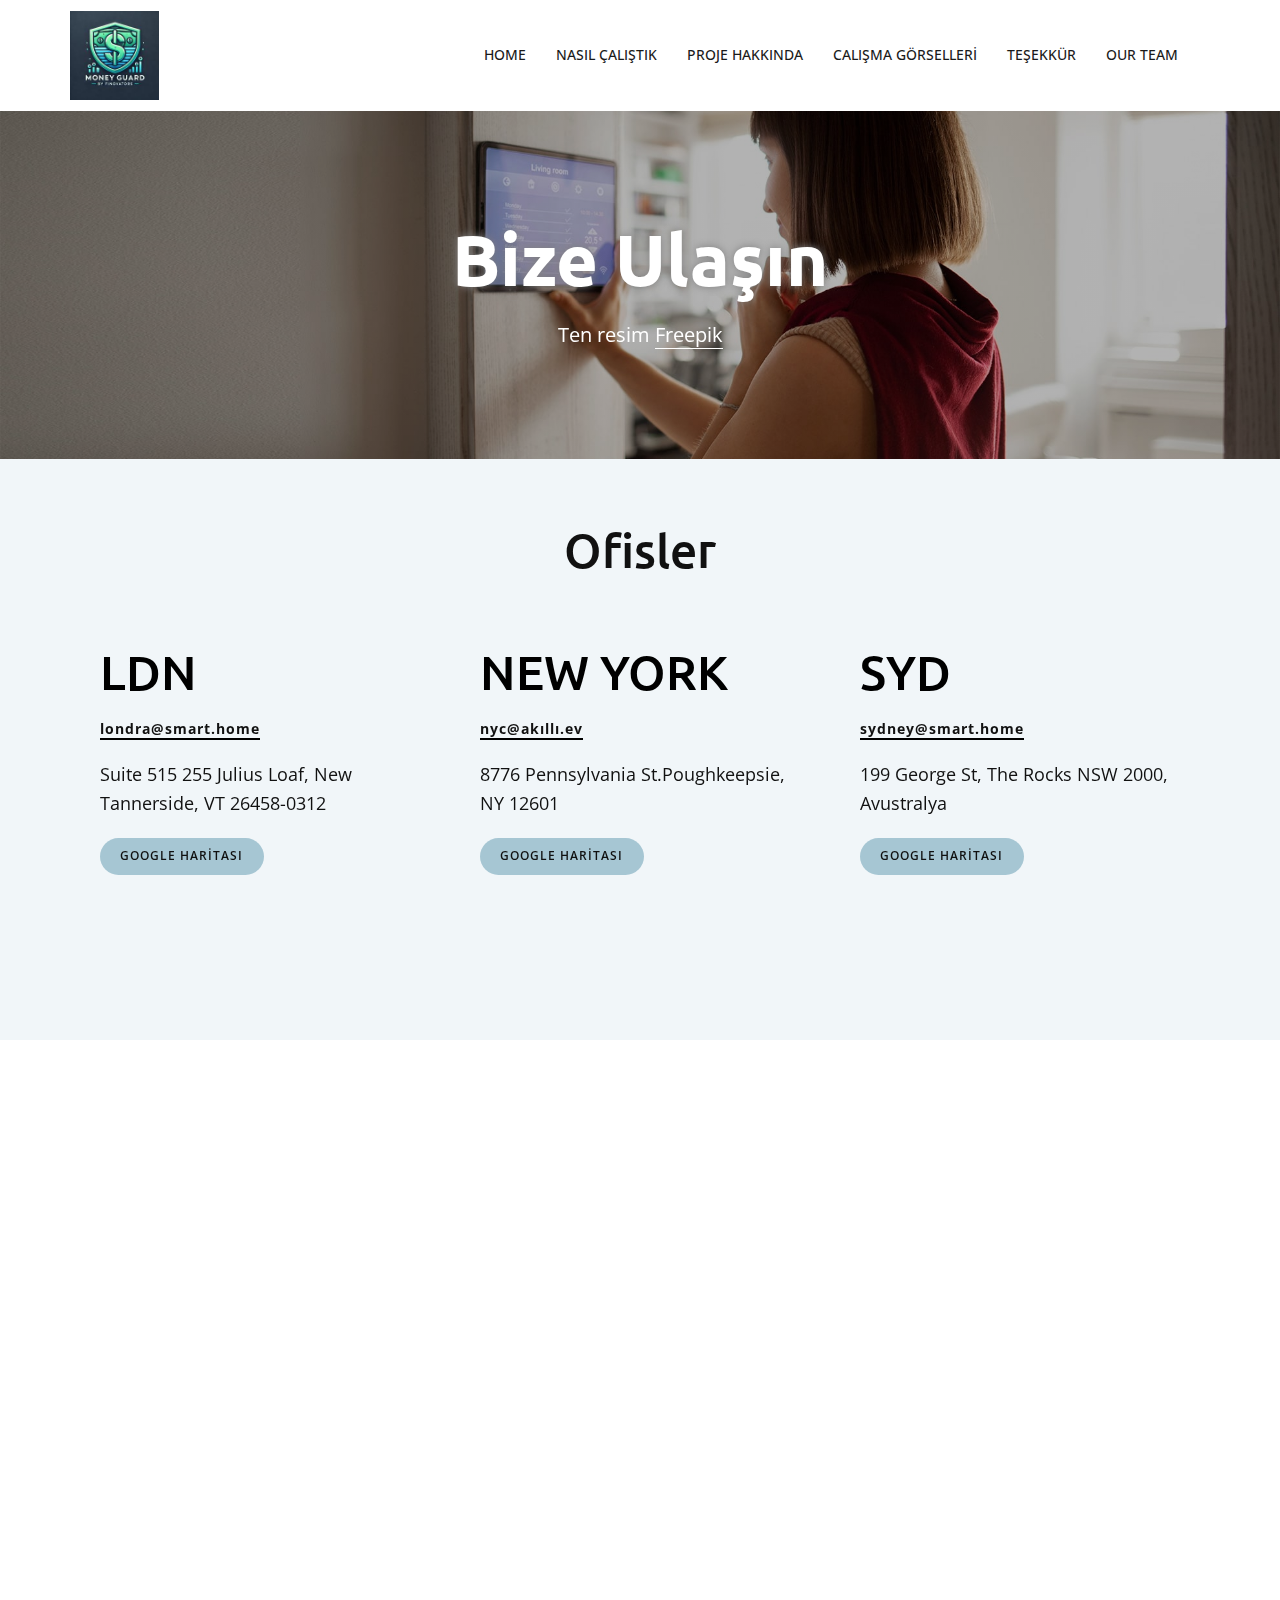
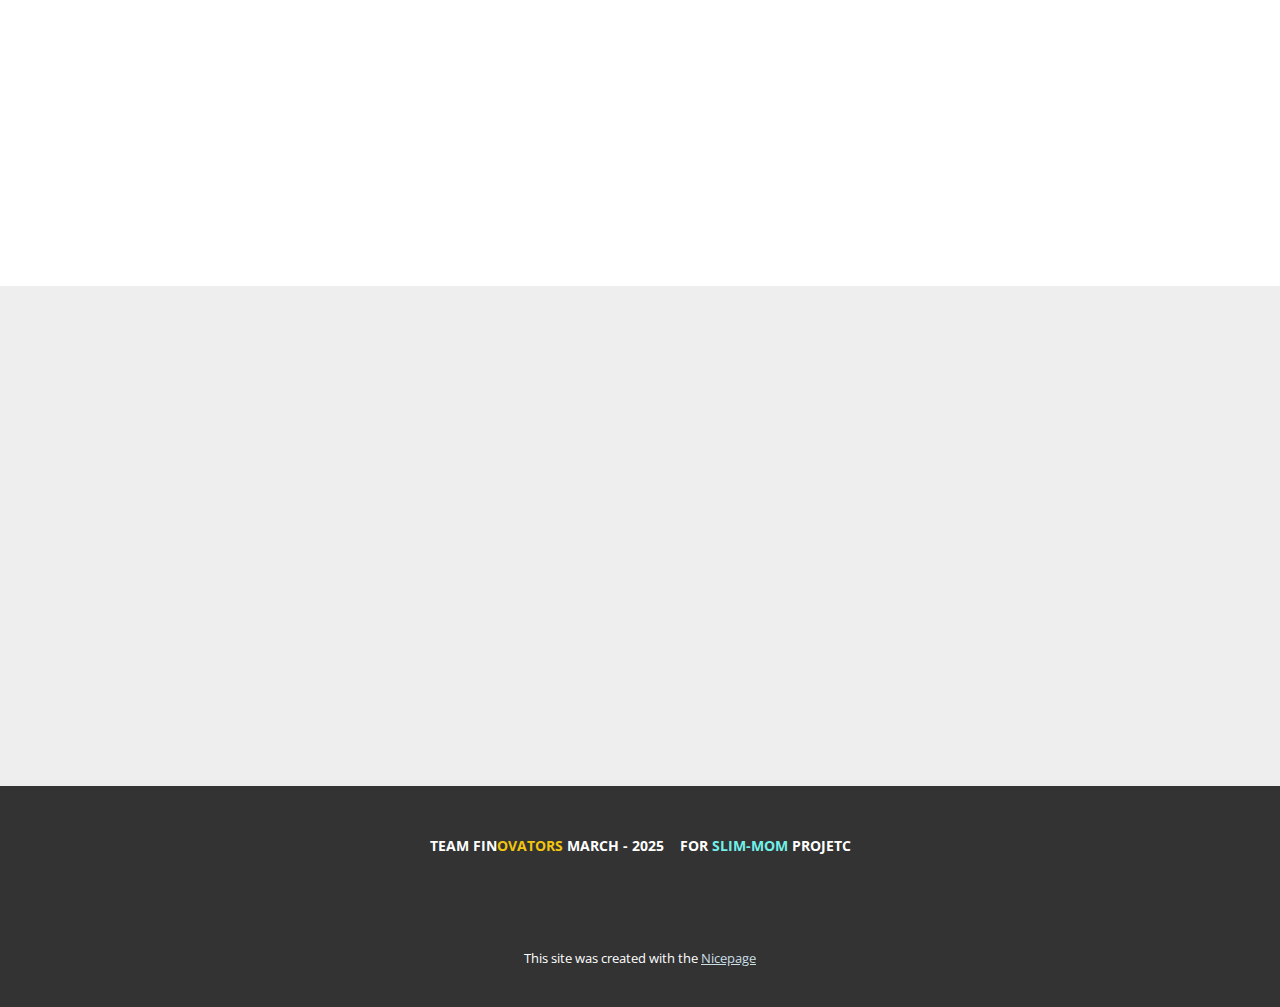
<file: İletişim.html>
<!DOCTYPE html>
<html style="font-size: 16px;" lang="tr"><head>
    <meta name="viewport" content="width=device-width, initial-scale=1.0">
    <meta charset="utf-8">
    <meta name="keywords" content="Bize Ulaşın, Ofisler, LDN, New York, SYD">
    <meta name="description" content="">
    <title>İletişim</title>
    <link rel="stylesheet" href="nicepage.css" media="screen">
<link rel="stylesheet" href="İletişim.css" media="screen">
    <script class="u-script" type="text/javascript" src="jquery.js" defer=""></script>
    <script class="u-script" type="text/javascript" src="nicepage.js" defer=""></script>
    <meta name="generator" content="Nicepage 7.6.4, nicepage.com">
    <meta name="referrer" content="origin">
    
    
    
    
    
    
    <link id="u-theme-google-font" rel="stylesheet" href="https://fonts.googleapis.com/css?family=Ubuntu:300,300i,400,400i,500,500i,700,700i|Open+Sans:300,300i,400,400i,500,500i,600,600i,700,700i,800,800i">
    <script type="application/ld+json">{
		"@context": "http://schema.org",
		"@type": "Organization",
		"name": "",
		"logo": "images/192614359.jpeg"
}</script>
    <meta name="theme-color" content="#86afc0">
    <meta property="og:title" content="İletişim">
    <meta property="og:type" content="website">
  <meta data-intl-tel-input-cdn-path="intlTelInput/"></head>
  <body data-path-to-root="./" data-include-products="false" class="u-body u-xl-mode" data-lang="tr"><header class="u-clearfix u-header u-sticky-388f" id="sec-0168" data-animation-name="" data-animation-duration="0" data-animation-delay="0" data-animation-direction=""><div class="u-clearfix u-sheet u-valign-middle-lg u-valign-middle-md u-valign-middle-sm u-valign-middle-xs u-sheet-1">
        <a href="#" class="u-image u-logo u-image-1" data-image-width="200" data-image-height="200">
          <img src="images/192614359.jpeg" class="u-logo-image u-logo-image-1">
        </a>
        <nav class="u-menu u-menu-one-level u-offcanvas u-menu-1">
          <div class="menu-collapse" style="font-size: 0.875rem; letter-spacing: 0px; text-transform: uppercase; font-weight: 500;">
            <a class="u-button-style u-custom-active-border-color u-custom-border u-custom-border-color u-custom-borders u-custom-hover-border-color u-custom-left-right-menu-spacing u-custom-padding-bottom u-custom-text-active-color u-custom-text-color u-custom-text-hover-color u-custom-top-bottom-menu-spacing u-hamburger-link u-nav-link u-text-active-palette-1-base u-text-hover-palette-2-base" href="#">
              <svg class="u-svg-link" viewBox="0 0 24 24"><use xlink:href="#menu-hamburger"></use></svg>
              <svg class="u-svg-content" version="1.1" id="menu-hamburger" viewBox="0 0 16 16" x="0px" y="0px" xmlns:xlink="http://www.w3.org/1999/xlink" xmlns="http://www.w3.org/2000/svg"><g><rect y="1" width="16" height="2"></rect><rect y="7" width="16" height="2"></rect><rect y="13" width="16" height="2"></rect>
</g></svg>
            </a>
          </div>
          <div class="u-custom-menu u-nav-container">
            <ul class="u-nav u-spacing-30 u-unstyled u-nav-1"><li class="u-nav-item"><a class="u-border-1 u-border-active-palette-1-base u-border-hover-palette-1-base u-border-no-left u-border-no-right u-border-no-top u-button-style u-nav-link u-text-active-grey-90 u-text-grey-90 u-text-hover-grey-90" href="./#carousel_3dba" data-page-id="3820214" style="padding: 10px 0px;">HOME</a>
</li><li class="u-nav-item"><a class="u-border-1 u-border-active-palette-1-base u-border-hover-palette-1-base u-border-no-left u-border-no-right u-border-no-top u-button-style u-nav-link u-text-active-grey-90 u-text-grey-90 u-text-hover-grey-90" href="./#block-1" data-page-id="3820214" style="padding: 10px 0px;">NASIL ÇALIŞTIK</a>
</li><li class="u-nav-item"><a class="u-border-1 u-border-active-palette-1-base u-border-hover-palette-1-base u-border-no-left u-border-no-right u-border-no-top u-button-style u-nav-link u-text-active-grey-90 u-text-grey-90 u-text-hover-grey-90" href="./#carousel_82e8" data-page-id="3820214" style="padding: 10px 0px;">PROJE HAKKINDA</a>
</li><li class="u-nav-item"><a class="u-border-1 u-border-active-palette-1-base u-border-hover-palette-1-base u-border-no-left u-border-no-right u-border-no-top u-button-style u-nav-link u-text-active-grey-90 u-text-grey-90 u-text-hover-grey-90" href="./#carousel_1fd3" data-page-id="3820214" style="padding: 10px 0px;">CALIŞMA GÖRSELLERİ</a>
</li><li class="u-nav-item"><a class="u-border-1 u-border-active-palette-1-base u-border-hover-palette-1-base u-border-no-left u-border-no-right u-border-no-top u-button-style u-nav-link u-text-active-grey-90 u-text-grey-90 u-text-hover-grey-90" href="./#carousel_8047" data-page-id="3820214" style="padding: 10px 0px;">TEŞEKKÜR</a>
</li><li class="u-nav-item"><a class="u-border-1 u-border-active-palette-1-base u-border-hover-palette-1-base u-border-no-left u-border-no-right u-border-no-top u-button-style u-nav-link u-text-active-grey-90 u-text-grey-90 u-text-hover-grey-90" href="./#carousel_76a1" data-page-id="3820214" style="padding: 10px 0px;">OUR TEAM</a>
</li></ul>
          </div>
          <div class="u-custom-menu u-nav-container-collapse">
            <div class="u-black u-container-style u-inner-container-layout u-opacity u-opacity-95 u-sidenav">
              <div class="u-inner-container-layout u-sidenav-overflow">
                <div class="u-menu-close"></div>
                <ul class="u-align-center u-nav u-popupmenu-items u-unstyled u-nav-2"><li class="u-nav-item"><a class="u-button-style u-nav-link" href="./#carousel_3dba" data-page-id="3820214">HOME</a>
</li><li class="u-nav-item"><a class="u-button-style u-nav-link" href="./#block-1" data-page-id="3820214">NASIL ÇALIŞTIK</a>
</li><li class="u-nav-item"><a class="u-button-style u-nav-link" href="./#carousel_82e8" data-page-id="3820214">PROJE HAKKINDA</a>
</li><li class="u-nav-item"><a class="u-button-style u-nav-link" href="./#carousel_1fd3" data-page-id="3820214">CALIŞMA GÖRSELLERİ</a>
</li><li class="u-nav-item"><a class="u-button-style u-nav-link" href="./#carousel_8047" data-page-id="3820214">TEŞEKKÜR</a>
</li><li class="u-nav-item"><a class="u-button-style u-nav-link" href="./#carousel_76a1" data-page-id="3820214">OUR TEAM</a>
</li></ul>
              </div>
            </div>
            <div class="u-black u-menu-overlay u-opacity u-opacity-70"></div>
          </div>
        </nav>
      </div></header>
    <section class="u-align-center u-clearfix u-container-align-center u-image u-shading u-section-1" src="" id="carousel_3dba" data-image-width="1980" data-image-height="878">
      <div class="u-clearfix u-sheet u-valign-middle u-sheet-1">
        <h1 class="u-align-center u-text u-text-body-alt-color u-text-default u-text-1" data-animation-name="customAnimationIn" data-animation-duration="1500" data-animation-delay="0">Bize Ulaşın</h1>
        <p class="u-text u-text-body-alt-color u-text-2" data-animation-name="customAnimationIn" data-animation-duration="1500" data-animation-delay="500">Ten resim <a href="https://www.freepik.com/photos/background" class="u-border-1 u-border-no-left u-border-no-right u-border-no-top u-border-white u-btn u-button-link u-button-style u-none u-text-body-alt-color u-btn-1" target="_blank">Freepik</a>
        </p>
      </div>
    </section>
    <section class="u-clearfix u-container-align-center u-palette-1-light-3 u-section-2" id="carousel_6fae">
      <div class="u-clearfix u-sheet u-valign-middle u-sheet-1">
        <h2 class="u-text u-text-default u-text-1" data-animation-name="customAnimationIn" data-animation-duration="1500" data-animation-delay="0">Ofisler</h2>
        <div class="u-expanded-width u-list u-list-1">
          <div class="u-repeater u-repeater-1">
            <div class="u-container-align-left u-list-item u-repeater-item u-list-item-1" data-animation-name="customAnimationIn" data-animation-duration="1500" data-animation-delay="500">
              <div class="u-container-layout u-similar-container u-valign-top u-container-layout-1">
                <h2 class="u-align-left u-text u-text-black u-text-default u-text-2">LDN</h2>
                <a href="mailto:london@smart.home" class="u-active-none u-align-left u-border-2 u-border-active-grey-60 u-border-black u-border-hover-grey-60 u-border-no-left u-border-no-right u-border-no-top u-btn u-button-style u-hover-none u-none u-text-active-grey-60 u-text-body-color u-text-hover-grey-60 u-btn-1">londra@smart.home</a>
                <p class="u-align-left u-text u-text-default u-text-3">Suite 515 255 Julius Loaf, New Tannerside, VT 26458-0312</p>
                <a href="#" class="u-active-black u-align-left u-border-none u-btn u-btn-round u-button-style u-hover-black u-palette-1-light-1 u-radius u-btn-2">Google Haritası</a>
              </div>
            </div>
            <div class="u-container-align-left u-list-item u-repeater-item u-video-cover u-list-item-2" data-animation-name="customAnimationIn" data-animation-duration="1500" data-animation-delay="500">
              <div class="u-container-layout u-similar-container u-valign-top u-container-layout-2">
                <h2 class="u-align-left u-text u-text-black u-text-default u-text-4">New York</h2>
                <a href="mailto:nyc@smart.home" class="u-active-none u-align-left u-border-2 u-border-active-grey-60 u-border-black u-border-hover-grey-60 u-border-no-left u-border-no-right u-border-no-top u-btn u-button-style u-hover-none u-none u-text-active-grey-60 u-text-body-color u-text-hover-grey-60 u-btn-3">nyc@akıllı.ev</a>
                <p class="u-align-left u-text u-text-default u-text-5">8776 Pennsylvania St.Poughkeepsie, NY 12601&nbsp;<br style="">
                </p>
                <a href="#" class="u-active-black u-align-left u-border-none u-btn u-btn-round u-button-style u-hover-black u-palette-1-light-1 u-radius u-btn-4">Google Haritası</a>
              </div>
            </div>
            <div class="u-container-align-left u-list-item u-repeater-item u-video-cover u-list-item-3" data-animation-name="customAnimationIn" data-animation-duration="1500" data-animation-delay="500">
              <div class="u-container-layout u-similar-container u-valign-top u-container-layout-3">
                <h2 class="u-align-left u-text u-text-black u-text-default u-text-6">SYD</h2>
                <a href="mailto:sydney@smart.home" class="u-active-none u-align-left u-border-2 u-border-active-grey-60 u-border-black u-border-hover-grey-60 u-border-no-left u-border-no-right u-border-no-top u-btn u-button-style u-hover-none u-none u-text-active-grey-60 u-text-body-color u-text-hover-grey-60 u-btn-5">sydney@smart.home</a>
                <p class="u-align-left u-text u-text-default u-text-7">199 George St, The Rocks NSW 2000, Avustralya</p>
                <a href="#" class="u-active-black u-align-left u-border-none u-btn u-btn-round u-button-style u-hover-black u-palette-1-light-1 u-radius u-btn-6">Google Haritası</a>
              </div>
            </div>
          </div>
        </div>
      </div>
    </section>
    <section class="u-clearfix u-container-align-center u-section-3" id="carousel_4581">
      <div class="u-clearfix u-sheet u-valign-middle u-sheet-1">
        <div class="custom-expanded data-layout-selected u-clearfix u-gutter-30 u-layout-wrap u-layout-wrap-1">
          <div class="u-gutter-0 u-layout">
            <div class="u-layout-row">
              <div class="u-container-align-left u-container-style u-layout-cell u-size-28 u-layout-cell-1" data-animation-name="customAnimationIn" data-animation-duration="1500" data-animation-delay="500">
                <div class="u-container-layout u-valign-middle u-container-layout-1">
                  <h3 class="u-align-left u-text u-text-default u-text-1">Akıllı Ev Projesi Yap</h3>
                  <p class="u-align-left u-text u-text-default u-text-2">Sample text. Click to select the Text Element.</p>
                  <div class="u-expanded-width u-form u-grey-5 u-radius-50 u-form-1">
                    <form action="https://forms.nicepagesrv.com/v2/form/process" class="u-clearfix u-form-spacing-20 u-form-vertical u-inner-form" source="email" name="form" style="padding: 30px;">
                      <div class="u-form-group u-form-name">
                        <label for="name-b064" class="u-label">Name</label>
                        <input type="text" placeholder="Enter your Name" id="name-b064" name="name" class="u-border-none u-input u-input-rectangle u-radius-20" required="">
                      </div>
                      <div class="u-form-email u-form-group">
                        <label for="email-b064" class="u-label">Email</label>
                        <input type="email" placeholder="Enter a valid email address" id="email-b064" name="email" class="u-border-none u-input u-input-rectangle u-radius-20" required="">
                      </div>
                      <div class="u-form-group u-form-message">
                        <label for="message-b064" class="u-label">Message</label>
                        <textarea placeholder="Enter your message" rows="4" cols="50" id="message-b064" name="message" class="u-border-none u-input u-input-rectangle u-radius-20" required=""></textarea>
                      </div>
                      <div class="u-align-left u-form-group u-form-submit">
                        <a href="#" class="u-border-none u-btn u-btn-submit u-button-style u-palette-1-light-1 u-radius-30 u-btn-1">Göndermek</a>
                        <input type="submit" value="submit" class="u-form-control-hidden">
                      </div>
                      <div class="u-form-send-message u-form-send-success">Teşekkür ederiz! Mesajınız gönderildi.</div>
                      <div class="u-form-send-error u-form-send-message">Mesajınız gönderilemedi. Lütfen hataları düzeltin ve tekrar deneyin.</div>
                      <input type="hidden" value="" name="recaptchaResponse">
                      <input type="hidden" name="formServices" value="">
                    </form>
                  </div>
                </div>
              </div>
              <div class="u-container-style u-layout-cell u-size-32 u-layout-cell-2" data-animation-name="customAnimationIn" data-animation-duration="1500" data-animation-delay="0">
                <div class="u-container-layout u-valign-bottom u-container-layout-2">
                  <img class="custom-expanded u-image u-image-round u-radius u-image-1" src="images/digital-tablet-screen-with-smart-home-controller-wooden-table_53876-102347.jpg" alt="" data-image-width="1380" data-image-height="920">
                </div>
              </div>
            </div>
          </div>
        </div>
      </div>
    </section>
    <section class="u-clearfix u-grey-light-2 u-typography-custom-page-typography-12--Map u-section-4" id="sec-4354">
      <div class="u-expanded u-grey-light-2 u-map">
        <div class="embed-responsive">
          <iframe class="embed-responsive-item" src="https://maps.google.com/maps?output=embed&amp;q=Manhattan&amp;t=m" data-map="[base64]"></iframe>
        </div>
      </div>
    </section>
    
    
    
    <footer class="u-align-center u-clearfix u-footer u-grey-80 u-footer" id="sec-143b"><div class="u-clearfix u-sheet u-valign-middle u-sheet-1">
        <p class="u-small-text u-text u-text-variant u-text-1">TEAM FIN<span class="u-text-palette-3-base">OVATORS </span> MARCH - 2025&nbsp; &nbsp; FOR<span class="u-text-palette-4-light-1"> SLIM-MOM</span> PROJETC
        </p>
      </div></footer>
    <section class="u-backlink u-clearfix u-grey-80">
      <p class="u-text">
        <span>This site was created with the </span>
        <a class="u-link" href="https://nicepage.com/" target="_blank" rel="nofollow">
          <span>Nicepage</span>
        </a>
      </p>
    </section>
  
</body></html>
</file>
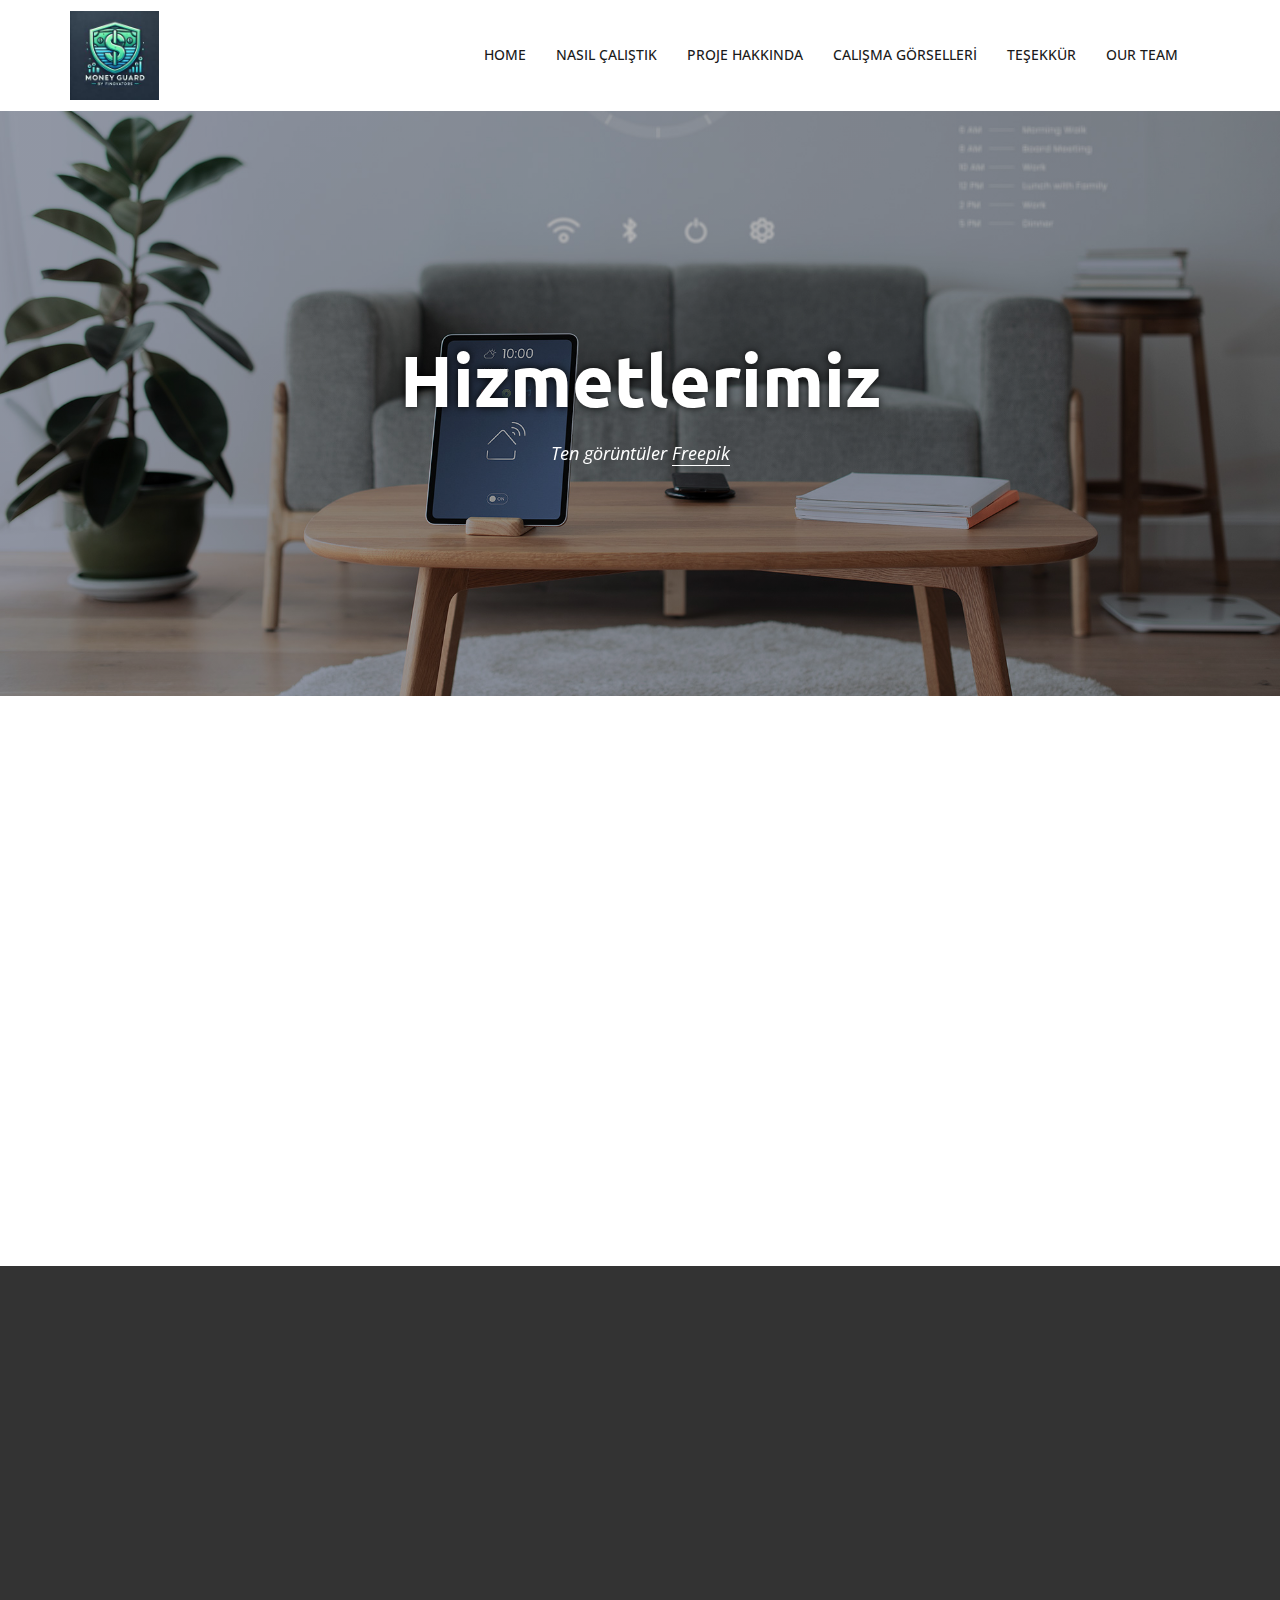
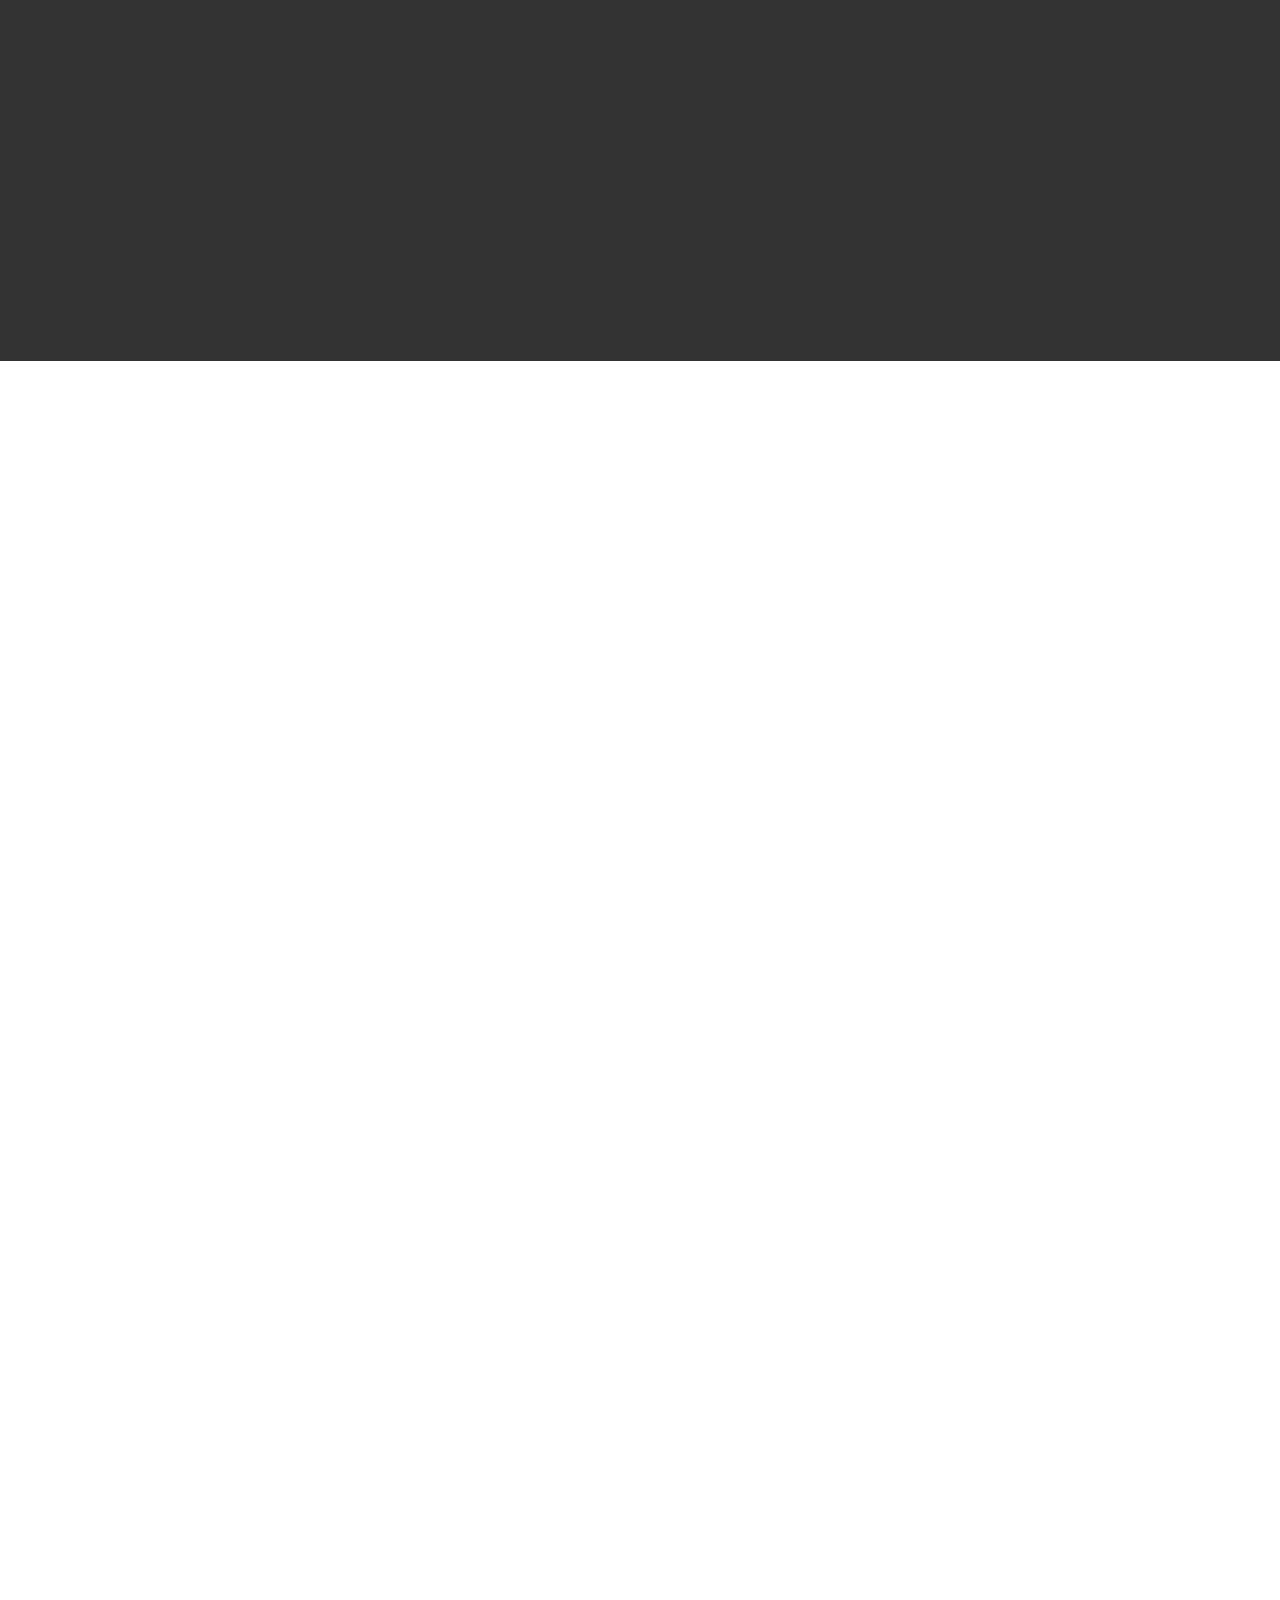
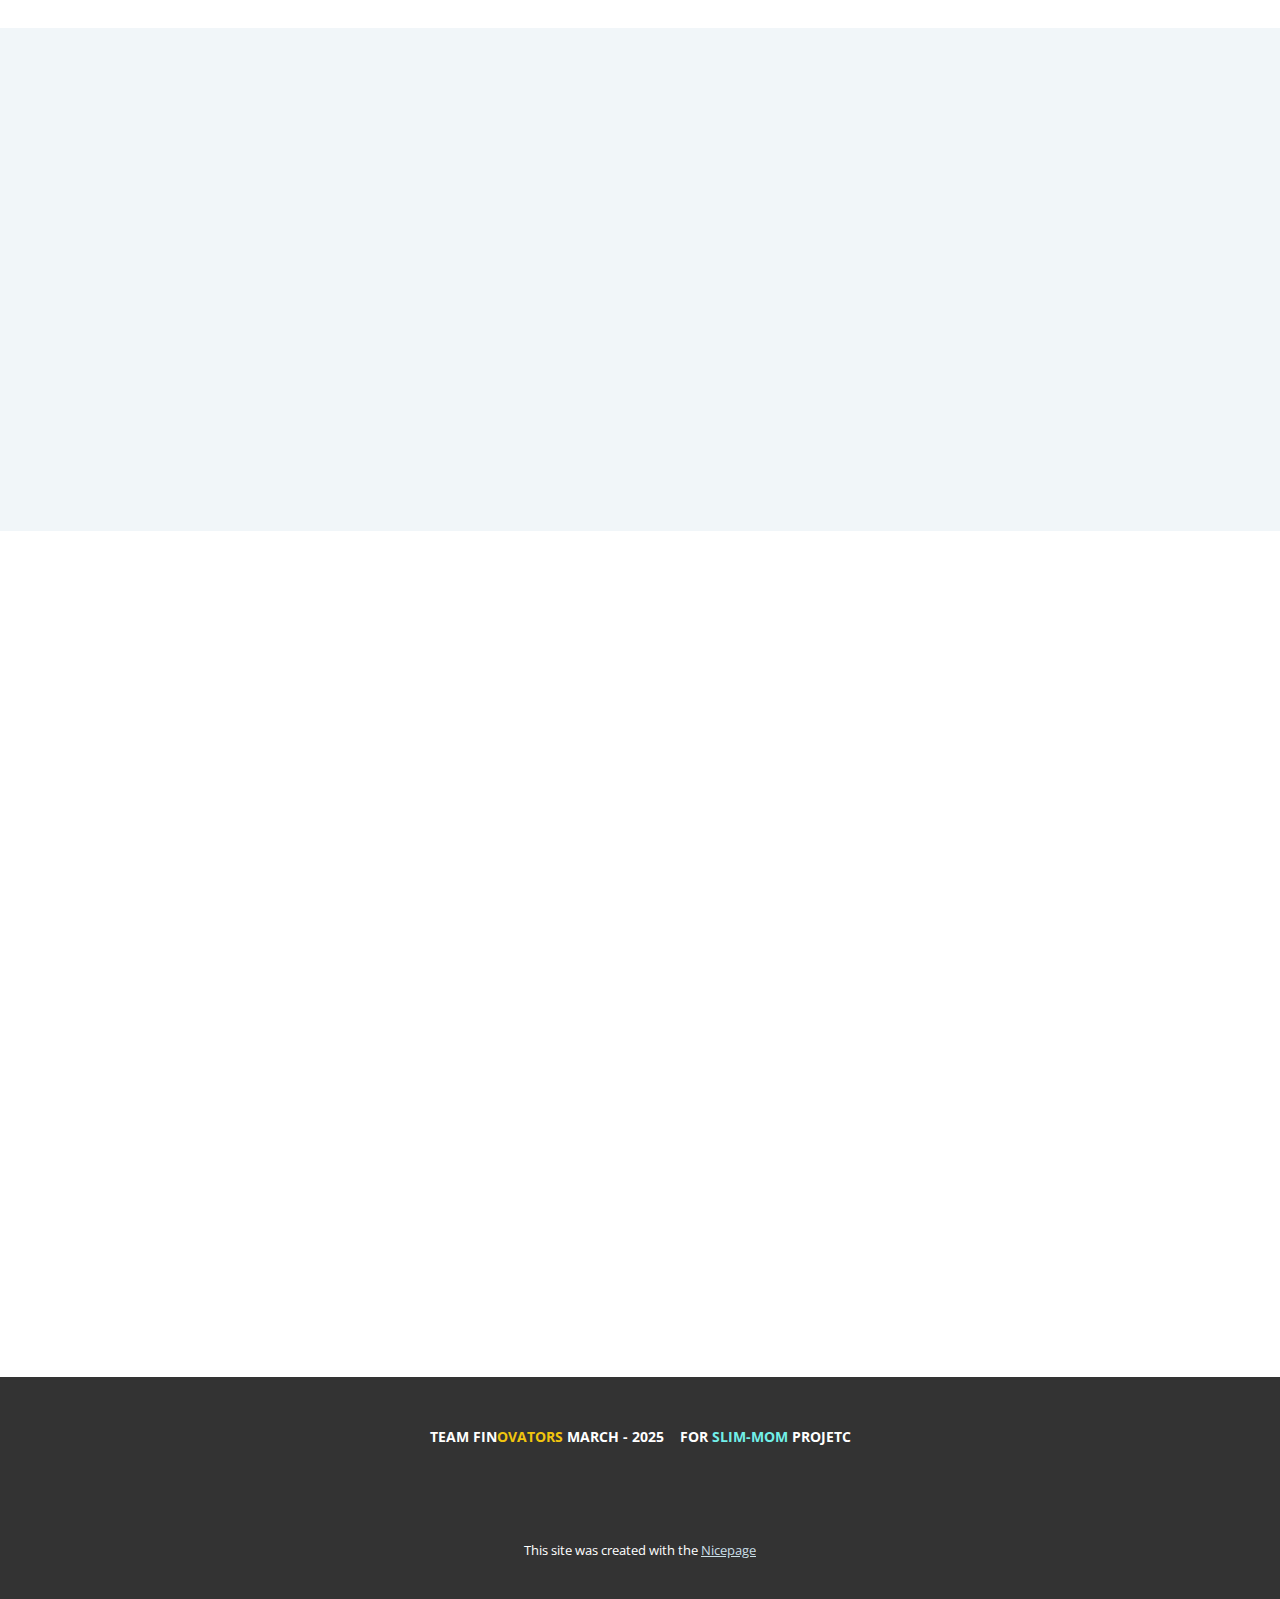
<file: Services.html>
<!DOCTYPE html>
<html style="font-size: 16px;" lang="tr"><head>
    <meta name="viewport" content="width=device-width, initial-scale=1.0">
    <meta charset="utf-8">
    <meta name="keywords" content="Hizmetlerimiz, Sağladığımız Hizmetler, Akıllı Kamera Kontrolü, Akıllı Ev Hakkında, İnsanlar Bize Güveniyor, Akıllı Ev hakkında daha fazla bilgi edinin">
    <meta name="description" content="">
    <title>Services</title>
    <link rel="stylesheet" href="nicepage.css" media="screen">
<link rel="stylesheet" href="Services.css" media="screen">
    <script class="u-script" type="text/javascript" src="jquery.js" defer=""></script>
    <script class="u-script" type="text/javascript" src="nicepage.js" defer=""></script>
    <meta name="generator" content="Nicepage 7.6.4, nicepage.com">
    <meta name="referrer" content="origin">
    
    
    
    
    
    
    
    
    
    <link id="u-theme-google-font" rel="stylesheet" href="https://fonts.googleapis.com/css?family=Ubuntu:300,300i,400,400i,500,500i,700,700i|Open+Sans:300,300i,400,400i,500,500i,600,600i,700,700i,800,800i">
    <script type="application/ld+json">{
		"@context": "http://schema.org",
		"@type": "Organization",
		"name": "",
		"logo": "images/192614359.jpeg"
}</script>
    <meta name="theme-color" content="#86afc0">
    <meta property="og:title" content="Services">
    <meta property="og:type" content="website">
  <meta data-intl-tel-input-cdn-path="intlTelInput/"></head>
  <body data-path-to-root="./" data-include-products="false" class="u-body u-xl-mode" data-lang="tr"><header class="u-clearfix u-header u-sticky-388f" id="sec-0168" data-animation-name="" data-animation-duration="0" data-animation-delay="0" data-animation-direction=""><div class="u-clearfix u-sheet u-valign-middle-lg u-valign-middle-md u-valign-middle-sm u-valign-middle-xs u-sheet-1">
        <a href="#" class="u-image u-logo u-image-1" data-image-width="200" data-image-height="200">
          <img src="images/192614359.jpeg" class="u-logo-image u-logo-image-1">
        </a>
        <nav class="u-menu u-menu-one-level u-offcanvas u-menu-1">
          <div class="menu-collapse" style="font-size: 0.875rem; letter-spacing: 0px; text-transform: uppercase; font-weight: 500;">
            <a class="u-button-style u-custom-active-border-color u-custom-border u-custom-border-color u-custom-borders u-custom-hover-border-color u-custom-left-right-menu-spacing u-custom-padding-bottom u-custom-text-active-color u-custom-text-color u-custom-text-hover-color u-custom-top-bottom-menu-spacing u-hamburger-link u-nav-link u-text-active-palette-1-base u-text-hover-palette-2-base" href="#">
              <svg class="u-svg-link" viewBox="0 0 24 24"><use xlink:href="#menu-hamburger"></use></svg>
              <svg class="u-svg-content" version="1.1" id="menu-hamburger" viewBox="0 0 16 16" x="0px" y="0px" xmlns:xlink="http://www.w3.org/1999/xlink" xmlns="http://www.w3.org/2000/svg"><g><rect y="1" width="16" height="2"></rect><rect y="7" width="16" height="2"></rect><rect y="13" width="16" height="2"></rect>
</g></svg>
            </a>
          </div>
          <div class="u-custom-menu u-nav-container">
            <ul class="u-nav u-spacing-30 u-unstyled u-nav-1"><li class="u-nav-item"><a class="u-border-1 u-border-active-palette-1-base u-border-hover-palette-1-base u-border-no-left u-border-no-right u-border-no-top u-button-style u-nav-link u-text-active-grey-90 u-text-grey-90 u-text-hover-grey-90" href="./#carousel_3dba" data-page-id="3820214" style="padding: 10px 0px;">HOME</a>
</li><li class="u-nav-item"><a class="u-border-1 u-border-active-palette-1-base u-border-hover-palette-1-base u-border-no-left u-border-no-right u-border-no-top u-button-style u-nav-link u-text-active-grey-90 u-text-grey-90 u-text-hover-grey-90" href="./#block-1" data-page-id="3820214" style="padding: 10px 0px;">NASIL ÇALIŞTIK</a>
</li><li class="u-nav-item"><a class="u-border-1 u-border-active-palette-1-base u-border-hover-palette-1-base u-border-no-left u-border-no-right u-border-no-top u-button-style u-nav-link u-text-active-grey-90 u-text-grey-90 u-text-hover-grey-90" href="./#carousel_82e8" data-page-id="3820214" style="padding: 10px 0px;">PROJE HAKKINDA</a>
</li><li class="u-nav-item"><a class="u-border-1 u-border-active-palette-1-base u-border-hover-palette-1-base u-border-no-left u-border-no-right u-border-no-top u-button-style u-nav-link u-text-active-grey-90 u-text-grey-90 u-text-hover-grey-90" href="./#carousel_1fd3" data-page-id="3820214" style="padding: 10px 0px;">CALIŞMA GÖRSELLERİ</a>
</li><li class="u-nav-item"><a class="u-border-1 u-border-active-palette-1-base u-border-hover-palette-1-base u-border-no-left u-border-no-right u-border-no-top u-button-style u-nav-link u-text-active-grey-90 u-text-grey-90 u-text-hover-grey-90" href="./#carousel_8047" data-page-id="3820214" style="padding: 10px 0px;">TEŞEKKÜR</a>
</li><li class="u-nav-item"><a class="u-border-1 u-border-active-palette-1-base u-border-hover-palette-1-base u-border-no-left u-border-no-right u-border-no-top u-button-style u-nav-link u-text-active-grey-90 u-text-grey-90 u-text-hover-grey-90" href="./#carousel_76a1" data-page-id="3820214" style="padding: 10px 0px;">OUR TEAM</a>
</li></ul>
          </div>
          <div class="u-custom-menu u-nav-container-collapse">
            <div class="u-black u-container-style u-inner-container-layout u-opacity u-opacity-95 u-sidenav">
              <div class="u-inner-container-layout u-sidenav-overflow">
                <div class="u-menu-close"></div>
                <ul class="u-align-center u-nav u-popupmenu-items u-unstyled u-nav-2"><li class="u-nav-item"><a class="u-button-style u-nav-link" href="./#carousel_3dba" data-page-id="3820214">HOME</a>
</li><li class="u-nav-item"><a class="u-button-style u-nav-link" href="./#block-1" data-page-id="3820214">NASIL ÇALIŞTIK</a>
</li><li class="u-nav-item"><a class="u-button-style u-nav-link" href="./#carousel_82e8" data-page-id="3820214">PROJE HAKKINDA</a>
</li><li class="u-nav-item"><a class="u-button-style u-nav-link" href="./#carousel_1fd3" data-page-id="3820214">CALIŞMA GÖRSELLERİ</a>
</li><li class="u-nav-item"><a class="u-button-style u-nav-link" href="./#carousel_8047" data-page-id="3820214">TEŞEKKÜR</a>
</li><li class="u-nav-item"><a class="u-button-style u-nav-link" href="./#carousel_76a1" data-page-id="3820214">OUR TEAM</a>
</li></ul>
              </div>
            </div>
            <div class="u-black u-menu-overlay u-opacity u-opacity-70"></div>
          </div>
        </nav>
      </div></header>
    <section class="u-align-center u-clearfix u-container-align-center u-container-align-center-xs u-image u-shading u-section-1" src="" id="sec-57cb" data-image-width="1980" data-image-height="1321">
      <div class="u-clearfix u-sheet u-valign-middle u-sheet-1">
        <h1 class="u-align-center u-text u-text-body-alt-color u-text-default u-text-1" data-animation-name="customAnimationIn" data-animation-duration="1500" data-animation-delay="0">Hizmetlerimiz</h1>
        <p class="u-align-left u-text u-text-2" data-animation-name="customAnimationIn" data-animation-duration="1500" data-animation-delay="0">Ten görüntüler <a href="https://freepik.com/photos/backround" class="u-active-none u-border-1 u-border-active-palette-4-light-2 u-border-hover-palette-4-light-2 u-border-no-left u-border-no-right u-border-no-top u-border-white u-bottom-left-radius-0 u-bottom-right-radius-0 u-btn u-button-link u-button-style u-hover-none u-none u-radius-0 u-text-body-alt-color u-top-left-radius-0 u-top-right-radius-0 u-btn-1">Freepik</a>
        </p>
      </div>
    </section>
    <section class="u-align-center u-clearfix u-container-align-center u-white u-section-2" src="" id="carousel_625e">
      <div class="u-clearfix u-sheet u-valign-middle u-sheet-1">
        <h2 class="u-align-center u-text u-text-default u-text-1" data-animation-name="customAnimationIn" data-animation-duration="1500" data-animation-delay="0">Sağladığımız Hizmetler</h2>
        <p class="u-align-center u-text u-text-2" data-animation-name="customAnimationIn" data-animation-duration="1500" data-animation-delay="0"> Nunc eu turpis id nulla sodales luctus. Vestibulum fermentum dui faucibus ligula dapibus scelerisque. Etiam laoreet vitae est vitae convallis. </p>
        <div class="u-expanded-width u-list u-list-1">
          <div class="u-repeater u-repeater-1">
            <div class="u-container-align-center u-container-style u-list-item u-palette-1-light-3 u-radius u-repeater-item u-shape-round u-list-item-1" data-animation-name="customAnimationIn" data-animation-duration="1500" data-animation-delay="500">
              <div class="u-container-layout u-similar-container u-valign-top u-container-layout-1">
                <span class="u-align-center u-file-icon u-icon u-text-palette-1-base u-icon-1" data-animation-name="" data-animation-duration="0" data-animation-delay="0" data-animation-direction=""><img src="images/8477375-5f3f615a.png" alt=""></span>
                <h4 class="u-align-center u-text u-text-palette-1-base u-text-3">Misyon</h4>
              </div>
            </div>
            <div class="u-container-align-center u-container-style u-list-item u-palette-1-light-3 u-radius u-repeater-item u-shape-round u-list-item-2" data-animation-name="customAnimationIn" data-animation-duration="1500" data-animation-delay="500">
              <div class="u-container-layout u-similar-container u-valign-top u-container-layout-2">
                <span class="u-align-center u-file-icon u-icon u-text-palette-1-base u-icon-2" data-animation-name="" data-animation-duration="0" data-animation-delay="0" data-animation-direction=""><img src="images/7209980-6282ebc3.png" alt=""></span>
                <h4 class="u-align-center u-text u-text-palette-1-base u-text-4">Enerji Tasarrufu</h4>
              </div>
            </div>
            <div class="u-container-align-center u-container-style u-list-item u-palette-1-light-3 u-radius u-repeater-item u-shape-round u-list-item-3" data-animation-name="customAnimationIn" data-animation-duration="1500" data-animation-delay="500">
              <div class="u-container-layout u-similar-container u-valign-top u-container-layout-3">
                <span class="u-align-center u-file-icon u-icon u-text-palette-1-base u-icon-3" data-animation-name="" data-animation-duration="0" data-animation-delay="0" data-animation-direction=""><img src="images/675883-db02c7e5.png" alt=""></span>
                <h4 class="u-align-center u-text u-text-palette-1-base u-text-5">Akıllı Isıtma</h4>
              </div>
            </div>
            <div class="u-container-align-center u-container-style u-list-item u-palette-1-light-3 u-radius u-repeater-item u-shape-round u-list-item-4" data-animation-name="customAnimationIn" data-animation-duration="1500" data-animation-delay="500">
              <div class="u-container-layout u-similar-container u-valign-top u-container-layout-4">
                <span class="u-align-center u-file-icon u-icon u-text-palette-1-base u-icon-4" data-animation-name="" data-animation-duration="0" data-animation-delay="0" data-animation-direction=""><img src="images/942136-9af6e52d.png" alt=""></span>
                <h4 class="u-align-center u-text u-text-palette-1-base u-text-6">Güvenlik Koruması</h4>
              </div>
            </div>
          </div>
        </div>
      </div>
    </section>
    <section class="u-clearfix u-container-align-center u-grey-80 u-section-3" id="sec-b470">
      <div class="u-clearfix u-sheet u-valign-middle u-sheet-1">
        <div class="data-layout-selected u-clearfix u-expanded-width u-layout-wrap u-layout-wrap-1">
          <div class="u-layout">
            <div class="u-layout-row">
              <div class="u-container-align-left u-container-style u-layout-cell u-size-32 u-layout-cell-1" data-animation-name="customAnimationIn" data-animation-duration="1000" data-animation-delay="500">
                <div class="u-container-layout u-valign-middle u-container-layout-1">
                  <h2 class="u-align-left u-text u-text-1">Akıllı Kamera Kontrolü</h2>
                  <ul class="u-align-left u-custom-list u-spacing-10 u-text u-text-2">
                    <li style="padding-left: 9px;">
                      <div class="u-list-icon u-text-palette-2-base">
                        <svg class="u-svg-content" viewBox="0 0 512 512" id="svg-6b0f" style=""><path d="m202.6 478-202.6-186.6 70.5-76.6 121.5 111.9 239.4-292.7 80.6 65.9z" fill="currentColor" class="" style=""></path></svg>
                      </div> %100 Kablosuz – Güç kablolarından arınmış 
                    </li>
                    <li style="padding-left: 9px;">
                      <div class="u-list-icon u-text-palette-2-base">
                        <svg class="u-svg-content" viewBox="0 0 512 512" id="svg-6b0f" style=""><path d="m202.6 478-202.6-186.6 70.5-76.6 121.5 111.9 239.4-292.7 80.6 65.9z" fill="currentColor" class="" style=""></path></svg>
                      </div>HD Video – Keskin, ayrıntılı videonun keyfini çıkarın 
                    </li>
                    <li style="padding-left: 9px;">
                      <div class="u-list-icon u-text-palette-2-base">
                        <svg class="u-svg-content" viewBox="0 0 512 512" id="svg-6b0f" style=""><path d="m202.6 478-202.6-186.6 70.5-76.6 121.5 111.9 239.4-292.7 80.6 65.9z" fill="currentColor" class="" style=""></path></svg>
                      </div>Şarj edilebilir – Uzun ömürlü piller 
                    </li>
                    <li style="padding-left: 9px;">
                      <div class="u-list-icon u-text-palette-2-base">
                        <svg class="u-svg-content" viewBox="0 0 512 512" id="svg-6b0f" style=""><path d="m202.6 478-202.6-186.6 70.5-76.6 121.5 111.9 239.4-292.7 80.6 65.9z" fill="currentColor" class="" style=""></path></svg>
                      </div>Hızlı Şarj – Hızlı pil şarjı elde edin 
                    </li>
                    <li style="padding-left: 9px;">
                      <div class="u-list-icon u-text-palette-2-base">
                        <svg class="u-svg-content" viewBox="0 0 512 512" id="svg-6b0f" style=""><path d="m202.6 478-202.6-186.6 70.5-76.6 121.5 111.9 239.4-292.7 80.6 65.9z" fill="currentColor" class="" style=""></path></svg>
                      </div>2 yönlü Ses – Dinleyin veya geri konuşun. 
                    </li>
                  </ul>
                  <a href="#" class="u-active-white u-align-left u-border-2 u-border-active-white u-border-hover-white u-border-white u-btn u-btn-round u-button-style u-hover-white u-none u-radius-50 u-btn-1">Daha fazla bilgi edin </a>
                </div>
              </div>
              <div class="u-container-align-right u-container-style u-layout-cell u-size-28 u-layout-cell-2">
                <div class="u-container-layout u-valign-middle u-container-layout-2">
                  <img class="u-expanded-width u-image u-image-round u-radius u-image-1" src="images/finger-pressing-smart-home-autom.jpg" alt="" data-image-width="1380" data-image-height="920" data-animation-name="customAnimationIn" data-animation-duration="1500" data-animation-delay="700">
                </div>
              </div>
            </div>
          </div>
        </div>
      </div>
    </section>
    <section class="u-clearfix u-container-align-center u-white u-section-4" id="carousel_9874">
      <div class="u-clearfix u-sheet u-valign-middle u-sheet-1">
        <div class="data-layout-selected u-clearfix u-expanded-width u-layout-wrap u-layout-wrap-1">
          <div class="u-layout">
            <div class="u-layout-row">
              <div class="u-container-align-left u-container-style u-layout-cell u-size-28 u-layout-cell-1">
                <div class="u-container-layout u-valign-middle u-container-layout-1">
                  <img class="u-expanded-width u-image u-image-round u-radius u-image-1" src="images/man-using-smartphone-his-automat.jpg" alt="" data-image-width="740" data-image-height="1110" data-animation-name="customAnimationIn" data-animation-duration="1500" data-animation-delay="700">
                </div>
              </div>
              <div class="u-container-align-left u-container-style u-layout-cell u-palette-1-light-3 u-radius u-shape-round u-size-32 u-layout-cell-2" data-animation-name="customAnimationIn" data-animation-duration="1000" data-animation-delay="500">
                <div class="u-container-layout u-valign-middle u-container-layout-2">
                  <h2 class="u-align-left u-text u-text-1">Akıllı Ev Hakkında</h2>
                  <ul class="u-align-left u-custom-list u-spacing-10 u-text u-text-2">
                    <li style="padding-left: 9px;">
                      <div class="u-list-icon u-text-palette-1-base">
                        <svg class="u-svg-content" viewBox="0 0 512 512" id="svg-6b0f" style=""><path d="m202.6 478-202.6-186.6 70.5-76.6 121.5 111.9 239.4-292.7 80.6 65.9z" fill="currentColor" class="" style=""></path></svg>
                      </div>Akıllı Aydınlatma Kurulumu 
                    </li>
                    <li style="padding-left: 9px;">
                      <div class="u-list-icon u-text-palette-1-base">
                        <svg class="u-svg-content" viewBox="0 0 512 512" id="svg-6b0f" style=""><path d="m202.6 478-202.6-186.6 70.5-76.6 121.5 111.9 239.4-292.7 80.6 65.9z" fill="currentColor" class="" style=""></path></svg>
                      </div>Medya Odası Kurulumu 
                    </li>
                    <li style="padding-left: 9px;">
                      <div class="u-list-icon u-text-palette-1-base">
                        <svg class="u-svg-content" viewBox="0 0 512 512" id="svg-6b0f" style=""><path d="m202.6 478-202.6-186.6 70.5-76.6 121.5 111.9 239.4-292.7 80.6 65.9z" fill="currentColor" class="" style=""></path></svg>
                      </div>Ev Sineması Kurulumu 
                    </li>
                    <li style="padding-left: 9px;">
                      <div class="u-list-icon u-text-palette-1-base">
                        <svg class="u-svg-content" viewBox="0 0 512 512" id="svg-6b0f" style=""><path d="m202.6 478-202.6-186.6 70.5-76.6 121.5 111.9 239.4-292.7 80.6 65.9z" fill="currentColor" class="" style=""></path></svg>
                      </div>Akıllı Kapı Zili Kurulumu 
                    </li>
                    <li style="padding-left: 9px;">
                      <div class="u-list-icon u-text-palette-1-base">
                        <svg class="u-svg-content" viewBox="0 0 512 512" id="svg-6b0f" style=""><path d="m202.6 478-202.6-186.6 70.5-76.6 121.5 111.9 239.4-292.7 80.6 65.9z" fill="currentColor" class="" style=""></path></svg>
                      </div>Akıllı Termostat Kurulumu 
                    </li>
                    <li style="padding-left: 9px;">
                      <div class="u-list-icon u-text-palette-1-base">
                        <svg class="u-svg-content" viewBox="0 0 512 512" id="svg-6b0f" style=""><path d="m202.6 478-202.6-186.6 70.5-76.6 121.5 111.9 239.4-292.7 80.6 65.9z" fill="currentColor" class="" style=""></path></svg>
                      </div>Akıllı Kapı Kilidi Kurulumu 
                    </li>
                  </ul>
                  <a href="#" class="u-active-palette-1-base u-align-center u-border-2 u-border-active-palette-1-base u-border-hover-palette-1-base u-border-palette-1-base u-btn u-btn-round u-button-style u-hover-palette-1-base u-none u-radius u-text-active-white u-text-hover-white u-text-palette-1-base u-btn-1" data-animation-name="customAnimationIn" data-animation-duration="1500" data-animation-delay="700">Daha fazla bilgi edin </a>
                </div>
              </div>
            </div>
          </div>
        </div>
      </div>
    </section>
    <section class="u-align-left u-clearfix u-container-align-center u-container-align-left u-white u-section-5" id="carousel_8047">
      <div class="u-clearfix u-sheet u-valign-middle u-sheet-1">
        <h2 class="u-align-center u-text u-text-default u-text-1" data-animation-name="customAnimationIn" data-animation-duration="1500" data-animation-delay="200">İnsanlar Bize Güveniyor</h2>
        <p class="u-align-center u-large-text u-text u-text-variant u-text-2" data-animation-name="flipIn" data-animation-duration="1500" data-animation-delay="500" data-animation-direction="X">Sample text. Click to select the Text Element.&nbsp;Lorem ipsum dolor sit amet, consectetur adipiscing elit, sed do eiusmod tempor incididunt ut labore et dolore magna aliqua. Ut enim ad minim veniam, quis nostrud exercitation ullamco laboris nisi ut aliquip ex ea commodo consequat. </p>
        <a href="#" class="u-active-palette-1-base u-align-center u-border-2 u-border-active-palette-1-base u-border-hover-palette-1-base u-border-palette-1-base u-btn u-btn-round u-button-style u-hover-palette-1-base u-none u-radius-50 u-text-active-white u-text-hover-white u-text-palette-1-base u-btn-1" data-animation-name="customAnimationIn" data-animation-duration="1500" data-animation-delay="700">Tüm Ürünleri Gör</a>
      </div>
    </section>
    <section class="u-align-center u-clearfix u-container-align-center u-palette-1-light-3 u-section-6" id="carousel_00b6">
      <div class="u-clearfix u-sheet u-valign-middle u-sheet-1">
        <h2 class="u-align-center u-font-satisfy u-text u-text-default u-text-1" data-animation-name="customAnimationIn" data-animation-duration="1500">Akıllı Ev hakkında daha fazla bilgi edinin</h2>
        <div class="u-expanded-width u-list u-list-1">
          <div class="u-repeater u-repeater-1">
            <div class="u-container-align-center u-container-style u-list-item u-radius-50 u-repeater-item u-shape-round u-white u-list-item-1" data-animation-direction="Up" data-animation-name="customAnimationIn" data-animation-duration="1500" data-animation-delay="250">
              <div class="u-container-layout u-similar-container u-valign-top u-container-layout-1">
                <h3 class="u-align-center u-text u-text-palette-1-base u-text-2" data-animation-name="counter" data-animation-event="scroll" data-animation-duration="3000">20 bin</h3>
                <h6 class="u-align-center u-text u-text-3">Görevler</h6>
              </div>
            </div>
            <div class="u-container-align-center u-container-style u-list-item u-radius-50 u-repeater-item u-shape-round u-white u-list-item-2" data-animation-direction="Up" data-animation-name="customAnimationIn" data-animation-duration="1500" data-animation-delay="500">
              <div class="u-container-layout u-similar-container u-valign-top u-container-layout-2">
                <h3 class="u-align-center u-text u-text-palette-1-base u-text-4" data-animation-name="counter" data-animation-event="scroll" data-animation-duration="3000">7 bin</h3>
                <h6 class="u-align-center u-text u-text-5">Mutlu Müşteriler</h6>
              </div>
            </div>
            <div class="u-container-align-center u-container-style u-list-item u-radius-50 u-repeater-item u-shape-round u-white u-list-item-3" data-animation-direction="Up" data-animation-name="customAnimationIn" data-animation-duration="1500" data-animation-delay="750">
              <div class="u-container-layout u-similar-container u-valign-top u-container-layout-3">
                <h3 class="u-align-center u-text u-text-palette-1-base u-text-6" data-animation-name="counter" data-animation-event="scroll" data-animation-duration="3000">156</h3>
                <h6 class="u-align-center u-text u-text-7">Kahve Fincanları</h6>
              </div>
            </div>
            <div class="u-container-align-center u-container-style u-list-item u-radius-50 u-repeater-item u-shape-round u-white u-list-item-4" data-animation-name="customAnimationIn" data-animation-duration="1500" data-animation-delay="1000">
              <div class="u-container-layout u-similar-container u-valign-top u-container-layout-4">
                <h3 class="u-align-center u-text u-text-palette-1-base u-text-8" data-animation-name="counter" data-animation-event="scroll" data-animation-duration="3000">65</h3>
                <h6 class="u-align-center u-text u-text-9">Benzersiz Fikirler</h6>
              </div>
            </div>
          </div>
        </div>
      </div>
    </section>
    <section class="u-clearfix u-container-align-center u-section-7" id="carousel_4581">
      <div class="u-clearfix u-sheet u-valign-middle u-sheet-1">
        <div class="data-layout-selected u-clearfix u-expanded-width u-gutter-30 u-layout-wrap u-layout-wrap-1">
          <div class="u-gutter-0 u-layout">
            <div class="u-layout-row">
              <div class="u-container-align-left u-container-style u-layout-cell u-size-28-lg u-size-28-xl u-size-60-md u-size-60-sm u-size-60-xs u-layout-cell-1" data-animation-name="customAnimationIn" data-animation-duration="1500" data-animation-delay="0">
                <div class="u-container-layout u-valign-middle u-container-layout-1">
                  <h3 class="u-align-left u-text u-text-default u-text-1">Akıllı Ev Projesi Yap</h3>
                  <p class="u-align-left u-text u-text-default u-text-2">Sample text. Click to select the Text Element.</p>
                  <div class="u-expanded-width u-form u-grey-5 u-radius-50 u-form-1">
                    <form action="https://forms.nicepagesrv.com/v2/form/process" class="u-clearfix u-form-spacing-20 u-form-vertical u-inner-form" source="email" name="form" style="padding: 30px;">
                      <div class="u-form-group u-form-name">
                        <label for="name-b064" class="u-label">Name</label>
                        <input type="text" placeholder="Enter your Name" id="name-b064" name="name" class="u-border-none u-input u-input-rectangle u-radius-20" required="">
                      </div>
                      <div class="u-form-email u-form-group">
                        <label for="email-b064" class="u-label">Email</label>
                        <input type="email" placeholder="Enter a valid email address" id="email-b064" name="email" class="u-border-none u-input u-input-rectangle u-radius-20" required="">
                      </div>
                      <div class="u-form-group u-form-message">
                        <label for="message-b064" class="u-label">Message</label>
                        <textarea placeholder="Enter your message" rows="4" cols="50" id="message-b064" name="message" class="u-border-none u-input u-input-rectangle u-radius-20" required=""></textarea>
                      </div>
                      <div class="u-align-left u-form-group u-form-submit">
                        <a href="#" class="u-border-none u-btn u-btn-submit u-button-style u-palette-2-light-1 u-radius-30 u-btn-1">Göndermek</a>
                        <input type="submit" value="submit" class="u-form-control-hidden">
                      </div>
                      <div class="u-form-send-message u-form-send-success">Teşekkür ederiz! Mesajınız gönderildi.</div>
                      <div class="u-form-send-error u-form-send-message">Mesajınız gönderilemedi. Lütfen hataları düzeltin ve tekrar deneyin.</div>
                      <input type="hidden" value="" name="recaptchaResponse">
                      <input type="hidden" name="formServices" value="">
                    </form>
                  </div>
                </div>
              </div>
              <div class="u-container-align-left u-container-style u-layout-cell u-size-32-lg u-size-32-xl u-size-60-md u-size-60-sm u-size-60-xs u-layout-cell-2" data-animation-name="customAnimationIn" data-animation-duration="1500" data-animation-delay="0">
                <div class="u-container-layout u-valign-bottom-lg u-valign-bottom-md u-valign-middle-sm u-valign-middle-xs u-valign-top-xl u-container-layout-2">
                  <img class="u-expanded-width-lg u-expanded-width-md u-expanded-width-sm u-expanded-width-xs u-image u-image-round u-radius u-image-1" src="images/digital-tablet-screen-with-smart-home-controller-wooden-table_53876-102347.jpg" alt="" data-image-width="1380" data-image-height="920">
                </div>
              </div>
            </div>
          </div>
        </div>
      </div>
    </section>
    
    
    
    <footer class="u-align-center u-clearfix u-footer u-grey-80 u-footer" id="sec-143b"><div class="u-clearfix u-sheet u-valign-middle u-sheet-1">
        <p class="u-small-text u-text u-text-variant u-text-1">TEAM FIN<span class="u-text-palette-3-base">OVATORS </span> MARCH - 2025&nbsp; &nbsp; FOR<span class="u-text-palette-4-light-1"> SLIM-MOM</span> PROJETC
        </p>
      </div></footer>
    <section class="u-backlink u-clearfix u-grey-80">
      <p class="u-text">
        <span>This site was created with the </span>
        <a class="u-link" href="https://nicepage.com/" target="_blank" rel="nofollow">
          <span>Nicepage</span>
        </a>
      </p>
    </section>
  
</body></html>
</file>
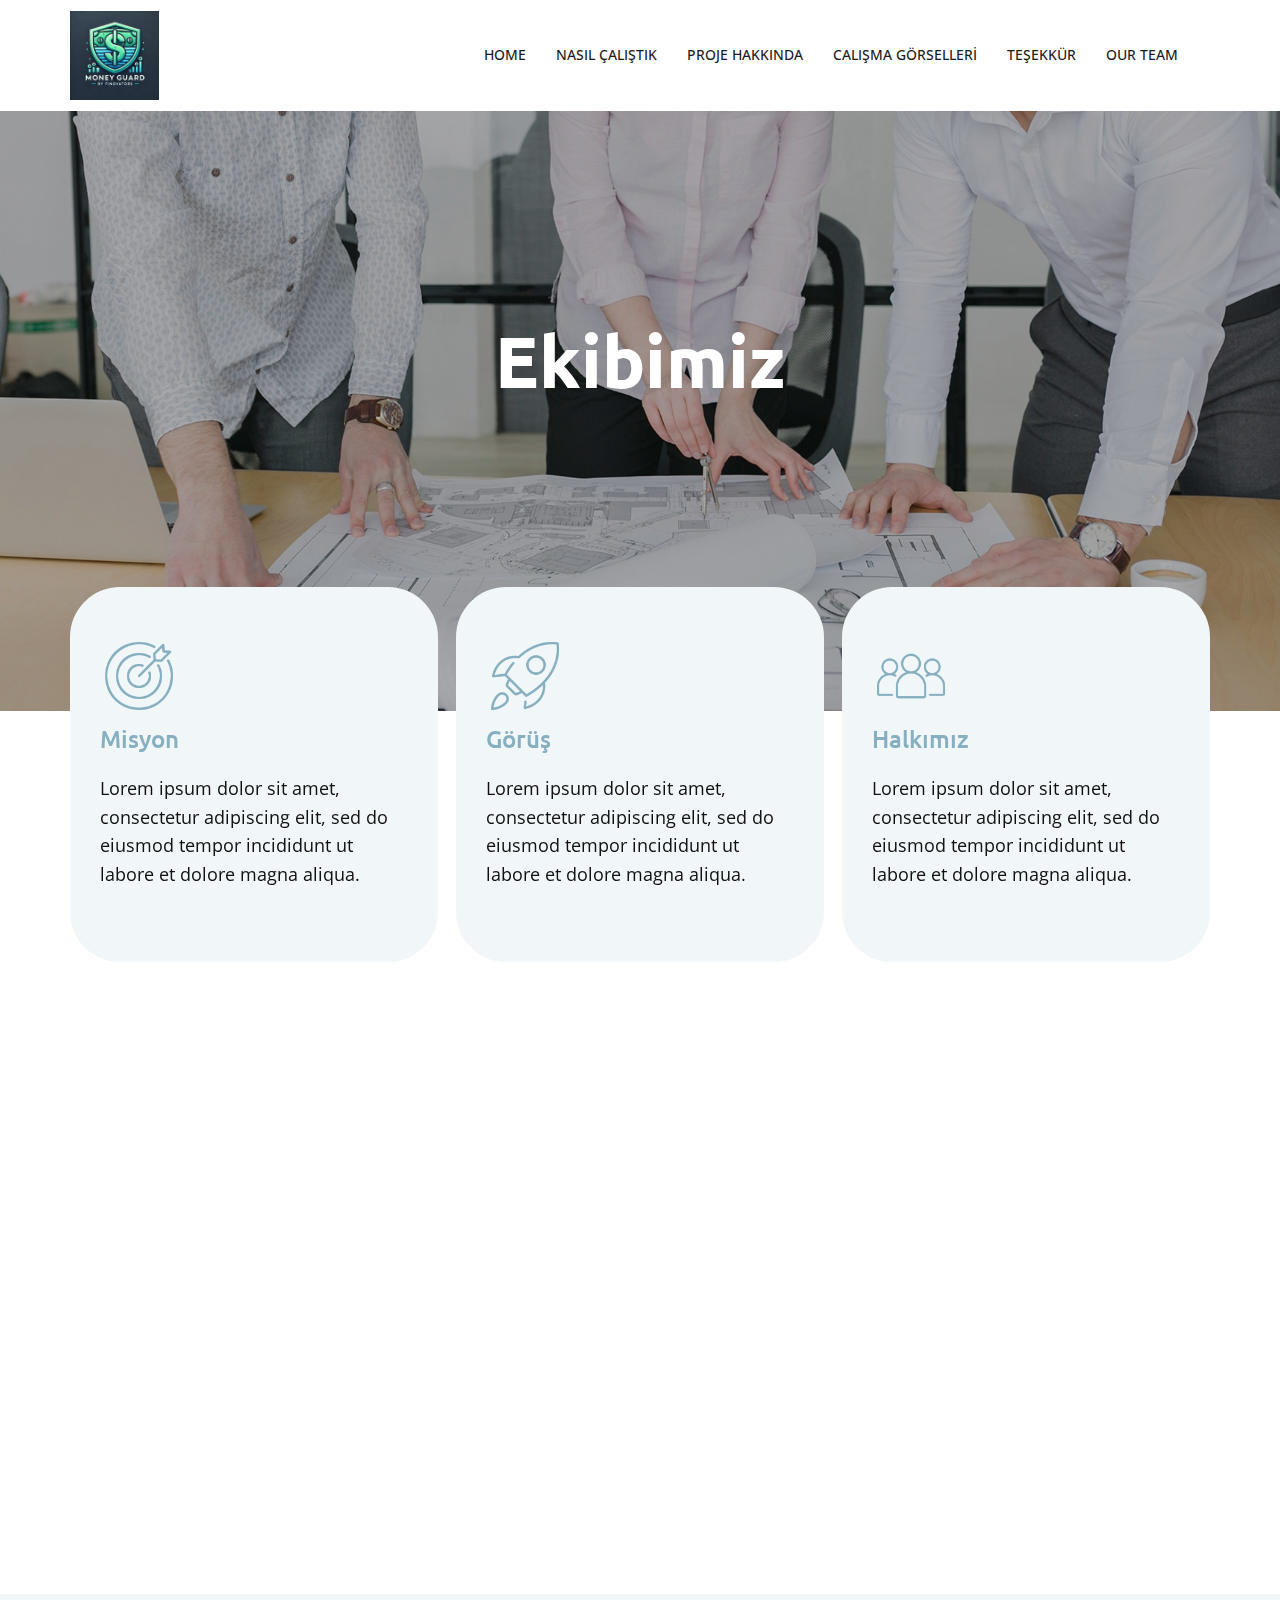
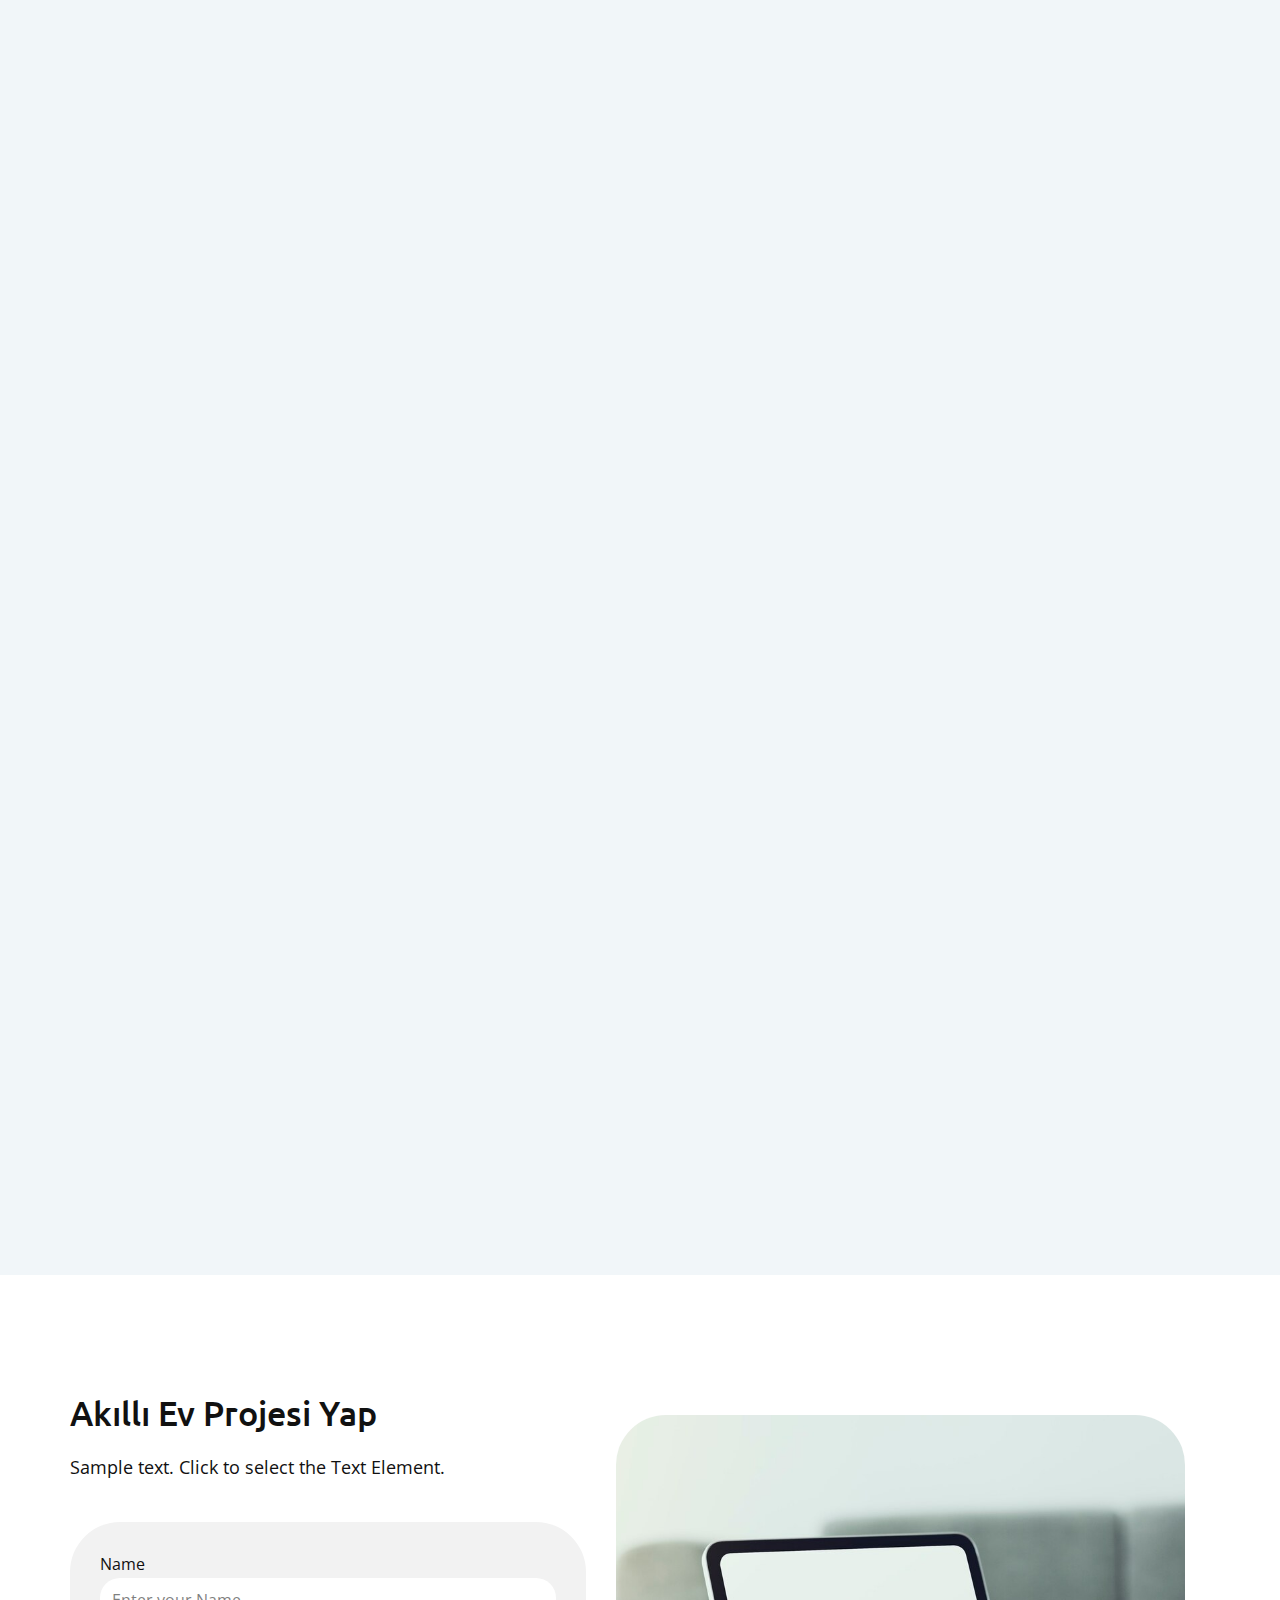
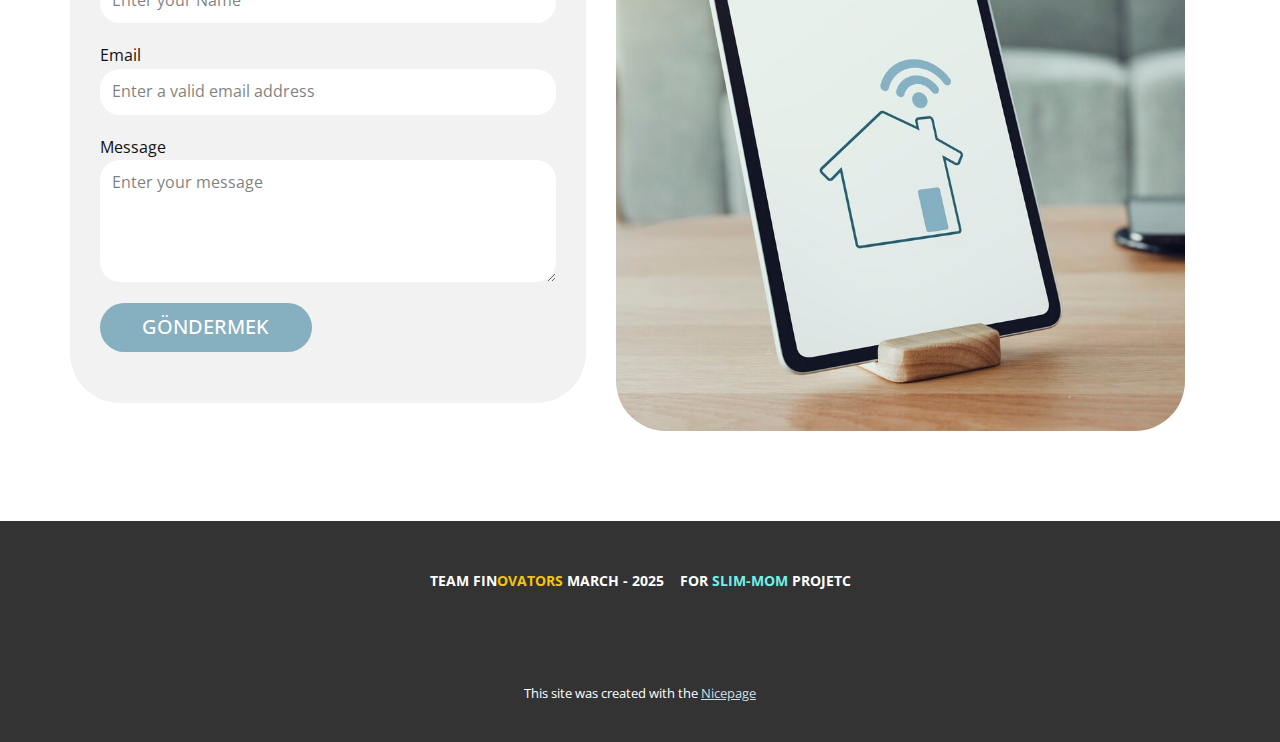
<file: Takım.html>
<!DOCTYPE html>
<html style="font-size: 16px;" lang="tr"><head>
    <meta name="viewport" content="width=device-width, initial-scale=1.0">
    <meta charset="utf-8">
    <meta name="keywords" content="Ekibimiz, İnsanlar Bize Güveniyor, Ekibimiz​, Akıllı Ev hakkında daha fazla bilgi edinin">
    <meta name="description" content="">
    <title>Takım</title>
    <link rel="stylesheet" href="nicepage.css" media="screen">
<link rel="stylesheet" href="Takım.css" media="screen">
    <script class="u-script" type="text/javascript" src="jquery.js" defer=""></script>
    <script class="u-script" type="text/javascript" src="nicepage.js" defer=""></script>
    <meta name="generator" content="Nicepage 7.6.4, nicepage.com">
    <meta name="referrer" content="origin">
    
    
    
    
    
    
    
    <link id="u-theme-google-font" rel="stylesheet" href="https://fonts.googleapis.com/css?family=Ubuntu:300,300i,400,400i,500,500i,700,700i|Open+Sans:300,300i,400,400i,500,500i,600,600i,700,700i,800,800i">
    <link id="u-page-google-font" rel="stylesheet" href="https://fonts.googleapis.com/css?family=Ubuntu:300,300i,400,400i,500,500i,700,700i">
    <script type="application/ld+json">{
		"@context": "http://schema.org",
		"@type": "Organization",
		"name": "",
		"logo": "images/192614359.jpeg"
}</script>
    <meta name="theme-color" content="#86afc0">
    <meta property="og:title" content="Takım">
    <meta property="og:type" content="website">
  <meta data-intl-tel-input-cdn-path="intlTelInput/"></head>
  <body data-path-to-root="./" data-include-products="false" class="u-body u-xl-mode" data-lang="tr"><header class="u-clearfix u-header u-sticky-388f" id="sec-0168" data-animation-name="" data-animation-duration="0" data-animation-delay="0" data-animation-direction=""><div class="u-clearfix u-sheet u-valign-middle-lg u-valign-middle-md u-valign-middle-sm u-valign-middle-xs u-sheet-1">
        <a href="#" class="u-image u-logo u-image-1" data-image-width="200" data-image-height="200">
          <img src="images/192614359.jpeg" class="u-logo-image u-logo-image-1">
        </a>
        <nav class="u-menu u-menu-one-level u-offcanvas u-menu-1">
          <div class="menu-collapse" style="font-size: 0.875rem; letter-spacing: 0px; text-transform: uppercase; font-weight: 500;">
            <a class="u-button-style u-custom-active-border-color u-custom-border u-custom-border-color u-custom-borders u-custom-hover-border-color u-custom-left-right-menu-spacing u-custom-padding-bottom u-custom-text-active-color u-custom-text-color u-custom-text-hover-color u-custom-top-bottom-menu-spacing u-hamburger-link u-nav-link u-text-active-palette-1-base u-text-hover-palette-2-base" href="#">
              <svg class="u-svg-link" viewBox="0 0 24 24"><use xlink:href="#menu-hamburger"></use></svg>
              <svg class="u-svg-content" version="1.1" id="menu-hamburger" viewBox="0 0 16 16" x="0px" y="0px" xmlns:xlink="http://www.w3.org/1999/xlink" xmlns="http://www.w3.org/2000/svg"><g><rect y="1" width="16" height="2"></rect><rect y="7" width="16" height="2"></rect><rect y="13" width="16" height="2"></rect>
</g></svg>
            </a>
          </div>
          <div class="u-custom-menu u-nav-container">
            <ul class="u-nav u-spacing-30 u-unstyled u-nav-1"><li class="u-nav-item"><a class="u-border-1 u-border-active-palette-1-base u-border-hover-palette-1-base u-border-no-left u-border-no-right u-border-no-top u-button-style u-nav-link u-text-active-grey-90 u-text-grey-90 u-text-hover-grey-90" href="./#carousel_3dba" data-page-id="3820214" style="padding: 10px 0px;">HOME</a>
</li><li class="u-nav-item"><a class="u-border-1 u-border-active-palette-1-base u-border-hover-palette-1-base u-border-no-left u-border-no-right u-border-no-top u-button-style u-nav-link u-text-active-grey-90 u-text-grey-90 u-text-hover-grey-90" href="./#block-1" data-page-id="3820214" style="padding: 10px 0px;">NASIL ÇALIŞTIK</a>
</li><li class="u-nav-item"><a class="u-border-1 u-border-active-palette-1-base u-border-hover-palette-1-base u-border-no-left u-border-no-right u-border-no-top u-button-style u-nav-link u-text-active-grey-90 u-text-grey-90 u-text-hover-grey-90" href="./#carousel_82e8" data-page-id="3820214" style="padding: 10px 0px;">PROJE HAKKINDA</a>
</li><li class="u-nav-item"><a class="u-border-1 u-border-active-palette-1-base u-border-hover-palette-1-base u-border-no-left u-border-no-right u-border-no-top u-button-style u-nav-link u-text-active-grey-90 u-text-grey-90 u-text-hover-grey-90" href="./#carousel_1fd3" data-page-id="3820214" style="padding: 10px 0px;">CALIŞMA GÖRSELLERİ</a>
</li><li class="u-nav-item"><a class="u-border-1 u-border-active-palette-1-base u-border-hover-palette-1-base u-border-no-left u-border-no-right u-border-no-top u-button-style u-nav-link u-text-active-grey-90 u-text-grey-90 u-text-hover-grey-90" href="./#carousel_8047" data-page-id="3820214" style="padding: 10px 0px;">TEŞEKKÜR</a>
</li><li class="u-nav-item"><a class="u-border-1 u-border-active-palette-1-base u-border-hover-palette-1-base u-border-no-left u-border-no-right u-border-no-top u-button-style u-nav-link u-text-active-grey-90 u-text-grey-90 u-text-hover-grey-90" href="./#carousel_76a1" data-page-id="3820214" style="padding: 10px 0px;">OUR TEAM</a>
</li></ul>
          </div>
          <div class="u-custom-menu u-nav-container-collapse">
            <div class="u-black u-container-style u-inner-container-layout u-opacity u-opacity-95 u-sidenav">
              <div class="u-inner-container-layout u-sidenav-overflow">
                <div class="u-menu-close"></div>
                <ul class="u-align-center u-nav u-popupmenu-items u-unstyled u-nav-2"><li class="u-nav-item"><a class="u-button-style u-nav-link" href="./#carousel_3dba" data-page-id="3820214">HOME</a>
</li><li class="u-nav-item"><a class="u-button-style u-nav-link" href="./#block-1" data-page-id="3820214">NASIL ÇALIŞTIK</a>
</li><li class="u-nav-item"><a class="u-button-style u-nav-link" href="./#carousel_82e8" data-page-id="3820214">PROJE HAKKINDA</a>
</li><li class="u-nav-item"><a class="u-button-style u-nav-link" href="./#carousel_1fd3" data-page-id="3820214">CALIŞMA GÖRSELLERİ</a>
</li><li class="u-nav-item"><a class="u-button-style u-nav-link" href="./#carousel_8047" data-page-id="3820214">TEŞEKKÜR</a>
</li><li class="u-nav-item"><a class="u-button-style u-nav-link" href="./#carousel_76a1" data-page-id="3820214">OUR TEAM</a>
</li></ul>
              </div>
            </div>
            <div class="u-black u-menu-overlay u-opacity u-opacity-70"></div>
          </div>
        </nav>
      </div></header>
    <section class="u-align-center u-clearfix u-container-align-center u-container-align-center-xs u-white u-section-1" src="" id="sec-57cb">
      <div class="custom-expanded u-container-align-center u-container-style u-expanded-width-lg u-expanded-width-sm u-expanded-width-xl u-group u-image u-shading u-image-1" data-image-width="1980" data-image-height="829" data-animation-name="flipIn" data-animation-duration="1500" data-animation-delay="0" data-animation-direction="X">
        <div class="u-container-layout u-valign-top u-container-layout-1">
          <h1 class="u-align-center u-text u-text-body-alt-color u-text-default u-text-1">Ekibimiz</h1>
        </div>
      </div>
      <div class="custom-expanded u-list u-list-1">
        <div class="u-repeater u-repeater-1">
          <div class="u-container-style u-list-item u-palette-1-light-3 u-radius u-repeater-item u-shape-round u-list-item-1" data-animation-name="customAnimationIn" data-animation-duration="1500" data-animation-delay="500">
            <div class="u-container-layout u-similar-container u-container-layout-2">
              <span class="u-align-left u-file-icon u-icon u-text-palette-1-base u-icon-1" data-animation-name="" data-animation-duration="0" data-animation-delay="0" data-animation-direction=""><img src="images/7198217-0c058c29.png" alt=""></span>
              <h4 class="u-align-left u-text u-text-palette-1-base u-text-2">Misyon</h4>
              <p class="u-align-left u-text u-text-3"> Lorem ipsum dolor sit amet, consectetur adipiscing elit, sed do eiusmod tempor incididunt ut labore et dolore magna aliqua. </p>
            </div>
          </div>
          <div class="u-container-style u-list-item u-palette-1-light-3 u-radius u-repeater-item u-shape-round u-list-item-2" data-animation-name="customAnimationIn" data-animation-duration="1500" data-animation-delay="500">
            <div class="u-container-layout u-similar-container u-container-layout-3">
              <span class="u-align-left u-file-icon u-icon u-text-palette-1-base u-icon-2" data-animation-name="" data-animation-duration="0" data-animation-delay="0" data-animation-direction=""><img src="images/9541346-72178cdb.png" alt=""></span>
              <h4 class="u-align-left u-text u-text-palette-1-base u-text-4">Görüş</h4>
              <p class="u-align-left u-text u-text-5"> Lorem ipsum dolor sit amet, consectetur adipiscing elit, sed do eiusmod tempor incididunt ut labore et dolore magna aliqua. </p>
            </div>
          </div>
          <div class="u-container-style u-list-item u-palette-1-light-3 u-radius u-repeater-item u-shape-round u-list-item-3" data-animation-name="customAnimationIn" data-animation-duration="1500" data-animation-delay="500">
            <div class="u-container-layout u-similar-container u-container-layout-4">
              <span class="u-align-left u-file-icon u-icon u-text-palette-1-base u-icon-3" data-animation-name="" data-animation-duration="0" data-animation-delay="0" data-animation-direction=""><img src="images/12644617-147c4a6f.png" alt=""></span>
              <h4 class="u-align-left u-text u-text-palette-1-base u-text-6">Halkımız</h4>
              <p class="u-align-left u-text u-text-7"> Lorem ipsum dolor sit amet, consectetur adipiscing elit, sed do eiusmod tempor incididunt ut labore et dolore magna aliqua. </p>
            </div>
          </div>
        </div>
      </div>
    </section>
    <section class="u-align-left u-clearfix u-container-align-center u-container-align-left u-white u-section-2" id="carousel_8047">
      <div class="u-clearfix u-sheet u-valign-middle u-sheet-1">
        <h2 class="u-align-center u-text u-text-default u-text-1" data-animation-name="customAnimationIn" data-animation-duration="1500" data-animation-delay="200">İnsanlar Bize Güveniyor</h2>
        <p class="u-align-center u-large-text u-text u-text-variant u-text-2" data-animation-name="flipIn" data-animation-duration="1500" data-animation-delay="500" data-animation-direction="X">Sample text. Click to select the Text Element.&nbsp;Lorem ipsum dolor sit amet, consectetur adipiscing elit, sed do eiusmod tempor incididunt ut labore et dolore magna aliqua. Ut enim ad minim veniam, quis nostrud exercitation ullamco laboris nisi ut aliquip ex ea commodo consequat. </p>
        <a href="#" class="u-active-grey-80 u-align-center u-border-2 u-border-active-grey-80 u-border-hover-grey-80 u-border-palette-1-base u-btn u-btn-round u-button-style u-hover-grey-80 u-none u-radius-50 u-btn-1" data-animation-name="customAnimationIn" data-animation-duration="1500" data-animation-delay="700">Tüm Ürünleri Gör</a>
      </div>
    </section>
    <section class="u-align-center u-clearfix u-container-align-center u-palette-1-light-3 u-section-3" id="carousel_76a1">
      <div class="u-clearfix u-sheet u-valign-middle u-sheet-1">
        <h2 class="u-align-center u-text u-text-default u-text-1" data-animation-name="customAnimationIn" data-animation-duration="1500" data-animation-delay="200">Ekibimiz </h2>
        <p class="u-align-center u-text u-text-2" data-animation-name="fadeIn" data-animation-duration="1500" data-animation-delay="200">Enim ve minimum düzeyde, çok fazla çaba gerektiren bir egzersiz, her şeyden önce mümkün olan en iyi egzersizdir.</p>
        <div class="u-expanded-width u-list u-list-1">
          <div class="u-repeater u-repeater-1">
            <div class="u-align-center u-container-align-center u-container-style u-list-item u-radius u-repeater-item u-shape-round u-white u-list-item-1" data-animation-name="customAnimationIn" data-animation-duration="1500" data-animation-delay="500">
              <div class="u-container-layout u-similar-container u-valign-top u-container-layout-1">
                <img alt="" class="u-expanded-width u-image u-image-round u-radius u-image-1" data-image-width="598" data-image-height="598" src="images/b5f9e7f9-f0cf-42fb-96c9-3156bc7d64a2.jpg">
                <h4 class="u-align-center u-text u-text-3">Bob Kahverengi</h4>
                <h6 class="u-align-center u-text u-text-grey-50 u-text-4">yaratıcı lider</h6>
              </div>
            </div>
            <div class="u-align-center u-container-align-center u-container-style u-list-item u-radius u-repeater-item u-shape-round u-white u-list-item-2" data-animation-name="customAnimationIn" data-animation-duration="1500" data-animation-delay="500">
              <div class="u-container-layout u-similar-container u-valign-top u-container-layout-2">
                <img alt="" class="u-expanded-width u-image u-image-round u-radius u-image-2" data-image-width="598" data-image-height="598" src="images/13064dd8-b859-4a0d-8b5b-0944d529a9c2.jpg">
                <h4 class="u-align-center u-text u-text-5">Mary Smith&nbsp;</h4>
                <h6 class="u-align-center u-text u-text-grey-50 u-text-6">Baş Muhasebeci</h6>
              </div>
            </div>
            <div class="u-align-center u-container-align-center u-container-style u-list-item u-radius u-repeater-item u-shape-round u-white u-list-item-3" data-animation-name="customAnimationIn" data-animation-duration="1500" data-animation-delay="500">
              <div class="u-container-layout u-similar-container u-valign-top u-container-layout-3">
                <img alt="" class="u-expanded-width u-image u-image-round u-radius u-image-3" data-image-width="294" data-image-height="294" src="images/1.jpg">
                <h4 class="u-align-center u-text u-text-7">Nick Karanlık</h4>
                <h6 class="u-align-center u-text u-text-grey-50 u-text-8">satış Müdürü</h6>
              </div>
            </div>
          </div>
        </div>
        <p class="u-align-center u-text u-text-default u-text-9" data-animation-name="customAnimationIn" data-animation-duration="1500" data-animation-delay="500">Ten görüntüler <a href="https://www.freepik.com/photos/people" class="u-active-none u-border-1 u-border-active-palette-2-base u-border-black u-border-hover-palette-2-base u-border-no-left u-border-no-right u-border-no-top u-bottom-left-radius-0 u-bottom-right-radius-0 u-btn u-button-style u-hover-none u-none u-radius-0 u-text-body-color u-top-left-radius-0 u-top-right-radius-0 u-btn-1" target="_blank">Freepik</a>
        </p>
      </div>
    </section>
    <section class="u-align-center u-clearfix u-container-align-center u-palette-1-light-3 u-section-4" id="carousel_00b6">
      <div class="u-clearfix u-sheet u-valign-middle u-sheet-1">
        <h2 class="u-align-center u-font-satisfy u-text u-text-default u-text-1" data-animation-name="customAnimationIn" data-animation-duration="1500">Akıllı Ev hakkında daha fazla bilgi edinin</h2>
        <div class="u-expanded-width u-list u-list-1">
          <div class="u-repeater u-repeater-1">
            <div class="u-container-align-center u-container-style u-list-item u-radius-50 u-repeater-item u-shape-round u-white u-list-item-1" data-animation-direction="Up" data-animation-name="customAnimationIn" data-animation-duration="1500" data-animation-delay="250">
              <div class="u-container-layout u-similar-container u-valign-top u-container-layout-1">
                <h3 class="u-align-center u-text u-text-palette-1-base u-text-2" data-animation-name="counter" data-animation-event="scroll" data-animation-duration="3000">20 bin</h3>
                <h6 class="u-align-center u-text u-text-3">Görevler</h6>
              </div>
            </div>
            <div class="u-container-align-center u-container-style u-list-item u-radius-50 u-repeater-item u-shape-round u-white u-list-item-2" data-animation-direction="Up" data-animation-name="customAnimationIn" data-animation-duration="1500" data-animation-delay="500">
              <div class="u-container-layout u-similar-container u-valign-top u-container-layout-2">
                <h3 class="u-align-center u-text u-text-palette-1-base u-text-4" data-animation-name="counter" data-animation-event="scroll" data-animation-duration="3000">7 bin</h3>
                <h6 class="u-align-center u-text u-text-5">Mutlu Müşteriler</h6>
              </div>
            </div>
            <div class="u-container-align-center u-container-style u-list-item u-radius-50 u-repeater-item u-shape-round u-white u-list-item-3" data-animation-direction="Up" data-animation-name="customAnimationIn" data-animation-duration="1500" data-animation-delay="750">
              <div class="u-container-layout u-similar-container u-valign-top u-container-layout-3">
                <h3 class="u-align-center u-text u-text-palette-1-base u-text-6" data-animation-name="counter" data-animation-event="scroll" data-animation-duration="3000">156</h3>
                <h6 class="u-align-center u-text u-text-7">Kahve Fincanları</h6>
              </div>
            </div>
            <div class="u-container-align-center u-container-style u-list-item u-radius-50 u-repeater-item u-shape-round u-white u-list-item-4" data-animation-name="customAnimationIn" data-animation-duration="1500" data-animation-delay="1000">
              <div class="u-container-layout u-similar-container u-valign-top u-container-layout-4">
                <h3 class="u-align-center u-text u-text-palette-1-base u-text-8" data-animation-name="counter" data-animation-event="scroll" data-animation-duration="3000">65</h3>
                <h6 class="u-align-center u-text u-text-9">Benzersiz Fikirler</h6>
              </div>
            </div>
          </div>
        </div>
      </div>
    </section>
    <section class="u-clearfix u-container-align-center u-section-5" id="carousel_4581">
      <div class="u-clearfix u-sheet u-valign-middle u-sheet-1">
        <div class="custom-expanded data-layout-selected u-clearfix u-gutter-30 u-layout-wrap u-layout-wrap-1">
          <div class="u-gutter-0 u-layout">
            <div class="u-layout-row">
              <div class="u-container-align-left u-container-style u-layout-cell u-size-28 u-layout-cell-1">
                <div class="u-container-layout u-valign-middle u-container-layout-1">
                  <h3 class="u-align-left u-text u-text-default u-text-1">Akıllı Ev Projesi Yap</h3>
                  <p class="u-align-left u-text u-text-default u-text-2">Sample text. Click to select the Text Element.</p>
                  <div class="u-expanded-width u-form u-grey-5 u-radius-50 u-form-1">
                    <form action="https://forms.nicepagesrv.com/v2/form/process" class="u-clearfix u-form-spacing-20 u-form-vertical u-inner-form" source="email" name="form" style="padding: 30px;">
                      <div class="u-form-group u-form-name">
                        <label for="name-b064" class="u-label">Name</label>
                        <input type="text" placeholder="Enter your Name" id="name-b064" name="name" class="u-border-none u-input u-input-rectangle u-radius-20" required="">
                      </div>
                      <div class="u-form-email u-form-group">
                        <label for="email-b064" class="u-label">Email</label>
                        <input type="email" placeholder="Enter a valid email address" id="email-b064" name="email" class="u-border-none u-input u-input-rectangle u-radius-20" required="">
                      </div>
                      <div class="u-form-group u-form-message">
                        <label for="message-b064" class="u-label">Message</label>
                        <textarea placeholder="Enter your message" rows="4" cols="50" id="message-b064" name="message" class="u-border-none u-input u-input-rectangle u-radius-20" required=""></textarea>
                      </div>
                      <div class="u-align-left u-form-group u-form-submit">
                        <a href="#" class="u-border-none u-btn u-btn-submit u-button-style u-palette-1-base u-radius-30 u-btn-1">Göndermek</a>
                        <input type="submit" value="submit" class="u-form-control-hidden">
                      </div>
                      <div class="u-form-send-message u-form-send-success">Teşekkür ederiz! Mesajınız gönderildi.</div>
                      <div class="u-form-send-error u-form-send-message">Mesajınız gönderilemedi. Lütfen hataları düzeltin ve tekrar deneyin.</div>
                      <input type="hidden" value="" name="recaptchaResponse">
                      <input type="hidden" name="formServices" value="">
                    </form>
                  </div>
                </div>
              </div>
              <div class="u-container-style u-layout-cell u-size-32 u-layout-cell-2">
                <div class="u-container-layout u-valign-bottom u-container-layout-2">
                  <img class="custom-expanded u-image u-image-round u-radius u-image-1" src="images/digital-tablet-screen-with-smart-home-controller-wooden-table_53876-102347.jpg" alt="" data-image-width="1380" data-image-height="920">
                </div>
              </div>
            </div>
          </div>
        </div>
      </div>
    </section>
    
    
    
    <footer class="u-align-center u-clearfix u-footer u-grey-80 u-footer" id="sec-143b"><div class="u-clearfix u-sheet u-valign-middle u-sheet-1">
        <p class="u-small-text u-text u-text-variant u-text-1">TEAM FIN<span class="u-text-palette-3-base">OVATORS </span> MARCH - 2025&nbsp; &nbsp; FOR<span class="u-text-palette-4-light-1"> SLIM-MOM</span> PROJETC
        </p>
      </div></footer>
    <section class="u-backlink u-clearfix u-grey-80">
      <p class="u-text">
        <span>This site was created with the </span>
        <a class="u-link" href="https://nicepage.com/" target="_blank" rel="nofollow">
          <span>Nicepage</span>
        </a>
      </p>
    </section>
  
</body></html>
</file>
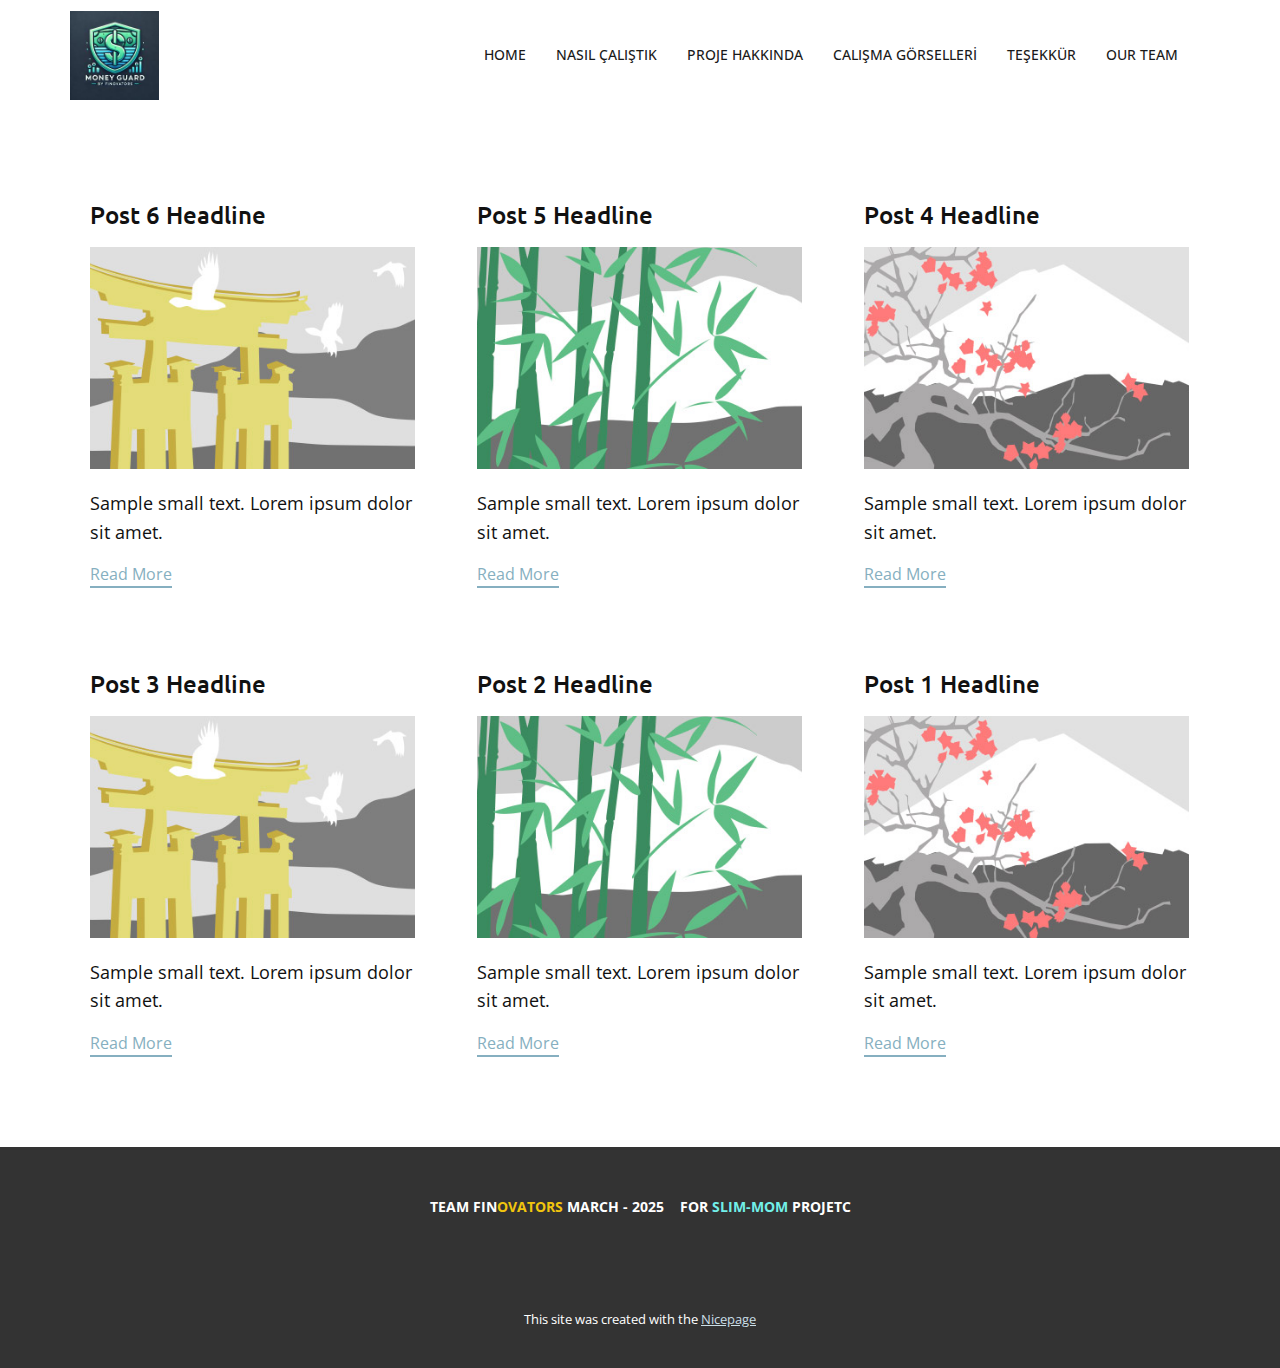
<file: blog/blog.html>
<!DOCTYPE html>
<html style="font-size: 16px;" lang="tr"><head>
    <meta name="viewport" content="width=device-width, initial-scale=1.0">
    <meta charset="utf-8">
    <meta name="keywords" content="">
    <meta name="description" content="">
    <title>Blog</title>
    <link rel="stylesheet" href="../nicepage.css" media="screen">
<link rel="stylesheet" href="../Blog-Template.css" media="screen">
    <script class="u-script" type="text/javascript" src="../jquery.js" defer=""></script>
    <script class="u-script" type="text/javascript" src="../nicepage.js" defer=""></script>
    <meta name="generator" content="Nicepage 7.6.4, nicepage.com">
    
    
    
    <link id="u-theme-google-font" rel="stylesheet" href="https://fonts.googleapis.com/css?family=Ubuntu:300,300i,400,400i,500,500i,700,700i|Open+Sans:300,300i,400,400i,500,500i,600,600i,700,700i,800,800i">
    <script type="application/ld+json">{
		"@context": "http://schema.org",
		"@type": "Organization",
		"name": "",
		"logo": "images/192614359.jpeg"
}</script>
    <meta name="theme-color" content="#86afc0">
  <meta data-intl-tel-input-cdn-path="intlTelInput/"></head>
  <body data-path-to-root="../" data-include-products="false" class="u-body u-xl-mode" data-lang="tr"><header class="u-clearfix u-header u-sticky-388f" id="sec-0168" data-animation-name="" data-animation-duration="0" data-animation-delay="0" data-animation-direction=""><div class="u-clearfix u-sheet u-valign-middle-lg u-valign-middle-md u-valign-middle-sm u-valign-middle-xs u-sheet-1">
        <a href="#" class="u-image u-logo u-image-1" data-image-width="200" data-image-height="200">
          <img src="../images/192614359.jpeg" class="u-logo-image u-logo-image-1">
        </a>
        <nav class="u-menu u-menu-one-level u-offcanvas u-menu-1">
          <div class="menu-collapse" style="font-size: 0.875rem; letter-spacing: 0px; text-transform: uppercase; font-weight: 500;">
            <a class="u-button-style u-custom-active-border-color u-custom-border u-custom-border-color u-custom-borders u-custom-hover-border-color u-custom-left-right-menu-spacing u-custom-padding-bottom u-custom-text-active-color u-custom-text-color u-custom-text-hover-color u-custom-top-bottom-menu-spacing u-hamburger-link u-nav-link u-text-active-palette-1-base u-text-hover-palette-2-base" href="#">
              <svg class="u-svg-link" viewBox="0 0 24 24"><use xlink:href="#menu-hamburger"></use></svg>
              <svg class="u-svg-content" version="1.1" id="menu-hamburger" viewBox="0 0 16 16" x="0px" y="0px" xmlns:xlink="http://www.w3.org/1999/xlink" xmlns="http://www.w3.org/2000/svg"><g><rect y="1" width="16" height="2"></rect><rect y="7" width="16" height="2"></rect><rect y="13" width="16" height="2"></rect>
</g></svg>
            </a>
          </div>
          <div class="u-custom-menu u-nav-container">
            <ul class="u-nav u-spacing-30 u-unstyled u-nav-1"><li class="u-nav-item"><a class="u-border-1 u-border-active-palette-1-base u-border-hover-palette-1-base u-border-no-left u-border-no-right u-border-no-top u-button-style u-nav-link u-text-active-grey-90 u-text-grey-90 u-text-hover-grey-90" href="../#carousel_3dba" data-page-id="3820214" style="padding: 10px 0px;">HOME</a>
</li><li class="u-nav-item"><a class="u-border-1 u-border-active-palette-1-base u-border-hover-palette-1-base u-border-no-left u-border-no-right u-border-no-top u-button-style u-nav-link u-text-active-grey-90 u-text-grey-90 u-text-hover-grey-90" href="../#block-1" data-page-id="3820214" style="padding: 10px 0px;">NASIL ÇALIŞTIK</a>
</li><li class="u-nav-item"><a class="u-border-1 u-border-active-palette-1-base u-border-hover-palette-1-base u-border-no-left u-border-no-right u-border-no-top u-button-style u-nav-link u-text-active-grey-90 u-text-grey-90 u-text-hover-grey-90" href="../#carousel_82e8" data-page-id="3820214" style="padding: 10px 0px;">PROJE HAKKINDA</a>
</li><li class="u-nav-item"><a class="u-border-1 u-border-active-palette-1-base u-border-hover-palette-1-base u-border-no-left u-border-no-right u-border-no-top u-button-style u-nav-link u-text-active-grey-90 u-text-grey-90 u-text-hover-grey-90" href="../#carousel_1fd3" data-page-id="3820214" style="padding: 10px 0px;">CALIŞMA GÖRSELLERİ</a>
</li><li class="u-nav-item"><a class="u-border-1 u-border-active-palette-1-base u-border-hover-palette-1-base u-border-no-left u-border-no-right u-border-no-top u-button-style u-nav-link u-text-active-grey-90 u-text-grey-90 u-text-hover-grey-90" href="../#carousel_8047" data-page-id="3820214" style="padding: 10px 0px;">TEŞEKKÜR</a>
</li><li class="u-nav-item"><a class="u-border-1 u-border-active-palette-1-base u-border-hover-palette-1-base u-border-no-left u-border-no-right u-border-no-top u-button-style u-nav-link u-text-active-grey-90 u-text-grey-90 u-text-hover-grey-90" href="../#carousel_76a1" data-page-id="3820214" style="padding: 10px 0px;">OUR TEAM</a>
</li></ul>
          </div>
          <div class="u-custom-menu u-nav-container-collapse">
            <div class="u-black u-container-style u-inner-container-layout u-opacity u-opacity-95 u-sidenav">
              <div class="u-inner-container-layout u-sidenav-overflow">
                <div class="u-menu-close"></div>
                <ul class="u-align-center u-nav u-popupmenu-items u-unstyled u-nav-2"><li class="u-nav-item"><a class="u-button-style u-nav-link" href="../#carousel_3dba" data-page-id="3820214">HOME</a>
</li><li class="u-nav-item"><a class="u-button-style u-nav-link" href="../#block-1" data-page-id="3820214">NASIL ÇALIŞTIK</a>
</li><li class="u-nav-item"><a class="u-button-style u-nav-link" href="../#carousel_82e8" data-page-id="3820214">PROJE HAKKINDA</a>
</li><li class="u-nav-item"><a class="u-button-style u-nav-link" href="../#carousel_1fd3" data-page-id="3820214">CALIŞMA GÖRSELLERİ</a>
</li><li class="u-nav-item"><a class="u-button-style u-nav-link" href="../#carousel_8047" data-page-id="3820214">TEŞEKKÜR</a>
</li><li class="u-nav-item"><a class="u-button-style u-nav-link" href="../#carousel_76a1" data-page-id="3820214">OUR TEAM</a>
</li></ul>
              </div>
            </div>
            <div class="u-black u-menu-overlay u-opacity u-opacity-70"></div>
          </div>
        </nav>
      </div></header>
    <section class="u-clearfix u-section-1" id="block-1">
      <div class="u-clearfix u-sheet u-valign-middle u-sheet-1"><!--blog--><!--blog_options_json--><!--{"type":"Recent","source":"","tags":"","count":""}--><!--/blog_options_json-->
        <div class="u-blog u-expanded-width u-repeater u-repeater-1" data-blog-id="blog-1"><!--blog_post-->
          <div class="u-blog-post u-container-style u-repeater-item u-white u-repeater-item-1">
            <div class="u-container-layout u-similar-container u-valign-top u-container-layout-1"><!--blog_post_header-->
              <h4 class="u-blog-control u-text u-text-1">
                <a class="u-post-header-link" href="../blog/post-5.html">Post 6 Headline</a>
              </h4><!--/blog_post_header--><!--blog_post_image-->
              <a class="u-post-header-link" href="../blog/post-5.html"><img alt="" class="u-blog-control u-expanded-width u-image u-image-default u-image-1" src="../images/8ad73f3c.jpeg"></a><!--/blog_post_image--><!--blog_post_content-->
              <div class="u-blog-control u-post-content u-text u-text-2 fr-view">Sample small text. Lorem ipsum dolor sit amet.</div><!--/blog_post_content--><!--blog_post_readmore-->
              <a href="../blog/post-5.html" class="u-blog-control u-border-2 u-border-palette-1-base u-btn u-btn-rectangle u-button-style u-none u-btn-1"><!--blog_post_readmore_content--><!--options_json--><!--{"content":"Read More","defaultValue":"Devamını Oku"}--><!--/options_json-->Read More<!--/blog_post_readmore_content--></a><!--/blog_post_readmore-->
            </div>
          </div><div class="u-blog-post u-container-style u-repeater-item u-video-cover u-white">
            <div class="u-container-layout u-similar-container u-valign-top u-container-layout-2"><!--blog_post_header-->
              <h4 class="u-blog-control u-text u-text-3">
                <a class="u-post-header-link" href="../blog/post-4.html">Post 5 Headline</a>
              </h4><!--/blog_post_header--><!--blog_post_image-->
              <a class="u-post-header-link" href="../blog/post-4.html"><img alt="" class="u-blog-control u-expanded-width u-image u-image-default u-image-2" src="../images/68f64b9d.jpeg"></a><!--/blog_post_image--><!--blog_post_content-->
              <div class="u-blog-control u-post-content u-text u-text-4 fr-view">Sample small text. Lorem ipsum dolor sit amet.</div><!--/blog_post_content--><!--blog_post_readmore-->
              <a href="../blog/post-4.html" class="u-blog-control u-border-2 u-border-palette-1-base u-btn u-btn-rectangle u-button-style u-none u-btn-2"><!--blog_post_readmore_content--><!--options_json--><!--{"content":"Read More","defaultValue":"Devamını Oku"}--><!--/options_json-->Read More<!--/blog_post_readmore_content--></a><!--/blog_post_readmore-->
            </div>
          </div><div class="u-blog-post u-container-style u-repeater-item u-video-cover u-white">
            <div class="u-container-layout u-similar-container u-valign-top u-container-layout-3"><!--blog_post_header-->
              <h4 class="u-blog-control u-text u-text-5">
                <a class="u-post-header-link" href="../blog/post-3.html">Post 4 Headline</a>
              </h4><!--/blog_post_header--><!--blog_post_image-->
              <a class="u-post-header-link" href="../blog/post-3.html"><img alt="" class="u-blog-control u-expanded-width u-image u-image-default u-image-3" src="../images/0fd3416c.jpeg"></a><!--/blog_post_image--><!--blog_post_content-->
              <div class="u-blog-control u-post-content u-text u-text-6 fr-view">Sample small text. Lorem ipsum dolor sit amet.</div><!--/blog_post_content--><!--blog_post_readmore-->
              <a href="../blog/post-3.html" class="u-blog-control u-border-2 u-border-palette-1-base u-btn u-btn-rectangle u-button-style u-none u-btn-3"><!--blog_post_readmore_content--><!--options_json--><!--{"content":"Read More","defaultValue":"Devamını Oku"}--><!--/options_json-->Read More<!--/blog_post_readmore_content--></a><!--/blog_post_readmore-->
            </div>
          </div><div class="u-blog-post u-container-style u-repeater-item u-white u-repeater-item-1">
            <div class="u-container-layout u-similar-container u-valign-top u-container-layout-1"><!--blog_post_header-->
              <h4 class="u-blog-control u-text u-text-1">
                <a class="u-post-header-link" href="../blog/post-2.html">Post 3 Headline</a>
              </h4><!--/blog_post_header--><!--blog_post_image-->
              <a class="u-post-header-link" href="../blog/post-2.html"><img alt="" class="u-blog-control u-expanded-width u-image u-image-default u-image-1" src="../images/8ad73f3c.jpeg"></a><!--/blog_post_image--><!--blog_post_content-->
              <div class="u-blog-control u-post-content u-text u-text-2 fr-view">Sample small text. Lorem ipsum dolor sit amet.</div><!--/blog_post_content--><!--blog_post_readmore-->
              <a href="../blog/post-2.html" class="u-blog-control u-border-2 u-border-palette-1-base u-btn u-btn-rectangle u-button-style u-none u-btn-1"><!--blog_post_readmore_content--><!--options_json--><!--{"content":"Read More","defaultValue":"Devamını Oku"}--><!--/options_json-->Read More<!--/blog_post_readmore_content--></a><!--/blog_post_readmore-->
            </div>
          </div><div class="u-blog-post u-container-style u-repeater-item u-video-cover u-white">
            <div class="u-container-layout u-similar-container u-valign-top u-container-layout-2"><!--blog_post_header-->
              <h4 class="u-blog-control u-text u-text-3">
                <a class="u-post-header-link" href="../blog/post-1.html">Post 2 Headline</a>
              </h4><!--/blog_post_header--><!--blog_post_image-->
              <a class="u-post-header-link" href="../blog/post-1.html"><img alt="" class="u-blog-control u-expanded-width u-image u-image-default u-image-2" src="../images/68f64b9d.jpeg"></a><!--/blog_post_image--><!--blog_post_content-->
              <div class="u-blog-control u-post-content u-text u-text-4 fr-view">Sample small text. Lorem ipsum dolor sit amet.</div><!--/blog_post_content--><!--blog_post_readmore-->
              <a href="../blog/post-1.html" class="u-blog-control u-border-2 u-border-palette-1-base u-btn u-btn-rectangle u-button-style u-none u-btn-2"><!--blog_post_readmore_content--><!--options_json--><!--{"content":"Read More","defaultValue":"Devamını Oku"}--><!--/options_json-->Read More<!--/blog_post_readmore_content--></a><!--/blog_post_readmore-->
            </div>
          </div><div class="u-blog-post u-container-style u-repeater-item u-video-cover u-white">
            <div class="u-container-layout u-similar-container u-valign-top u-container-layout-3"><!--blog_post_header-->
              <h4 class="u-blog-control u-text u-text-5">
                <a class="u-post-header-link" href="../blog/post.html">Post 1 Headline</a>
              </h4><!--/blog_post_header--><!--blog_post_image-->
              <a class="u-post-header-link" href="../blog/post.html"><img alt="" class="u-blog-control u-expanded-width u-image u-image-default u-image-3" src="../images/0fd3416c.jpeg"></a><!--/blog_post_image--><!--blog_post_content-->
              <div class="u-blog-control u-post-content u-text u-text-6 fr-view">Sample small text. Lorem ipsum dolor sit amet.</div><!--/blog_post_content--><!--blog_post_readmore-->
              <a href="../blog/post.html" class="u-blog-control u-border-2 u-border-palette-1-base u-btn u-btn-rectangle u-button-style u-none u-btn-3"><!--blog_post_readmore_content--><!--options_json--><!--{"content":"Read More","defaultValue":"Devamını Oku"}--><!--/options_json-->Read More<!--/blog_post_readmore_content--></a><!--/blog_post_readmore-->
            </div>
          </div><!--/blog_post--><!--blog_post-->
          <!--/blog_post--><!--blog_post-->
          <!--/blog_post-->
        </div><!--/blog-->
      </div>
    </section>
    
    
    
    <footer class="u-align-center u-clearfix u-footer u-grey-80 u-footer" id="sec-143b"><div class="u-clearfix u-sheet u-valign-middle u-sheet-1">
        <p class="u-small-text u-text u-text-variant u-text-1">TEAM FIN<span class="u-text-palette-3-base">OVATORS </span> MARCH - 2025&nbsp; &nbsp; FOR<span class="u-text-palette-4-light-1"> SLIM-MOM</span> PROJETC
        </p>
      </div></footer>
    <section class="u-backlink u-clearfix u-grey-80">
      <p class="u-text">
        <span>This site was created with the </span>
        <a class="u-link" href="https://nicepage.com/" target="_blank" rel="nofollow">
          <span>Nicepage</span>
        </a>
      </p>
    </section>
  
</body></html>
</file>
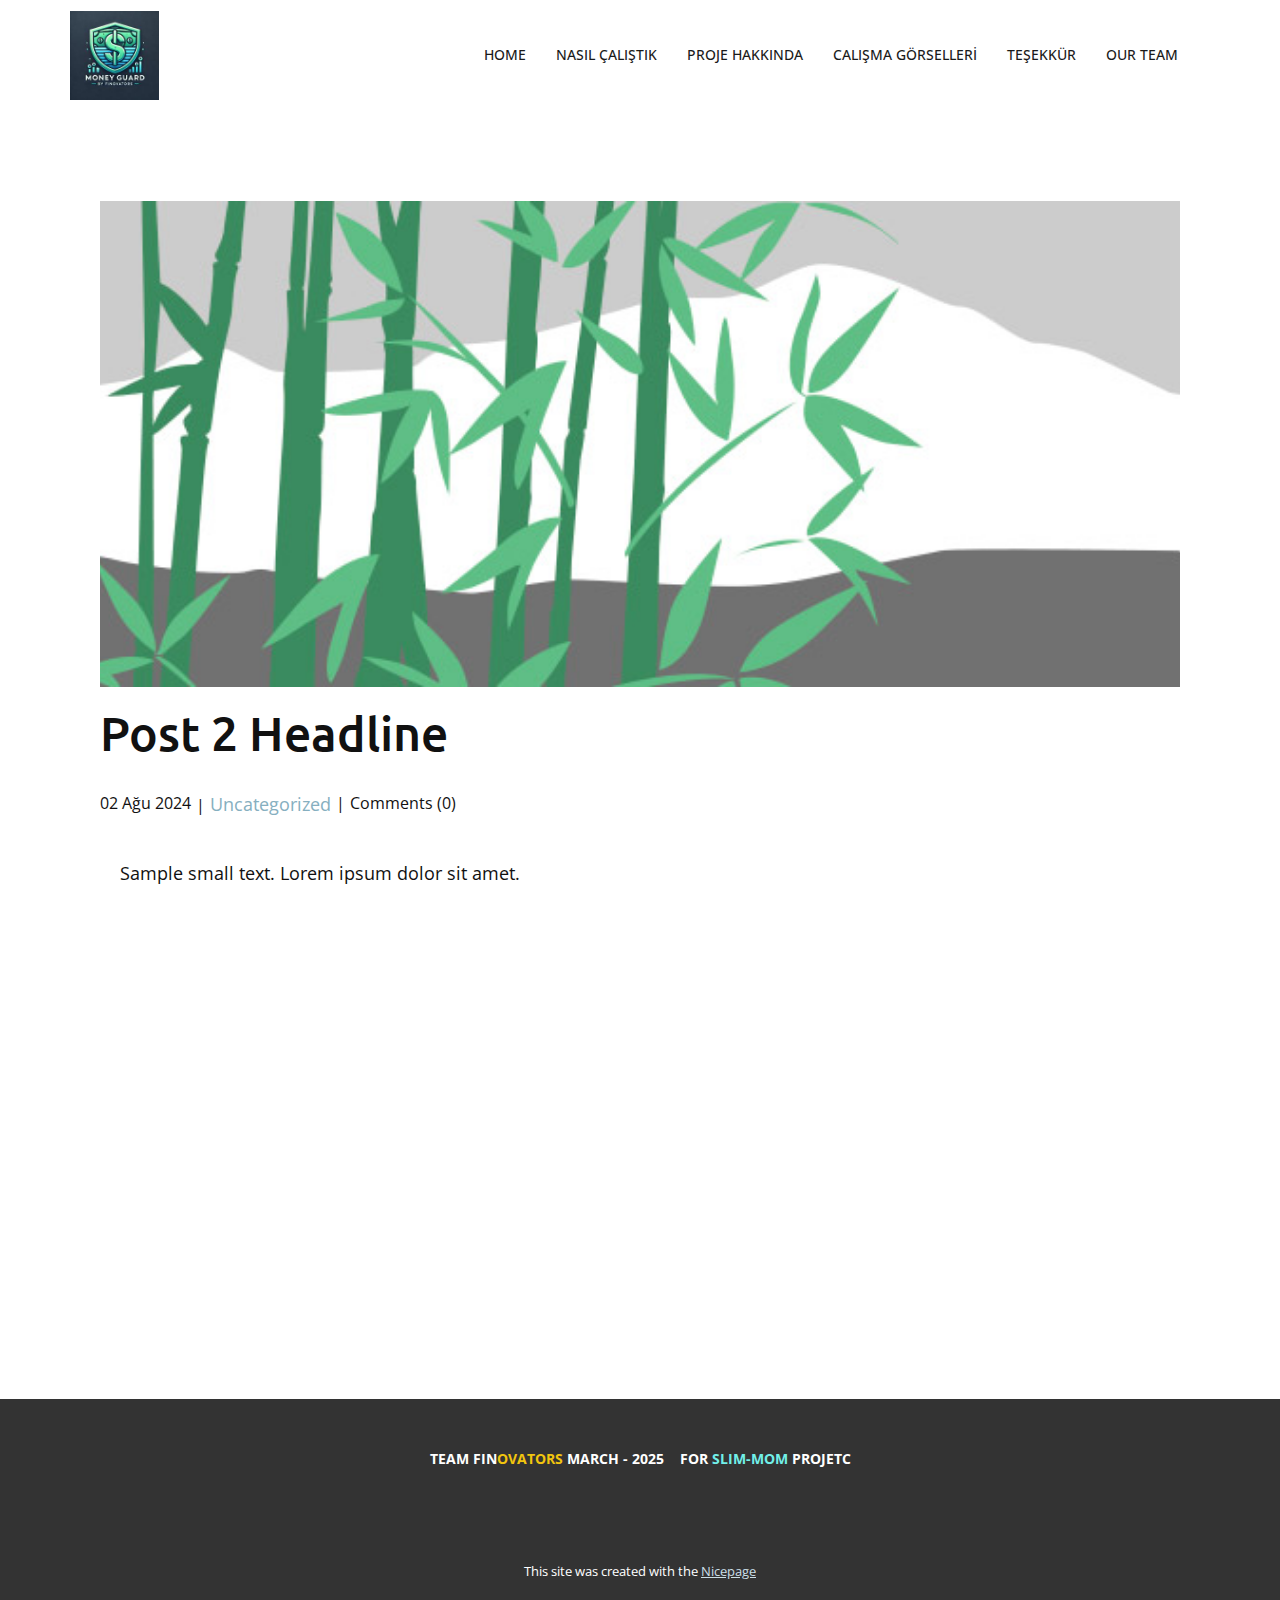
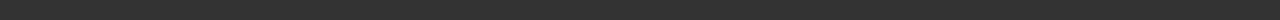
<file: blog/post-1.html>
<!DOCTYPE html>
<html style="font-size: 16px;" lang="tr"><head>
    <meta name="viewport" content="width=device-width, initial-scale=1.0">
    <meta charset="utf-8">
    <meta name="keywords" content="Gönderi 1 Başlık">
    <meta name="description" content="">
    <title>Post 2 Headline</title>
    <link rel="stylesheet" href="../nicepage.css" media="screen">
<link rel="stylesheet" href="../Post-Template.css" media="screen">
    <script class="u-script" type="text/javascript" src="../jquery.js" defer=""></script>
    <script class="u-script" type="text/javascript" src="../nicepage.js" defer=""></script>
    <meta name="generator" content="Nicepage 7.6.4, nicepage.com">
    
    
    
    <link id="u-theme-google-font" rel="stylesheet" href="https://fonts.googleapis.com/css?family=Ubuntu:300,300i,400,400i,500,500i,700,700i|Open+Sans:300,300i,400,400i,500,500i,600,600i,700,700i,800,800i">
    <script type="application/ld+json">{
		"@context": "http://schema.org",
		"@type": "Organization",
		"name": "",
		"logo": "images/192614359.jpeg"
}</script>
    <meta name="theme-color" content="#86afc0">
  <meta data-intl-tel-input-cdn-path="intlTelInput/"></head>
  <body data-path-to-root="./" data-include-products="false" class="u-body u-xl-mode" data-lang="tr"><header class="u-clearfix u-header u-sticky-388f" id="sec-0168" data-animation-name="" data-animation-duration="0" data-animation-delay="0" data-animation-direction=""><div class="u-clearfix u-sheet u-valign-middle-lg u-valign-middle-md u-valign-middle-sm u-valign-middle-xs u-sheet-1">
        <a href="#" class="u-image u-logo u-image-1" data-image-width="200" data-image-height="200">
          <img src="../images/192614359.jpeg" class="u-logo-image u-logo-image-1">
        </a>
        <nav class="u-menu u-menu-one-level u-offcanvas u-menu-1">
          <div class="menu-collapse" style="font-size: 0.875rem; letter-spacing: 0px; text-transform: uppercase; font-weight: 500;">
            <a class="u-button-style u-custom-active-border-color u-custom-border u-custom-border-color u-custom-borders u-custom-hover-border-color u-custom-left-right-menu-spacing u-custom-padding-bottom u-custom-text-active-color u-custom-text-color u-custom-text-hover-color u-custom-top-bottom-menu-spacing u-hamburger-link u-nav-link u-text-active-palette-1-base u-text-hover-palette-2-base" href="#">
              <svg class="u-svg-link" viewBox="0 0 24 24"><use xlink:href="#menu-hamburger"></use></svg>
              <svg class="u-svg-content" version="1.1" id="menu-hamburger" viewBox="0 0 16 16" x="0px" y="0px" xmlns:xlink="http://www.w3.org/1999/xlink" xmlns="http://www.w3.org/2000/svg"><g><rect y="1" width="16" height="2"></rect><rect y="7" width="16" height="2"></rect><rect y="13" width="16" height="2"></rect>
</g></svg>
            </a>
          </div>
          <div class="u-custom-menu u-nav-container">
            <ul class="u-nav u-spacing-30 u-unstyled u-nav-1"><li class="u-nav-item"><a class="u-border-1 u-border-active-palette-1-base u-border-hover-palette-1-base u-border-no-left u-border-no-right u-border-no-top u-button-style u-nav-link u-text-active-grey-90 u-text-grey-90 u-text-hover-grey-90" href="../#carousel_3dba" data-page-id="3820214" style="padding: 10px 0px;">HOME</a>
</li><li class="u-nav-item"><a class="u-border-1 u-border-active-palette-1-base u-border-hover-palette-1-base u-border-no-left u-border-no-right u-border-no-top u-button-style u-nav-link u-text-active-grey-90 u-text-grey-90 u-text-hover-grey-90" href="../#block-1" data-page-id="3820214" style="padding: 10px 0px;">NASIL ÇALIŞTIK</a>
</li><li class="u-nav-item"><a class="u-border-1 u-border-active-palette-1-base u-border-hover-palette-1-base u-border-no-left u-border-no-right u-border-no-top u-button-style u-nav-link u-text-active-grey-90 u-text-grey-90 u-text-hover-grey-90" href="../#carousel_82e8" data-page-id="3820214" style="padding: 10px 0px;">PROJE HAKKINDA</a>
</li><li class="u-nav-item"><a class="u-border-1 u-border-active-palette-1-base u-border-hover-palette-1-base u-border-no-left u-border-no-right u-border-no-top u-button-style u-nav-link u-text-active-grey-90 u-text-grey-90 u-text-hover-grey-90" href="../#carousel_1fd3" data-page-id="3820214" style="padding: 10px 0px;">CALIŞMA GÖRSELLERİ</a>
</li><li class="u-nav-item"><a class="u-border-1 u-border-active-palette-1-base u-border-hover-palette-1-base u-border-no-left u-border-no-right u-border-no-top u-button-style u-nav-link u-text-active-grey-90 u-text-grey-90 u-text-hover-grey-90" href="../#carousel_8047" data-page-id="3820214" style="padding: 10px 0px;">TEŞEKKÜR</a>
</li><li class="u-nav-item"><a class="u-border-1 u-border-active-palette-1-base u-border-hover-palette-1-base u-border-no-left u-border-no-right u-border-no-top u-button-style u-nav-link u-text-active-grey-90 u-text-grey-90 u-text-hover-grey-90" href="../#carousel_76a1" data-page-id="3820214" style="padding: 10px 0px;">OUR TEAM</a>
</li></ul>
          </div>
          <div class="u-custom-menu u-nav-container-collapse">
            <div class="u-black u-container-style u-inner-container-layout u-opacity u-opacity-95 u-sidenav">
              <div class="u-inner-container-layout u-sidenav-overflow">
                <div class="u-menu-close"></div>
                <ul class="u-align-center u-nav u-popupmenu-items u-unstyled u-nav-2"><li class="u-nav-item"><a class="u-button-style u-nav-link" href="../#carousel_3dba" data-page-id="3820214">HOME</a>
</li><li class="u-nav-item"><a class="u-button-style u-nav-link" href="../#block-1" data-page-id="3820214">NASIL ÇALIŞTIK</a>
</li><li class="u-nav-item"><a class="u-button-style u-nav-link" href="../#carousel_82e8" data-page-id="3820214">PROJE HAKKINDA</a>
</li><li class="u-nav-item"><a class="u-button-style u-nav-link" href="../#carousel_1fd3" data-page-id="3820214">CALIŞMA GÖRSELLERİ</a>
</li><li class="u-nav-item"><a class="u-button-style u-nav-link" href="../#carousel_8047" data-page-id="3820214">TEŞEKKÜR</a>
</li><li class="u-nav-item"><a class="u-button-style u-nav-link" href="../#carousel_76a1" data-page-id="3820214">OUR TEAM</a>
</li></ul>
              </div>
            </div>
            <div class="u-black u-menu-overlay u-opacity u-opacity-70"></div>
          </div>
        </nav>
      </div></header>
    <section class="u-align-center u-clearfix u-section-1" id="block-1">
      <div class="u-clearfix u-sheet u-valign-middle-md u-valign-middle-sm u-valign-middle-xs u-sheet-1"><!--post_details--><!--post_details_options_json--><!--{"source":""}--><!--/post_details_options_json--><!--blog_post-->
        <div class="u-container-style u-expanded-width u-post-details u-post-details-1">
          <div class="u-container-layout u-valign-middle u-container-layout-1"><!--blog_post_image-->
            <img alt="" class="u-blog-control u-expanded-width u-image u-image-default u-image-1" src="../images/68f64b9d.jpeg"><!--/blog_post_image--><!--blog_post_header-->
            <h2 class="u-blog-control u-text u-text-1">Post 2 Headline</h2><!--/blog_post_header--><!--blog_post_metadata-->
            <div class="u-blog-control u-metadata u-metadata-1"><!--blog_post_metadata_date-->
              <span class="u-meta-date u-meta-icon">02 Ağu 2024</span><!--/blog_post_metadata_date--><!--blog_post_metadata_category-->
              <span class="u-meta-category u-meta-icon"><a href="../blog/blog.html#/blog-1///">Uncategorized</a></span><!--/blog_post_metadata_category--><!--blog_post_metadata_comments-->
              <span class="u-meta-comments u-meta-icon"><!--blog_post_metadata_comments_content-->Comments (0)<!--/blog_post_metadata_comments_content--></span><!--/blog_post_metadata_comments-->
            </div><!--/blog_post_metadata--><!--blog_post_content-->
            <div class="u-align-justify u-blog-control u-post-content u-text u-text-2 fr-view">
  <p>
    <meta name="viewport" content="width=device-width, initial-scale=1.0">
    <meta charset="utf-8">
    <meta name="keywords" content=""><meta name="description" content="">
    <title></title>
    <link rel="stylesheet" href="/nicepage.css" media="screen" class="u-static-style"><link rel="stylesheet" href="/nicepage.css" media="screen">
    <script class="u-script" type="text/javascript" src="//capp.nicepage.com/assets/jquery-1.9.1.min.js" defer=""></script>
    <script class="u-script" type="text/javascript" src="//capp.nicepage.com/8f4ce5d7b727c50915fc4e24ada5d7f98a61d49d/nicepage.js" defer=""></script>
</p><section class="u-clearfix u-valign-top u-block-5777-1" custom-posts-hash="T" data-section-properties="{&quot;margin&quot;:&quot;none&quot;,&quot;stretch&quot;:true}" data-id="5777" data-posts-content="[{'images':[],'maps':[],'videos':[],'icons':[],'textWidth':'','textHeight':'','id':1,'headingProp':'h3','textProp':'text'}]" style="min-height: 500px">
  <div class="u-clearfix u-rich-text u-text u-block-5777-4" data-state="{&quot;margin-top&quot;:{&quot;shouldApplyDefaultMargins&quot;:{&quot;XL&quot;:false,&quot;LG&quot;:false,&quot;MD&quot;:false,&quot;SM&quot;:true,&quot;XS&quot;:true},&quot;parentVerticalAlign&quot;:{&quot;XL&quot;:&quot;top&quot;,&quot;LG&quot;:&quot;top&quot;,&quot;MD&quot;:&quot;top&quot;,&quot;SM&quot;:&quot;top&quot;,&quot;XS&quot;:&quot;top&quot;}},&quot;margin-bottom&quot;:{&quot;shouldApplyDefaultMargins&quot;:{&quot;XL&quot;:false,&quot;LG&quot;:false,&quot;MD&quot;:false,&quot;SM&quot;:true,&quot;XS&quot;:true},&quot;parentVerticalAlign&quot;:{&quot;XL&quot;:&quot;top&quot;,&quot;LG&quot;:&quot;top&quot;,&quot;MD&quot;:&quot;top&quot;,&quot;SM&quot;:&quot;top&quot;,&quot;XS&quot;:&quot;top&quot;}}}" style="padding-left: 20px; padding-right: 20px">
  Sample small text. Lorem ipsum dolor sit amet.
  </div>
  <style data-mode="XL">@media (min-width: 1200px) {
  .u-block-5777-1 {
    min-height: 500px;
  }
  .u-block-5777-4 {
    padding-left: 20px;
    padding-right: 20px;
  }
}</style>
  <style data-mode="LG">@media (max-width: 1199px) and (min-width: 992px) {
  .u-block-5777-1 {
    min-height: 500px;
  }
  .u-block-5777-4 {
    padding-left: 20px;
    padding-right: 20px;
  }
}</style>
  <style data-mode="MD">@media (max-width: 991px) and (min-width: 768px) {
  .u-block-5777-1 {
    min-height: 500px;
  }
  .u-block-5777-4 {
    padding-left: 20px;
    padding-right: 20px;
  }
}</style>
  <style data-mode="SM">@media (max-width: 767px) and (min-width: 576px) {
  .u-block-5777-1 {
    min-height: 500px;
  }
  .u-block-5777-4 {
    padding-left: 20px;
    padding-right: 20px;
    margin-top: 60px;
    margin-bottom: 60px;
  }
}</style>
  <style data-mode="XS">@media (max-width: 575px) {
  .u-block-5777-1 {
    min-height: 500px;
  }
  .u-block-5777-4 {
    padding-left: 20px;
    padding-right: 20px;
    margin-top: 60px;
    margin-bottom: 60px;
  }
}</style>
</section>
<p></p>
  </div><!--/blog_post_content-->
          </div>
        </div><!--/blog_post--><!--/post_details-->
      </div>
    </section>
    
    
    
    <footer class="u-align-center u-clearfix u-footer u-grey-80 u-footer" id="sec-143b"><div class="u-clearfix u-sheet u-valign-middle u-sheet-1">
        <p class="u-small-text u-text u-text-variant u-text-1">TEAM FIN<span class="u-text-palette-3-base">OVATORS </span> MARCH - 2025&nbsp; &nbsp; FOR<span class="u-text-palette-4-light-1"> SLIM-MOM</span> PROJETC
        </p>
      </div></footer>
    <section class="u-backlink u-clearfix u-grey-80">
      <p class="u-text">
        <span>This site was created with the </span>
        <a class="u-link" href="https://nicepage.com/" target="_blank" rel="nofollow">
          <span>Nicepage</span>
        </a>
      </p>
    </section>
  
</body></html>
</file>
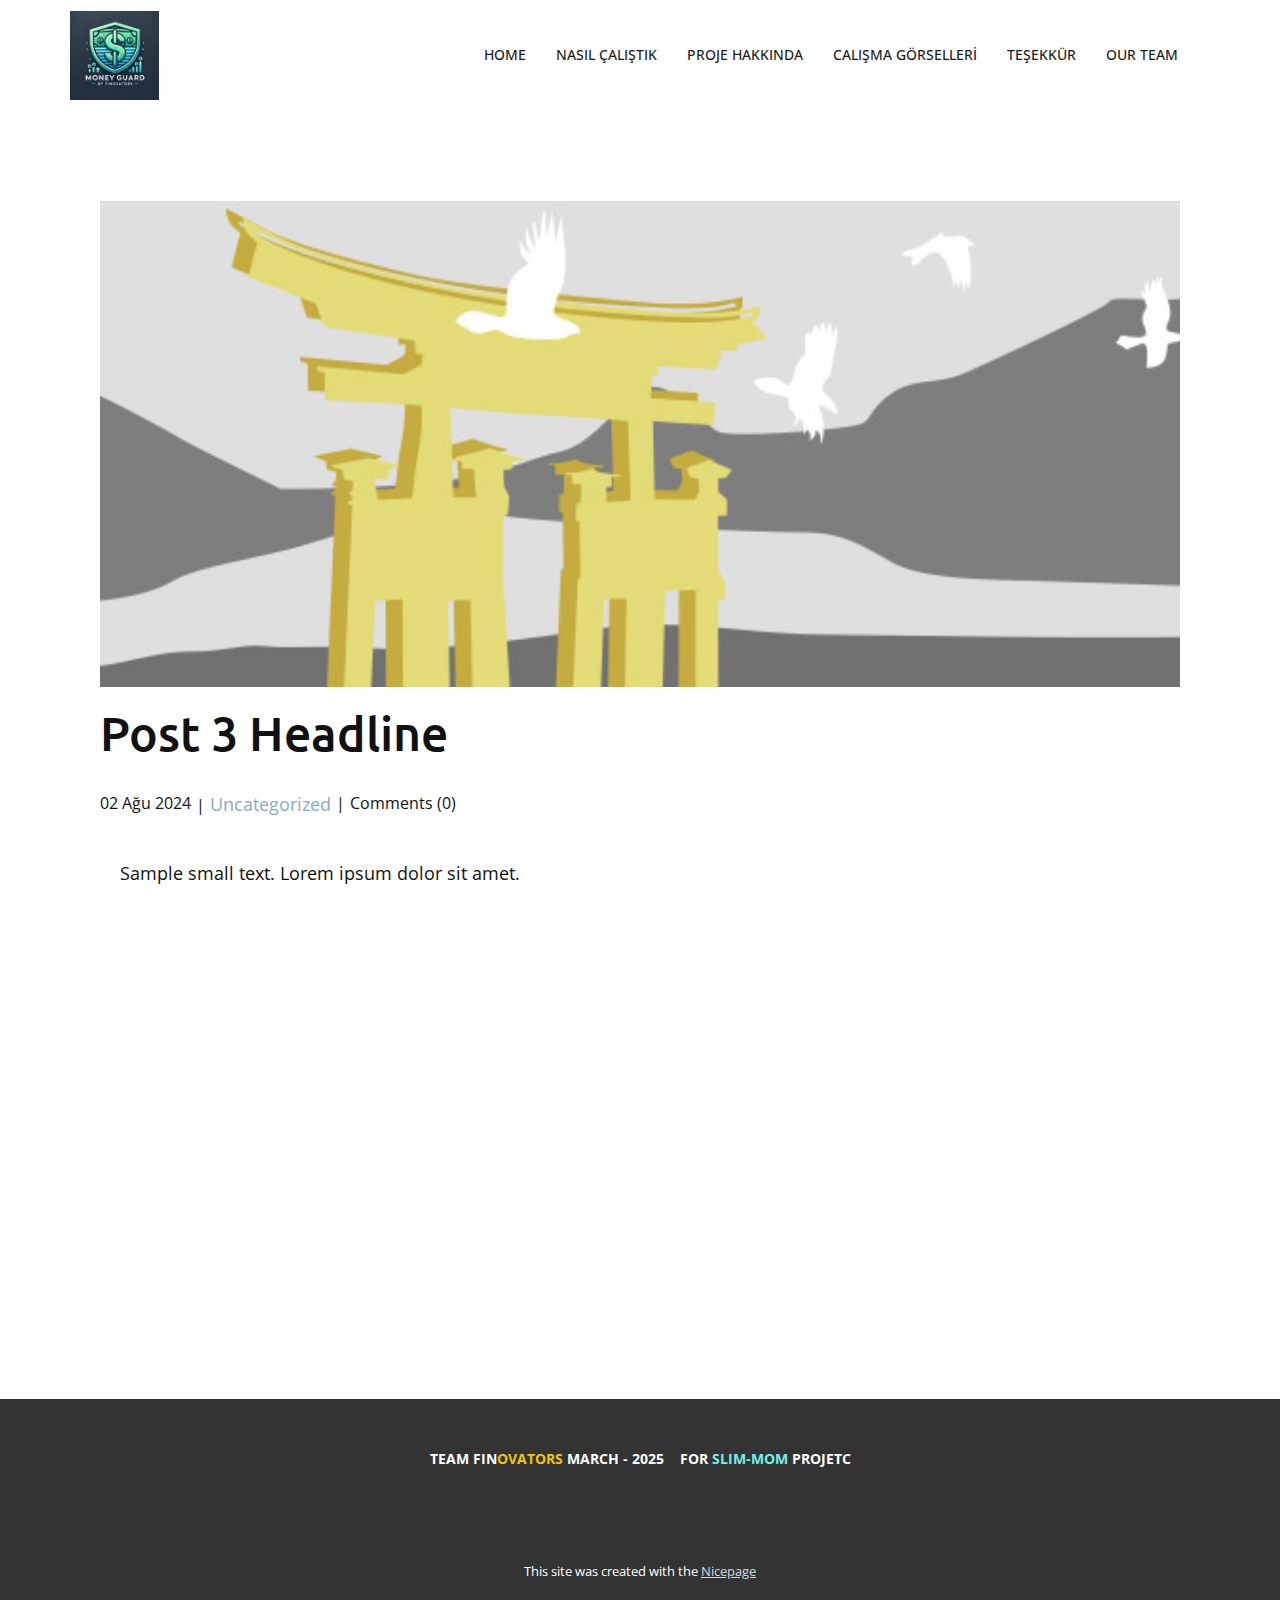
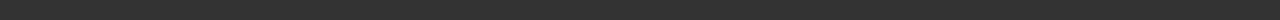
<file: blog/post-2.html>
<!DOCTYPE html>
<html style="font-size: 16px;" lang="tr"><head>
    <meta name="viewport" content="width=device-width, initial-scale=1.0">
    <meta charset="utf-8">
    <meta name="keywords" content="Gönderi 1 Başlık">
    <meta name="description" content="">
    <title>Post 3 Headline</title>
    <link rel="stylesheet" href="../nicepage.css" media="screen">
<link rel="stylesheet" href="../Post-Template.css" media="screen">
    <script class="u-script" type="text/javascript" src="../jquery.js" defer=""></script>
    <script class="u-script" type="text/javascript" src="../nicepage.js" defer=""></script>
    <meta name="generator" content="Nicepage 7.6.4, nicepage.com">
    
    
    
    <link id="u-theme-google-font" rel="stylesheet" href="https://fonts.googleapis.com/css?family=Ubuntu:300,300i,400,400i,500,500i,700,700i|Open+Sans:300,300i,400,400i,500,500i,600,600i,700,700i,800,800i">
    <script type="application/ld+json">{
		"@context": "http://schema.org",
		"@type": "Organization",
		"name": "",
		"logo": "images/192614359.jpeg"
}</script>
    <meta name="theme-color" content="#86afc0">
  <meta data-intl-tel-input-cdn-path="intlTelInput/"></head>
  <body data-path-to-root="./" data-include-products="false" class="u-body u-xl-mode" data-lang="tr"><header class="u-clearfix u-header u-sticky-388f" id="sec-0168" data-animation-name="" data-animation-duration="0" data-animation-delay="0" data-animation-direction=""><div class="u-clearfix u-sheet u-valign-middle-lg u-valign-middle-md u-valign-middle-sm u-valign-middle-xs u-sheet-1">
        <a href="#" class="u-image u-logo u-image-1" data-image-width="200" data-image-height="200">
          <img src="../images/192614359.jpeg" class="u-logo-image u-logo-image-1">
        </a>
        <nav class="u-menu u-menu-one-level u-offcanvas u-menu-1">
          <div class="menu-collapse" style="font-size: 0.875rem; letter-spacing: 0px; text-transform: uppercase; font-weight: 500;">
            <a class="u-button-style u-custom-active-border-color u-custom-border u-custom-border-color u-custom-borders u-custom-hover-border-color u-custom-left-right-menu-spacing u-custom-padding-bottom u-custom-text-active-color u-custom-text-color u-custom-text-hover-color u-custom-top-bottom-menu-spacing u-hamburger-link u-nav-link u-text-active-palette-1-base u-text-hover-palette-2-base" href="#">
              <svg class="u-svg-link" viewBox="0 0 24 24"><use xlink:href="#menu-hamburger"></use></svg>
              <svg class="u-svg-content" version="1.1" id="menu-hamburger" viewBox="0 0 16 16" x="0px" y="0px" xmlns:xlink="http://www.w3.org/1999/xlink" xmlns="http://www.w3.org/2000/svg"><g><rect y="1" width="16" height="2"></rect><rect y="7" width="16" height="2"></rect><rect y="13" width="16" height="2"></rect>
</g></svg>
            </a>
          </div>
          <div class="u-custom-menu u-nav-container">
            <ul class="u-nav u-spacing-30 u-unstyled u-nav-1"><li class="u-nav-item"><a class="u-border-1 u-border-active-palette-1-base u-border-hover-palette-1-base u-border-no-left u-border-no-right u-border-no-top u-button-style u-nav-link u-text-active-grey-90 u-text-grey-90 u-text-hover-grey-90" href="../#carousel_3dba" data-page-id="3820214" style="padding: 10px 0px;">HOME</a>
</li><li class="u-nav-item"><a class="u-border-1 u-border-active-palette-1-base u-border-hover-palette-1-base u-border-no-left u-border-no-right u-border-no-top u-button-style u-nav-link u-text-active-grey-90 u-text-grey-90 u-text-hover-grey-90" href="../#block-1" data-page-id="3820214" style="padding: 10px 0px;">NASIL ÇALIŞTIK</a>
</li><li class="u-nav-item"><a class="u-border-1 u-border-active-palette-1-base u-border-hover-palette-1-base u-border-no-left u-border-no-right u-border-no-top u-button-style u-nav-link u-text-active-grey-90 u-text-grey-90 u-text-hover-grey-90" href="../#carousel_82e8" data-page-id="3820214" style="padding: 10px 0px;">PROJE HAKKINDA</a>
</li><li class="u-nav-item"><a class="u-border-1 u-border-active-palette-1-base u-border-hover-palette-1-base u-border-no-left u-border-no-right u-border-no-top u-button-style u-nav-link u-text-active-grey-90 u-text-grey-90 u-text-hover-grey-90" href="../#carousel_1fd3" data-page-id="3820214" style="padding: 10px 0px;">CALIŞMA GÖRSELLERİ</a>
</li><li class="u-nav-item"><a class="u-border-1 u-border-active-palette-1-base u-border-hover-palette-1-base u-border-no-left u-border-no-right u-border-no-top u-button-style u-nav-link u-text-active-grey-90 u-text-grey-90 u-text-hover-grey-90" href="../#carousel_8047" data-page-id="3820214" style="padding: 10px 0px;">TEŞEKKÜR</a>
</li><li class="u-nav-item"><a class="u-border-1 u-border-active-palette-1-base u-border-hover-palette-1-base u-border-no-left u-border-no-right u-border-no-top u-button-style u-nav-link u-text-active-grey-90 u-text-grey-90 u-text-hover-grey-90" href="../#carousel_76a1" data-page-id="3820214" style="padding: 10px 0px;">OUR TEAM</a>
</li></ul>
          </div>
          <div class="u-custom-menu u-nav-container-collapse">
            <div class="u-black u-container-style u-inner-container-layout u-opacity u-opacity-95 u-sidenav">
              <div class="u-inner-container-layout u-sidenav-overflow">
                <div class="u-menu-close"></div>
                <ul class="u-align-center u-nav u-popupmenu-items u-unstyled u-nav-2"><li class="u-nav-item"><a class="u-button-style u-nav-link" href="../#carousel_3dba" data-page-id="3820214">HOME</a>
</li><li class="u-nav-item"><a class="u-button-style u-nav-link" href="../#block-1" data-page-id="3820214">NASIL ÇALIŞTIK</a>
</li><li class="u-nav-item"><a class="u-button-style u-nav-link" href="../#carousel_82e8" data-page-id="3820214">PROJE HAKKINDA</a>
</li><li class="u-nav-item"><a class="u-button-style u-nav-link" href="../#carousel_1fd3" data-page-id="3820214">CALIŞMA GÖRSELLERİ</a>
</li><li class="u-nav-item"><a class="u-button-style u-nav-link" href="../#carousel_8047" data-page-id="3820214">TEŞEKKÜR</a>
</li><li class="u-nav-item"><a class="u-button-style u-nav-link" href="../#carousel_76a1" data-page-id="3820214">OUR TEAM</a>
</li></ul>
              </div>
            </div>
            <div class="u-black u-menu-overlay u-opacity u-opacity-70"></div>
          </div>
        </nav>
      </div></header>
    <section class="u-align-center u-clearfix u-section-1" id="block-1">
      <div class="u-clearfix u-sheet u-valign-middle-md u-valign-middle-sm u-valign-middle-xs u-sheet-1"><!--post_details--><!--post_details_options_json--><!--{"source":""}--><!--/post_details_options_json--><!--blog_post-->
        <div class="u-container-style u-expanded-width u-post-details u-post-details-1">
          <div class="u-container-layout u-valign-middle u-container-layout-1"><!--blog_post_image-->
            <img alt="" class="u-blog-control u-expanded-width u-image u-image-default u-image-1" src="../images/8ad73f3c.jpeg"><!--/blog_post_image--><!--blog_post_header-->
            <h2 class="u-blog-control u-text u-text-1">Post 3 Headline</h2><!--/blog_post_header--><!--blog_post_metadata-->
            <div class="u-blog-control u-metadata u-metadata-1"><!--blog_post_metadata_date-->
              <span class="u-meta-date u-meta-icon">02 Ağu 2024</span><!--/blog_post_metadata_date--><!--blog_post_metadata_category-->
              <span class="u-meta-category u-meta-icon"><a href="../blog/blog.html#/blog-1///">Uncategorized</a></span><!--/blog_post_metadata_category--><!--blog_post_metadata_comments-->
              <span class="u-meta-comments u-meta-icon"><!--blog_post_metadata_comments_content-->Comments (0)<!--/blog_post_metadata_comments_content--></span><!--/blog_post_metadata_comments-->
            </div><!--/blog_post_metadata--><!--blog_post_content-->
            <div class="u-align-justify u-blog-control u-post-content u-text u-text-2 fr-view">
  <p>
    <meta name="viewport" content="width=device-width, initial-scale=1.0">
    <meta charset="utf-8">
    <meta name="keywords" content=""><meta name="description" content="">
    <title></title>
    <link rel="stylesheet" href="/nicepage.css" media="screen" class="u-static-style"><link rel="stylesheet" href="/nicepage.css" media="screen">
    <script class="u-script" type="text/javascript" src="//capp.nicepage.com/assets/jquery-1.9.1.min.js" defer=""></script>
    <script class="u-script" type="text/javascript" src="//capp.nicepage.com/8f4ce5d7b727c50915fc4e24ada5d7f98a61d49d/nicepage.js" defer=""></script>
</p><section class="u-clearfix u-valign-top u-block-495e-1" custom-posts-hash="T" data-section-properties="{&quot;margin&quot;:&quot;none&quot;,&quot;stretch&quot;:true}" data-id="495e" data-posts-content="[{'images':[],'maps':[],'videos':[],'icons':[],'textWidth':'','textHeight':'','id':1,'headingProp':'h3','textProp':'text'}]" style="min-height: 500px">
  <div class="u-clearfix u-rich-text u-text u-block-495e-4" data-state="{&quot;margin-top&quot;:{&quot;shouldApplyDefaultMargins&quot;:{&quot;XL&quot;:false,&quot;LG&quot;:false,&quot;MD&quot;:false,&quot;SM&quot;:true,&quot;XS&quot;:true},&quot;parentVerticalAlign&quot;:{&quot;XL&quot;:&quot;top&quot;,&quot;LG&quot;:&quot;top&quot;,&quot;MD&quot;:&quot;top&quot;,&quot;SM&quot;:&quot;top&quot;,&quot;XS&quot;:&quot;top&quot;}},&quot;margin-bottom&quot;:{&quot;shouldApplyDefaultMargins&quot;:{&quot;XL&quot;:false,&quot;LG&quot;:false,&quot;MD&quot;:false,&quot;SM&quot;:true,&quot;XS&quot;:true},&quot;parentVerticalAlign&quot;:{&quot;XL&quot;:&quot;top&quot;,&quot;LG&quot;:&quot;top&quot;,&quot;MD&quot;:&quot;top&quot;,&quot;SM&quot;:&quot;top&quot;,&quot;XS&quot;:&quot;top&quot;}}}" style="padding-left: 20px; padding-right: 20px">
  Sample small text. Lorem ipsum dolor sit amet.
  </div>
  <style data-mode="XL">@media (min-width: 1200px) {
  .u-block-495e-1 {
    min-height: 500px;
  }
  .u-block-495e-4 {
    padding-left: 20px;
    padding-right: 20px;
  }
}</style>
  <style data-mode="LG">@media (max-width: 1199px) and (min-width: 992px) {
  .u-block-495e-1 {
    min-height: 500px;
  }
  .u-block-495e-4 {
    padding-left: 20px;
    padding-right: 20px;
  }
}</style>
  <style data-mode="MD">@media (max-width: 991px) and (min-width: 768px) {
  .u-block-495e-1 {
    min-height: 500px;
  }
  .u-block-495e-4 {
    padding-left: 20px;
    padding-right: 20px;
  }
}</style>
  <style data-mode="SM">@media (max-width: 767px) and (min-width: 576px) {
  .u-block-495e-1 {
    min-height: 500px;
  }
  .u-block-495e-4 {
    padding-left: 20px;
    padding-right: 20px;
    margin-top: 60px;
    margin-bottom: 60px;
  }
}</style>
  <style data-mode="XS">@media (max-width: 575px) {
  .u-block-495e-1 {
    min-height: 500px;
  }
  .u-block-495e-4 {
    padding-left: 20px;
    padding-right: 20px;
    margin-top: 60px;
    margin-bottom: 60px;
  }
}</style>
</section>
<p></p>
  </div><!--/blog_post_content-->
          </div>
        </div><!--/blog_post--><!--/post_details-->
      </div>
    </section>
    
    
    
    <footer class="u-align-center u-clearfix u-footer u-grey-80 u-footer" id="sec-143b"><div class="u-clearfix u-sheet u-valign-middle u-sheet-1">
        <p class="u-small-text u-text u-text-variant u-text-1">TEAM FIN<span class="u-text-palette-3-base">OVATORS </span> MARCH - 2025&nbsp; &nbsp; FOR<span class="u-text-palette-4-light-1"> SLIM-MOM</span> PROJETC
        </p>
      </div></footer>
    <section class="u-backlink u-clearfix u-grey-80">
      <p class="u-text">
        <span>This site was created with the </span>
        <a class="u-link" href="https://nicepage.com/" target="_blank" rel="nofollow">
          <span>Nicepage</span>
        </a>
      </p>
    </section>
  
</body></html>
</file>
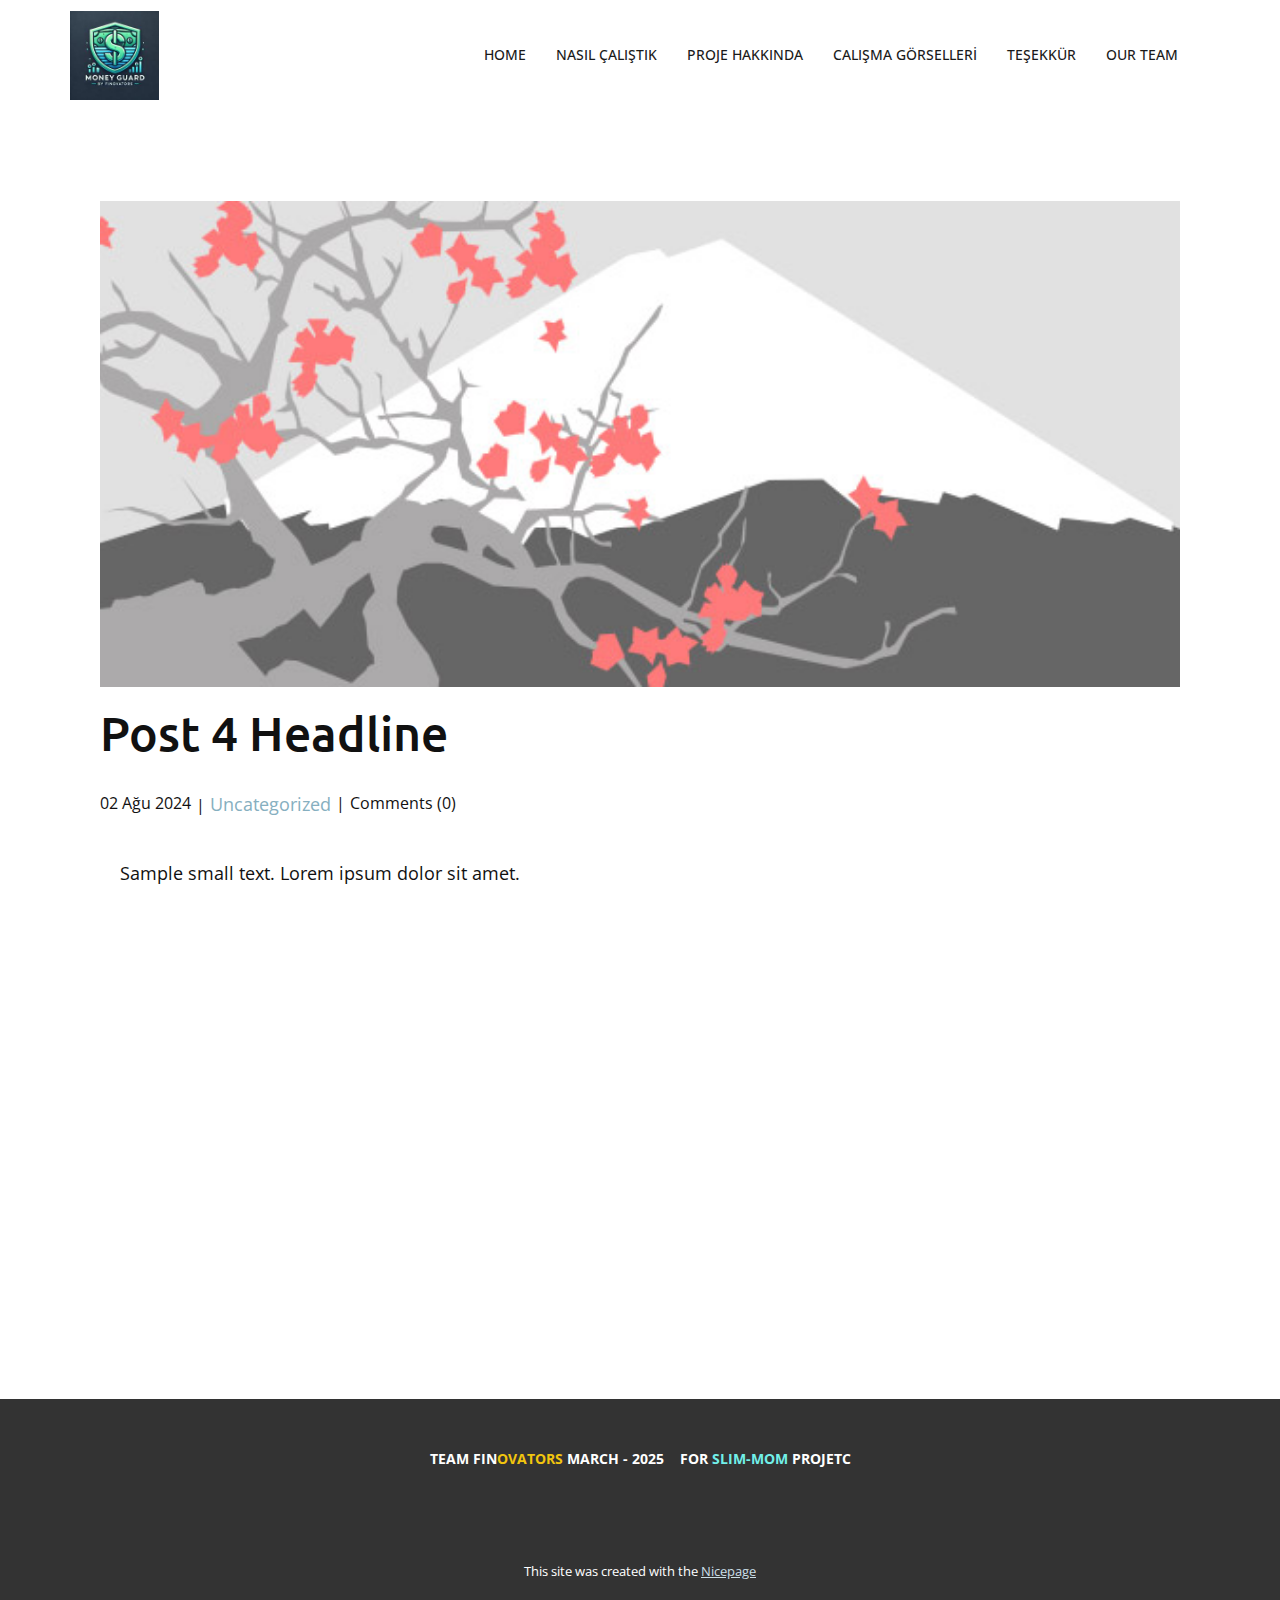
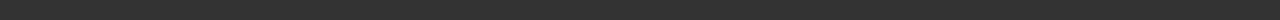
<file: blog/post-3.html>
<!DOCTYPE html>
<html style="font-size: 16px;" lang="tr"><head>
    <meta name="viewport" content="width=device-width, initial-scale=1.0">
    <meta charset="utf-8">
    <meta name="keywords" content="Gönderi 1 Başlık">
    <meta name="description" content="">
    <title>Post 4 Headline</title>
    <link rel="stylesheet" href="../nicepage.css" media="screen">
<link rel="stylesheet" href="../Post-Template.css" media="screen">
    <script class="u-script" type="text/javascript" src="../jquery.js" defer=""></script>
    <script class="u-script" type="text/javascript" src="../nicepage.js" defer=""></script>
    <meta name="generator" content="Nicepage 7.6.4, nicepage.com">
    
    
    
    <link id="u-theme-google-font" rel="stylesheet" href="https://fonts.googleapis.com/css?family=Ubuntu:300,300i,400,400i,500,500i,700,700i|Open+Sans:300,300i,400,400i,500,500i,600,600i,700,700i,800,800i">
    <script type="application/ld+json">{
		"@context": "http://schema.org",
		"@type": "Organization",
		"name": "",
		"logo": "images/192614359.jpeg"
}</script>
    <meta name="theme-color" content="#86afc0">
  <meta data-intl-tel-input-cdn-path="intlTelInput/"></head>
  <body data-path-to-root="./" data-include-products="false" class="u-body u-xl-mode" data-lang="tr"><header class="u-clearfix u-header u-sticky-388f" id="sec-0168" data-animation-name="" data-animation-duration="0" data-animation-delay="0" data-animation-direction=""><div class="u-clearfix u-sheet u-valign-middle-lg u-valign-middle-md u-valign-middle-sm u-valign-middle-xs u-sheet-1">
        <a href="#" class="u-image u-logo u-image-1" data-image-width="200" data-image-height="200">
          <img src="../images/192614359.jpeg" class="u-logo-image u-logo-image-1">
        </a>
        <nav class="u-menu u-menu-one-level u-offcanvas u-menu-1">
          <div class="menu-collapse" style="font-size: 0.875rem; letter-spacing: 0px; text-transform: uppercase; font-weight: 500;">
            <a class="u-button-style u-custom-active-border-color u-custom-border u-custom-border-color u-custom-borders u-custom-hover-border-color u-custom-left-right-menu-spacing u-custom-padding-bottom u-custom-text-active-color u-custom-text-color u-custom-text-hover-color u-custom-top-bottom-menu-spacing u-hamburger-link u-nav-link u-text-active-palette-1-base u-text-hover-palette-2-base" href="#">
              <svg class="u-svg-link" viewBox="0 0 24 24"><use xlink:href="#menu-hamburger"></use></svg>
              <svg class="u-svg-content" version="1.1" id="menu-hamburger" viewBox="0 0 16 16" x="0px" y="0px" xmlns:xlink="http://www.w3.org/1999/xlink" xmlns="http://www.w3.org/2000/svg"><g><rect y="1" width="16" height="2"></rect><rect y="7" width="16" height="2"></rect><rect y="13" width="16" height="2"></rect>
</g></svg>
            </a>
          </div>
          <div class="u-custom-menu u-nav-container">
            <ul class="u-nav u-spacing-30 u-unstyled u-nav-1"><li class="u-nav-item"><a class="u-border-1 u-border-active-palette-1-base u-border-hover-palette-1-base u-border-no-left u-border-no-right u-border-no-top u-button-style u-nav-link u-text-active-grey-90 u-text-grey-90 u-text-hover-grey-90" href="../#carousel_3dba" data-page-id="3820214" style="padding: 10px 0px;">HOME</a>
</li><li class="u-nav-item"><a class="u-border-1 u-border-active-palette-1-base u-border-hover-palette-1-base u-border-no-left u-border-no-right u-border-no-top u-button-style u-nav-link u-text-active-grey-90 u-text-grey-90 u-text-hover-grey-90" href="../#block-1" data-page-id="3820214" style="padding: 10px 0px;">NASIL ÇALIŞTIK</a>
</li><li class="u-nav-item"><a class="u-border-1 u-border-active-palette-1-base u-border-hover-palette-1-base u-border-no-left u-border-no-right u-border-no-top u-button-style u-nav-link u-text-active-grey-90 u-text-grey-90 u-text-hover-grey-90" href="../#carousel_82e8" data-page-id="3820214" style="padding: 10px 0px;">PROJE HAKKINDA</a>
</li><li class="u-nav-item"><a class="u-border-1 u-border-active-palette-1-base u-border-hover-palette-1-base u-border-no-left u-border-no-right u-border-no-top u-button-style u-nav-link u-text-active-grey-90 u-text-grey-90 u-text-hover-grey-90" href="../#carousel_1fd3" data-page-id="3820214" style="padding: 10px 0px;">CALIŞMA GÖRSELLERİ</a>
</li><li class="u-nav-item"><a class="u-border-1 u-border-active-palette-1-base u-border-hover-palette-1-base u-border-no-left u-border-no-right u-border-no-top u-button-style u-nav-link u-text-active-grey-90 u-text-grey-90 u-text-hover-grey-90" href="../#carousel_8047" data-page-id="3820214" style="padding: 10px 0px;">TEŞEKKÜR</a>
</li><li class="u-nav-item"><a class="u-border-1 u-border-active-palette-1-base u-border-hover-palette-1-base u-border-no-left u-border-no-right u-border-no-top u-button-style u-nav-link u-text-active-grey-90 u-text-grey-90 u-text-hover-grey-90" href="../#carousel_76a1" data-page-id="3820214" style="padding: 10px 0px;">OUR TEAM</a>
</li></ul>
          </div>
          <div class="u-custom-menu u-nav-container-collapse">
            <div class="u-black u-container-style u-inner-container-layout u-opacity u-opacity-95 u-sidenav">
              <div class="u-inner-container-layout u-sidenav-overflow">
                <div class="u-menu-close"></div>
                <ul class="u-align-center u-nav u-popupmenu-items u-unstyled u-nav-2"><li class="u-nav-item"><a class="u-button-style u-nav-link" href="../#carousel_3dba" data-page-id="3820214">HOME</a>
</li><li class="u-nav-item"><a class="u-button-style u-nav-link" href="../#block-1" data-page-id="3820214">NASIL ÇALIŞTIK</a>
</li><li class="u-nav-item"><a class="u-button-style u-nav-link" href="../#carousel_82e8" data-page-id="3820214">PROJE HAKKINDA</a>
</li><li class="u-nav-item"><a class="u-button-style u-nav-link" href="../#carousel_1fd3" data-page-id="3820214">CALIŞMA GÖRSELLERİ</a>
</li><li class="u-nav-item"><a class="u-button-style u-nav-link" href="../#carousel_8047" data-page-id="3820214">TEŞEKKÜR</a>
</li><li class="u-nav-item"><a class="u-button-style u-nav-link" href="../#carousel_76a1" data-page-id="3820214">OUR TEAM</a>
</li></ul>
              </div>
            </div>
            <div class="u-black u-menu-overlay u-opacity u-opacity-70"></div>
          </div>
        </nav>
      </div></header>
    <section class="u-align-center u-clearfix u-section-1" id="block-1">
      <div class="u-clearfix u-sheet u-valign-middle-md u-valign-middle-sm u-valign-middle-xs u-sheet-1"><!--post_details--><!--post_details_options_json--><!--{"source":""}--><!--/post_details_options_json--><!--blog_post-->
        <div class="u-container-style u-expanded-width u-post-details u-post-details-1">
          <div class="u-container-layout u-valign-middle u-container-layout-1"><!--blog_post_image-->
            <img alt="" class="u-blog-control u-expanded-width u-image u-image-default u-image-1" src="../images/0fd3416c.jpeg"><!--/blog_post_image--><!--blog_post_header-->
            <h2 class="u-blog-control u-text u-text-1">Post 4 Headline</h2><!--/blog_post_header--><!--blog_post_metadata-->
            <div class="u-blog-control u-metadata u-metadata-1"><!--blog_post_metadata_date-->
              <span class="u-meta-date u-meta-icon">02 Ağu 2024</span><!--/blog_post_metadata_date--><!--blog_post_metadata_category-->
              <span class="u-meta-category u-meta-icon"><a href="../blog/blog.html#/blog-1///">Uncategorized</a></span><!--/blog_post_metadata_category--><!--blog_post_metadata_comments-->
              <span class="u-meta-comments u-meta-icon"><!--blog_post_metadata_comments_content-->Comments (0)<!--/blog_post_metadata_comments_content--></span><!--/blog_post_metadata_comments-->
            </div><!--/blog_post_metadata--><!--blog_post_content-->
            <div class="u-align-justify u-blog-control u-post-content u-text u-text-2 fr-view">
  <p>
    <meta name="viewport" content="width=device-width, initial-scale=1.0">
    <meta charset="utf-8">
    <meta name="keywords" content=""><meta name="description" content="">
    <title></title>
    <link rel="stylesheet" href="/nicepage.css" media="screen" class="u-static-style"><link rel="stylesheet" href="/nicepage.css" media="screen">
    <script class="u-script" type="text/javascript" src="//capp.nicepage.com/assets/jquery-1.9.1.min.js" defer=""></script>
    <script class="u-script" type="text/javascript" src="//capp.nicepage.com/8f4ce5d7b727c50915fc4e24ada5d7f98a61d49d/nicepage.js" defer=""></script>
</p><section class="u-clearfix u-valign-top u-block-e288-1" custom-posts-hash="T" data-section-properties="{&quot;margin&quot;:&quot;none&quot;,&quot;stretch&quot;:true}" data-id="e288" data-posts-content="[{'images':[],'maps':[],'videos':[],'icons':[],'textWidth':'','textHeight':'','id':1,'headingProp':'h3','textProp':'text'}]" style="min-height: 500px">
  <div class="u-clearfix u-rich-text u-text u-block-e288-4" data-state="{&quot;margin-top&quot;:{&quot;shouldApplyDefaultMargins&quot;:{&quot;XL&quot;:false,&quot;LG&quot;:false,&quot;MD&quot;:false,&quot;SM&quot;:true,&quot;XS&quot;:true},&quot;parentVerticalAlign&quot;:{&quot;XL&quot;:&quot;top&quot;,&quot;LG&quot;:&quot;top&quot;,&quot;MD&quot;:&quot;top&quot;,&quot;SM&quot;:&quot;top&quot;,&quot;XS&quot;:&quot;top&quot;}},&quot;margin-bottom&quot;:{&quot;shouldApplyDefaultMargins&quot;:{&quot;XL&quot;:false,&quot;LG&quot;:false,&quot;MD&quot;:false,&quot;SM&quot;:true,&quot;XS&quot;:true},&quot;parentVerticalAlign&quot;:{&quot;XL&quot;:&quot;top&quot;,&quot;LG&quot;:&quot;top&quot;,&quot;MD&quot;:&quot;top&quot;,&quot;SM&quot;:&quot;top&quot;,&quot;XS&quot;:&quot;top&quot;}}}" style="padding-left: 20px; padding-right: 20px">
  Sample small text. Lorem ipsum dolor sit amet.
  </div>
  <style data-mode="XL">@media (min-width: 1200px) {
  .u-block-e288-1 {
    min-height: 500px;
  }
  .u-block-e288-4 {
    padding-left: 20px;
    padding-right: 20px;
  }
}</style>
  <style data-mode="LG">@media (max-width: 1199px) and (min-width: 992px) {
  .u-block-e288-1 {
    min-height: 500px;
  }
  .u-block-e288-4 {
    padding-left: 20px;
    padding-right: 20px;
  }
}</style>
  <style data-mode="MD">@media (max-width: 991px) and (min-width: 768px) {
  .u-block-e288-1 {
    min-height: 500px;
  }
  .u-block-e288-4 {
    padding-left: 20px;
    padding-right: 20px;
  }
}</style>
  <style data-mode="SM">@media (max-width: 767px) and (min-width: 576px) {
  .u-block-e288-1 {
    min-height: 500px;
  }
  .u-block-e288-4 {
    padding-left: 20px;
    padding-right: 20px;
    margin-top: 60px;
    margin-bottom: 60px;
  }
}</style>
  <style data-mode="XS">@media (max-width: 575px) {
  .u-block-e288-1 {
    min-height: 500px;
  }
  .u-block-e288-4 {
    padding-left: 20px;
    padding-right: 20px;
    margin-top: 60px;
    margin-bottom: 60px;
  }
}</style>
</section>
<p></p>
  </div><!--/blog_post_content-->
          </div>
        </div><!--/blog_post--><!--/post_details-->
      </div>
    </section>
    
    
    
    <footer class="u-align-center u-clearfix u-footer u-grey-80 u-footer" id="sec-143b"><div class="u-clearfix u-sheet u-valign-middle u-sheet-1">
        <p class="u-small-text u-text u-text-variant u-text-1">TEAM FIN<span class="u-text-palette-3-base">OVATORS </span> MARCH - 2025&nbsp; &nbsp; FOR<span class="u-text-palette-4-light-1"> SLIM-MOM</span> PROJETC
        </p>
      </div></footer>
    <section class="u-backlink u-clearfix u-grey-80">
      <p class="u-text">
        <span>This site was created with the </span>
        <a class="u-link" href="https://nicepage.com/" target="_blank" rel="nofollow">
          <span>Nicepage</span>
        </a>
      </p>
    </section>
  
</body></html>
</file>
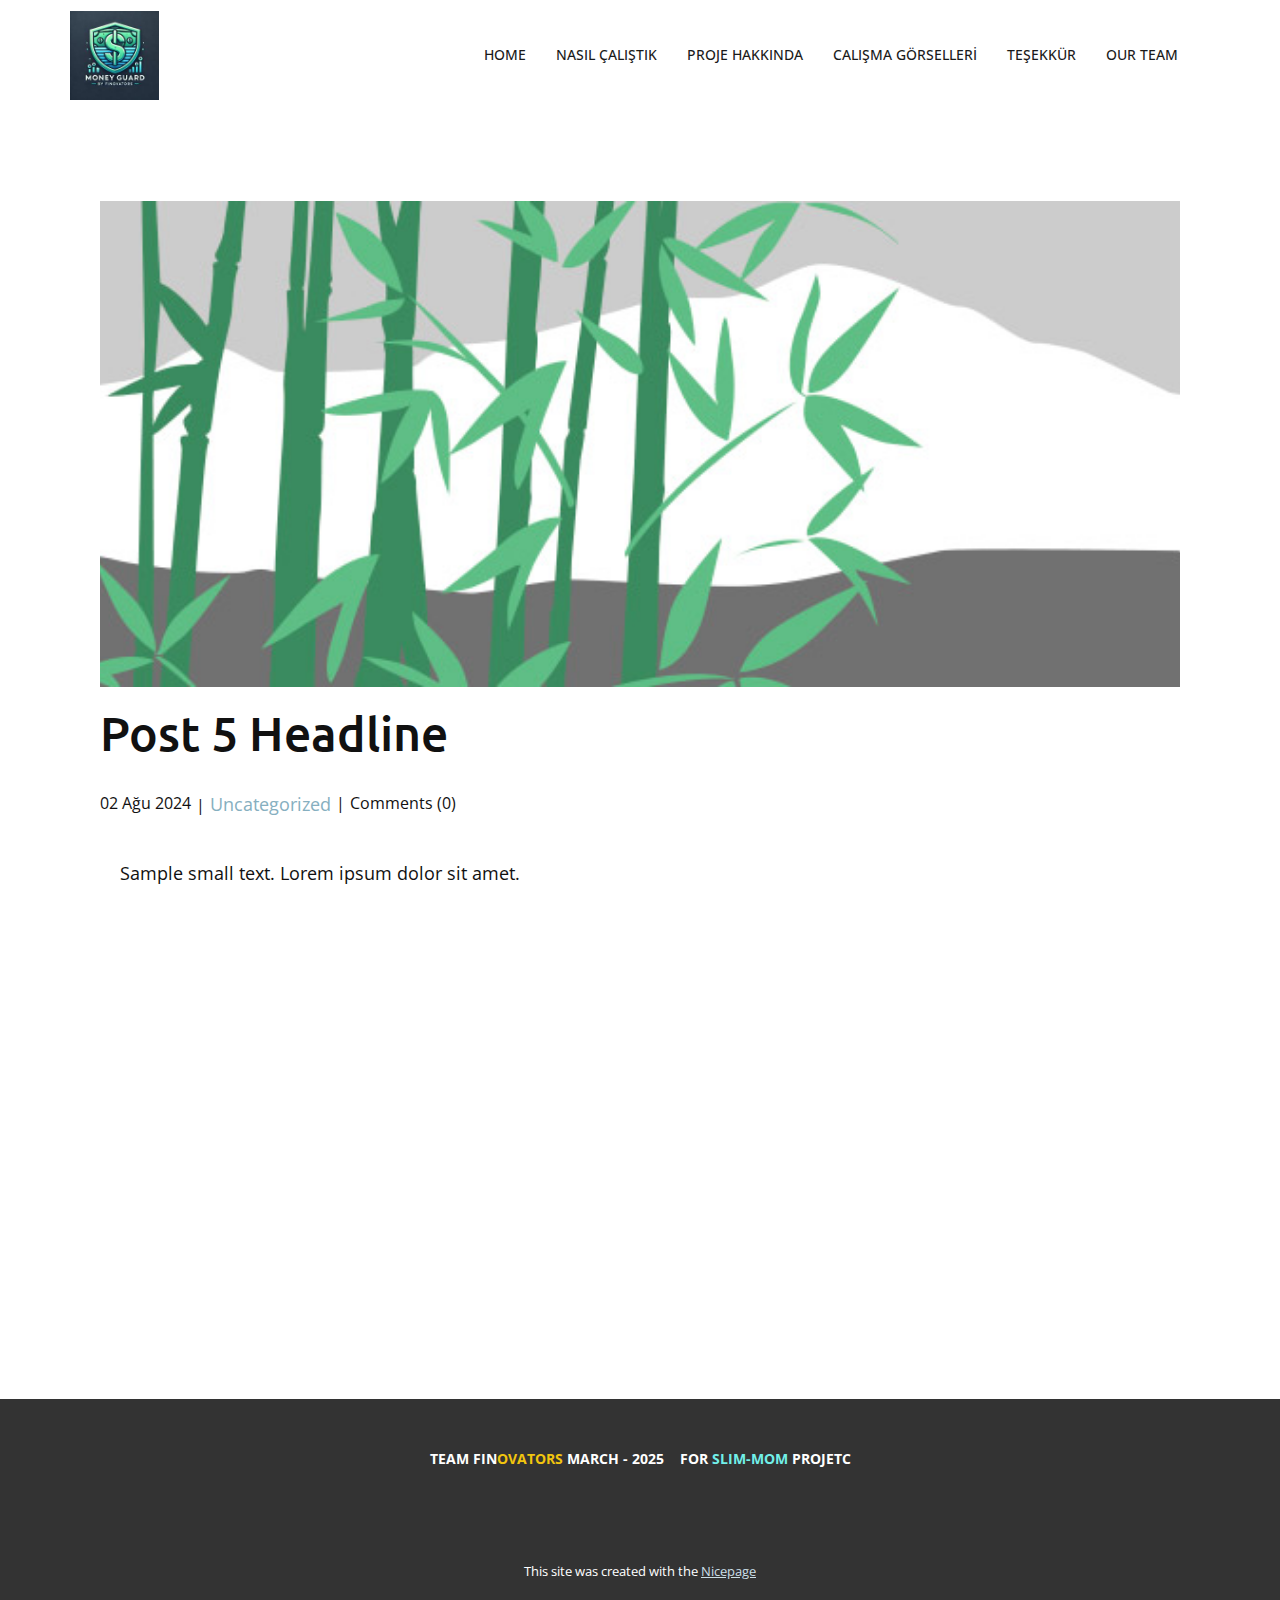
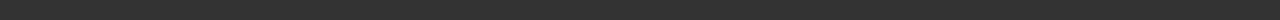
<file: blog/post-4.html>
<!DOCTYPE html>
<html style="font-size: 16px;" lang="tr"><head>
    <meta name="viewport" content="width=device-width, initial-scale=1.0">
    <meta charset="utf-8">
    <meta name="keywords" content="Gönderi 1 Başlık">
    <meta name="description" content="">
    <title>Post 5 Headline</title>
    <link rel="stylesheet" href="../nicepage.css" media="screen">
<link rel="stylesheet" href="../Post-Template.css" media="screen">
    <script class="u-script" type="text/javascript" src="../jquery.js" defer=""></script>
    <script class="u-script" type="text/javascript" src="../nicepage.js" defer=""></script>
    <meta name="generator" content="Nicepage 7.6.4, nicepage.com">
    
    
    
    <link id="u-theme-google-font" rel="stylesheet" href="https://fonts.googleapis.com/css?family=Ubuntu:300,300i,400,400i,500,500i,700,700i|Open+Sans:300,300i,400,400i,500,500i,600,600i,700,700i,800,800i">
    <script type="application/ld+json">{
		"@context": "http://schema.org",
		"@type": "Organization",
		"name": "",
		"logo": "images/192614359.jpeg"
}</script>
    <meta name="theme-color" content="#86afc0">
  <meta data-intl-tel-input-cdn-path="intlTelInput/"></head>
  <body data-path-to-root="./" data-include-products="false" class="u-body u-xl-mode" data-lang="tr"><header class="u-clearfix u-header u-sticky-388f" id="sec-0168" data-animation-name="" data-animation-duration="0" data-animation-delay="0" data-animation-direction=""><div class="u-clearfix u-sheet u-valign-middle-lg u-valign-middle-md u-valign-middle-sm u-valign-middle-xs u-sheet-1">
        <a href="#" class="u-image u-logo u-image-1" data-image-width="200" data-image-height="200">
          <img src="../images/192614359.jpeg" class="u-logo-image u-logo-image-1">
        </a>
        <nav class="u-menu u-menu-one-level u-offcanvas u-menu-1">
          <div class="menu-collapse" style="font-size: 0.875rem; letter-spacing: 0px; text-transform: uppercase; font-weight: 500;">
            <a class="u-button-style u-custom-active-border-color u-custom-border u-custom-border-color u-custom-borders u-custom-hover-border-color u-custom-left-right-menu-spacing u-custom-padding-bottom u-custom-text-active-color u-custom-text-color u-custom-text-hover-color u-custom-top-bottom-menu-spacing u-hamburger-link u-nav-link u-text-active-palette-1-base u-text-hover-palette-2-base" href="#">
              <svg class="u-svg-link" viewBox="0 0 24 24"><use xlink:href="#menu-hamburger"></use></svg>
              <svg class="u-svg-content" version="1.1" id="menu-hamburger" viewBox="0 0 16 16" x="0px" y="0px" xmlns:xlink="http://www.w3.org/1999/xlink" xmlns="http://www.w3.org/2000/svg"><g><rect y="1" width="16" height="2"></rect><rect y="7" width="16" height="2"></rect><rect y="13" width="16" height="2"></rect>
</g></svg>
            </a>
          </div>
          <div class="u-custom-menu u-nav-container">
            <ul class="u-nav u-spacing-30 u-unstyled u-nav-1"><li class="u-nav-item"><a class="u-border-1 u-border-active-palette-1-base u-border-hover-palette-1-base u-border-no-left u-border-no-right u-border-no-top u-button-style u-nav-link u-text-active-grey-90 u-text-grey-90 u-text-hover-grey-90" href="../#carousel_3dba" data-page-id="3820214" style="padding: 10px 0px;">HOME</a>
</li><li class="u-nav-item"><a class="u-border-1 u-border-active-palette-1-base u-border-hover-palette-1-base u-border-no-left u-border-no-right u-border-no-top u-button-style u-nav-link u-text-active-grey-90 u-text-grey-90 u-text-hover-grey-90" href="../#block-1" data-page-id="3820214" style="padding: 10px 0px;">NASIL ÇALIŞTIK</a>
</li><li class="u-nav-item"><a class="u-border-1 u-border-active-palette-1-base u-border-hover-palette-1-base u-border-no-left u-border-no-right u-border-no-top u-button-style u-nav-link u-text-active-grey-90 u-text-grey-90 u-text-hover-grey-90" href="../#carousel_82e8" data-page-id="3820214" style="padding: 10px 0px;">PROJE HAKKINDA</a>
</li><li class="u-nav-item"><a class="u-border-1 u-border-active-palette-1-base u-border-hover-palette-1-base u-border-no-left u-border-no-right u-border-no-top u-button-style u-nav-link u-text-active-grey-90 u-text-grey-90 u-text-hover-grey-90" href="../#carousel_1fd3" data-page-id="3820214" style="padding: 10px 0px;">CALIŞMA GÖRSELLERİ</a>
</li><li class="u-nav-item"><a class="u-border-1 u-border-active-palette-1-base u-border-hover-palette-1-base u-border-no-left u-border-no-right u-border-no-top u-button-style u-nav-link u-text-active-grey-90 u-text-grey-90 u-text-hover-grey-90" href="../#carousel_8047" data-page-id="3820214" style="padding: 10px 0px;">TEŞEKKÜR</a>
</li><li class="u-nav-item"><a class="u-border-1 u-border-active-palette-1-base u-border-hover-palette-1-base u-border-no-left u-border-no-right u-border-no-top u-button-style u-nav-link u-text-active-grey-90 u-text-grey-90 u-text-hover-grey-90" href="../#carousel_76a1" data-page-id="3820214" style="padding: 10px 0px;">OUR TEAM</a>
</li></ul>
          </div>
          <div class="u-custom-menu u-nav-container-collapse">
            <div class="u-black u-container-style u-inner-container-layout u-opacity u-opacity-95 u-sidenav">
              <div class="u-inner-container-layout u-sidenav-overflow">
                <div class="u-menu-close"></div>
                <ul class="u-align-center u-nav u-popupmenu-items u-unstyled u-nav-2"><li class="u-nav-item"><a class="u-button-style u-nav-link" href="../#carousel_3dba" data-page-id="3820214">HOME</a>
</li><li class="u-nav-item"><a class="u-button-style u-nav-link" href="../#block-1" data-page-id="3820214">NASIL ÇALIŞTIK</a>
</li><li class="u-nav-item"><a class="u-button-style u-nav-link" href="../#carousel_82e8" data-page-id="3820214">PROJE HAKKINDA</a>
</li><li class="u-nav-item"><a class="u-button-style u-nav-link" href="../#carousel_1fd3" data-page-id="3820214">CALIŞMA GÖRSELLERİ</a>
</li><li class="u-nav-item"><a class="u-button-style u-nav-link" href="../#carousel_8047" data-page-id="3820214">TEŞEKKÜR</a>
</li><li class="u-nav-item"><a class="u-button-style u-nav-link" href="../#carousel_76a1" data-page-id="3820214">OUR TEAM</a>
</li></ul>
              </div>
            </div>
            <div class="u-black u-menu-overlay u-opacity u-opacity-70"></div>
          </div>
        </nav>
      </div></header>
    <section class="u-align-center u-clearfix u-section-1" id="block-1">
      <div class="u-clearfix u-sheet u-valign-middle-md u-valign-middle-sm u-valign-middle-xs u-sheet-1"><!--post_details--><!--post_details_options_json--><!--{"source":""}--><!--/post_details_options_json--><!--blog_post-->
        <div class="u-container-style u-expanded-width u-post-details u-post-details-1">
          <div class="u-container-layout u-valign-middle u-container-layout-1"><!--blog_post_image-->
            <img alt="" class="u-blog-control u-expanded-width u-image u-image-default u-image-1" src="../images/68f64b9d.jpeg"><!--/blog_post_image--><!--blog_post_header-->
            <h2 class="u-blog-control u-text u-text-1">Post 5 Headline</h2><!--/blog_post_header--><!--blog_post_metadata-->
            <div class="u-blog-control u-metadata u-metadata-1"><!--blog_post_metadata_date-->
              <span class="u-meta-date u-meta-icon">02 Ağu 2024</span><!--/blog_post_metadata_date--><!--blog_post_metadata_category-->
              <span class="u-meta-category u-meta-icon"><a href="../blog/blog.html#/blog-1///">Uncategorized</a></span><!--/blog_post_metadata_category--><!--blog_post_metadata_comments-->
              <span class="u-meta-comments u-meta-icon"><!--blog_post_metadata_comments_content-->Comments (0)<!--/blog_post_metadata_comments_content--></span><!--/blog_post_metadata_comments-->
            </div><!--/blog_post_metadata--><!--blog_post_content-->
            <div class="u-align-justify u-blog-control u-post-content u-text u-text-2 fr-view">
  <p>
    <meta name="viewport" content="width=device-width, initial-scale=1.0">
    <meta charset="utf-8">
    <meta name="keywords" content=""><meta name="description" content="">
    <title></title>
    <link rel="stylesheet" href="/nicepage.css" media="screen" class="u-static-style"><link rel="stylesheet" href="/nicepage.css" media="screen">
    <script class="u-script" type="text/javascript" src="//capp.nicepage.com/assets/jquery-1.9.1.min.js" defer=""></script>
    <script class="u-script" type="text/javascript" src="//capp.nicepage.com/8f4ce5d7b727c50915fc4e24ada5d7f98a61d49d/nicepage.js" defer=""></script>
</p><section class="u-clearfix u-valign-top u-block-9a15-1" custom-posts-hash="T" data-section-properties="{&quot;margin&quot;:&quot;none&quot;,&quot;stretch&quot;:true}" data-id="9a15" data-posts-content="[{'images':[],'maps':[],'videos':[],'icons':[],'textWidth':'','textHeight':'','id':1,'headingProp':'h3','textProp':'text'}]" style="min-height: 500px">
  <div class="u-clearfix u-rich-text u-text u-block-9a15-4" data-state="{&quot;margin-top&quot;:{&quot;shouldApplyDefaultMargins&quot;:{&quot;XL&quot;:false,&quot;LG&quot;:false,&quot;MD&quot;:false,&quot;SM&quot;:true,&quot;XS&quot;:true},&quot;parentVerticalAlign&quot;:{&quot;XL&quot;:&quot;top&quot;,&quot;LG&quot;:&quot;top&quot;,&quot;MD&quot;:&quot;top&quot;,&quot;SM&quot;:&quot;top&quot;,&quot;XS&quot;:&quot;top&quot;}},&quot;margin-bottom&quot;:{&quot;shouldApplyDefaultMargins&quot;:{&quot;XL&quot;:false,&quot;LG&quot;:false,&quot;MD&quot;:false,&quot;SM&quot;:true,&quot;XS&quot;:true},&quot;parentVerticalAlign&quot;:{&quot;XL&quot;:&quot;top&quot;,&quot;LG&quot;:&quot;top&quot;,&quot;MD&quot;:&quot;top&quot;,&quot;SM&quot;:&quot;top&quot;,&quot;XS&quot;:&quot;top&quot;}}}" style="padding-left: 20px; padding-right: 20px">
  Sample small text. Lorem ipsum dolor sit amet.
  </div>
  <style data-mode="XL">@media (min-width: 1200px) {
  .u-block-9a15-1 {
    min-height: 500px;
  }
  .u-block-9a15-4 {
    padding-left: 20px;
    padding-right: 20px;
  }
}</style>
  <style data-mode="LG">@media (max-width: 1199px) and (min-width: 992px) {
  .u-block-9a15-1 {
    min-height: 500px;
  }
  .u-block-9a15-4 {
    padding-left: 20px;
    padding-right: 20px;
  }
}</style>
  <style data-mode="MD">@media (max-width: 991px) and (min-width: 768px) {
  .u-block-9a15-1 {
    min-height: 500px;
  }
  .u-block-9a15-4 {
    padding-left: 20px;
    padding-right: 20px;
  }
}</style>
  <style data-mode="SM">@media (max-width: 767px) and (min-width: 576px) {
  .u-block-9a15-1 {
    min-height: 500px;
  }
  .u-block-9a15-4 {
    padding-left: 20px;
    padding-right: 20px;
    margin-top: 60px;
    margin-bottom: 60px;
  }
}</style>
  <style data-mode="XS">@media (max-width: 575px) {
  .u-block-9a15-1 {
    min-height: 500px;
  }
  .u-block-9a15-4 {
    padding-left: 20px;
    padding-right: 20px;
    margin-top: 60px;
    margin-bottom: 60px;
  }
}</style>
</section>
<p></p>
  </div><!--/blog_post_content-->
          </div>
        </div><!--/blog_post--><!--/post_details-->
      </div>
    </section>
    
    
    
    <footer class="u-align-center u-clearfix u-footer u-grey-80 u-footer" id="sec-143b"><div class="u-clearfix u-sheet u-valign-middle u-sheet-1">
        <p class="u-small-text u-text u-text-variant u-text-1">TEAM FIN<span class="u-text-palette-3-base">OVATORS </span> MARCH - 2025&nbsp; &nbsp; FOR<span class="u-text-palette-4-light-1"> SLIM-MOM</span> PROJETC
        </p>
      </div></footer>
    <section class="u-backlink u-clearfix u-grey-80">
      <p class="u-text">
        <span>This site was created with the </span>
        <a class="u-link" href="https://nicepage.com/" target="_blank" rel="nofollow">
          <span>Nicepage</span>
        </a>
      </p>
    </section>
  
</body></html>
</file>
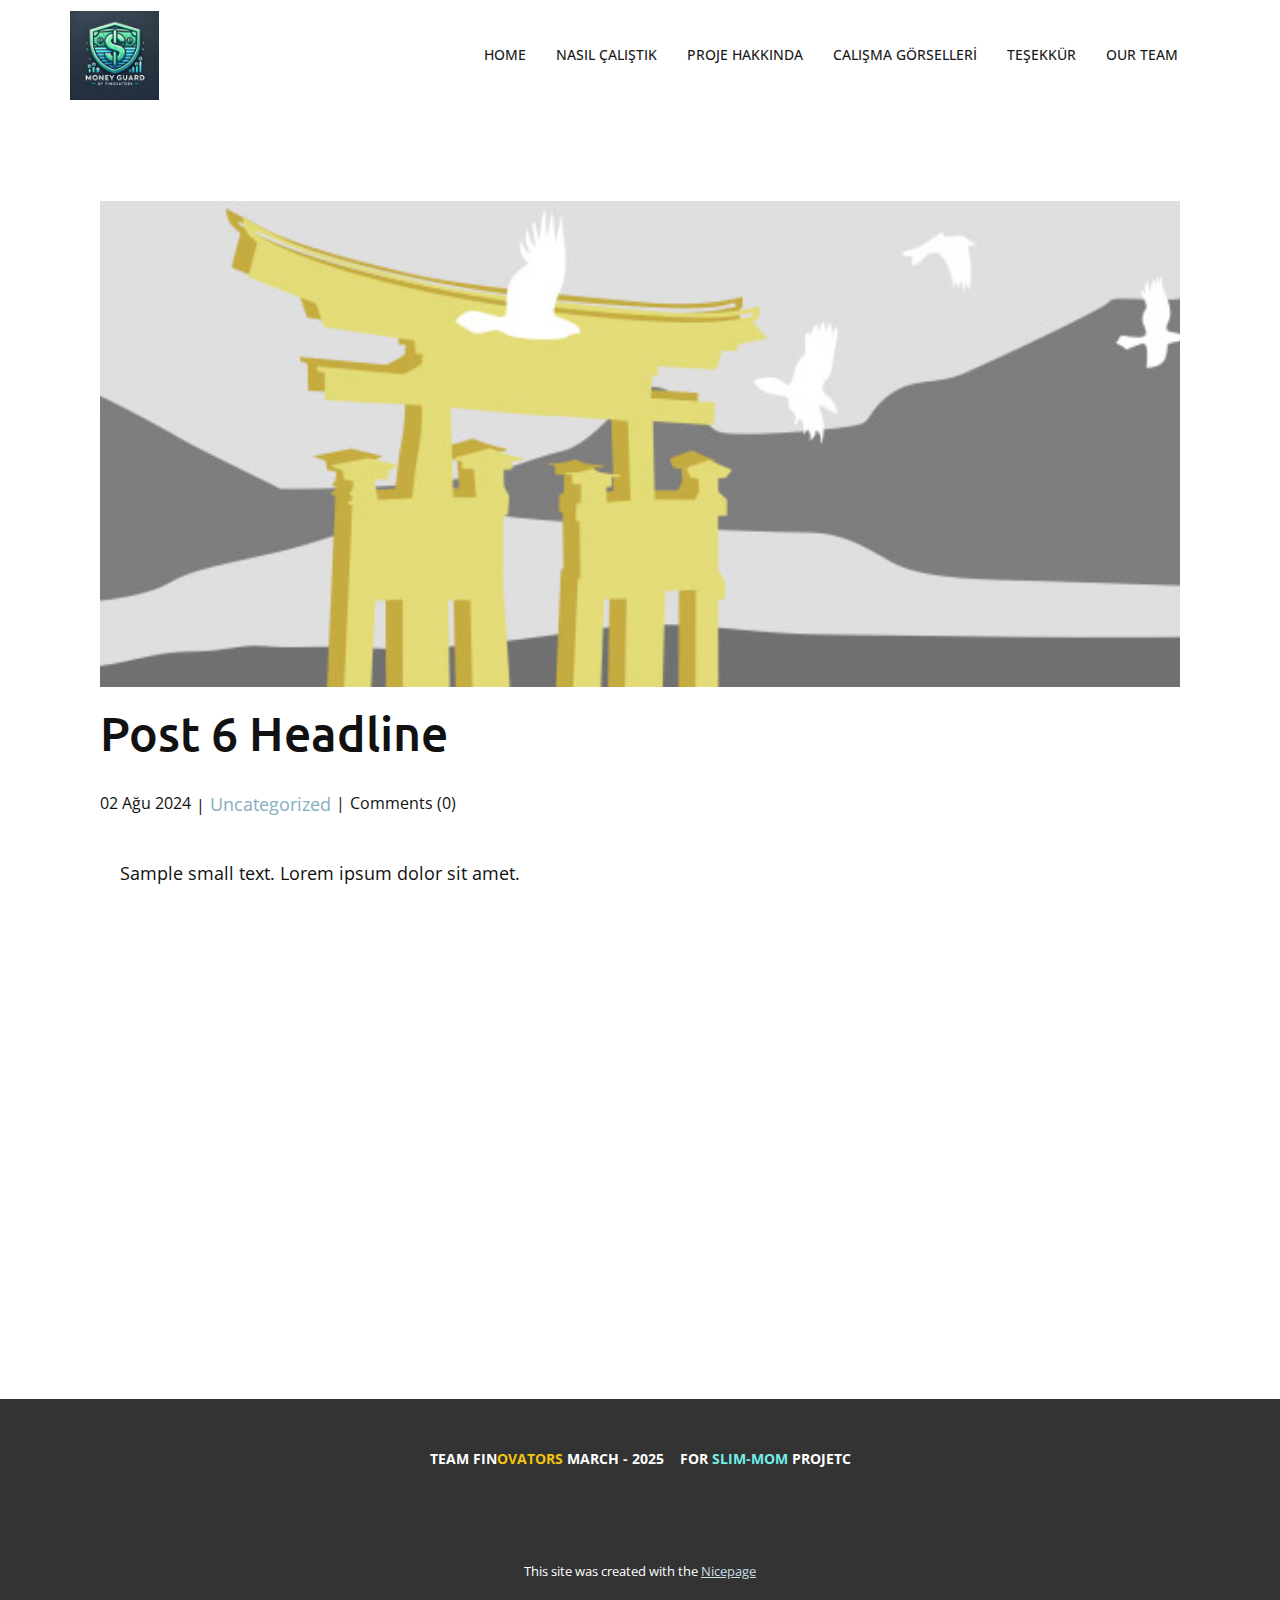
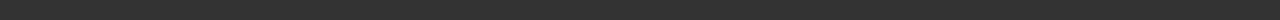
<file: blog/post-5.html>
<!DOCTYPE html>
<html style="font-size: 16px;" lang="tr"><head>
    <meta name="viewport" content="width=device-width, initial-scale=1.0">
    <meta charset="utf-8">
    <meta name="keywords" content="Gönderi 1 Başlık">
    <meta name="description" content="">
    <title>Post 6 Headline</title>
    <link rel="stylesheet" href="../nicepage.css" media="screen">
<link rel="stylesheet" href="../Post-Template.css" media="screen">
    <script class="u-script" type="text/javascript" src="../jquery.js" defer=""></script>
    <script class="u-script" type="text/javascript" src="../nicepage.js" defer=""></script>
    <meta name="generator" content="Nicepage 7.6.4, nicepage.com">
    
    
    
    <link id="u-theme-google-font" rel="stylesheet" href="https://fonts.googleapis.com/css?family=Ubuntu:300,300i,400,400i,500,500i,700,700i|Open+Sans:300,300i,400,400i,500,500i,600,600i,700,700i,800,800i">
    <script type="application/ld+json">{
		"@context": "http://schema.org",
		"@type": "Organization",
		"name": "",
		"logo": "images/192614359.jpeg"
}</script>
    <meta name="theme-color" content="#86afc0">
  <meta data-intl-tel-input-cdn-path="intlTelInput/"></head>
  <body data-path-to-root="./" data-include-products="false" class="u-body u-xl-mode" data-lang="tr"><header class="u-clearfix u-header u-sticky-388f" id="sec-0168" data-animation-name="" data-animation-duration="0" data-animation-delay="0" data-animation-direction=""><div class="u-clearfix u-sheet u-valign-middle-lg u-valign-middle-md u-valign-middle-sm u-valign-middle-xs u-sheet-1">
        <a href="#" class="u-image u-logo u-image-1" data-image-width="200" data-image-height="200">
          <img src="../images/192614359.jpeg" class="u-logo-image u-logo-image-1">
        </a>
        <nav class="u-menu u-menu-one-level u-offcanvas u-menu-1">
          <div class="menu-collapse" style="font-size: 0.875rem; letter-spacing: 0px; text-transform: uppercase; font-weight: 500;">
            <a class="u-button-style u-custom-active-border-color u-custom-border u-custom-border-color u-custom-borders u-custom-hover-border-color u-custom-left-right-menu-spacing u-custom-padding-bottom u-custom-text-active-color u-custom-text-color u-custom-text-hover-color u-custom-top-bottom-menu-spacing u-hamburger-link u-nav-link u-text-active-palette-1-base u-text-hover-palette-2-base" href="#">
              <svg class="u-svg-link" viewBox="0 0 24 24"><use xlink:href="#menu-hamburger"></use></svg>
              <svg class="u-svg-content" version="1.1" id="menu-hamburger" viewBox="0 0 16 16" x="0px" y="0px" xmlns:xlink="http://www.w3.org/1999/xlink" xmlns="http://www.w3.org/2000/svg"><g><rect y="1" width="16" height="2"></rect><rect y="7" width="16" height="2"></rect><rect y="13" width="16" height="2"></rect>
</g></svg>
            </a>
          </div>
          <div class="u-custom-menu u-nav-container">
            <ul class="u-nav u-spacing-30 u-unstyled u-nav-1"><li class="u-nav-item"><a class="u-border-1 u-border-active-palette-1-base u-border-hover-palette-1-base u-border-no-left u-border-no-right u-border-no-top u-button-style u-nav-link u-text-active-grey-90 u-text-grey-90 u-text-hover-grey-90" href="../#carousel_3dba" data-page-id="3820214" style="padding: 10px 0px;">HOME</a>
</li><li class="u-nav-item"><a class="u-border-1 u-border-active-palette-1-base u-border-hover-palette-1-base u-border-no-left u-border-no-right u-border-no-top u-button-style u-nav-link u-text-active-grey-90 u-text-grey-90 u-text-hover-grey-90" href="../#block-1" data-page-id="3820214" style="padding: 10px 0px;">NASIL ÇALIŞTIK</a>
</li><li class="u-nav-item"><a class="u-border-1 u-border-active-palette-1-base u-border-hover-palette-1-base u-border-no-left u-border-no-right u-border-no-top u-button-style u-nav-link u-text-active-grey-90 u-text-grey-90 u-text-hover-grey-90" href="../#carousel_82e8" data-page-id="3820214" style="padding: 10px 0px;">PROJE HAKKINDA</a>
</li><li class="u-nav-item"><a class="u-border-1 u-border-active-palette-1-base u-border-hover-palette-1-base u-border-no-left u-border-no-right u-border-no-top u-button-style u-nav-link u-text-active-grey-90 u-text-grey-90 u-text-hover-grey-90" href="../#carousel_1fd3" data-page-id="3820214" style="padding: 10px 0px;">CALIŞMA GÖRSELLERİ</a>
</li><li class="u-nav-item"><a class="u-border-1 u-border-active-palette-1-base u-border-hover-palette-1-base u-border-no-left u-border-no-right u-border-no-top u-button-style u-nav-link u-text-active-grey-90 u-text-grey-90 u-text-hover-grey-90" href="../#carousel_8047" data-page-id="3820214" style="padding: 10px 0px;">TEŞEKKÜR</a>
</li><li class="u-nav-item"><a class="u-border-1 u-border-active-palette-1-base u-border-hover-palette-1-base u-border-no-left u-border-no-right u-border-no-top u-button-style u-nav-link u-text-active-grey-90 u-text-grey-90 u-text-hover-grey-90" href="../#carousel_76a1" data-page-id="3820214" style="padding: 10px 0px;">OUR TEAM</a>
</li></ul>
          </div>
          <div class="u-custom-menu u-nav-container-collapse">
            <div class="u-black u-container-style u-inner-container-layout u-opacity u-opacity-95 u-sidenav">
              <div class="u-inner-container-layout u-sidenav-overflow">
                <div class="u-menu-close"></div>
                <ul class="u-align-center u-nav u-popupmenu-items u-unstyled u-nav-2"><li class="u-nav-item"><a class="u-button-style u-nav-link" href="../#carousel_3dba" data-page-id="3820214">HOME</a>
</li><li class="u-nav-item"><a class="u-button-style u-nav-link" href="../#block-1" data-page-id="3820214">NASIL ÇALIŞTIK</a>
</li><li class="u-nav-item"><a class="u-button-style u-nav-link" href="../#carousel_82e8" data-page-id="3820214">PROJE HAKKINDA</a>
</li><li class="u-nav-item"><a class="u-button-style u-nav-link" href="../#carousel_1fd3" data-page-id="3820214">CALIŞMA GÖRSELLERİ</a>
</li><li class="u-nav-item"><a class="u-button-style u-nav-link" href="../#carousel_8047" data-page-id="3820214">TEŞEKKÜR</a>
</li><li class="u-nav-item"><a class="u-button-style u-nav-link" href="../#carousel_76a1" data-page-id="3820214">OUR TEAM</a>
</li></ul>
              </div>
            </div>
            <div class="u-black u-menu-overlay u-opacity u-opacity-70"></div>
          </div>
        </nav>
      </div></header>
    <section class="u-align-center u-clearfix u-section-1" id="block-1">
      <div class="u-clearfix u-sheet u-valign-middle-md u-valign-middle-sm u-valign-middle-xs u-sheet-1"><!--post_details--><!--post_details_options_json--><!--{"source":""}--><!--/post_details_options_json--><!--blog_post-->
        <div class="u-container-style u-expanded-width u-post-details u-post-details-1">
          <div class="u-container-layout u-valign-middle u-container-layout-1"><!--blog_post_image-->
            <img alt="" class="u-blog-control u-expanded-width u-image u-image-default u-image-1" src="../images/8ad73f3c.jpeg"><!--/blog_post_image--><!--blog_post_header-->
            <h2 class="u-blog-control u-text u-text-1">Post 6 Headline</h2><!--/blog_post_header--><!--blog_post_metadata-->
            <div class="u-blog-control u-metadata u-metadata-1"><!--blog_post_metadata_date-->
              <span class="u-meta-date u-meta-icon">02 Ağu 2024</span><!--/blog_post_metadata_date--><!--blog_post_metadata_category-->
              <span class="u-meta-category u-meta-icon"><a href="../blog/blog.html#/blog-1///">Uncategorized</a></span><!--/blog_post_metadata_category--><!--blog_post_metadata_comments-->
              <span class="u-meta-comments u-meta-icon"><!--blog_post_metadata_comments_content-->Comments (0)<!--/blog_post_metadata_comments_content--></span><!--/blog_post_metadata_comments-->
            </div><!--/blog_post_metadata--><!--blog_post_content-->
            <div class="u-align-justify u-blog-control u-post-content u-text u-text-2 fr-view">
  <p>
    <meta name="viewport" content="width=device-width, initial-scale=1.0">
    <meta charset="utf-8">
    <meta name="keywords" content=""><meta name="description" content="">
    <title></title>
    <link rel="stylesheet" href="/nicepage.css" media="screen" class="u-static-style"><link rel="stylesheet" href="/nicepage.css" media="screen">
    <script class="u-script" type="text/javascript" src="//capp.nicepage.com/assets/jquery-1.9.1.min.js" defer=""></script>
    <script class="u-script" type="text/javascript" src="//capp.nicepage.com/8f4ce5d7b727c50915fc4e24ada5d7f98a61d49d/nicepage.js" defer=""></script>
</p><section class="u-clearfix u-valign-top u-block-2d82-1" custom-posts-hash="T" data-section-properties="{&quot;margin&quot;:&quot;none&quot;,&quot;stretch&quot;:true}" data-id="2d82" data-posts-content="[{'images':[],'maps':[],'videos':[],'icons':[],'textWidth':'','textHeight':'','id':1,'headingProp':'h3','textProp':'text'}]" style="min-height: 500px">
  <div class="u-clearfix u-rich-text u-text u-block-2d82-4" data-state="{&quot;margin-top&quot;:{&quot;shouldApplyDefaultMargins&quot;:{&quot;XL&quot;:false,&quot;LG&quot;:false,&quot;MD&quot;:false,&quot;SM&quot;:true,&quot;XS&quot;:true},&quot;parentVerticalAlign&quot;:{&quot;XL&quot;:&quot;top&quot;,&quot;LG&quot;:&quot;top&quot;,&quot;MD&quot;:&quot;top&quot;,&quot;SM&quot;:&quot;top&quot;,&quot;XS&quot;:&quot;top&quot;}},&quot;margin-bottom&quot;:{&quot;shouldApplyDefaultMargins&quot;:{&quot;XL&quot;:false,&quot;LG&quot;:false,&quot;MD&quot;:false,&quot;SM&quot;:true,&quot;XS&quot;:true},&quot;parentVerticalAlign&quot;:{&quot;XL&quot;:&quot;top&quot;,&quot;LG&quot;:&quot;top&quot;,&quot;MD&quot;:&quot;top&quot;,&quot;SM&quot;:&quot;top&quot;,&quot;XS&quot;:&quot;top&quot;}}}" style="padding-left: 20px; padding-right: 20px">
  Sample small text. Lorem ipsum dolor sit amet.
  </div>
  <style data-mode="XL">@media (min-width: 1200px) {
  .u-block-2d82-1 {
    min-height: 500px;
  }
  .u-block-2d82-4 {
    padding-left: 20px;
    padding-right: 20px;
  }
}</style>
  <style data-mode="LG">@media (max-width: 1199px) and (min-width: 992px) {
  .u-block-2d82-1 {
    min-height: 500px;
  }
  .u-block-2d82-4 {
    padding-left: 20px;
    padding-right: 20px;
  }
}</style>
  <style data-mode="MD">@media (max-width: 991px) and (min-width: 768px) {
  .u-block-2d82-1 {
    min-height: 500px;
  }
  .u-block-2d82-4 {
    padding-left: 20px;
    padding-right: 20px;
  }
}</style>
  <style data-mode="SM">@media (max-width: 767px) and (min-width: 576px) {
  .u-block-2d82-1 {
    min-height: 500px;
  }
  .u-block-2d82-4 {
    padding-left: 20px;
    padding-right: 20px;
    margin-top: 60px;
    margin-bottom: 60px;
  }
}</style>
  <style data-mode="XS">@media (max-width: 575px) {
  .u-block-2d82-1 {
    min-height: 500px;
  }
  .u-block-2d82-4 {
    padding-left: 20px;
    padding-right: 20px;
    margin-top: 60px;
    margin-bottom: 60px;
  }
}</style>
</section>
<p></p>
  </div><!--/blog_post_content-->
          </div>
        </div><!--/blog_post--><!--/post_details-->
      </div>
    </section>
    
    
    
    <footer class="u-align-center u-clearfix u-footer u-grey-80 u-footer" id="sec-143b"><div class="u-clearfix u-sheet u-valign-middle u-sheet-1">
        <p class="u-small-text u-text u-text-variant u-text-1">TEAM FIN<span class="u-text-palette-3-base">OVATORS </span> MARCH - 2025&nbsp; &nbsp; FOR<span class="u-text-palette-4-light-1"> SLIM-MOM</span> PROJETC
        </p>
      </div></footer>
    <section class="u-backlink u-clearfix u-grey-80">
      <p class="u-text">
        <span>This site was created with the </span>
        <a class="u-link" href="https://nicepage.com/" target="_blank" rel="nofollow">
          <span>Nicepage</span>
        </a>
      </p>
    </section>
  
</body></html>
</file>
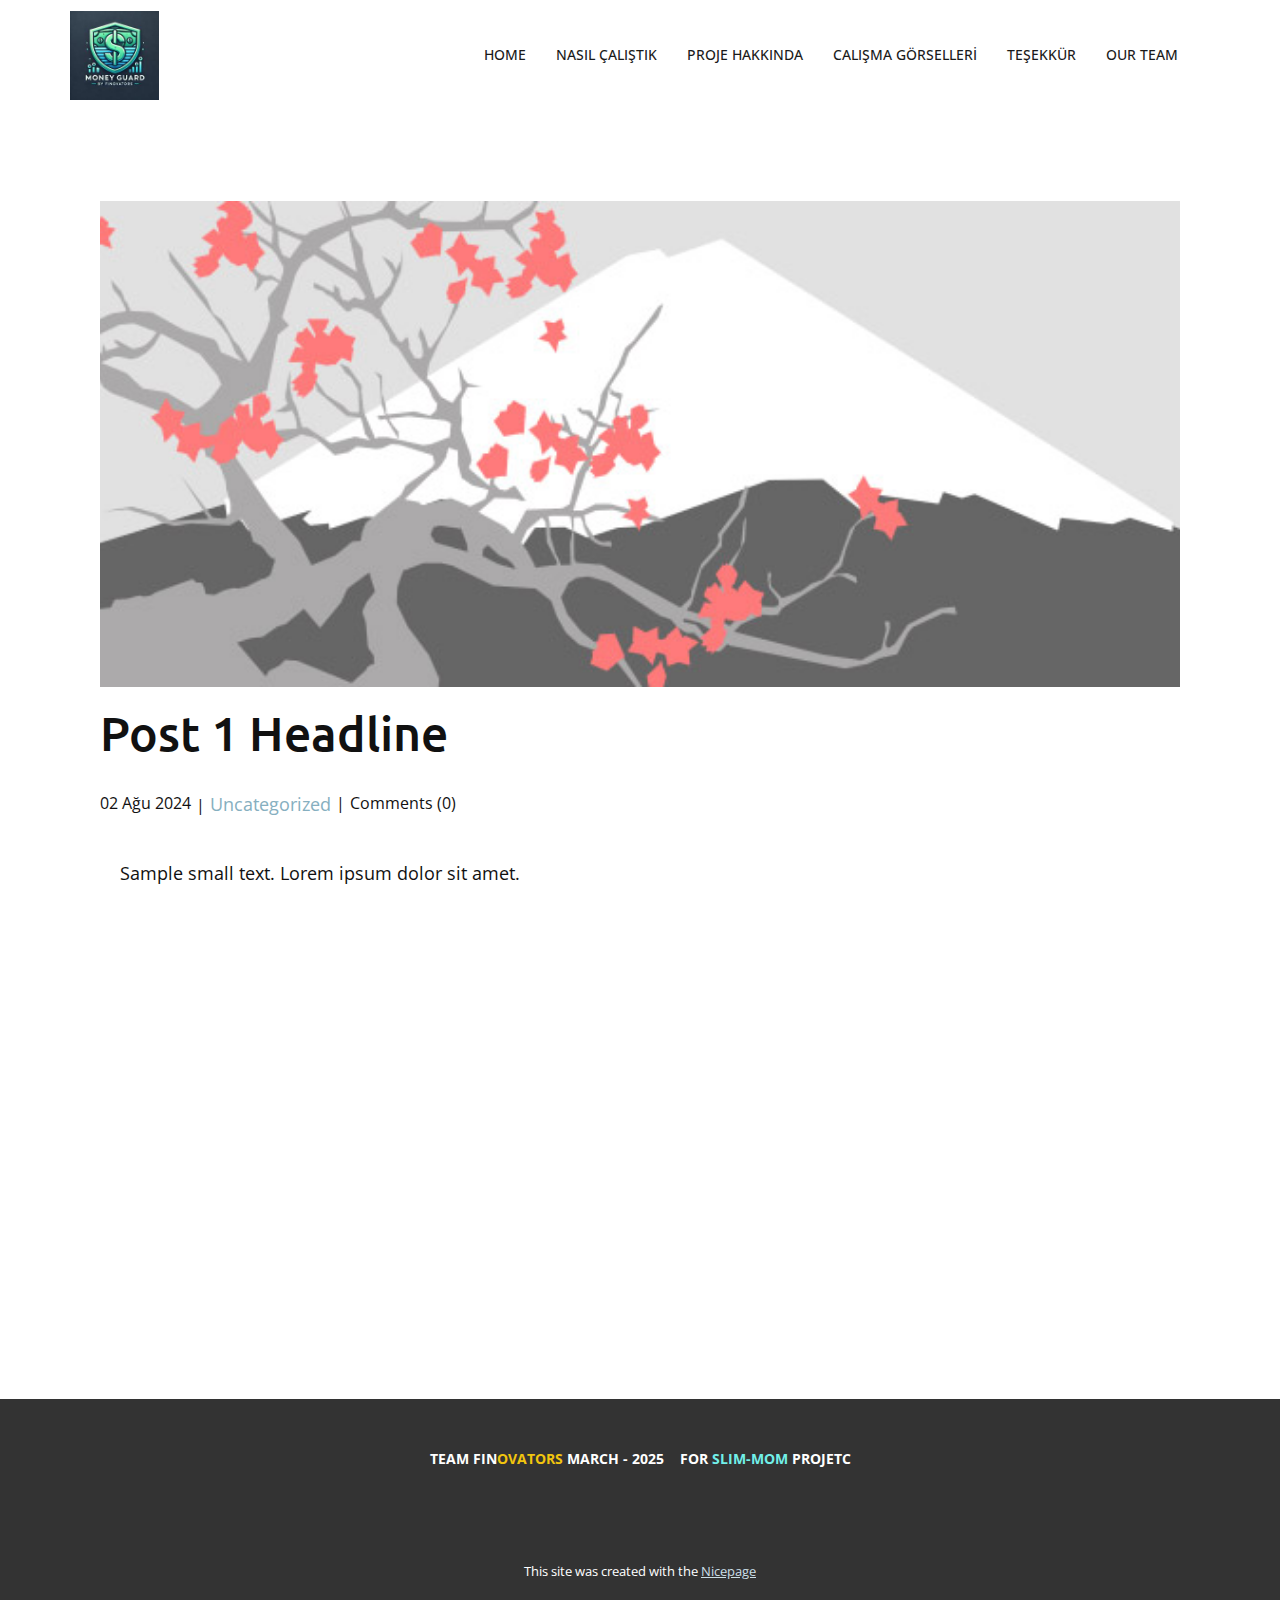
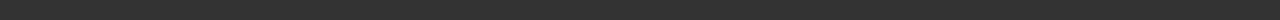
<file: blog/post.html>
<!DOCTYPE html>
<html style="font-size: 16px;" lang="tr"><head>
    <meta name="viewport" content="width=device-width, initial-scale=1.0">
    <meta charset="utf-8">
    <meta name="keywords" content="Gönderi 1 Başlık">
    <meta name="description" content="">
    <title>Post 1 Headline</title>
    <link rel="stylesheet" href="../nicepage.css" media="screen">
<link rel="stylesheet" href="../Post-Template.css" media="screen">
    <script class="u-script" type="text/javascript" src="../jquery.js" defer=""></script>
    <script class="u-script" type="text/javascript" src="../nicepage.js" defer=""></script>
    <meta name="generator" content="Nicepage 7.6.4, nicepage.com">
    
    
    
    <link id="u-theme-google-font" rel="stylesheet" href="https://fonts.googleapis.com/css?family=Ubuntu:300,300i,400,400i,500,500i,700,700i|Open+Sans:300,300i,400,400i,500,500i,600,600i,700,700i,800,800i">
    <script type="application/ld+json">{
		"@context": "http://schema.org",
		"@type": "Organization",
		"name": "",
		"logo": "images/192614359.jpeg"
}</script>
    <meta name="theme-color" content="#86afc0">
  <meta data-intl-tel-input-cdn-path="intlTelInput/"></head>
  <body data-path-to-root="./" data-include-products="false" class="u-body u-xl-mode" data-lang="tr"><header class="u-clearfix u-header u-sticky-388f" id="sec-0168" data-animation-name="" data-animation-duration="0" data-animation-delay="0" data-animation-direction=""><div class="u-clearfix u-sheet u-valign-middle-lg u-valign-middle-md u-valign-middle-sm u-valign-middle-xs u-sheet-1">
        <a href="#" class="u-image u-logo u-image-1" data-image-width="200" data-image-height="200">
          <img src="../images/192614359.jpeg" class="u-logo-image u-logo-image-1">
        </a>
        <nav class="u-menu u-menu-one-level u-offcanvas u-menu-1">
          <div class="menu-collapse" style="font-size: 0.875rem; letter-spacing: 0px; text-transform: uppercase; font-weight: 500;">
            <a class="u-button-style u-custom-active-border-color u-custom-border u-custom-border-color u-custom-borders u-custom-hover-border-color u-custom-left-right-menu-spacing u-custom-padding-bottom u-custom-text-active-color u-custom-text-color u-custom-text-hover-color u-custom-top-bottom-menu-spacing u-hamburger-link u-nav-link u-text-active-palette-1-base u-text-hover-palette-2-base" href="#">
              <svg class="u-svg-link" viewBox="0 0 24 24"><use xlink:href="#menu-hamburger"></use></svg>
              <svg class="u-svg-content" version="1.1" id="menu-hamburger" viewBox="0 0 16 16" x="0px" y="0px" xmlns:xlink="http://www.w3.org/1999/xlink" xmlns="http://www.w3.org/2000/svg"><g><rect y="1" width="16" height="2"></rect><rect y="7" width="16" height="2"></rect><rect y="13" width="16" height="2"></rect>
</g></svg>
            </a>
          </div>
          <div class="u-custom-menu u-nav-container">
            <ul class="u-nav u-spacing-30 u-unstyled u-nav-1"><li class="u-nav-item"><a class="u-border-1 u-border-active-palette-1-base u-border-hover-palette-1-base u-border-no-left u-border-no-right u-border-no-top u-button-style u-nav-link u-text-active-grey-90 u-text-grey-90 u-text-hover-grey-90" href="../#carousel_3dba" data-page-id="3820214" style="padding: 10px 0px;">HOME</a>
</li><li class="u-nav-item"><a class="u-border-1 u-border-active-palette-1-base u-border-hover-palette-1-base u-border-no-left u-border-no-right u-border-no-top u-button-style u-nav-link u-text-active-grey-90 u-text-grey-90 u-text-hover-grey-90" href="../#block-1" data-page-id="3820214" style="padding: 10px 0px;">NASIL ÇALIŞTIK</a>
</li><li class="u-nav-item"><a class="u-border-1 u-border-active-palette-1-base u-border-hover-palette-1-base u-border-no-left u-border-no-right u-border-no-top u-button-style u-nav-link u-text-active-grey-90 u-text-grey-90 u-text-hover-grey-90" href="../#carousel_82e8" data-page-id="3820214" style="padding: 10px 0px;">PROJE HAKKINDA</a>
</li><li class="u-nav-item"><a class="u-border-1 u-border-active-palette-1-base u-border-hover-palette-1-base u-border-no-left u-border-no-right u-border-no-top u-button-style u-nav-link u-text-active-grey-90 u-text-grey-90 u-text-hover-grey-90" href="../#carousel_1fd3" data-page-id="3820214" style="padding: 10px 0px;">CALIŞMA GÖRSELLERİ</a>
</li><li class="u-nav-item"><a class="u-border-1 u-border-active-palette-1-base u-border-hover-palette-1-base u-border-no-left u-border-no-right u-border-no-top u-button-style u-nav-link u-text-active-grey-90 u-text-grey-90 u-text-hover-grey-90" href="../#carousel_8047" data-page-id="3820214" style="padding: 10px 0px;">TEŞEKKÜR</a>
</li><li class="u-nav-item"><a class="u-border-1 u-border-active-palette-1-base u-border-hover-palette-1-base u-border-no-left u-border-no-right u-border-no-top u-button-style u-nav-link u-text-active-grey-90 u-text-grey-90 u-text-hover-grey-90" href="../#carousel_76a1" data-page-id="3820214" style="padding: 10px 0px;">OUR TEAM</a>
</li></ul>
          </div>
          <div class="u-custom-menu u-nav-container-collapse">
            <div class="u-black u-container-style u-inner-container-layout u-opacity u-opacity-95 u-sidenav">
              <div class="u-inner-container-layout u-sidenav-overflow">
                <div class="u-menu-close"></div>
                <ul class="u-align-center u-nav u-popupmenu-items u-unstyled u-nav-2"><li class="u-nav-item"><a class="u-button-style u-nav-link" href="../#carousel_3dba" data-page-id="3820214">HOME</a>
</li><li class="u-nav-item"><a class="u-button-style u-nav-link" href="../#block-1" data-page-id="3820214">NASIL ÇALIŞTIK</a>
</li><li class="u-nav-item"><a class="u-button-style u-nav-link" href="../#carousel_82e8" data-page-id="3820214">PROJE HAKKINDA</a>
</li><li class="u-nav-item"><a class="u-button-style u-nav-link" href="../#carousel_1fd3" data-page-id="3820214">CALIŞMA GÖRSELLERİ</a>
</li><li class="u-nav-item"><a class="u-button-style u-nav-link" href="../#carousel_8047" data-page-id="3820214">TEŞEKKÜR</a>
</li><li class="u-nav-item"><a class="u-button-style u-nav-link" href="../#carousel_76a1" data-page-id="3820214">OUR TEAM</a>
</li></ul>
              </div>
            </div>
            <div class="u-black u-menu-overlay u-opacity u-opacity-70"></div>
          </div>
        </nav>
      </div></header>
    <section class="u-align-center u-clearfix u-section-1" id="block-1">
      <div class="u-clearfix u-sheet u-valign-middle-md u-valign-middle-sm u-valign-middle-xs u-sheet-1"><!--post_details--><!--post_details_options_json--><!--{"source":""}--><!--/post_details_options_json--><!--blog_post-->
        <div class="u-container-style u-expanded-width u-post-details u-post-details-1">
          <div class="u-container-layout u-valign-middle u-container-layout-1"><!--blog_post_image-->
            <img alt="" class="u-blog-control u-expanded-width u-image u-image-default u-image-1" src="../images/0fd3416c.jpeg"><!--/blog_post_image--><!--blog_post_header-->
            <h2 class="u-blog-control u-text u-text-1">Post 1 Headline</h2><!--/blog_post_header--><!--blog_post_metadata-->
            <div class="u-blog-control u-metadata u-metadata-1"><!--blog_post_metadata_date-->
              <span class="u-meta-date u-meta-icon">02 Ağu 2024</span><!--/blog_post_metadata_date--><!--blog_post_metadata_category-->
              <span class="u-meta-category u-meta-icon"><a href="../blog/blog.html#/blog-1///">Uncategorized</a></span><!--/blog_post_metadata_category--><!--blog_post_metadata_comments-->
              <span class="u-meta-comments u-meta-icon"><!--blog_post_metadata_comments_content-->Comments (0)<!--/blog_post_metadata_comments_content--></span><!--/blog_post_metadata_comments-->
            </div><!--/blog_post_metadata--><!--blog_post_content-->
            <div class="u-align-justify u-blog-control u-post-content u-text u-text-2 fr-view">
  <p>
    <meta name="viewport" content="width=device-width, initial-scale=1.0">
    <meta charset="utf-8">
    <meta name="keywords" content=""><meta name="description" content="">
    <title></title>
    <link rel="stylesheet" href="/nicepage.css" media="screen" class="u-static-style"><link rel="stylesheet" href="/nicepage.css" media="screen">
    <script class="u-script" type="text/javascript" src="//capp.nicepage.com/assets/jquery-1.9.1.min.js" defer=""></script>
    <script class="u-script" type="text/javascript" src="//capp.nicepage.com/8f4ce5d7b727c50915fc4e24ada5d7f98a61d49d/nicepage.js" defer=""></script>
</p><section class="u-clearfix u-valign-top u-block-cb45-1" custom-posts-hash="T" data-section-properties="{&quot;margin&quot;:&quot;none&quot;,&quot;stretch&quot;:true}" data-id="cb45" data-posts-content="[{'images':[],'maps':[],'videos':[],'icons':[],'textWidth':'','textHeight':'','id':1,'headingProp':'h3','textProp':'text'}]" style="min-height: 500px">
  <div class="u-clearfix u-rich-text u-text u-block-cb45-4" data-state="{&quot;margin-top&quot;:{&quot;shouldApplyDefaultMargins&quot;:{&quot;XL&quot;:false,&quot;LG&quot;:false,&quot;MD&quot;:false,&quot;SM&quot;:true,&quot;XS&quot;:true},&quot;parentVerticalAlign&quot;:{&quot;XL&quot;:&quot;top&quot;,&quot;LG&quot;:&quot;top&quot;,&quot;MD&quot;:&quot;top&quot;,&quot;SM&quot;:&quot;top&quot;,&quot;XS&quot;:&quot;top&quot;}},&quot;margin-bottom&quot;:{&quot;shouldApplyDefaultMargins&quot;:{&quot;XL&quot;:false,&quot;LG&quot;:false,&quot;MD&quot;:false,&quot;SM&quot;:true,&quot;XS&quot;:true},&quot;parentVerticalAlign&quot;:{&quot;XL&quot;:&quot;top&quot;,&quot;LG&quot;:&quot;top&quot;,&quot;MD&quot;:&quot;top&quot;,&quot;SM&quot;:&quot;top&quot;,&quot;XS&quot;:&quot;top&quot;}}}" style="padding-left: 20px; padding-right: 20px">
  Sample small text. Lorem ipsum dolor sit amet.
  </div>
  <style data-mode="XL">@media (min-width: 1200px) {
  .u-block-cb45-1 {
    min-height: 500px;
  }
  .u-block-cb45-4 {
    padding-left: 20px;
    padding-right: 20px;
  }
}</style>
  <style data-mode="LG">@media (max-width: 1199px) and (min-width: 992px) {
  .u-block-cb45-1 {
    min-height: 500px;
  }
  .u-block-cb45-4 {
    padding-left: 20px;
    padding-right: 20px;
  }
}</style>
  <style data-mode="MD">@media (max-width: 991px) and (min-width: 768px) {
  .u-block-cb45-1 {
    min-height: 500px;
  }
  .u-block-cb45-4 {
    padding-left: 20px;
    padding-right: 20px;
  }
}</style>
  <style data-mode="SM">@media (max-width: 767px) and (min-width: 576px) {
  .u-block-cb45-1 {
    min-height: 500px;
  }
  .u-block-cb45-4 {
    padding-left: 20px;
    padding-right: 20px;
    margin-top: 60px;
    margin-bottom: 60px;
  }
}</style>
  <style data-mode="XS">@media (max-width: 575px) {
  .u-block-cb45-1 {
    min-height: 500px;
  }
  .u-block-cb45-4 {
    padding-left: 20px;
    padding-right: 20px;
    margin-top: 60px;
    margin-bottom: 60px;
  }
}</style>
</section>
<p></p>
  </div><!--/blog_post_content-->
          </div>
        </div><!--/blog_post--><!--/post_details-->
      </div>
    </section>
    
    
    
    <footer class="u-align-center u-clearfix u-footer u-grey-80 u-footer" id="sec-143b"><div class="u-clearfix u-sheet u-valign-middle u-sheet-1">
        <p class="u-small-text u-text u-text-variant u-text-1">TEAM FIN<span class="u-text-palette-3-base">OVATORS </span> MARCH - 2025&nbsp; &nbsp; FOR<span class="u-text-palette-4-light-1"> SLIM-MOM</span> PROJETC
        </p>
      </div></footer>
    <section class="u-backlink u-clearfix u-grey-80">
      <p class="u-text">
        <span>This site was created with the </span>
        <a class="u-link" href="https://nicepage.com/" target="_blank" rel="nofollow">
          <span>Nicepage</span>
        </a>
      </p>
    </section>
  
</body></html>
</file>
